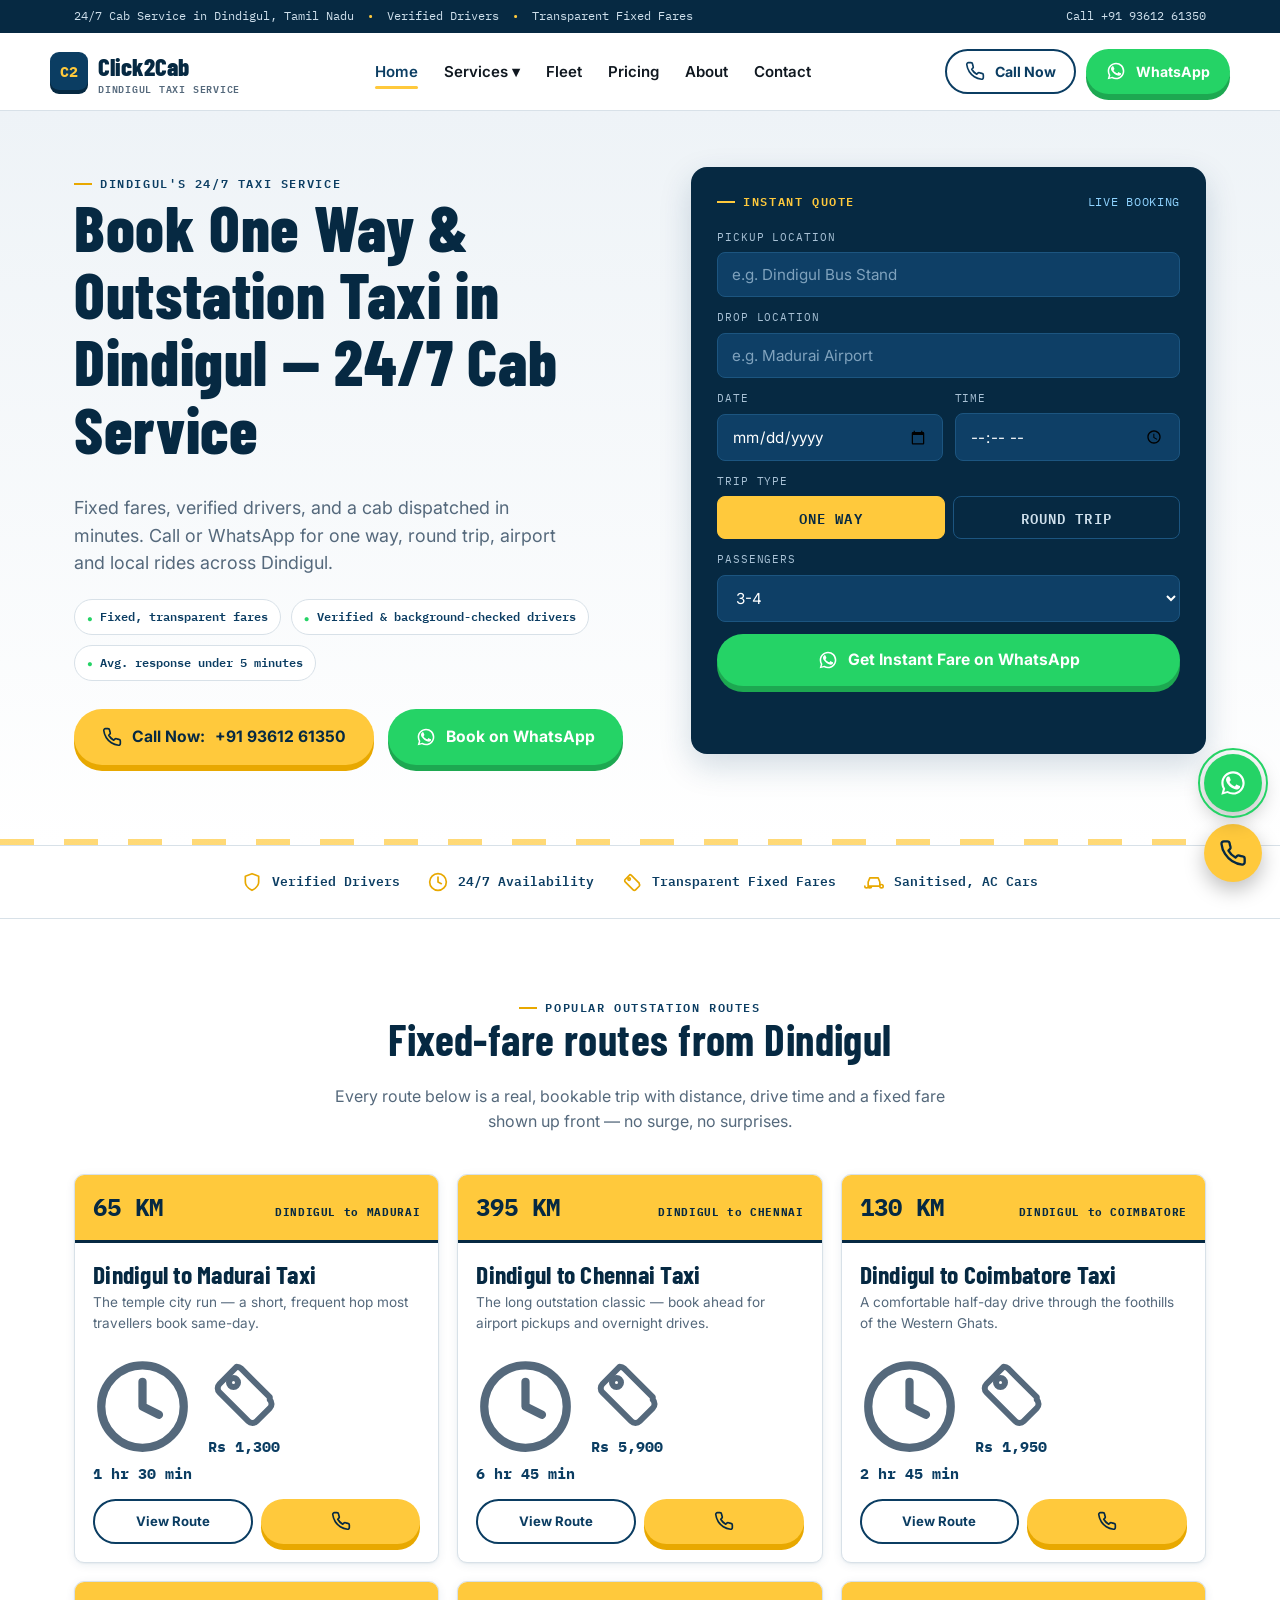
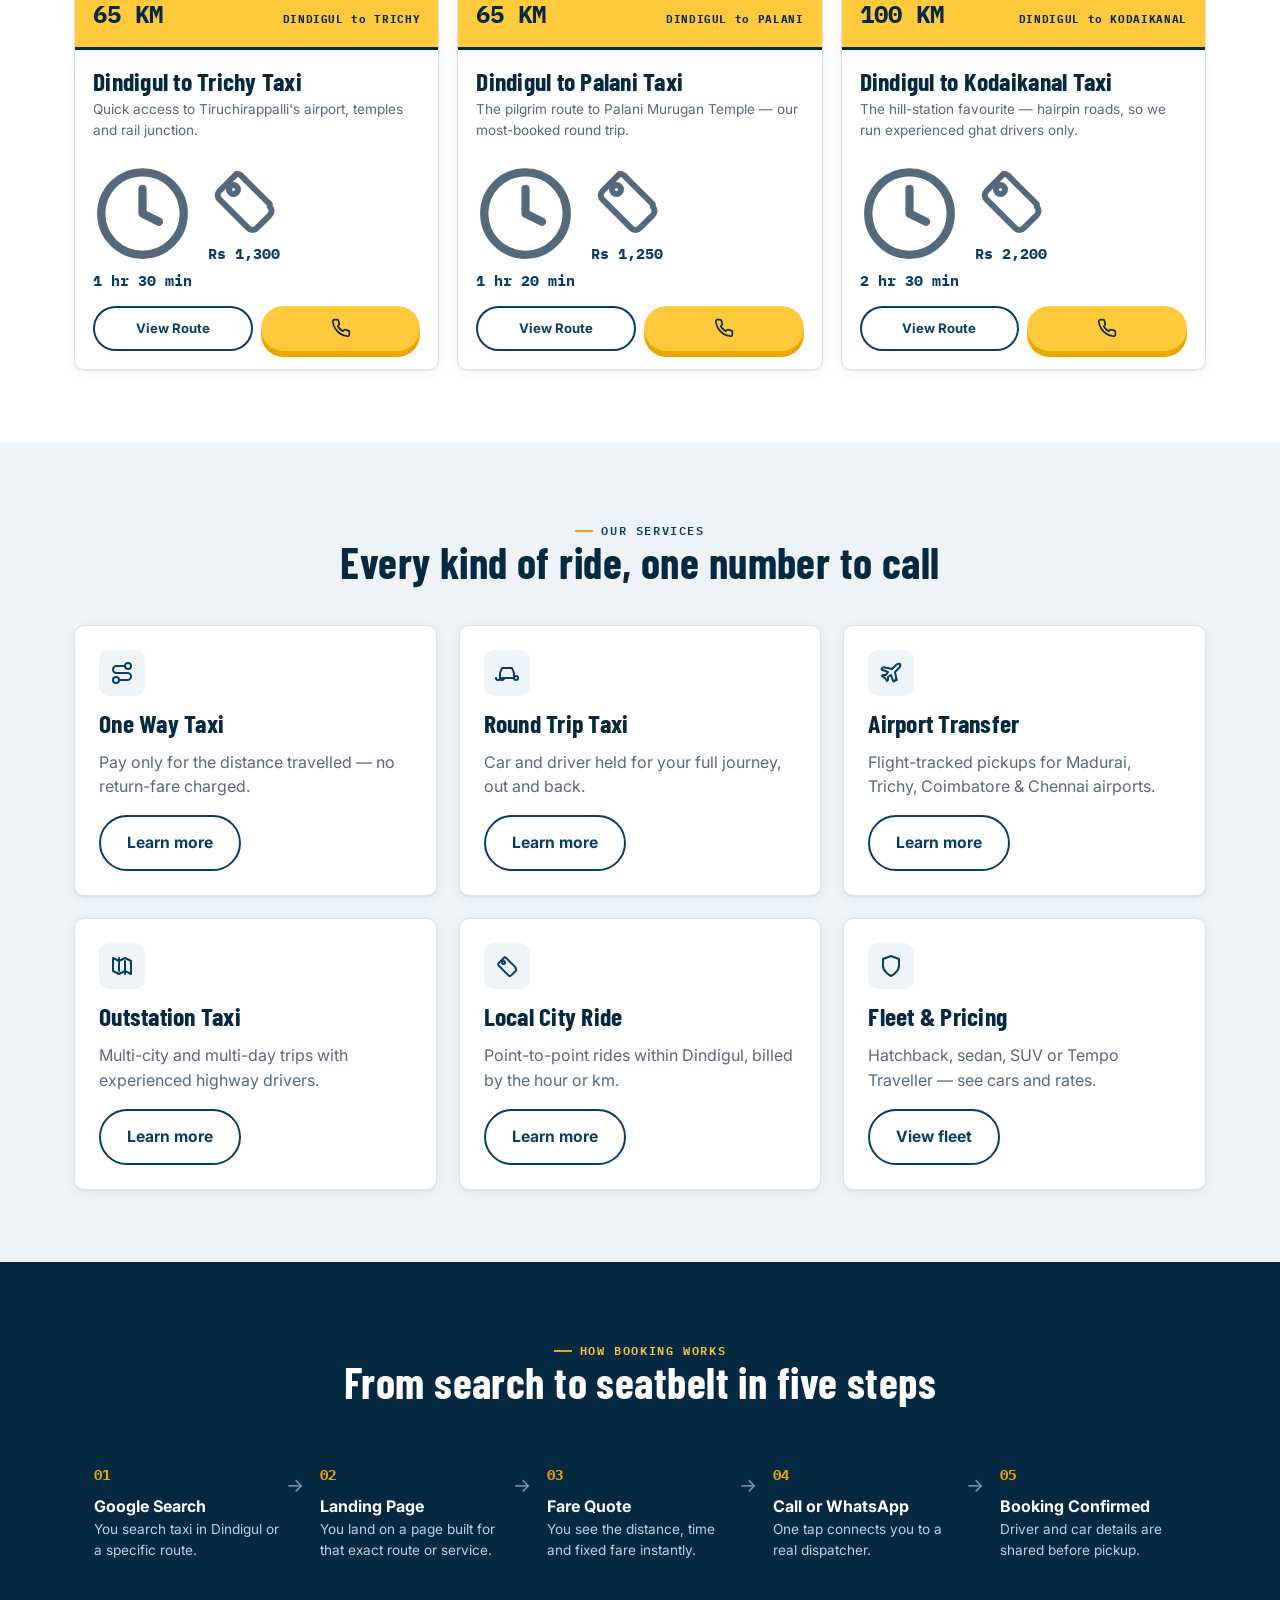
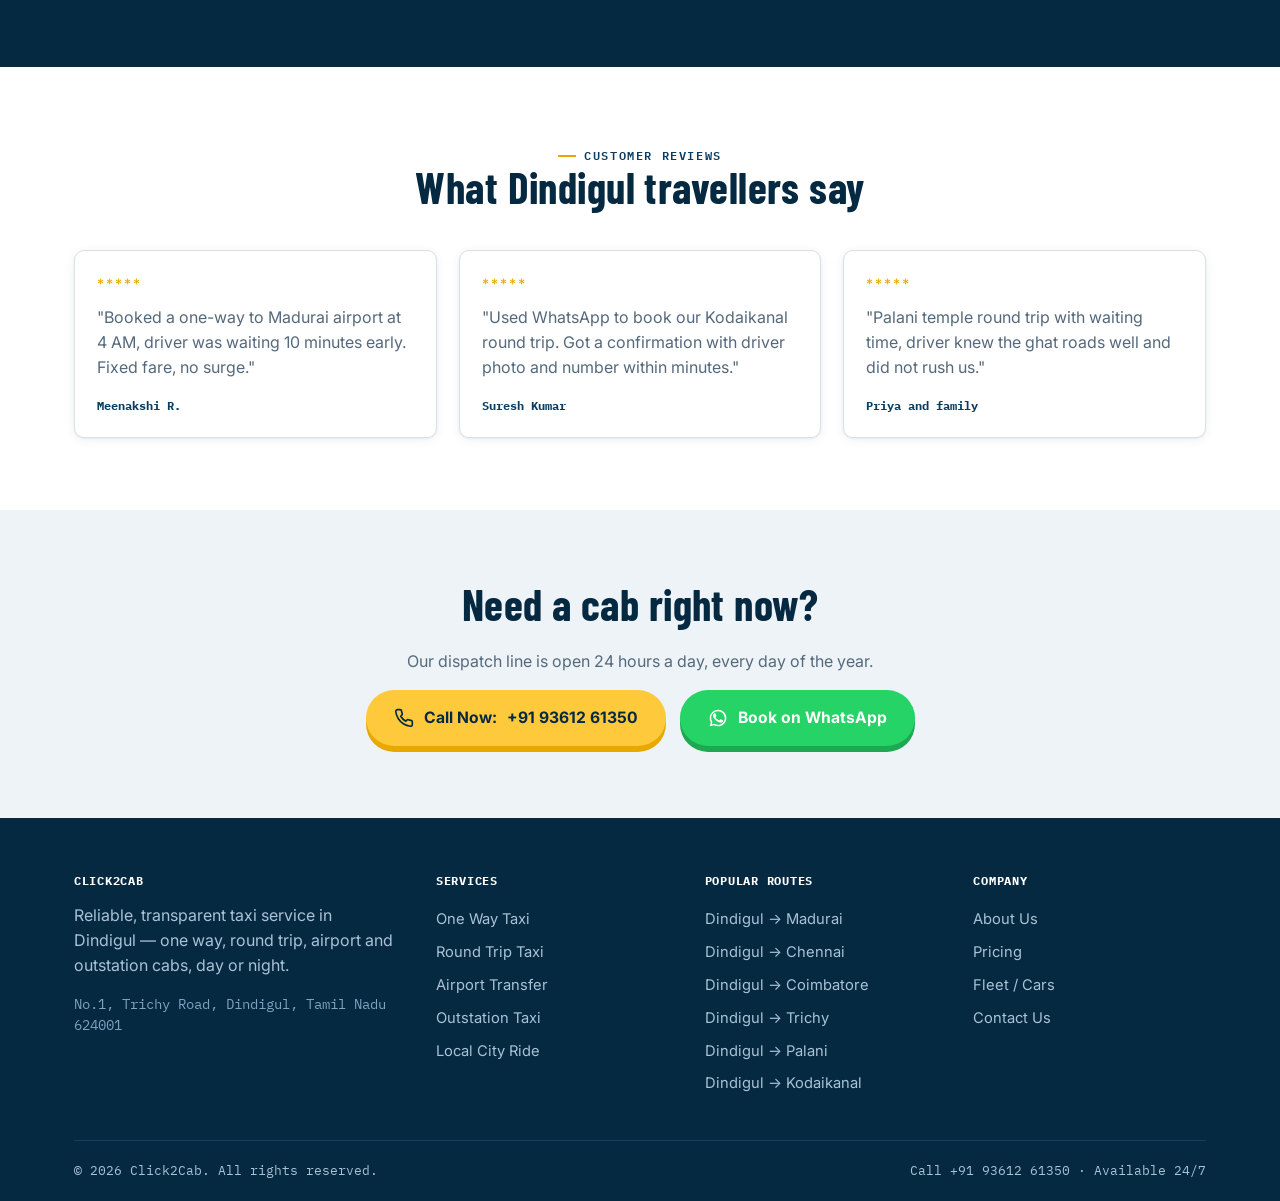
<file: click2cab-updated-number/index.html>
<!DOCTYPE html>
<!--
  CLICK2CAB WEBSITE
  ------------------
  New to this code? Start with README.md in this folder — it explains,
  in plain English, how to change the phone number, colors, fonts and
  text without breaking anything.
-->

<html lang="en">
<head>
<meta charset="UTF-8">
<meta name="viewport" content="width=device-width, initial-scale=1.0">
<title>Dindigul Taxi Service | One Way & Outstation Cab Booking - Click2Cab</title>
<meta name="description" content="Book a taxi in Dindigul in minutes. Fixed fares for one way, round trip, airport and outstation cabs to Madurai, Chennai, Coimbatore, Trichy, Palani & Kodaikanal. Call or WhatsApp, 24/7.">
<link rel="canonical" href="https://www.click2cab.in/">
<meta name="theme-color" content="#0B3D62">

<!-- Open Graph -->
<meta property="og:type" content="website">
<meta property="og:title" content="Dindigul Taxi Service | One Way & Outstation Cab Booking - Click2Cab">
<meta property="og:description" content="Book a taxi in Dindigul in minutes. Fixed fares for one way, round trip, airport and outstation cabs to Madurai, Chennai, Coimbatore, Trichy, Palani & Kodaikanal. Call or WhatsApp, 24/7.">
<meta property="og:url" content="https://www.click2cab.in/">
<meta property="og:site_name" content="Click2Cab">
<meta property="og:image" content="https://www.click2cab.in/images/og-image.jpg">
<meta name="twitter:card" content="summary_large_image">
<meta name="twitter:title" content="Dindigul Taxi Service | One Way & Outstation Cab Booking - Click2Cab">
<meta name="twitter:description" content="Book a taxi in Dindigul in minutes. Fixed fares for one way, round trip, airport and outstation cabs to Madurai, Chennai, Coimbatore, Trichy, Palani & Kodaikanal. Call or WhatsApp, 24/7.">

<link rel="icon" href="data:image/svg+xml,<svg xmlns=%22http://www.w3.org/2000/svg%22 viewBox=%220 0 100 100%22><rect width=%22100%22 height=%22100%22 rx=%2220%22 fill=%22%230B3D62%22/><text x=%2250%22 y=%2266%22 font-size=%2250%22 text-anchor=%22middle%22 fill=%22%23FFC93C%22 font-family=%22monospace%22 font-weight=%22bold%22>C2</text></svg>">
<link rel="stylesheet" href="css/style.css">
<script type="application/ld+json">{"@context": "https://schema.org", "@type": "TaxiService", "name": "Click2Cab", "image": "https://www.click2cab.in/images/og-image.jpg", "url": "https://www.click2cab.in", "telephone": "+919361261350", "priceRange": "₹₹", "address": {"@type": "PostalAddress", "streetAddress": "No.1, Trichy Road, Dindigul, Tamil Nadu 624001", "addressLocality": "Dindigul", "addressRegion": "Tamil Nadu", "postalCode": "624001", "addressCountry": "IN"}, "areaServed": "Dindigul, Tamil Nadu", "openingHoursSpecification": {"@type": "OpeningHoursSpecification", "dayOfWeek": ["Monday", "Tuesday", "Wednesday", "Thursday", "Friday", "Saturday", "Sunday"], "opens": "00:00", "closes": "23:59"}}</script>
<script type="application/ld+json">{"@context": "https://schema.org", "@type": "WebSite", "name": "Click2Cab", "url": "https://www.click2cab.in"}</script>
</head>
<body>

<!-- ============================================================
     SITE HEADER
     The top strip + logo + navigation menu. Identical on every page,
     so copy any change here into the other HTML files too.
     ============================================================ -->
<header class="site-header">
  <div class="topbar">
  <div class="container">
    <div>24/7 Cab Service in Dindigul, Tamil Nadu <span class="dot">•</span> Verified Drivers <span class="dot">•</span> Transparent Fixed Fares</div>
    <div class="flex gap-12">
      <a href="tel:+919361261350">Call <span class="js-phone-display">+91 93612 61350</span></a>
    </div>
  </div>
</div>
  <div class="container nav-wrap">
    <a class="logo" href="index.html"><span class="mark">C2</span><span>Click2Cab<span class="tag">DINDIGUL TAXI SERVICE</span></span></a>
    <nav class="primary-nav"><ul><li><a class="active" href="index.html">Home</a></li><li class="has-dropdown"><a href="outstation-taxi.html">Services ▾</a><ul class="dropdown"><li><a href="one-way-taxi.html">One Way Taxi</a></li><li><a href="round-trip-taxi.html">Round Trip Taxi</a></li><li><a href="airport-transfer.html">Airport Transfer</a></li><li><a href="outstation-taxi.html">Outstation Taxi</a></li><li><a href="local-city-ride.html">Local City Ride</a></li></ul></li><li><a class="" href="fleet.html">Fleet</a></li><li><a class="" href="pricing.html">Pricing</a></li><li><a class="" href="about.html">About</a></li><li><a class="" href="contact.html">Contact</a></li></ul></nav>
    <div class="nav-cta">
      <a class="btn btn-outline" href="tel:+919361261350"><svg viewBox="0 0 24 24" fill="none" stroke="currentColor" stroke-width="2" stroke-linecap="round" stroke-linejoin="round"><path d="M22 16.92v3a2 2 0 0 1-2.18 2 19.79 19.79 0 0 1-8.63-3.07 19.5 19.5 0 0 1-6-6 19.79 19.79 0 0 1-3.07-8.67A2 2 0 0 1 4.11 2h3a2 2 0 0 1 2 1.72c.127.96.361 1.903.7 2.81a2 2 0 0 1-.45 2.11L8.09 9.91a16 16 0 0 0 6 6l1.27-1.27a2 2 0 0 1 2.11-.45c.907.339 1.85.573 2.81.7A2 2 0 0 1 22 16.92z"/></svg> Call Now</a>
      <a class="btn btn-whatsapp" href="https://wa.me/919361261350?text=Hi%20Click2Cab,%20I%20would%20like%20to%20book%20a%20taxi." target="_blank" rel="noopener"><svg viewBox="0 0 24 24" fill="currentColor"><path d="M17.472 14.382c-.297-.149-1.758-.867-2.03-.967-.273-.099-.471-.148-.67.15-.197.297-.767.966-.94 1.164-.173.199-.347.223-.644.075-.297-.15-1.255-.463-2.39-1.475-.883-.788-1.48-1.761-1.653-2.059-.173-.297-.018-.458.13-.606.134-.133.298-.347.446-.52.149-.174.198-.298.298-.497.099-.198.05-.371-.025-.52-.075-.149-.669-1.612-.916-2.207-.242-.579-.487-.5-.669-.51-.173-.008-.371-.01-.57-.01-.198 0-.52.074-.792.372-.272.297-1.04 1.016-1.04 2.479 0 1.462 1.065 2.875 1.213 3.074.149.198 2.096 3.2 5.077 4.487.709.306 1.262.489 1.694.625.712.227 1.36.195 1.871.118.571-.085 1.758-.719 2.006-1.413.248-.694.248-1.289.173-1.413-.074-.124-.272-.198-.57-.347z"/><path d="M12.004 2c-5.514 0-9.995 4.48-9.995 9.997 0 1.762.462 3.485 1.34 5.003L2 22l5.117-1.342a9.96 9.96 0 0 0 4.885 1.28h.004c5.514 0 9.994-4.48 9.994-9.997 0-2.67-1.04-5.18-2.927-7.07A9.935 9.935 0 0 0 12.004 2zm0 18.183h-.003a8.17 8.17 0 0 1-4.17-1.142l-.299-.177-3.037.797.81-2.96-.194-.304a8.166 8.166 0 0 1-1.256-4.4c0-4.518 3.677-8.194 8.152-8.194 2.177 0 4.222.849 5.76 2.389a8.106 8.106 0 0 1 2.388 5.766c0 4.518-3.677 8.225-8.151 8.225z"/></svg> WhatsApp</a>
    </div>
    <button class="hamburger" aria-label="Toggle menu" aria-expanded="false"><span></span><span></span><span></span></button>
  </div>
</header>
<section class="hero">
  <div class="container hero-grid">
    <div class="hero-copy">
      <span class="eyebrow">Dindigul's 24/7 Taxi Service</span>
      <h1>Book One Way &amp; Outstation Taxi in Dindigul — 24/7 Cab Service</h1>
      <p class="lead">Fixed fares, verified drivers, and a cab dispatched in minutes. Call or WhatsApp for one way, round trip, airport and local rides across Dindigul.</p>
      <div class="hero-badges">
        <span class="badge">Fixed, transparent fares</span>
        <span class="badge">Verified &amp; background-checked drivers</span>
        <span class="badge">Avg. response under 5 minutes</span>
      </div>
      <div class="hero-cta-row">
        <a class="btn btn-call" href="tel:+919361261350"><svg viewBox="0 0 24 24" fill="none" stroke="currentColor" stroke-width="2" stroke-linecap="round" stroke-linejoin="round"><path d="M22 16.92v3a2 2 0 0 1-2.18 2 19.79 19.79 0 0 1-8.63-3.07 19.5 19.5 0 0 1-6-6 19.79 19.79 0 0 1-3.07-8.67A2 2 0 0 1 4.11 2h3a2 2 0 0 1 2 1.72c.127.96.361 1.903.7 2.81a2 2 0 0 1-.45 2.11L8.09 9.91a16 16 0 0 0 6 6l1.27-1.27a2 2 0 0 1 2.11-.45c.907.339 1.85.573 2.81.7A2 2 0 0 1 22 16.92z"/></svg> Call Now: <span class="js-phone-display">+91 93612 61350</span></a>
        <a class="btn btn-whatsapp" href="https://wa.me/919361261350?text=Hi%20Click2Cab,%20I%20would%20like%20to%20book%20a%20taxi." target="_blank" rel="noopener"><svg viewBox="0 0 24 24" fill="currentColor"><path d="M17.472 14.382c-.297-.149-1.758-.867-2.03-.967-.273-.099-.471-.148-.67.15-.197.297-.767.966-.94 1.164-.173.199-.347.223-.644.075-.297-.15-1.255-.463-2.39-1.475-.883-.788-1.48-1.761-1.653-2.059-.173-.297-.018-.458.13-.606.134-.133.298-.347.446-.52.149-.174.198-.298.298-.497.099-.198.05-.371-.025-.52-.075-.149-.669-1.612-.916-2.207-.242-.579-.487-.5-.669-.51-.173-.008-.371-.01-.57-.01-.198 0-.52.074-.792.372-.272.297-1.04 1.016-1.04 2.479 0 1.462 1.065 2.875 1.213 3.074.149.198 2.096 3.2 5.077 4.487.709.306 1.262.489 1.694.625.712.227 1.36.195 1.871.118.571-.085 1.758-.719 2.006-1.413.248-.694.248-1.289.173-1.413-.074-.124-.272-.198-.57-.347z"/><path d="M12.004 2c-5.514 0-9.995 4.48-9.995 9.997 0 1.762.462 3.485 1.34 5.003L2 22l5.117-1.342a9.96 9.96 0 0 0 4.885 1.28h.004c5.514 0 9.994-4.48 9.994-9.997 0-2.67-1.04-5.18-2.927-7.07A9.935 9.935 0 0 0 12.004 2zm0 18.183h-.003a8.17 8.17 0 0 1-4.17-1.142l-.299-.177-3.037.797.81-2.96-.194-.304a8.166 8.166 0 0 1-1.256-4.4c0-4.518 3.677-8.194 8.152-8.194 2.177 0 4.222.849 5.76 2.389a8.106 8.106 0 0 1 2.388 5.766c0 4.518-3.677 8.225-8.151 8.225z"/></svg> Book on WhatsApp</a>
      </div>
    </div>
    <div class="board">
  <div class="board-head">
    <span class="eyebrow">Instant Quote</span>
    <span class="led">LIVE BOOKING</span>
  </div>
  <form id="booking-form">
    <div class="field">
      <label for="pickup">Pickup Location</label>
      <input type="text" id="pickup" name="pickup" placeholder="e.g. Dindigul Bus Stand" required>
    </div>
    <div class="field">
      <label for="drop">Drop Location</label>
      <input type="text" id="drop" name="drop" placeholder="e.g. Madurai Airport" required>
    </div>
    <div class="field-row">
      <div class="field">
        <label for="date">Date</label>
        <input type="date" id="date" name="date" required>
      </div>
      <div class="field">
        <label for="time">Time</label>
        <input type="time" id="time" name="time" required>
      </div>
    </div>
    <div class="field">
      <label>Trip Type</label>
      <div class="trip-toggle">
        <label><input type="radio" name="trip" value="One Way" checked><span>One Way</span></label>
        <label><input type="radio" name="trip" value="Round Trip" ><span>Round Trip</span></label>
      </div>
    </div>
    <!-- Only shown for Round Trip -- js/script.js toggles the "hidden"
         attribute based on which Trip Type radio is selected. -->
    <div class="field" id="return-date-field" hidden>
      <label for="return-date">Return Date</label>
      <input type="date" id="return-date" name="returnDate">
    </div>
    <div class="field">
      <label for="passengers">Passengers</label>
      <select id="passengers" name="passengers">
        <option value="1-2">1-2</option>
        <option value="3-4" selected>3-4</option>
        <option value="5-6">5-6 (SUV)</option>
        <option value="7+">7+ (Tempo Traveller)</option>
      </select>
    </div>
    <button type="submit" class="btn btn-whatsapp btn-block"><svg viewBox="0 0 24 24" fill="currentColor"><path d="M17.472 14.382c-.297-.149-1.758-.867-2.03-.967-.273-.099-.471-.148-.67.15-.197.297-.767.966-.94 1.164-.173.199-.347.223-.644.075-.297-.15-1.255-.463-2.39-1.475-.883-.788-1.48-1.761-1.653-2.059-.173-.297-.018-.458.13-.606.134-.133.298-.347.446-.52.149-.174.198-.298.298-.497.099-.198.05-.371-.025-.52-.075-.149-.669-1.612-.916-2.207-.242-.579-.487-.5-.669-.51-.173-.008-.371-.01-.57-.01-.198 0-.52.074-.792.372-.272.297-1.04 1.016-1.04 2.479 0 1.462 1.065 2.875 1.213 3.074.149.198 2.096 3.2 5.077 4.487.709.306 1.262.489 1.694.625.712.227 1.36.195 1.871.118.571-.085 1.758-.719 2.006-1.413.248-.694.248-1.289.173-1.413-.074-.124-.272-.198-.57-.347z"/><path d="M12.004 2c-5.514 0-9.995 4.48-9.995 9.997 0 1.762.462 3.485 1.34 5.003L2 22l5.117-1.342a9.96 9.96 0 0 0 4.885 1.28h.004c5.514 0 9.994-4.48 9.994-9.997 0-2.67-1.04-5.18-2.927-7.07A9.935 9.935 0 0 0 12.004 2zm0 18.183h-.003a8.17 8.17 0 0 1-4.17-1.142l-.299-.177-3.037.797.81-2.96-.194-.304a8.166 8.166 0 0 1-1.256-4.4c0-4.518 3.677-8.194 8.152-8.194 2.177 0 4.222.849 5.76 2.389a8.106 8.106 0 0 1 2.388 5.766c0 4.518-3.677 8.225-8.151 8.225z"/></svg> Get Instant Fare on WhatsApp</button>
    <p class="form-msg" id="form-msg"></p>
  </form>
</div>
  </div>
</section>

<div class="trust-strip"><div class="trust-item"><svg viewBox="0 0 24 24" fill="none" stroke="currentColor" stroke-width="2" stroke-linecap="round" stroke-linejoin="round"><path d="M12 22s8-4 8-10V5l-8-3-8 3v7c0 6 8 10 8 10z"/></svg> Verified Drivers</div><div class="trust-item"><svg viewBox="0 0 24 24" fill="none" stroke="currentColor" stroke-width="2" stroke-linecap="round" stroke-linejoin="round"><circle cx="12" cy="12" r="10"/><path d="M12 6v6l4 2"/></svg> 24/7 Availability</div><div class="trust-item"><svg viewBox="0 0 24 24" fill="none" stroke="currentColor" stroke-width="2" stroke-linecap="round" stroke-linejoin="round"><path d="M20.59 13.41 11 3.83A2 2 0 0 0 9.59 3.24L3.83 9a2 2 0 0 0 0 2.83l9.58 9.58a2 2 0 0 0 2.83 0l4.35-4.35a2 2 0 0 0 0-2.83z"/><circle cx="8.5" cy="8.5" r="1.5"/></svg> Transparent Fixed Fares</div><div class="trust-item"><svg viewBox="0 0 24 24" fill="none" stroke="currentColor" stroke-width="2" stroke-linecap="round" stroke-linejoin="round"><path d="M5 17h14M5 17a2 2 0 1 0 4 0M5 17a2 2 0 1 1-4 0m4 0v-5l2-5h10l2 5v5m-14 0h14m0 0a2 2 0 1 0 4 0M19 17a2 2 0 1 1 4 0"/></svg> Sanitised, AC Cars</div></div>

<section>
  <div class="container">
    <div class="section-head">
      <span class="eyebrow">Popular Outstation Routes</span>
      <h2>Fixed-fare routes from Dindigul</h2>
      <p>Every route below is a real, bookable trip with distance, drive time and a fixed fare shown up front &mdash; no surge, no surprises.</p>
    </div>
    <div class="milestones"><div class="milestone">
      <div class="milestone-stone"><span class="km">65 KM</span><span class="unit">DINDIGUL to MADURAI</span></div>
      <div class="milestone-body">
        <h3>Dindigul to Madurai Taxi</h3>
        <p class="small">The temple city run — a short, frequent hop most travellers book same-day.</p>
        <div class="milestone-meta">
          <div><svg viewBox="0 0 24 24" fill="none" stroke="currentColor" stroke-width="2" stroke-linecap="round" stroke-linejoin="round"><circle cx="12" cy="12" r="10"/><path d="M12 6v6l4 2"/></svg> <strong class="mono">1 hr 30 min</strong></div>
          <div><svg viewBox="0 0 24 24" fill="none" stroke="currentColor" stroke-width="2" stroke-linecap="round" stroke-linejoin="round"><path d="M20.59 13.41 11 3.83A2 2 0 0 0 9.59 3.24L3.83 9a2 2 0 0 0 0 2.83l9.58 9.58a2 2 0 0 0 2.83 0l4.35-4.35a2 2 0 0 0 0-2.83z"/><circle cx="8.5" cy="8.5" r="1.5"/></svg> <strong class="mono">Rs 1,300</strong></div>
        </div>
        <div class="milestone-actions">
          <a class="btn btn-outline" href="routes/dindigul-to-madurai.html">View Route</a>
          <a class="btn btn-call" href="tel:+919361261350"><svg viewBox="0 0 24 24" fill="none" stroke="currentColor" stroke-width="2" stroke-linecap="round" stroke-linejoin="round"><path d="M22 16.92v3a2 2 0 0 1-2.18 2 19.79 19.79 0 0 1-8.63-3.07 19.5 19.5 0 0 1-6-6 19.79 19.79 0 0 1-3.07-8.67A2 2 0 0 1 4.11 2h3a2 2 0 0 1 2 1.72c.127.96.361 1.903.7 2.81a2 2 0 0 1-.45 2.11L8.09 9.91a16 16 0 0 0 6 6l1.27-1.27a2 2 0 0 1 2.11-.45c.907.339 1.85.573 2.81.7A2 2 0 0 1 22 16.92z"/></svg></a>
        </div>
      </div>
    </div><div class="milestone">
      <div class="milestone-stone"><span class="km">395 KM</span><span class="unit">DINDIGUL to CHENNAI</span></div>
      <div class="milestone-body">
        <h3>Dindigul to Chennai Taxi</h3>
        <p class="small">The long outstation classic — book ahead for airport pickups and overnight drives.</p>
        <div class="milestone-meta">
          <div><svg viewBox="0 0 24 24" fill="none" stroke="currentColor" stroke-width="2" stroke-linecap="round" stroke-linejoin="round"><circle cx="12" cy="12" r="10"/><path d="M12 6v6l4 2"/></svg> <strong class="mono">6 hr 45 min</strong></div>
          <div><svg viewBox="0 0 24 24" fill="none" stroke="currentColor" stroke-width="2" stroke-linecap="round" stroke-linejoin="round"><path d="M20.59 13.41 11 3.83A2 2 0 0 0 9.59 3.24L3.83 9a2 2 0 0 0 0 2.83l9.58 9.58a2 2 0 0 0 2.83 0l4.35-4.35a2 2 0 0 0 0-2.83z"/><circle cx="8.5" cy="8.5" r="1.5"/></svg> <strong class="mono">Rs 5,900</strong></div>
        </div>
        <div class="milestone-actions">
          <a class="btn btn-outline" href="routes/dindigul-to-chennai.html">View Route</a>
          <a class="btn btn-call" href="tel:+919361261350"><svg viewBox="0 0 24 24" fill="none" stroke="currentColor" stroke-width="2" stroke-linecap="round" stroke-linejoin="round"><path d="M22 16.92v3a2 2 0 0 1-2.18 2 19.79 19.79 0 0 1-8.63-3.07 19.5 19.5 0 0 1-6-6 19.79 19.79 0 0 1-3.07-8.67A2 2 0 0 1 4.11 2h3a2 2 0 0 1 2 1.72c.127.96.361 1.903.7 2.81a2 2 0 0 1-.45 2.11L8.09 9.91a16 16 0 0 0 6 6l1.27-1.27a2 2 0 0 1 2.11-.45c.907.339 1.85.573 2.81.7A2 2 0 0 1 22 16.92z"/></svg></a>
        </div>
      </div>
    </div><div class="milestone">
      <div class="milestone-stone"><span class="km">130 KM</span><span class="unit">DINDIGUL to COIMBATORE</span></div>
      <div class="milestone-body">
        <h3>Dindigul to Coimbatore Taxi</h3>
        <p class="small">A comfortable half-day drive through the foothills of the Western Ghats.</p>
        <div class="milestone-meta">
          <div><svg viewBox="0 0 24 24" fill="none" stroke="currentColor" stroke-width="2" stroke-linecap="round" stroke-linejoin="round"><circle cx="12" cy="12" r="10"/><path d="M12 6v6l4 2"/></svg> <strong class="mono">2 hr 45 min</strong></div>
          <div><svg viewBox="0 0 24 24" fill="none" stroke="currentColor" stroke-width="2" stroke-linecap="round" stroke-linejoin="round"><path d="M20.59 13.41 11 3.83A2 2 0 0 0 9.59 3.24L3.83 9a2 2 0 0 0 0 2.83l9.58 9.58a2 2 0 0 0 2.83 0l4.35-4.35a2 2 0 0 0 0-2.83z"/><circle cx="8.5" cy="8.5" r="1.5"/></svg> <strong class="mono">Rs 1,950</strong></div>
        </div>
        <div class="milestone-actions">
          <a class="btn btn-outline" href="routes/dindigul-to-coimbatore.html">View Route</a>
          <a class="btn btn-call" href="tel:+919361261350"><svg viewBox="0 0 24 24" fill="none" stroke="currentColor" stroke-width="2" stroke-linecap="round" stroke-linejoin="round"><path d="M22 16.92v3a2 2 0 0 1-2.18 2 19.79 19.79 0 0 1-8.63-3.07 19.5 19.5 0 0 1-6-6 19.79 19.79 0 0 1-3.07-8.67A2 2 0 0 1 4.11 2h3a2 2 0 0 1 2 1.72c.127.96.361 1.903.7 2.81a2 2 0 0 1-.45 2.11L8.09 9.91a16 16 0 0 0 6 6l1.27-1.27a2 2 0 0 1 2.11-.45c.907.339 1.85.573 2.81.7A2 2 0 0 1 22 16.92z"/></svg></a>
        </div>
      </div>
    </div><div class="milestone">
      <div class="milestone-stone"><span class="km">65 KM</span><span class="unit">DINDIGUL to TRICHY</span></div>
      <div class="milestone-body">
        <h3>Dindigul to Trichy Taxi</h3>
        <p class="small">Quick access to Tiruchirappalli's airport, temples and rail junction.</p>
        <div class="milestone-meta">
          <div><svg viewBox="0 0 24 24" fill="none" stroke="currentColor" stroke-width="2" stroke-linecap="round" stroke-linejoin="round"><circle cx="12" cy="12" r="10"/><path d="M12 6v6l4 2"/></svg> <strong class="mono">1 hr 30 min</strong></div>
          <div><svg viewBox="0 0 24 24" fill="none" stroke="currentColor" stroke-width="2" stroke-linecap="round" stroke-linejoin="round"><path d="M20.59 13.41 11 3.83A2 2 0 0 0 9.59 3.24L3.83 9a2 2 0 0 0 0 2.83l9.58 9.58a2 2 0 0 0 2.83 0l4.35-4.35a2 2 0 0 0 0-2.83z"/><circle cx="8.5" cy="8.5" r="1.5"/></svg> <strong class="mono">Rs 1,300</strong></div>
        </div>
        <div class="milestone-actions">
          <a class="btn btn-outline" href="routes/dindigul-to-trichy.html">View Route</a>
          <a class="btn btn-call" href="tel:+919361261350"><svg viewBox="0 0 24 24" fill="none" stroke="currentColor" stroke-width="2" stroke-linecap="round" stroke-linejoin="round"><path d="M22 16.92v3a2 2 0 0 1-2.18 2 19.79 19.79 0 0 1-8.63-3.07 19.5 19.5 0 0 1-6-6 19.79 19.79 0 0 1-3.07-8.67A2 2 0 0 1 4.11 2h3a2 2 0 0 1 2 1.72c.127.96.361 1.903.7 2.81a2 2 0 0 1-.45 2.11L8.09 9.91a16 16 0 0 0 6 6l1.27-1.27a2 2 0 0 1 2.11-.45c.907.339 1.85.573 2.81.7A2 2 0 0 1 22 16.92z"/></svg></a>
        </div>
      </div>
    </div><div class="milestone">
      <div class="milestone-stone"><span class="km">65 KM</span><span class="unit">DINDIGUL to PALANI</span></div>
      <div class="milestone-body">
        <h3>Dindigul to Palani Taxi</h3>
        <p class="small">The pilgrim route to Palani Murugan Temple — our most-booked round trip.</p>
        <div class="milestone-meta">
          <div><svg viewBox="0 0 24 24" fill="none" stroke="currentColor" stroke-width="2" stroke-linecap="round" stroke-linejoin="round"><circle cx="12" cy="12" r="10"/><path d="M12 6v6l4 2"/></svg> <strong class="mono">1 hr 20 min</strong></div>
          <div><svg viewBox="0 0 24 24" fill="none" stroke="currentColor" stroke-width="2" stroke-linecap="round" stroke-linejoin="round"><path d="M20.59 13.41 11 3.83A2 2 0 0 0 9.59 3.24L3.83 9a2 2 0 0 0 0 2.83l9.58 9.58a2 2 0 0 0 2.83 0l4.35-4.35a2 2 0 0 0 0-2.83z"/><circle cx="8.5" cy="8.5" r="1.5"/></svg> <strong class="mono">Rs 1,250</strong></div>
        </div>
        <div class="milestone-actions">
          <a class="btn btn-outline" href="routes/dindigul-to-palani.html">View Route</a>
          <a class="btn btn-call" href="tel:+919361261350"><svg viewBox="0 0 24 24" fill="none" stroke="currentColor" stroke-width="2" stroke-linecap="round" stroke-linejoin="round"><path d="M22 16.92v3a2 2 0 0 1-2.18 2 19.79 19.79 0 0 1-8.63-3.07 19.5 19.5 0 0 1-6-6 19.79 19.79 0 0 1-3.07-8.67A2 2 0 0 1 4.11 2h3a2 2 0 0 1 2 1.72c.127.96.361 1.903.7 2.81a2 2 0 0 1-.45 2.11L8.09 9.91a16 16 0 0 0 6 6l1.27-1.27a2 2 0 0 1 2.11-.45c.907.339 1.85.573 2.81.7A2 2 0 0 1 22 16.92z"/></svg></a>
        </div>
      </div>
    </div><div class="milestone">
      <div class="milestone-stone"><span class="km">100 KM</span><span class="unit">DINDIGUL to KODAIKANAL</span></div>
      <div class="milestone-body">
        <h3>Dindigul to Kodaikanal Taxi</h3>
        <p class="small">The hill-station favourite — hairpin roads, so we run experienced ghat drivers only.</p>
        <div class="milestone-meta">
          <div><svg viewBox="0 0 24 24" fill="none" stroke="currentColor" stroke-width="2" stroke-linecap="round" stroke-linejoin="round"><circle cx="12" cy="12" r="10"/><path d="M12 6v6l4 2"/></svg> <strong class="mono">2 hr 30 min</strong></div>
          <div><svg viewBox="0 0 24 24" fill="none" stroke="currentColor" stroke-width="2" stroke-linecap="round" stroke-linejoin="round"><path d="M20.59 13.41 11 3.83A2 2 0 0 0 9.59 3.24L3.83 9a2 2 0 0 0 0 2.83l9.58 9.58a2 2 0 0 0 2.83 0l4.35-4.35a2 2 0 0 0 0-2.83z"/><circle cx="8.5" cy="8.5" r="1.5"/></svg> <strong class="mono">Rs 2,200</strong></div>
        </div>
        <div class="milestone-actions">
          <a class="btn btn-outline" href="routes/dindigul-to-kodaikanal.html">View Route</a>
          <a class="btn btn-call" href="tel:+919361261350"><svg viewBox="0 0 24 24" fill="none" stroke="currentColor" stroke-width="2" stroke-linecap="round" stroke-linejoin="round"><path d="M22 16.92v3a2 2 0 0 1-2.18 2 19.79 19.79 0 0 1-8.63-3.07 19.5 19.5 0 0 1-6-6 19.79 19.79 0 0 1-3.07-8.67A2 2 0 0 1 4.11 2h3a2 2 0 0 1 2 1.72c.127.96.361 1.903.7 2.81a2 2 0 0 1-.45 2.11L8.09 9.91a16 16 0 0 0 6 6l1.27-1.27a2 2 0 0 1 2.11-.45c.907.339 1.85.573 2.81.7A2 2 0 0 1 22 16.92z"/></svg></a>
        </div>
      </div>
    </div></div>
  </div>
</section>

<section class="bg-sky">
  <div class="container">
    <div class="section-head">
      <span class="eyebrow">Our Services</span>
      <h2>Every kind of ride, one number to call</h2>
    </div>
    <div class="grid-3">
      <div class="card"><div class="icon-tile"><svg viewBox="0 0 24 24" fill="none" stroke="currentColor" stroke-width="2" stroke-linecap="round" stroke-linejoin="round"><circle cx="6" cy="19" r="3"/><circle cx="18" cy="5" r="3"/><path d="M9 19h8.5a3.5 3.5 0 0 0 0-7h-11a3.5 3.5 0 0 1 0-7H15"/></svg></div><h3>One Way Taxi</h3><p>Pay only for the distance travelled &mdash; no return-fare charged.</p><a class="btn btn-outline" href="one-way-taxi.html">Learn more</a></div>
      <div class="card"><div class="icon-tile"><svg viewBox="0 0 24 24" fill="none" stroke="currentColor" stroke-width="2" stroke-linecap="round" stroke-linejoin="round"><path d="M5 17h14M5 17a2 2 0 1 0 4 0M5 17a2 2 0 1 1-4 0m4 0v-5l2-5h10l2 5v5m-14 0h14m0 0a2 2 0 1 0 4 0M19 17a2 2 0 1 1 4 0"/></svg></div><h3>Round Trip Taxi</h3><p>Car and driver held for your full journey, out and back.</p><a class="btn btn-outline" href="round-trip-taxi.html">Learn more</a></div>
      <div class="card"><div class="icon-tile"><svg viewBox="0 0 24 24" fill="none" stroke="currentColor" stroke-width="2" stroke-linecap="round" stroke-linejoin="round"><path d="M17.8 19.2 16 11l3.5-3.5C21 6 21.5 4 21 3c-1-.5-3 0-4.5 1.5L13 8 4.8 6.2c-.5-.1-1 .1-1.3.5l-.7.8c-.4.4-.2 1 .3 1.2L9 11l-2 3H4l-1 1 3 2 2 3 1-1v-3l3-2 2.1 5.9c.2.5.8.7 1.2.3l.8-.7c.3-.3.5-.8.4-1.3z"/></svg></div><h3>Airport Transfer</h3><p>Flight-tracked pickups for Madurai, Trichy, Coimbatore &amp; Chennai airports.</p><a class="btn btn-outline" href="airport-transfer.html">Learn more</a></div>
      <div class="card"><div class="icon-tile"><svg viewBox="0 0 24 24" fill="none" stroke="currentColor" stroke-width="2" stroke-linecap="round" stroke-linejoin="round"><path d="M9 20l-6-3V4l6 3 6-3 6 3v13l-6-3-6 3z"/><path d="M9 4v13M15 7v13"/></svg></div><h3>Outstation Taxi</h3><p>Multi-city and multi-day trips with experienced highway drivers.</p><a class="btn btn-outline" href="outstation-taxi.html">Learn more</a></div>
      <div class="card"><div class="icon-tile"><svg viewBox="0 0 24 24" fill="none" stroke="currentColor" stroke-width="2" stroke-linecap="round" stroke-linejoin="round"><path d="M20.59 13.41 11 3.83A2 2 0 0 0 9.59 3.24L3.83 9a2 2 0 0 0 0 2.83l9.58 9.58a2 2 0 0 0 2.83 0l4.35-4.35a2 2 0 0 0 0-2.83z"/><circle cx="8.5" cy="8.5" r="1.5"/></svg></div><h3>Local City Ride</h3><p>Point-to-point rides within Dindigul, billed by the hour or km.</p><a class="btn btn-outline" href="local-city-ride.html">Learn more</a></div>
      <div class="card"><div class="icon-tile"><svg viewBox="0 0 24 24" fill="none" stroke="currentColor" stroke-width="2" stroke-linecap="round" stroke-linejoin="round"><path d="M12 22s8-4 8-10V5l-8-3-8 3v7c0 6 8 10 8 10z"/></svg></div><h3>Fleet &amp; Pricing</h3><p>Hatchback, sedan, SUV or Tempo Traveller &mdash; see cars and rates.</p><a class="btn btn-outline" href="fleet.html">View fleet</a></div>
    </div>
  </div>
</section>

<section class="bg-blue">
  <div class="container">
    <div class="section-head">
      <span class="eyebrow" style="color:var(--stone-yellow)">How Booking Works</span>
      <h2>From search to seatbelt in five steps</h2>
    </div>
    <div class="steps"><div class="step"><span class="step-num">01</span><strong>Google Search</strong><p class="small">You search taxi in Dindigul or a specific route.</p></div><div class="step"><span class="step-num">02</span><strong>Landing Page</strong><p class="small">You land on a page built for that exact route or service.</p></div><div class="step"><span class="step-num">03</span><strong>Fare Quote</strong><p class="small">You see the distance, time and fixed fare instantly.</p></div><div class="step"><span class="step-num">04</span><strong>Call or WhatsApp</strong><p class="small">One tap connects you to a real dispatcher.</p></div><div class="step"><span class="step-num">05</span><strong>Booking Confirmed</strong><p class="small">Driver and car details are shared before pickup.</p></div></div>
  </div>
</section>

<section>
  <div class="container">
    <div class="section-head">
      <span class="eyebrow">Customer Reviews</span>
      <h2>What Dindigul travellers say</h2>
    </div>
    <div class="grid-3"><div class="review"><div class="stars">*****</div><p>"Booked a one-way to Madurai airport at 4 AM, driver was waiting 10 minutes early. Fixed fare, no surge."</p><div class="review-name">Meenakshi R.</div></div><div class="review"><div class="stars">*****</div><p>"Used WhatsApp to book our Kodaikanal round trip. Got a confirmation with driver photo and number within minutes."</p><div class="review-name">Suresh Kumar</div></div><div class="review"><div class="stars">*****</div><p>"Palani temple round trip with waiting time, driver knew the ghat roads well and did not rush us."</p><div class="review-name">Priya and family</div></div></div>
  </div>
</section>

<section class="bg-sky">
  <div class="container text-center">
    <h2>Need a cab right now?</h2>
    <p>Our dispatch line is open 24 hours a day, every day of the year.</p>
    <div class="hero-cta-row" style="justify-content:center;">
      <a class="btn btn-call" href="tel:+919361261350"><svg viewBox="0 0 24 24" fill="none" stroke="currentColor" stroke-width="2" stroke-linecap="round" stroke-linejoin="round"><path d="M22 16.92v3a2 2 0 0 1-2.18 2 19.79 19.79 0 0 1-8.63-3.07 19.5 19.5 0 0 1-6-6 19.79 19.79 0 0 1-3.07-8.67A2 2 0 0 1 4.11 2h3a2 2 0 0 1 2 1.72c.127.96.361 1.903.7 2.81a2 2 0 0 1-.45 2.11L8.09 9.91a16 16 0 0 0 6 6l1.27-1.27a2 2 0 0 1 2.11-.45c.907.339 1.85.573 2.81.7A2 2 0 0 1 22 16.92z"/></svg> Call Now: <span class="js-phone-display">+91 93612 61350</span></a>
      <a class="btn btn-whatsapp" href="https://wa.me/919361261350?text=Hi%20Click2Cab,%20I%20would%20like%20to%20book%20a%20taxi." target="_blank" rel="noopener"><svg viewBox="0 0 24 24" fill="currentColor"><path d="M17.472 14.382c-.297-.149-1.758-.867-2.03-.967-.273-.099-.471-.148-.67.15-.197.297-.767.966-.94 1.164-.173.199-.347.223-.644.075-.297-.15-1.255-.463-2.39-1.475-.883-.788-1.48-1.761-1.653-2.059-.173-.297-.018-.458.13-.606.134-.133.298-.347.446-.52.149-.174.198-.298.298-.497.099-.198.05-.371-.025-.52-.075-.149-.669-1.612-.916-2.207-.242-.579-.487-.5-.669-.51-.173-.008-.371-.01-.57-.01-.198 0-.52.074-.792.372-.272.297-1.04 1.016-1.04 2.479 0 1.462 1.065 2.875 1.213 3.074.149.198 2.096 3.2 5.077 4.487.709.306 1.262.489 1.694.625.712.227 1.36.195 1.871.118.571-.085 1.758-.719 2.006-1.413.248-.694.248-1.289.173-1.413-.074-.124-.272-.198-.57-.347z"/><path d="M12.004 2c-5.514 0-9.995 4.48-9.995 9.997 0 1.762.462 3.485 1.34 5.003L2 22l5.117-1.342a9.96 9.96 0 0 0 4.885 1.28h.004c5.514 0 9.994-4.48 9.994-9.997 0-2.67-1.04-5.18-2.927-7.07A9.935 9.935 0 0 0 12.004 2zm0 18.183h-.003a8.17 8.17 0 0 1-4.17-1.142l-.299-.177-3.037.797.81-2.96-.194-.304a8.166 8.166 0 0 1-1.256-4.4c0-4.518 3.677-8.194 8.152-8.194 2.177 0 4.222.849 5.76 2.389a8.106 8.106 0 0 1 2.388 5.766c0 4.518-3.677 8.225-8.151 8.225z"/></svg> Book on WhatsApp</a>
    </div>
  </div>
</section>

<!-- ============================================================
     SITE FOOTER
     Company info, quick links and copyright line. Identical on
     every page.
     ============================================================ -->
<footer class="site-footer">
  <div class="container">
    <div class="footer-grid">
      <div>
        <h4>Click2Cab</h4>
        <p style="color:#a9c2d6; max-width:32ch;">Reliable, transparent taxi service in Dindigul — one way, round trip, airport and outstation cabs, day or night.</p>
        <p class="mono small" style="color:#7fa2bd;">No.1, Trichy Road, Dindigul, Tamil Nadu 624001</p>
      </div>
      <div>
        <h4>Services</h4>
        <a href="one-way-taxi.html">One Way Taxi</a><a href="round-trip-taxi.html">Round Trip Taxi</a><a href="airport-transfer.html">Airport Transfer</a><a href="outstation-taxi.html">Outstation Taxi</a><a href="local-city-ride.html">Local City Ride</a>
      </div>
      <div>
        <h4>Popular Routes</h4>
        <a href="routes/dindigul-to-madurai.html">Dindigul → Madurai</a><a href="routes/dindigul-to-chennai.html">Dindigul → Chennai</a><a href="routes/dindigul-to-coimbatore.html">Dindigul → Coimbatore</a><a href="routes/dindigul-to-trichy.html">Dindigul → Trichy</a><a href="routes/dindigul-to-palani.html">Dindigul → Palani</a><a href="routes/dindigul-to-kodaikanal.html">Dindigul → Kodaikanal</a>
      </div>
      <div>
        <h4>Company</h4>
        <a href="about.html">About Us</a>
        <a href="pricing.html">Pricing</a>
        <a href="fleet.html">Fleet / Cars</a>
        <a href="contact.html">Contact Us</a>
      </div>
    </div>
    <div class="footer-bottom">
      <span>© 2026 Click2Cab. All rights reserved.</span>
      <span>Call <span class="js-phone-display">+91 93612 61350</span> · Available 24/7</span>
    </div>
  </div>
</footer>
<!-- ============================================================
     FLOATING CALL / WHATSAPP BUTTONS (bottom-right, desktop)
     ============================================================ -->
<div class="floating-actions">
  <a class="fab fab-whatsapp fab-pulse" href="https://wa.me/919361261350?text=Hi%20Click2Cab,%20I%20would%20like%20to%20book%20a%20taxi." target="_blank" rel="noopener" aria-label="Book on WhatsApp"><svg viewBox="0 0 24 24" fill="currentColor"><path d="M17.472 14.382c-.297-.149-1.758-.867-2.03-.967-.273-.099-.471-.148-.67.15-.197.297-.767.966-.94 1.164-.173.199-.347.223-.644.075-.297-.15-1.255-.463-2.39-1.475-.883-.788-1.48-1.761-1.653-2.059-.173-.297-.018-.458.13-.606.134-.133.298-.347.446-.52.149-.174.198-.298.298-.497.099-.198.05-.371-.025-.52-.075-.149-.669-1.612-.916-2.207-.242-.579-.487-.5-.669-.51-.173-.008-.371-.01-.57-.01-.198 0-.52.074-.792.372-.272.297-1.04 1.016-1.04 2.479 0 1.462 1.065 2.875 1.213 3.074.149.198 2.096 3.2 5.077 4.487.709.306 1.262.489 1.694.625.712.227 1.36.195 1.871.118.571-.085 1.758-.719 2.006-1.413.248-.694.248-1.289.173-1.413-.074-.124-.272-.198-.57-.347z"/><path d="M12.004 2c-5.514 0-9.995 4.48-9.995 9.997 0 1.762.462 3.485 1.34 5.003L2 22l5.117-1.342a9.96 9.96 0 0 0 4.885 1.28h.004c5.514 0 9.994-4.48 9.994-9.997 0-2.67-1.04-5.18-2.927-7.07A9.935 9.935 0 0 0 12.004 2zm0 18.183h-.003a8.17 8.17 0 0 1-4.17-1.142l-.299-.177-3.037.797.81-2.96-.194-.304a8.166 8.166 0 0 1-1.256-4.4c0-4.518 3.677-8.194 8.152-8.194 2.177 0 4.222.849 5.76 2.389a8.106 8.106 0 0 1 2.388 5.766c0 4.518-3.677 8.225-8.151 8.225z"/></svg></a>
  <a class="fab fab-call" href="tel:+919361261350" aria-label="Call Now"><svg viewBox="0 0 24 24" fill="none" stroke="currentColor" stroke-width="2" stroke-linecap="round" stroke-linejoin="round"><path d="M22 16.92v3a2 2 0 0 1-2.18 2 19.79 19.79 0 0 1-8.63-3.07 19.5 19.5 0 0 1-6-6 19.79 19.79 0 0 1-3.07-8.67A2 2 0 0 1 4.11 2h3a2 2 0 0 1 2 1.72c.127.96.361 1.903.7 2.81a2 2 0 0 1-.45 2.11L8.09 9.91a16 16 0 0 0 6 6l1.27-1.27a2 2 0 0 1 2.11-.45c.907.339 1.85.573 2.81.7A2 2 0 0 1 22 16.92z"/></svg></a>
</div>

<!-- ============================================================
     STICKY CALL / WHATSAPP BAR (bottom of screen, mobile only)
     ============================================================ -->
<div class="mobile-bar">
  <a class="call" href="tel:+919361261350"><svg viewBox="0 0 24 24" fill="none" stroke="currentColor" stroke-width="2" stroke-linecap="round" stroke-linejoin="round"><path d="M22 16.92v3a2 2 0 0 1-2.18 2 19.79 19.79 0 0 1-8.63-3.07 19.5 19.5 0 0 1-6-6 19.79 19.79 0 0 1-3.07-8.67A2 2 0 0 1 4.11 2h3a2 2 0 0 1 2 1.72c.127.96.361 1.903.7 2.81a2 2 0 0 1-.45 2.11L8.09 9.91a16 16 0 0 0 6 6l1.27-1.27a2 2 0 0 1 2.11-.45c.907.339 1.85.573 2.81.7A2 2 0 0 1 22 16.92z"/></svg> Call Now</a>
  <a class="wa" href="https://wa.me/919361261350?text=Hi%20Click2Cab,%20I%20would%20like%20to%20book%20a%20taxi." target="_blank" rel="noopener"><svg viewBox="0 0 24 24" fill="currentColor"><path d="M17.472 14.382c-.297-.149-1.758-.867-2.03-.967-.273-.099-.471-.148-.67.15-.197.297-.767.966-.94 1.164-.173.199-.347.223-.644.075-.297-.15-1.255-.463-2.39-1.475-.883-.788-1.48-1.761-1.653-2.059-.173-.297-.018-.458.13-.606.134-.133.298-.347.446-.52.149-.174.198-.298.298-.497.099-.198.05-.371-.025-.52-.075-.149-.669-1.612-.916-2.207-.242-.579-.487-.5-.669-.51-.173-.008-.371-.01-.57-.01-.198 0-.52.074-.792.372-.272.297-1.04 1.016-1.04 2.479 0 1.462 1.065 2.875 1.213 3.074.149.198 2.096 3.2 5.077 4.487.709.306 1.262.489 1.694.625.712.227 1.36.195 1.871.118.571-.085 1.758-.719 2.006-1.413.248-.694.248-1.289.173-1.413-.074-.124-.272-.198-.57-.347z"/><path d="M12.004 2c-5.514 0-9.995 4.48-9.995 9.997 0 1.762.462 3.485 1.34 5.003L2 22l5.117-1.342a9.96 9.96 0 0 0 4.885 1.28h.004c5.514 0 9.994-4.48 9.994-9.997 0-2.67-1.04-5.18-2.927-7.07A9.935 9.935 0 0 0 12.004 2zm0 18.183h-.003a8.17 8.17 0 0 1-4.17-1.142l-.299-.177-3.037.797.81-2.96-.194-.304a8.166 8.166 0 0 1-1.256-4.4c0-4.518 3.677-8.194 8.152-8.194 2.177 0 4.222.849 5.76 2.389a8.106 8.106 0 0 1 2.388 5.766c0 4.518-3.677 8.225-8.151 8.225z"/></svg> WhatsApp</a>
</div>

<!-- Shared site behaviour: mobile menu, booking form, and keeping
     every phone/WhatsApp link in sync with js/script.js CONFIG. -->
<script src="js/script.js"></script>
</body></html>
</file>
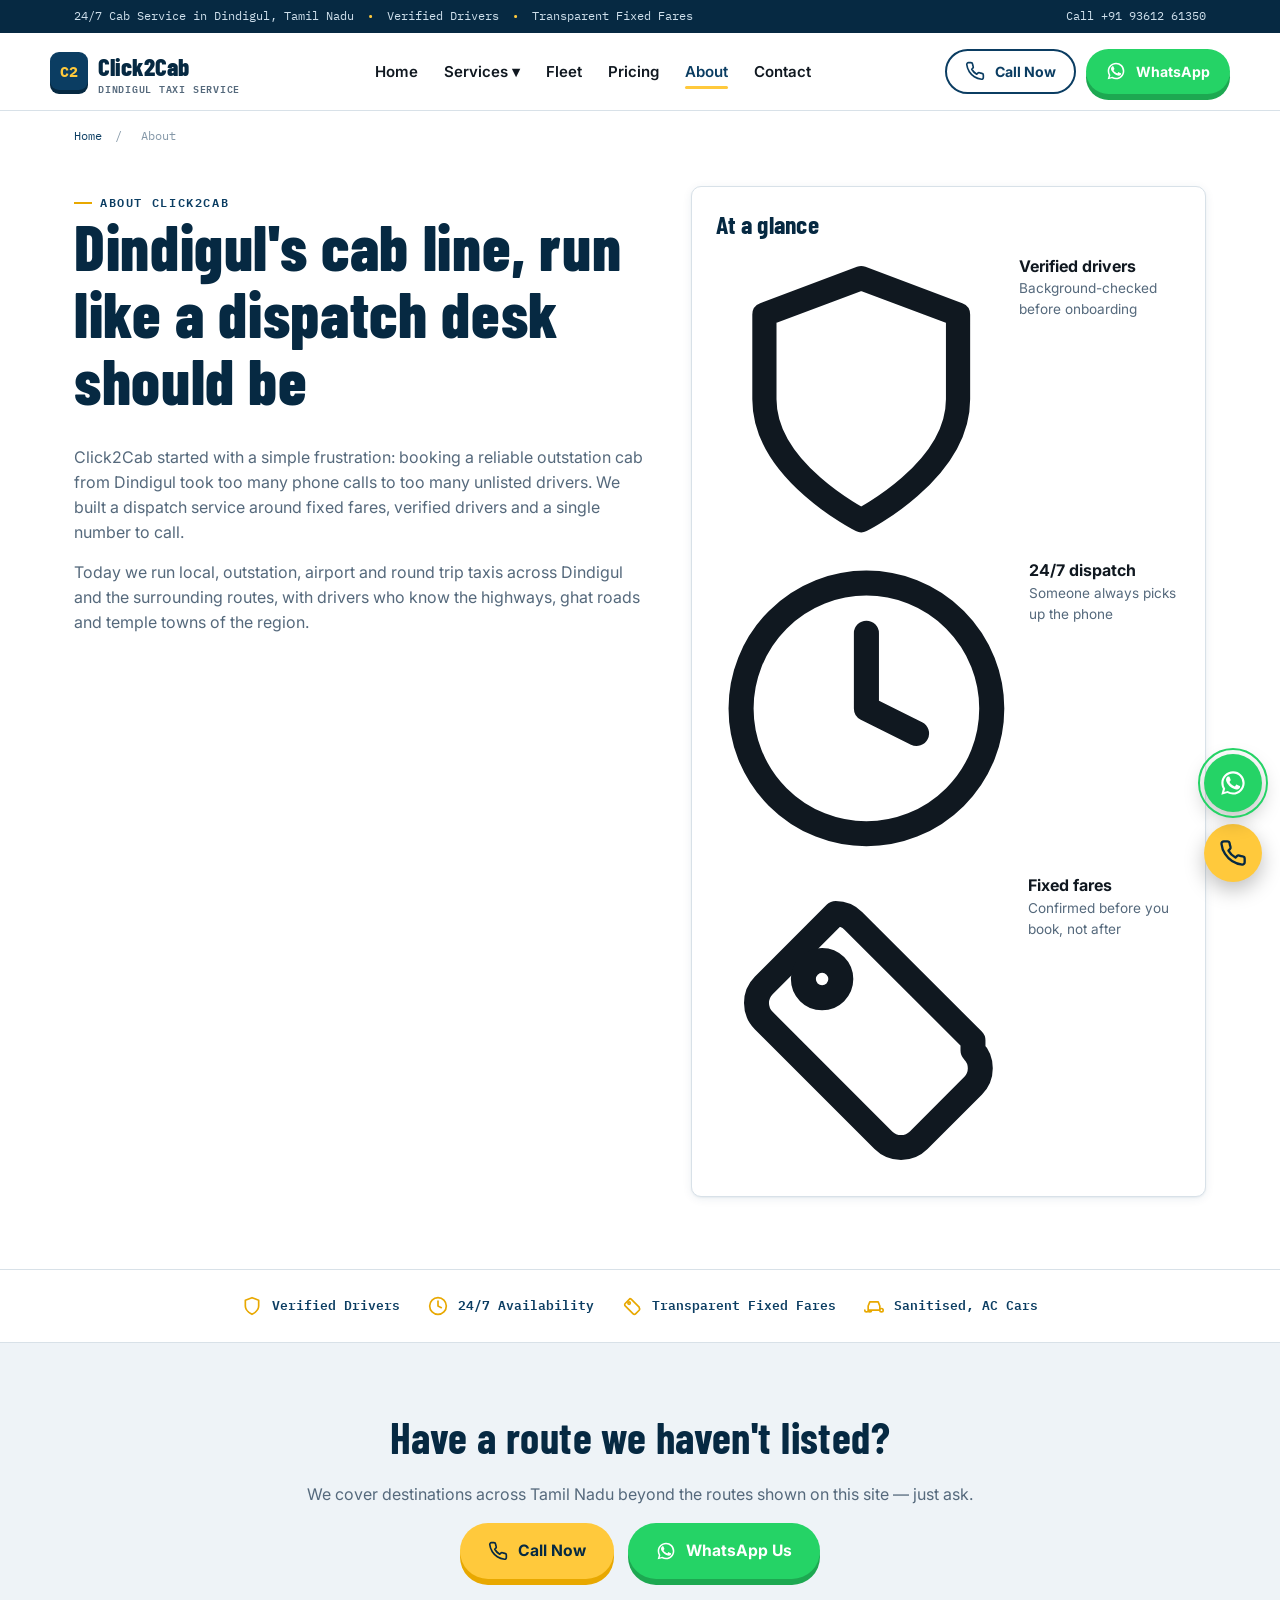
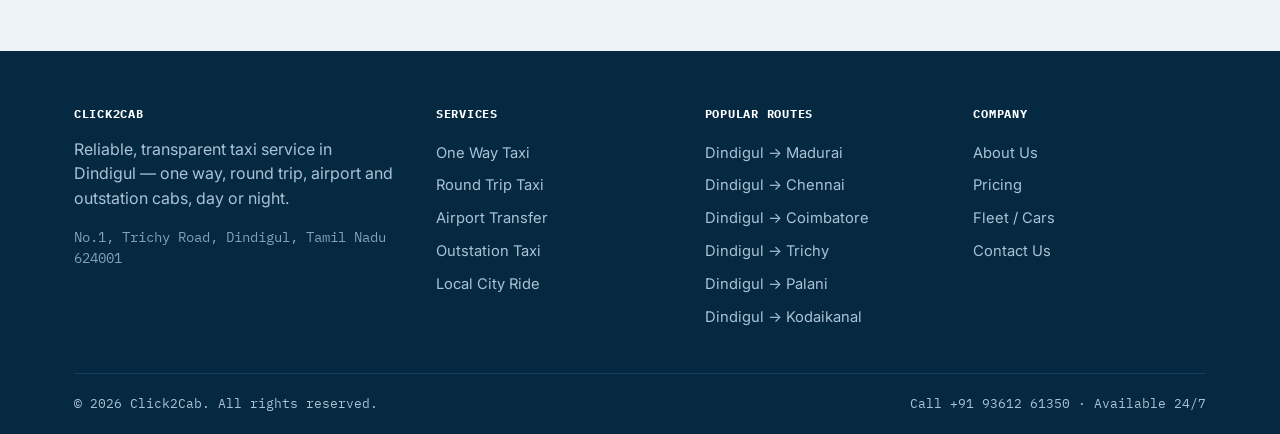
<file: click2cab-updated-number/about.html>
<!DOCTYPE html>
<!--
  CLICK2CAB WEBSITE
  ------------------
  New to this code? Start with README.md in this folder — it explains,
  in plain English, how to change the phone number, colors, fonts and
  text without breaking anything.
-->

<html lang="en">
<head>
<meta charset="UTF-8">
<meta name="viewport" content="width=device-width, initial-scale=1.0">
<title>About Us | Click2Cab Taxi Service Dindigul</title>
<meta name="description" content="Learn about Click2Cab, a Dindigul-based taxi service offering fixed-fare local, outstation and airport cabs with verified drivers, available 24/7.">
<link rel="canonical" href="https://www.click2cab.in/about.html">
<meta name="theme-color" content="#0B3D62">

<!-- Open Graph -->
<meta property="og:type" content="website">
<meta property="og:title" content="About Us | Click2Cab Taxi Service Dindigul">
<meta property="og:description" content="Learn about Click2Cab, a Dindigul-based taxi service offering fixed-fare local, outstation and airport cabs with verified drivers, available 24/7.">
<meta property="og:url" content="https://www.click2cab.in/about.html">
<meta property="og:site_name" content="Click2Cab">
<meta property="og:image" content="https://www.click2cab.in/images/og-image.jpg">
<meta name="twitter:card" content="summary_large_image">
<meta name="twitter:title" content="About Us | Click2Cab Taxi Service Dindigul">
<meta name="twitter:description" content="Learn about Click2Cab, a Dindigul-based taxi service offering fixed-fare local, outstation and airport cabs with verified drivers, available 24/7.">

<link rel="icon" href="data:image/svg+xml,<svg xmlns=%22http://www.w3.org/2000/svg%22 viewBox=%220 0 100 100%22><rect width=%22100%22 height=%22100%22 rx=%2220%22 fill=%22%230B3D62%22/><text x=%2250%22 y=%2266%22 font-size=%2250%22 text-anchor=%22middle%22 fill=%22%23FFC93C%22 font-family=%22monospace%22 font-weight=%22bold%22>C2</text></svg>">
<link rel="stylesheet" href="css/style.css">
<script type="application/ld+json">{"@context": "https://schema.org", "@type": "TaxiService", "name": "Click2Cab", "image": "https://www.click2cab.in/images/og-image.jpg", "url": "https://www.click2cab.in", "telephone": "+919361261350", "priceRange": "₹₹", "address": {"@type": "PostalAddress", "streetAddress": "No.1, Trichy Road, Dindigul, Tamil Nadu 624001", "addressLocality": "Dindigul", "addressRegion": "Tamil Nadu", "postalCode": "624001", "addressCountry": "IN"}, "areaServed": "Dindigul, Tamil Nadu", "openingHoursSpecification": {"@type": "OpeningHoursSpecification", "dayOfWeek": ["Monday", "Tuesday", "Wednesday", "Thursday", "Friday", "Saturday", "Sunday"], "opens": "00:00", "closes": "23:59"}}</script>
</head>
<body>

<!-- ============================================================
     SITE HEADER
     The top strip + logo + navigation menu. Identical on every page,
     so copy any change here into the other HTML files too.
     ============================================================ -->
<header class="site-header">
  <div class="topbar">
  <div class="container">
    <div>24/7 Cab Service in Dindigul, Tamil Nadu <span class="dot">•</span> Verified Drivers <span class="dot">•</span> Transparent Fixed Fares</div>
    <div class="flex gap-12">
      <a href="tel:+919361261350">Call <span class="js-phone-display">+91 93612 61350</span></a>
    </div>
  </div>
</div>
  <div class="container nav-wrap">
    <a class="logo" href="index.html"><span class="mark">C2</span><span>Click2Cab<span class="tag">DINDIGUL TAXI SERVICE</span></span></a>
    <nav class="primary-nav"><ul><li><a class="" href="index.html">Home</a></li><li class="has-dropdown"><a href="outstation-taxi.html">Services ▾</a><ul class="dropdown"><li><a href="one-way-taxi.html">One Way Taxi</a></li><li><a href="round-trip-taxi.html">Round Trip Taxi</a></li><li><a href="airport-transfer.html">Airport Transfer</a></li><li><a href="outstation-taxi.html">Outstation Taxi</a></li><li><a href="local-city-ride.html">Local City Ride</a></li></ul></li><li><a class="" href="fleet.html">Fleet</a></li><li><a class="" href="pricing.html">Pricing</a></li><li><a class="active" href="about.html">About</a></li><li><a class="" href="contact.html">Contact</a></li></ul></nav>
    <div class="nav-cta">
      <a class="btn btn-outline" href="tel:+919361261350"><svg viewBox="0 0 24 24" fill="none" stroke="currentColor" stroke-width="2" stroke-linecap="round" stroke-linejoin="round"><path d="M22 16.92v3a2 2 0 0 1-2.18 2 19.79 19.79 0 0 1-8.63-3.07 19.5 19.5 0 0 1-6-6 19.79 19.79 0 0 1-3.07-8.67A2 2 0 0 1 4.11 2h3a2 2 0 0 1 2 1.72c.127.96.361 1.903.7 2.81a2 2 0 0 1-.45 2.11L8.09 9.91a16 16 0 0 0 6 6l1.27-1.27a2 2 0 0 1 2.11-.45c.907.339 1.85.573 2.81.7A2 2 0 0 1 22 16.92z"/></svg> Call Now</a>
      <a class="btn btn-whatsapp" href="https://wa.me/919361261350?text=Hi%20Click2Cab,%20I%20would%20like%20to%20book%20a%20taxi." target="_blank" rel="noopener"><svg viewBox="0 0 24 24" fill="currentColor"><path d="M17.472 14.382c-.297-.149-1.758-.867-2.03-.967-.273-.099-.471-.148-.67.15-.197.297-.767.966-.94 1.164-.173.199-.347.223-.644.075-.297-.15-1.255-.463-2.39-1.475-.883-.788-1.48-1.761-1.653-2.059-.173-.297-.018-.458.13-.606.134-.133.298-.347.446-.52.149-.174.198-.298.298-.497.099-.198.05-.371-.025-.52-.075-.149-.669-1.612-.916-2.207-.242-.579-.487-.5-.669-.51-.173-.008-.371-.01-.57-.01-.198 0-.52.074-.792.372-.272.297-1.04 1.016-1.04 2.479 0 1.462 1.065 2.875 1.213 3.074.149.198 2.096 3.2 5.077 4.487.709.306 1.262.489 1.694.625.712.227 1.36.195 1.871.118.571-.085 1.758-.719 2.006-1.413.248-.694.248-1.289.173-1.413-.074-.124-.272-.198-.57-.347z"/><path d="M12.004 2c-5.514 0-9.995 4.48-9.995 9.997 0 1.762.462 3.485 1.34 5.003L2 22l5.117-1.342a9.96 9.96 0 0 0 4.885 1.28h.004c5.514 0 9.994-4.48 9.994-9.997 0-2.67-1.04-5.18-2.927-7.07A9.935 9.935 0 0 0 12.004 2zm0 18.183h-.003a8.17 8.17 0 0 1-4.17-1.142l-.299-.177-3.037.797.81-2.96-.194-.304a8.166 8.166 0 0 1-1.256-4.4c0-4.518 3.677-8.194 8.152-8.194 2.177 0 4.222.849 5.76 2.389a8.106 8.106 0 0 1 2.388 5.766c0 4.518-3.677 8.225-8.151 8.225z"/></svg> WhatsApp</a>
    </div>
    <button class="hamburger" aria-label="Toggle menu" aria-expanded="false"><span></span><span></span><span></span></button>
  </div>
</header><div class="container"><div class="breadcrumb"><a href="index.html">Home</a> <span>/</span> <span aria-current="page">About</span></div></div>
<section style="padding-top:24px;">
  <div class="container hero-grid">
    <div>
      <span class="eyebrow">About Click2Cab</span>
      <h1>Dindigul's cab line, run like a dispatch desk should be</h1>
      <p class="lead">Click2Cab started with a simple frustration: booking a reliable outstation cab from Dindigul took too many phone calls to too many unlisted drivers. We built a dispatch service around fixed fares, verified drivers and a single number to call.</p>
      <p>Today we run local, outstation, airport and round trip taxis across Dindigul and the surrounding routes, with drivers who know the highways, ghat roads and temple towns of the region.</p>
    </div>
    <div class="card">
      <h3>At a glance</h3>
      <div style="display:grid; gap:14px; margin-top:16px;">
        <div class="flex gap-12"><svg viewBox="0 0 24 24" fill="none" stroke="currentColor" stroke-width="2" stroke-linecap="round" stroke-linejoin="round"><path d="M12 22s8-4 8-10V5l-8-3-8 3v7c0 6 8 10 8 10z"/></svg><div><strong>Verified drivers</strong><p class="small" style="margin:0;">Background-checked before onboarding</p></div></div>
        <div class="flex gap-12"><svg viewBox="0 0 24 24" fill="none" stroke="currentColor" stroke-width="2" stroke-linecap="round" stroke-linejoin="round"><circle cx="12" cy="12" r="10"/><path d="M12 6v6l4 2"/></svg><div><strong>24/7 dispatch</strong><p class="small" style="margin:0;">Someone always picks up the phone</p></div></div>
        <div class="flex gap-12"><svg viewBox="0 0 24 24" fill="none" stroke="currentColor" stroke-width="2" stroke-linecap="round" stroke-linejoin="round"><path d="M20.59 13.41 11 3.83A2 2 0 0 0 9.59 3.24L3.83 9a2 2 0 0 0 0 2.83l9.58 9.58a2 2 0 0 0 2.83 0l4.35-4.35a2 2 0 0 0 0-2.83z"/><circle cx="8.5" cy="8.5" r="1.5"/></svg><div><strong>Fixed fares</strong><p class="small" style="margin:0;">Confirmed before you book, not after</p></div></div>
      </div>
    </div>
  </div>
</section>
<div class="trust-strip"><div class="trust-item"><svg viewBox="0 0 24 24" fill="none" stroke="currentColor" stroke-width="2" stroke-linecap="round" stroke-linejoin="round"><path d="M12 22s8-4 8-10V5l-8-3-8 3v7c0 6 8 10 8 10z"/></svg> Verified Drivers</div><div class="trust-item"><svg viewBox="0 0 24 24" fill="none" stroke="currentColor" stroke-width="2" stroke-linecap="round" stroke-linejoin="round"><circle cx="12" cy="12" r="10"/><path d="M12 6v6l4 2"/></svg> 24/7 Availability</div><div class="trust-item"><svg viewBox="0 0 24 24" fill="none" stroke="currentColor" stroke-width="2" stroke-linecap="round" stroke-linejoin="round"><path d="M20.59 13.41 11 3.83A2 2 0 0 0 9.59 3.24L3.83 9a2 2 0 0 0 0 2.83l9.58 9.58a2 2 0 0 0 2.83 0l4.35-4.35a2 2 0 0 0 0-2.83z"/><circle cx="8.5" cy="8.5" r="1.5"/></svg> Transparent Fixed Fares</div><div class="trust-item"><svg viewBox="0 0 24 24" fill="none" stroke="currentColor" stroke-width="2" stroke-linecap="round" stroke-linejoin="round"><path d="M5 17h14M5 17a2 2 0 1 0 4 0M5 17a2 2 0 1 1-4 0m4 0v-5l2-5h10l2 5v5m-14 0h14m0 0a2 2 0 1 0 4 0M19 17a2 2 0 1 1 4 0"/></svg> Sanitised, AC Cars</div></div>
<section class="bg-sky text-center">
  <div class="container">
    <h2>Have a route we haven't listed?</h2>
    <p>We cover destinations across Tamil Nadu beyond the routes shown on this site &mdash; just ask.</p>
    <div class="hero-cta-row" style="justify-content:center;">
      <a class="btn btn-call" href="tel:+919361261350"><svg viewBox="0 0 24 24" fill="none" stroke="currentColor" stroke-width="2" stroke-linecap="round" stroke-linejoin="round"><path d="M22 16.92v3a2 2 0 0 1-2.18 2 19.79 19.79 0 0 1-8.63-3.07 19.5 19.5 0 0 1-6-6 19.79 19.79 0 0 1-3.07-8.67A2 2 0 0 1 4.11 2h3a2 2 0 0 1 2 1.72c.127.96.361 1.903.7 2.81a2 2 0 0 1-.45 2.11L8.09 9.91a16 16 0 0 0 6 6l1.27-1.27a2 2 0 0 1 2.11-.45c.907.339 1.85.573 2.81.7A2 2 0 0 1 22 16.92z"/></svg> Call Now</a>
      <a class="btn btn-whatsapp" href="https://wa.me/919361261350?text=Hi%20Click2Cab,%20I%20would%20like%20to%20book%20a%20taxi." target="_blank" rel="noopener"><svg viewBox="0 0 24 24" fill="currentColor"><path d="M17.472 14.382c-.297-.149-1.758-.867-2.03-.967-.273-.099-.471-.148-.67.15-.197.297-.767.966-.94 1.164-.173.199-.347.223-.644.075-.297-.15-1.255-.463-2.39-1.475-.883-.788-1.48-1.761-1.653-2.059-.173-.297-.018-.458.13-.606.134-.133.298-.347.446-.52.149-.174.198-.298.298-.497.099-.198.05-.371-.025-.52-.075-.149-.669-1.612-.916-2.207-.242-.579-.487-.5-.669-.51-.173-.008-.371-.01-.57-.01-.198 0-.52.074-.792.372-.272.297-1.04 1.016-1.04 2.479 0 1.462 1.065 2.875 1.213 3.074.149.198 2.096 3.2 5.077 4.487.709.306 1.262.489 1.694.625.712.227 1.36.195 1.871.118.571-.085 1.758-.719 2.006-1.413.248-.694.248-1.289.173-1.413-.074-.124-.272-.198-.57-.347z"/><path d="M12.004 2c-5.514 0-9.995 4.48-9.995 9.997 0 1.762.462 3.485 1.34 5.003L2 22l5.117-1.342a9.96 9.96 0 0 0 4.885 1.28h.004c5.514 0 9.994-4.48 9.994-9.997 0-2.67-1.04-5.18-2.927-7.07A9.935 9.935 0 0 0 12.004 2zm0 18.183h-.003a8.17 8.17 0 0 1-4.17-1.142l-.299-.177-3.037.797.81-2.96-.194-.304a8.166 8.166 0 0 1-1.256-4.4c0-4.518 3.677-8.194 8.152-8.194 2.177 0 4.222.849 5.76 2.389a8.106 8.106 0 0 1 2.388 5.766c0 4.518-3.677 8.225-8.151 8.225z"/></svg> WhatsApp Us</a>
    </div>
  </div>
</section>

<!-- ============================================================
     SITE FOOTER
     Company info, quick links and copyright line. Identical on
     every page.
     ============================================================ -->
<footer class="site-footer">
  <div class="container">
    <div class="footer-grid">
      <div>
        <h4>Click2Cab</h4>
        <p style="color:#a9c2d6; max-width:32ch;">Reliable, transparent taxi service in Dindigul — one way, round trip, airport and outstation cabs, day or night.</p>
        <p class="mono small" style="color:#7fa2bd;">No.1, Trichy Road, Dindigul, Tamil Nadu 624001</p>
      </div>
      <div>
        <h4>Services</h4>
        <a href="one-way-taxi.html">One Way Taxi</a><a href="round-trip-taxi.html">Round Trip Taxi</a><a href="airport-transfer.html">Airport Transfer</a><a href="outstation-taxi.html">Outstation Taxi</a><a href="local-city-ride.html">Local City Ride</a>
      </div>
      <div>
        <h4>Popular Routes</h4>
        <a href="routes/dindigul-to-madurai.html">Dindigul → Madurai</a><a href="routes/dindigul-to-chennai.html">Dindigul → Chennai</a><a href="routes/dindigul-to-coimbatore.html">Dindigul → Coimbatore</a><a href="routes/dindigul-to-trichy.html">Dindigul → Trichy</a><a href="routes/dindigul-to-palani.html">Dindigul → Palani</a><a href="routes/dindigul-to-kodaikanal.html">Dindigul → Kodaikanal</a>
      </div>
      <div>
        <h4>Company</h4>
        <a href="about.html">About Us</a>
        <a href="pricing.html">Pricing</a>
        <a href="fleet.html">Fleet / Cars</a>
        <a href="contact.html">Contact Us</a>
      </div>
    </div>
    <div class="footer-bottom">
      <span>© 2026 Click2Cab. All rights reserved.</span>
      <span>Call <span class="js-phone-display">+91 93612 61350</span> · Available 24/7</span>
    </div>
  </div>
</footer>
<!-- ============================================================
     FLOATING CALL / WHATSAPP BUTTONS (bottom-right, desktop)
     ============================================================ -->
<div class="floating-actions">
  <a class="fab fab-whatsapp fab-pulse" href="https://wa.me/919361261350?text=Hi%20Click2Cab,%20I%20would%20like%20to%20book%20a%20taxi." target="_blank" rel="noopener" aria-label="Book on WhatsApp"><svg viewBox="0 0 24 24" fill="currentColor"><path d="M17.472 14.382c-.297-.149-1.758-.867-2.03-.967-.273-.099-.471-.148-.67.15-.197.297-.767.966-.94 1.164-.173.199-.347.223-.644.075-.297-.15-1.255-.463-2.39-1.475-.883-.788-1.48-1.761-1.653-2.059-.173-.297-.018-.458.13-.606.134-.133.298-.347.446-.52.149-.174.198-.298.298-.497.099-.198.05-.371-.025-.52-.075-.149-.669-1.612-.916-2.207-.242-.579-.487-.5-.669-.51-.173-.008-.371-.01-.57-.01-.198 0-.52.074-.792.372-.272.297-1.04 1.016-1.04 2.479 0 1.462 1.065 2.875 1.213 3.074.149.198 2.096 3.2 5.077 4.487.709.306 1.262.489 1.694.625.712.227 1.36.195 1.871.118.571-.085 1.758-.719 2.006-1.413.248-.694.248-1.289.173-1.413-.074-.124-.272-.198-.57-.347z"/><path d="M12.004 2c-5.514 0-9.995 4.48-9.995 9.997 0 1.762.462 3.485 1.34 5.003L2 22l5.117-1.342a9.96 9.96 0 0 0 4.885 1.28h.004c5.514 0 9.994-4.48 9.994-9.997 0-2.67-1.04-5.18-2.927-7.07A9.935 9.935 0 0 0 12.004 2zm0 18.183h-.003a8.17 8.17 0 0 1-4.17-1.142l-.299-.177-3.037.797.81-2.96-.194-.304a8.166 8.166 0 0 1-1.256-4.4c0-4.518 3.677-8.194 8.152-8.194 2.177 0 4.222.849 5.76 2.389a8.106 8.106 0 0 1 2.388 5.766c0 4.518-3.677 8.225-8.151 8.225z"/></svg></a>
  <a class="fab fab-call" href="tel:+919361261350" aria-label="Call Now"><svg viewBox="0 0 24 24" fill="none" stroke="currentColor" stroke-width="2" stroke-linecap="round" stroke-linejoin="round"><path d="M22 16.92v3a2 2 0 0 1-2.18 2 19.79 19.79 0 0 1-8.63-3.07 19.5 19.5 0 0 1-6-6 19.79 19.79 0 0 1-3.07-8.67A2 2 0 0 1 4.11 2h3a2 2 0 0 1 2 1.72c.127.96.361 1.903.7 2.81a2 2 0 0 1-.45 2.11L8.09 9.91a16 16 0 0 0 6 6l1.27-1.27a2 2 0 0 1 2.11-.45c.907.339 1.85.573 2.81.7A2 2 0 0 1 22 16.92z"/></svg></a>
</div>

<!-- ============================================================
     STICKY CALL / WHATSAPP BAR (bottom of screen, mobile only)
     ============================================================ -->
<div class="mobile-bar">
  <a class="call" href="tel:+919361261350"><svg viewBox="0 0 24 24" fill="none" stroke="currentColor" stroke-width="2" stroke-linecap="round" stroke-linejoin="round"><path d="M22 16.92v3a2 2 0 0 1-2.18 2 19.79 19.79 0 0 1-8.63-3.07 19.5 19.5 0 0 1-6-6 19.79 19.79 0 0 1-3.07-8.67A2 2 0 0 1 4.11 2h3a2 2 0 0 1 2 1.72c.127.96.361 1.903.7 2.81a2 2 0 0 1-.45 2.11L8.09 9.91a16 16 0 0 0 6 6l1.27-1.27a2 2 0 0 1 2.11-.45c.907.339 1.85.573 2.81.7A2 2 0 0 1 22 16.92z"/></svg> Call Now</a>
  <a class="wa" href="https://wa.me/919361261350?text=Hi%20Click2Cab,%20I%20would%20like%20to%20book%20a%20taxi." target="_blank" rel="noopener"><svg viewBox="0 0 24 24" fill="currentColor"><path d="M17.472 14.382c-.297-.149-1.758-.867-2.03-.967-.273-.099-.471-.148-.67.15-.197.297-.767.966-.94 1.164-.173.199-.347.223-.644.075-.297-.15-1.255-.463-2.39-1.475-.883-.788-1.48-1.761-1.653-2.059-.173-.297-.018-.458.13-.606.134-.133.298-.347.446-.52.149-.174.198-.298.298-.497.099-.198.05-.371-.025-.52-.075-.149-.669-1.612-.916-2.207-.242-.579-.487-.5-.669-.51-.173-.008-.371-.01-.57-.01-.198 0-.52.074-.792.372-.272.297-1.04 1.016-1.04 2.479 0 1.462 1.065 2.875 1.213 3.074.149.198 2.096 3.2 5.077 4.487.709.306 1.262.489 1.694.625.712.227 1.36.195 1.871.118.571-.085 1.758-.719 2.006-1.413.248-.694.248-1.289.173-1.413-.074-.124-.272-.198-.57-.347z"/><path d="M12.004 2c-5.514 0-9.995 4.48-9.995 9.997 0 1.762.462 3.485 1.34 5.003L2 22l5.117-1.342a9.96 9.96 0 0 0 4.885 1.28h.004c5.514 0 9.994-4.48 9.994-9.997 0-2.67-1.04-5.18-2.927-7.07A9.935 9.935 0 0 0 12.004 2zm0 18.183h-.003a8.17 8.17 0 0 1-4.17-1.142l-.299-.177-3.037.797.81-2.96-.194-.304a8.166 8.166 0 0 1-1.256-4.4c0-4.518 3.677-8.194 8.152-8.194 2.177 0 4.222.849 5.76 2.389a8.106 8.106 0 0 1 2.388 5.766c0 4.518-3.677 8.225-8.151 8.225z"/></svg> WhatsApp</a>
</div>

<!-- Shared site behaviour: mobile menu, booking form, and keeping
     every phone/WhatsApp link in sync with js/script.js CONFIG. -->
<script src="js/script.js"></script>
</body></html>
</file>
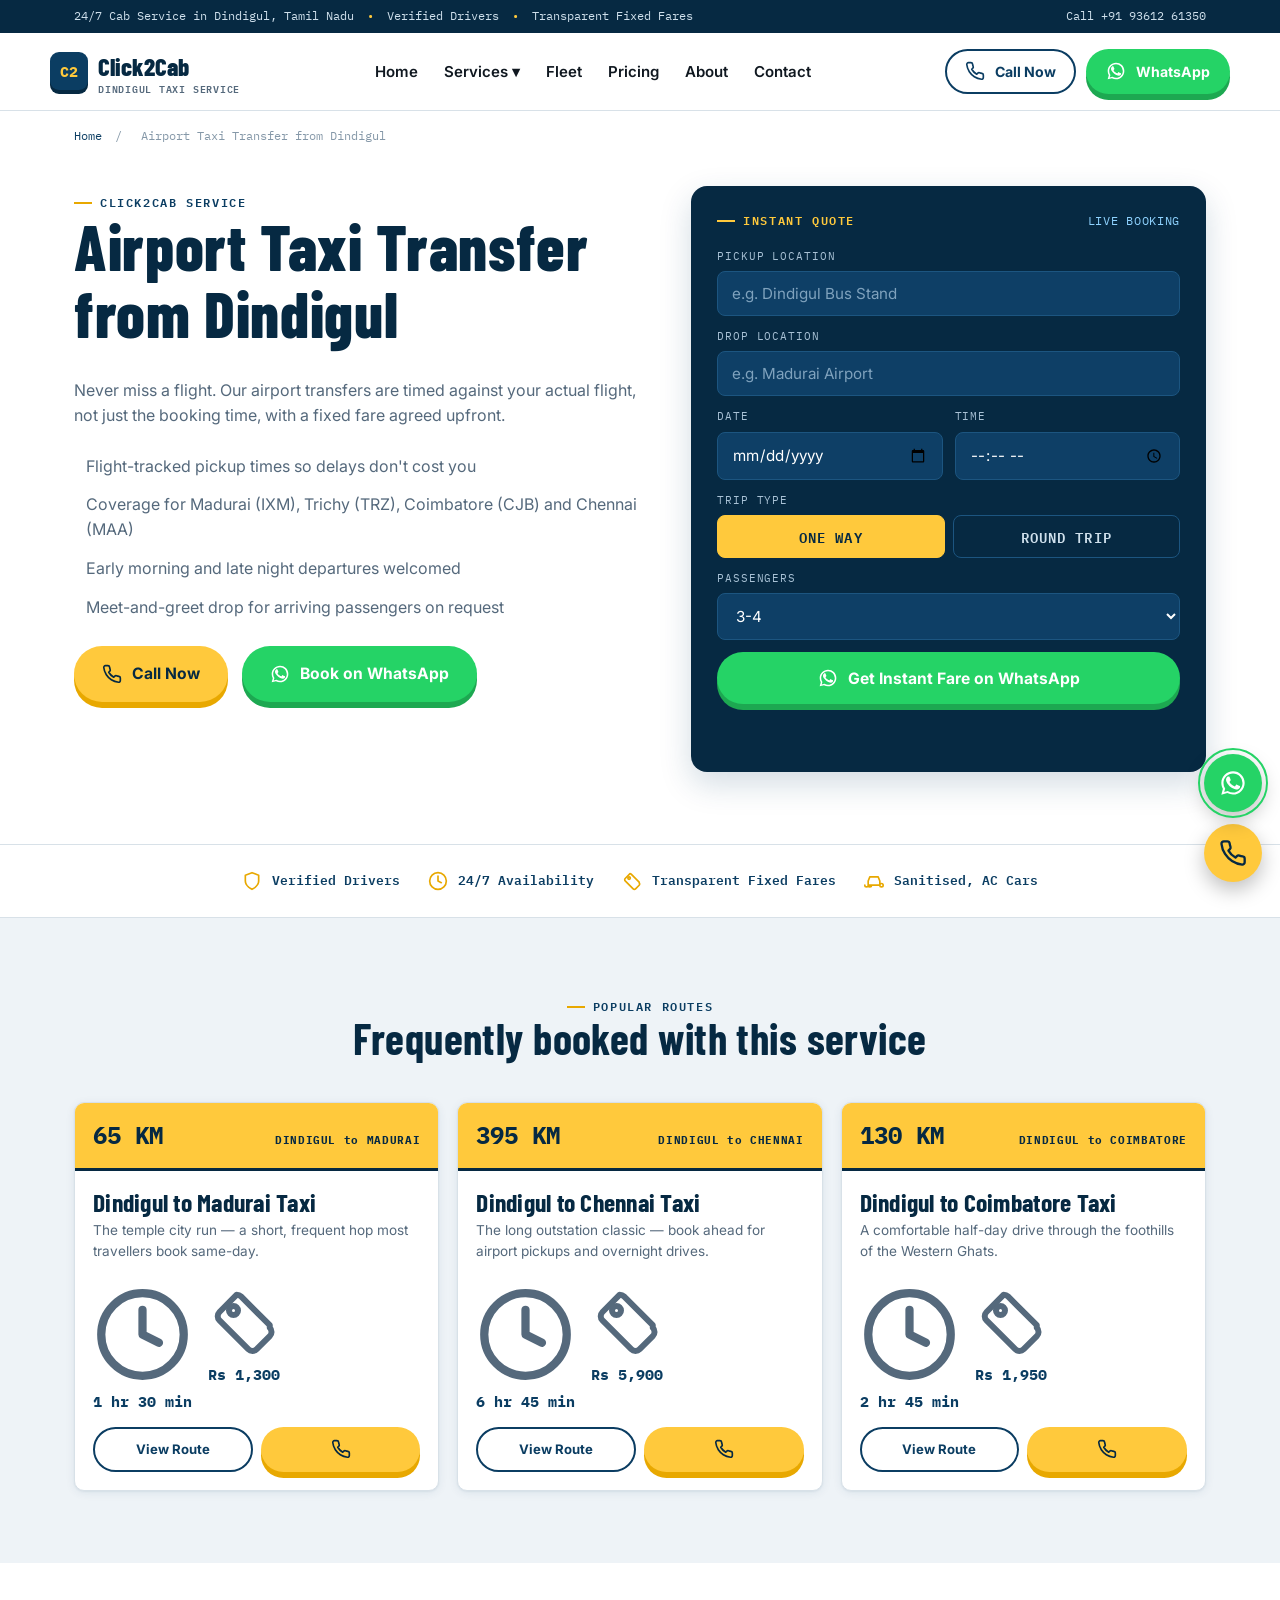
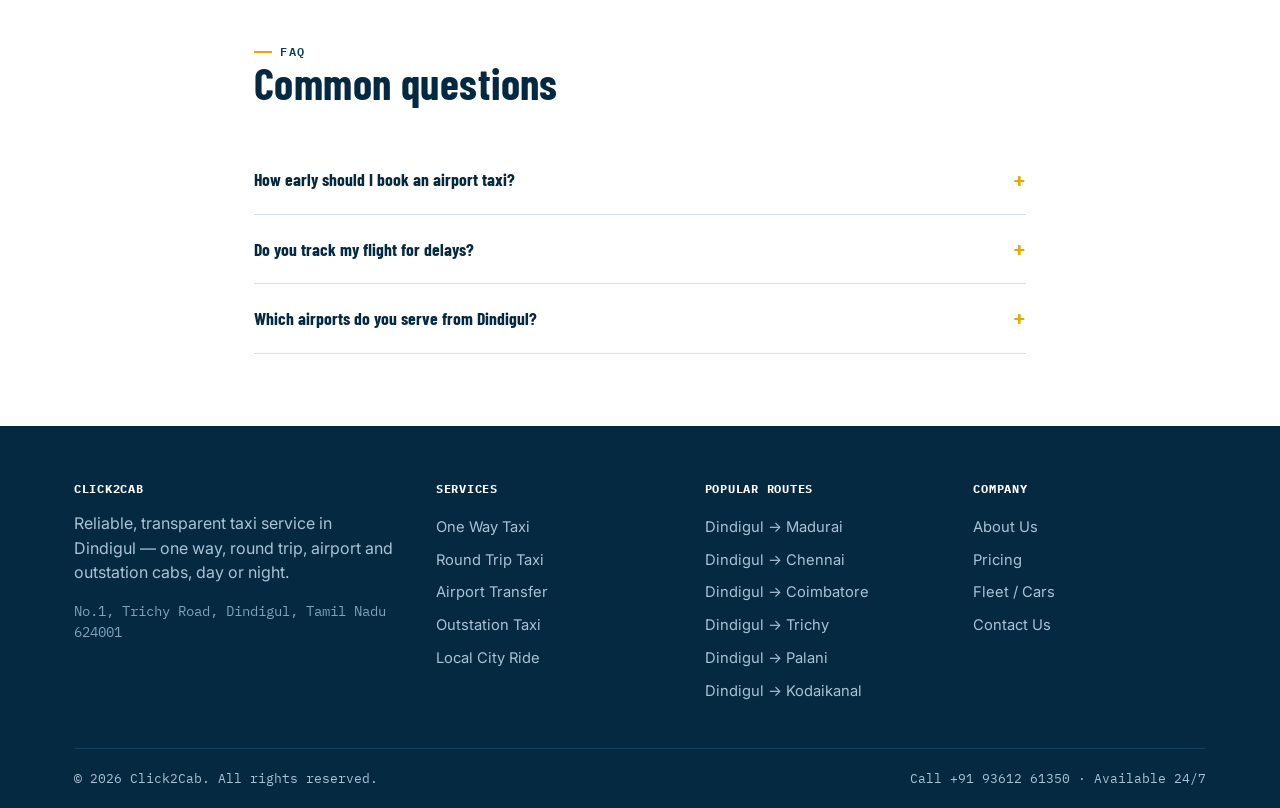
<file: click2cab-updated-number/airport-transfer.html>
<!DOCTYPE html>
<!--
  CLICK2CAB WEBSITE
  ------------------
  New to this code? Start with README.md in this folder — it explains,
  in plain English, how to change the phone number, colors, fonts and
  text without breaking anything.
-->

<html lang="en">
<head>
<meta charset="UTF-8">
<meta name="viewport" content="width=device-width, initial-scale=1.0">
<title>Dindigul Airport Taxi | Madurai, Trichy, Coimbatore, Chennai - Click2Cab</title>
<meta name="description" content="Book a reliable airport taxi from Dindigul to Madurai, Trichy, Coimbatore or Chennai airport. Flight-aware pickups, fixed fares, 24/7 availability.">
<link rel="canonical" href="https://www.click2cab.in/airport-transfer.html">
<meta name="theme-color" content="#0B3D62">

<!-- Open Graph -->
<meta property="og:type" content="website">
<meta property="og:title" content="Dindigul Airport Taxi | Madurai, Trichy, Coimbatore, Chennai - Click2Cab">
<meta property="og:description" content="Book a reliable airport taxi from Dindigul to Madurai, Trichy, Coimbatore or Chennai airport. Flight-aware pickups, fixed fares, 24/7 availability.">
<meta property="og:url" content="https://www.click2cab.in/airport-transfer.html">
<meta property="og:site_name" content="Click2Cab">
<meta property="og:image" content="https://www.click2cab.in/images/og-image.jpg">
<meta name="twitter:card" content="summary_large_image">
<meta name="twitter:title" content="Dindigul Airport Taxi | Madurai, Trichy, Coimbatore, Chennai - Click2Cab">
<meta name="twitter:description" content="Book a reliable airport taxi from Dindigul to Madurai, Trichy, Coimbatore or Chennai airport. Flight-aware pickups, fixed fares, 24/7 availability.">

<link rel="icon" href="data:image/svg+xml,<svg xmlns=%22http://www.w3.org/2000/svg%22 viewBox=%220 0 100 100%22><rect width=%22100%22 height=%22100%22 rx=%2220%22 fill=%22%230B3D62%22/><text x=%2250%22 y=%2266%22 font-size=%2250%22 text-anchor=%22middle%22 fill=%22%23FFC93C%22 font-family=%22monospace%22 font-weight=%22bold%22>C2</text></svg>">
<link rel="stylesheet" href="css/style.css">
<script type="application/ld+json">{"@context": "https://schema.org", "@type": "TaxiService", "name": "Click2Cab", "image": "https://www.click2cab.in/images/og-image.jpg", "url": "https://www.click2cab.in", "telephone": "+919361261350", "priceRange": "₹₹", "address": {"@type": "PostalAddress", "streetAddress": "No.1, Trichy Road, Dindigul, Tamil Nadu 624001", "addressLocality": "Dindigul", "addressRegion": "Tamil Nadu", "postalCode": "624001", "addressCountry": "IN"}, "areaServed": "Dindigul, Tamil Nadu", "openingHoursSpecification": {"@type": "OpeningHoursSpecification", "dayOfWeek": ["Monday", "Tuesday", "Wednesday", "Thursday", "Friday", "Saturday", "Sunday"], "opens": "00:00", "closes": "23:59"}}</script>
<script type="application/ld+json">{"@context": "https://schema.org", "@type": "FAQPage", "mainEntity": [{"@type": "Question", "name": "How early should I book an airport taxi?", "acceptedAnswer": {"@type": "Answer", "text": "We recommend booking at least 6 hours ahead, though we do accept short-notice bookings depending on driver availability."}}, {"@type": "Question", "name": "Do you track my flight for delays?", "acceptedAnswer": {"@type": "Answer", "text": "Yes, for arrival pickups we track your flight number so the driver adjusts to actual landing time."}}, {"@type": "Question", "name": "Which airports do you serve from Dindigul?", "acceptedAnswer": {"@type": "Answer", "text": "Madurai, Tiruchirappalli, Coimbatore and Chennai airports are all regularly served routes."}}]}</script>
</head>
<body>

<!-- ============================================================
     SITE HEADER
     The top strip + logo + navigation menu. Identical on every page,
     so copy any change here into the other HTML files too.
     ============================================================ -->
<header class="site-header">
  <div class="topbar">
  <div class="container">
    <div>24/7 Cab Service in Dindigul, Tamil Nadu <span class="dot">•</span> Verified Drivers <span class="dot">•</span> Transparent Fixed Fares</div>
    <div class="flex gap-12">
      <a href="tel:+919361261350">Call <span class="js-phone-display">+91 93612 61350</span></a>
    </div>
  </div>
</div>
  <div class="container nav-wrap">
    <a class="logo" href="index.html"><span class="mark">C2</span><span>Click2Cab<span class="tag">DINDIGUL TAXI SERVICE</span></span></a>
    <nav class="primary-nav"><ul><li><a class="" href="index.html">Home</a></li><li class="has-dropdown"><a href="outstation-taxi.html">Services ▾</a><ul class="dropdown"><li><a href="one-way-taxi.html">One Way Taxi</a></li><li><a href="round-trip-taxi.html">Round Trip Taxi</a></li><li><a href="airport-transfer.html">Airport Transfer</a></li><li><a href="outstation-taxi.html">Outstation Taxi</a></li><li><a href="local-city-ride.html">Local City Ride</a></li></ul></li><li><a class="" href="fleet.html">Fleet</a></li><li><a class="" href="pricing.html">Pricing</a></li><li><a class="" href="about.html">About</a></li><li><a class="" href="contact.html">Contact</a></li></ul></nav>
    <div class="nav-cta">
      <a class="btn btn-outline" href="tel:+919361261350"><svg viewBox="0 0 24 24" fill="none" stroke="currentColor" stroke-width="2" stroke-linecap="round" stroke-linejoin="round"><path d="M22 16.92v3a2 2 0 0 1-2.18 2 19.79 19.79 0 0 1-8.63-3.07 19.5 19.5 0 0 1-6-6 19.79 19.79 0 0 1-3.07-8.67A2 2 0 0 1 4.11 2h3a2 2 0 0 1 2 1.72c.127.96.361 1.903.7 2.81a2 2 0 0 1-.45 2.11L8.09 9.91a16 16 0 0 0 6 6l1.27-1.27a2 2 0 0 1 2.11-.45c.907.339 1.85.573 2.81.7A2 2 0 0 1 22 16.92z"/></svg> Call Now</a>
      <a class="btn btn-whatsapp" href="https://wa.me/919361261350?text=Hi%20Click2Cab,%20I%20would%20like%20to%20book%20a%20taxi." target="_blank" rel="noopener"><svg viewBox="0 0 24 24" fill="currentColor"><path d="M17.472 14.382c-.297-.149-1.758-.867-2.03-.967-.273-.099-.471-.148-.67.15-.197.297-.767.966-.94 1.164-.173.199-.347.223-.644.075-.297-.15-1.255-.463-2.39-1.475-.883-.788-1.48-1.761-1.653-2.059-.173-.297-.018-.458.13-.606.134-.133.298-.347.446-.52.149-.174.198-.298.298-.497.099-.198.05-.371-.025-.52-.075-.149-.669-1.612-.916-2.207-.242-.579-.487-.5-.669-.51-.173-.008-.371-.01-.57-.01-.198 0-.52.074-.792.372-.272.297-1.04 1.016-1.04 2.479 0 1.462 1.065 2.875 1.213 3.074.149.198 2.096 3.2 5.077 4.487.709.306 1.262.489 1.694.625.712.227 1.36.195 1.871.118.571-.085 1.758-.719 2.006-1.413.248-.694.248-1.289.173-1.413-.074-.124-.272-.198-.57-.347z"/><path d="M12.004 2c-5.514 0-9.995 4.48-9.995 9.997 0 1.762.462 3.485 1.34 5.003L2 22l5.117-1.342a9.96 9.96 0 0 0 4.885 1.28h.004c5.514 0 9.994-4.48 9.994-9.997 0-2.67-1.04-5.18-2.927-7.07A9.935 9.935 0 0 0 12.004 2zm0 18.183h-.003a8.17 8.17 0 0 1-4.17-1.142l-.299-.177-3.037.797.81-2.96-.194-.304a8.166 8.166 0 0 1-1.256-4.4c0-4.518 3.677-8.194 8.152-8.194 2.177 0 4.222.849 5.76 2.389a8.106 8.106 0 0 1 2.388 5.766c0 4.518-3.677 8.225-8.151 8.225z"/></svg> WhatsApp</a>
    </div>
    <button class="hamburger" aria-label="Toggle menu" aria-expanded="false"><span></span><span></span><span></span></button>
  </div>
</header><div class="container"><div class="breadcrumb"><a href="index.html">Home</a> <span>/</span> <span aria-current="page">Airport Taxi Transfer from Dindigul</span></div></div>
<section style="padding-top:24px;">
  <div class="container hero-grid">
    <div>
      <span class="eyebrow">Click2Cab Service</span>
      <h1>Airport Taxi Transfer from Dindigul</h1>
      <p class="lead">Never miss a flight. Our airport transfers are timed against your actual flight, not just the booking time, with a fixed fare agreed upfront.</p>
      <div class="grid-3" style="grid-template-columns:1fr; gap:14px; margin:26px 0;">
        <div class="flex gap-12"><span style="color:var(--stone-yellow-deep); flex-shrink:0;"><svg viewBox="0 0 24 24" fill="none" stroke="currentColor" stroke-width="2.4" stroke-linecap="round" stroke-linejoin="round"><polyline points="20 6 9 17 4 12"/></svg></span><p style="margin:0;">Flight-tracked pickup times so delays don't cost you</p></div><div class="flex gap-12"><span style="color:var(--stone-yellow-deep); flex-shrink:0;"><svg viewBox="0 0 24 24" fill="none" stroke="currentColor" stroke-width="2.4" stroke-linecap="round" stroke-linejoin="round"><polyline points="20 6 9 17 4 12"/></svg></span><p style="margin:0;">Coverage for Madurai (IXM), Trichy (TRZ), Coimbatore (CJB) and Chennai (MAA)</p></div><div class="flex gap-12"><span style="color:var(--stone-yellow-deep); flex-shrink:0;"><svg viewBox="0 0 24 24" fill="none" stroke="currentColor" stroke-width="2.4" stroke-linecap="round" stroke-linejoin="round"><polyline points="20 6 9 17 4 12"/></svg></span><p style="margin:0;">Early morning and late night departures welcomed</p></div><div class="flex gap-12"><span style="color:var(--stone-yellow-deep); flex-shrink:0;"><svg viewBox="0 0 24 24" fill="none" stroke="currentColor" stroke-width="2.4" stroke-linecap="round" stroke-linejoin="round"><polyline points="20 6 9 17 4 12"/></svg></span><p style="margin:0;">Meet-and-greet drop for arriving passengers on request</p></div>
      </div>
      <div class="hero-cta-row">
        <a class="btn btn-call" href="tel:+919361261350"><svg viewBox="0 0 24 24" fill="none" stroke="currentColor" stroke-width="2" stroke-linecap="round" stroke-linejoin="round"><path d="M22 16.92v3a2 2 0 0 1-2.18 2 19.79 19.79 0 0 1-8.63-3.07 19.5 19.5 0 0 1-6-6 19.79 19.79 0 0 1-3.07-8.67A2 2 0 0 1 4.11 2h3a2 2 0 0 1 2 1.72c.127.96.361 1.903.7 2.81a2 2 0 0 1-.45 2.11L8.09 9.91a16 16 0 0 0 6 6l1.27-1.27a2 2 0 0 1 2.11-.45c.907.339 1.85.573 2.81.7A2 2 0 0 1 22 16.92z"/></svg> Call Now</a>
        <a class="btn btn-whatsapp" href="https://wa.me/919361261350?text=Hi%20Click2Cab,%20I%20would%20like%20to%20book%20a%20taxi." target="_blank" rel="noopener"><svg viewBox="0 0 24 24" fill="currentColor"><path d="M17.472 14.382c-.297-.149-1.758-.867-2.03-.967-.273-.099-.471-.148-.67.15-.197.297-.767.966-.94 1.164-.173.199-.347.223-.644.075-.297-.15-1.255-.463-2.39-1.475-.883-.788-1.48-1.761-1.653-2.059-.173-.297-.018-.458.13-.606.134-.133.298-.347.446-.52.149-.174.198-.298.298-.497.099-.198.05-.371-.025-.52-.075-.149-.669-1.612-.916-2.207-.242-.579-.487-.5-.669-.51-.173-.008-.371-.01-.57-.01-.198 0-.52.074-.792.372-.272.297-1.04 1.016-1.04 2.479 0 1.462 1.065 2.875 1.213 3.074.149.198 2.096 3.2 5.077 4.487.709.306 1.262.489 1.694.625.712.227 1.36.195 1.871.118.571-.085 1.758-.719 2.006-1.413.248-.694.248-1.289.173-1.413-.074-.124-.272-.198-.57-.347z"/><path d="M12.004 2c-5.514 0-9.995 4.48-9.995 9.997 0 1.762.462 3.485 1.34 5.003L2 22l5.117-1.342a9.96 9.96 0 0 0 4.885 1.28h.004c5.514 0 9.994-4.48 9.994-9.997 0-2.67-1.04-5.18-2.927-7.07A9.935 9.935 0 0 0 12.004 2zm0 18.183h-.003a8.17 8.17 0 0 1-4.17-1.142l-.299-.177-3.037.797.81-2.96-.194-.304a8.166 8.166 0 0 1-1.256-4.4c0-4.518 3.677-8.194 8.152-8.194 2.177 0 4.222.849 5.76 2.389a8.106 8.106 0 0 1 2.388 5.766c0 4.518-3.677 8.225-8.151 8.225z"/></svg> Book on WhatsApp</a>
      </div>
    </div>
    <div class="board">
  <div class="board-head">
    <span class="eyebrow">Instant Quote</span>
    <span class="led">LIVE BOOKING</span>
  </div>
  <form id="booking-form">
    <div class="field">
      <label for="pickup">Pickup Location</label>
      <input type="text" id="pickup" name="pickup" placeholder="e.g. Dindigul Bus Stand" required>
    </div>
    <div class="field">
      <label for="drop">Drop Location</label>
      <input type="text" id="drop" name="drop" placeholder="e.g. Madurai Airport" required>
    </div>
    <div class="field-row">
      <div class="field">
        <label for="date">Date</label>
        <input type="date" id="date" name="date" required>
      </div>
      <div class="field">
        <label for="time">Time</label>
        <input type="time" id="time" name="time" required>
      </div>
    </div>
    <div class="field">
      <label>Trip Type</label>
      <div class="trip-toggle">
        <label><input type="radio" name="trip" value="One Way" checked><span>One Way</span></label>
        <label><input type="radio" name="trip" value="Round Trip" ><span>Round Trip</span></label>
      </div>
    </div>
    <!-- Only shown for Round Trip -- js/script.js toggles the "hidden"
         attribute based on which Trip Type radio is selected. -->
    <div class="field" id="return-date-field" hidden>
      <label for="return-date">Return Date</label>
      <input type="date" id="return-date" name="returnDate">
    </div>
    <div class="field">
      <label for="passengers">Passengers</label>
      <select id="passengers" name="passengers">
        <option value="1-2">1-2</option>
        <option value="3-4" selected>3-4</option>
        <option value="5-6">5-6 (SUV)</option>
        <option value="7+">7+ (Tempo Traveller)</option>
      </select>
    </div>
    <button type="submit" class="btn btn-whatsapp btn-block"><svg viewBox="0 0 24 24" fill="currentColor"><path d="M17.472 14.382c-.297-.149-1.758-.867-2.03-.967-.273-.099-.471-.148-.67.15-.197.297-.767.966-.94 1.164-.173.199-.347.223-.644.075-.297-.15-1.255-.463-2.39-1.475-.883-.788-1.48-1.761-1.653-2.059-.173-.297-.018-.458.13-.606.134-.133.298-.347.446-.52.149-.174.198-.298.298-.497.099-.198.05-.371-.025-.52-.075-.149-.669-1.612-.916-2.207-.242-.579-.487-.5-.669-.51-.173-.008-.371-.01-.57-.01-.198 0-.52.074-.792.372-.272.297-1.04 1.016-1.04 2.479 0 1.462 1.065 2.875 1.213 3.074.149.198 2.096 3.2 5.077 4.487.709.306 1.262.489 1.694.625.712.227 1.36.195 1.871.118.571-.085 1.758-.719 2.006-1.413.248-.694.248-1.289.173-1.413-.074-.124-.272-.198-.57-.347z"/><path d="M12.004 2c-5.514 0-9.995 4.48-9.995 9.997 0 1.762.462 3.485 1.34 5.003L2 22l5.117-1.342a9.96 9.96 0 0 0 4.885 1.28h.004c5.514 0 9.994-4.48 9.994-9.997 0-2.67-1.04-5.18-2.927-7.07A9.935 9.935 0 0 0 12.004 2zm0 18.183h-.003a8.17 8.17 0 0 1-4.17-1.142l-.299-.177-3.037.797.81-2.96-.194-.304a8.166 8.166 0 0 1-1.256-4.4c0-4.518 3.677-8.194 8.152-8.194 2.177 0 4.222.849 5.76 2.389a8.106 8.106 0 0 1 2.388 5.766c0 4.518-3.677 8.225-8.151 8.225z"/></svg> Get Instant Fare on WhatsApp</button>
    <p class="form-msg" id="form-msg"></p>
  </form>
</div>
  </div>
</section>
<div class="trust-strip"><div class="trust-item"><svg viewBox="0 0 24 24" fill="none" stroke="currentColor" stroke-width="2" stroke-linecap="round" stroke-linejoin="round"><path d="M12 22s8-4 8-10V5l-8-3-8 3v7c0 6 8 10 8 10z"/></svg> Verified Drivers</div><div class="trust-item"><svg viewBox="0 0 24 24" fill="none" stroke="currentColor" stroke-width="2" stroke-linecap="round" stroke-linejoin="round"><circle cx="12" cy="12" r="10"/><path d="M12 6v6l4 2"/></svg> 24/7 Availability</div><div class="trust-item"><svg viewBox="0 0 24 24" fill="none" stroke="currentColor" stroke-width="2" stroke-linecap="round" stroke-linejoin="round"><path d="M20.59 13.41 11 3.83A2 2 0 0 0 9.59 3.24L3.83 9a2 2 0 0 0 0 2.83l9.58 9.58a2 2 0 0 0 2.83 0l4.35-4.35a2 2 0 0 0 0-2.83z"/><circle cx="8.5" cy="8.5" r="1.5"/></svg> Transparent Fixed Fares</div><div class="trust-item"><svg viewBox="0 0 24 24" fill="none" stroke="currentColor" stroke-width="2" stroke-linecap="round" stroke-linejoin="round"><path d="M5 17h14M5 17a2 2 0 1 0 4 0M5 17a2 2 0 1 1-4 0m4 0v-5l2-5h10l2 5v5m-14 0h14m0 0a2 2 0 1 0 4 0M19 17a2 2 0 1 1 4 0"/></svg> Sanitised, AC Cars</div></div>
<section class="bg-sky">
  <div class="container">
    <div class="section-head"><span class="eyebrow">Popular Routes</span><h2>Frequently booked with this service</h2></div>
    <div class="milestones"><div class="milestone">
      <div class="milestone-stone"><span class="km">65 KM</span><span class="unit">DINDIGUL to MADURAI</span></div>
      <div class="milestone-body">
        <h3>Dindigul to Madurai Taxi</h3>
        <p class="small">The temple city run — a short, frequent hop most travellers book same-day.</p>
        <div class="milestone-meta">
          <div><svg viewBox="0 0 24 24" fill="none" stroke="currentColor" stroke-width="2" stroke-linecap="round" stroke-linejoin="round"><circle cx="12" cy="12" r="10"/><path d="M12 6v6l4 2"/></svg> <strong class="mono">1 hr 30 min</strong></div>
          <div><svg viewBox="0 0 24 24" fill="none" stroke="currentColor" stroke-width="2" stroke-linecap="round" stroke-linejoin="round"><path d="M20.59 13.41 11 3.83A2 2 0 0 0 9.59 3.24L3.83 9a2 2 0 0 0 0 2.83l9.58 9.58a2 2 0 0 0 2.83 0l4.35-4.35a2 2 0 0 0 0-2.83z"/><circle cx="8.5" cy="8.5" r="1.5"/></svg> <strong class="mono">Rs 1,300</strong></div>
        </div>
        <div class="milestone-actions">
          <a class="btn btn-outline" href="routes/dindigul-to-madurai.html">View Route</a>
          <a class="btn btn-call" href="tel:+919361261350"><svg viewBox="0 0 24 24" fill="none" stroke="currentColor" stroke-width="2" stroke-linecap="round" stroke-linejoin="round"><path d="M22 16.92v3a2 2 0 0 1-2.18 2 19.79 19.79 0 0 1-8.63-3.07 19.5 19.5 0 0 1-6-6 19.79 19.79 0 0 1-3.07-8.67A2 2 0 0 1 4.11 2h3a2 2 0 0 1 2 1.72c.127.96.361 1.903.7 2.81a2 2 0 0 1-.45 2.11L8.09 9.91a16 16 0 0 0 6 6l1.27-1.27a2 2 0 0 1 2.11-.45c.907.339 1.85.573 2.81.7A2 2 0 0 1 22 16.92z"/></svg></a>
        </div>
      </div>
    </div><div class="milestone">
      <div class="milestone-stone"><span class="km">395 KM</span><span class="unit">DINDIGUL to CHENNAI</span></div>
      <div class="milestone-body">
        <h3>Dindigul to Chennai Taxi</h3>
        <p class="small">The long outstation classic — book ahead for airport pickups and overnight drives.</p>
        <div class="milestone-meta">
          <div><svg viewBox="0 0 24 24" fill="none" stroke="currentColor" stroke-width="2" stroke-linecap="round" stroke-linejoin="round"><circle cx="12" cy="12" r="10"/><path d="M12 6v6l4 2"/></svg> <strong class="mono">6 hr 45 min</strong></div>
          <div><svg viewBox="0 0 24 24" fill="none" stroke="currentColor" stroke-width="2" stroke-linecap="round" stroke-linejoin="round"><path d="M20.59 13.41 11 3.83A2 2 0 0 0 9.59 3.24L3.83 9a2 2 0 0 0 0 2.83l9.58 9.58a2 2 0 0 0 2.83 0l4.35-4.35a2 2 0 0 0 0-2.83z"/><circle cx="8.5" cy="8.5" r="1.5"/></svg> <strong class="mono">Rs 5,900</strong></div>
        </div>
        <div class="milestone-actions">
          <a class="btn btn-outline" href="routes/dindigul-to-chennai.html">View Route</a>
          <a class="btn btn-call" href="tel:+919361261350"><svg viewBox="0 0 24 24" fill="none" stroke="currentColor" stroke-width="2" stroke-linecap="round" stroke-linejoin="round"><path d="M22 16.92v3a2 2 0 0 1-2.18 2 19.79 19.79 0 0 1-8.63-3.07 19.5 19.5 0 0 1-6-6 19.79 19.79 0 0 1-3.07-8.67A2 2 0 0 1 4.11 2h3a2 2 0 0 1 2 1.72c.127.96.361 1.903.7 2.81a2 2 0 0 1-.45 2.11L8.09 9.91a16 16 0 0 0 6 6l1.27-1.27a2 2 0 0 1 2.11-.45c.907.339 1.85.573 2.81.7A2 2 0 0 1 22 16.92z"/></svg></a>
        </div>
      </div>
    </div><div class="milestone">
      <div class="milestone-stone"><span class="km">130 KM</span><span class="unit">DINDIGUL to COIMBATORE</span></div>
      <div class="milestone-body">
        <h3>Dindigul to Coimbatore Taxi</h3>
        <p class="small">A comfortable half-day drive through the foothills of the Western Ghats.</p>
        <div class="milestone-meta">
          <div><svg viewBox="0 0 24 24" fill="none" stroke="currentColor" stroke-width="2" stroke-linecap="round" stroke-linejoin="round"><circle cx="12" cy="12" r="10"/><path d="M12 6v6l4 2"/></svg> <strong class="mono">2 hr 45 min</strong></div>
          <div><svg viewBox="0 0 24 24" fill="none" stroke="currentColor" stroke-width="2" stroke-linecap="round" stroke-linejoin="round"><path d="M20.59 13.41 11 3.83A2 2 0 0 0 9.59 3.24L3.83 9a2 2 0 0 0 0 2.83l9.58 9.58a2 2 0 0 0 2.83 0l4.35-4.35a2 2 0 0 0 0-2.83z"/><circle cx="8.5" cy="8.5" r="1.5"/></svg> <strong class="mono">Rs 1,950</strong></div>
        </div>
        <div class="milestone-actions">
          <a class="btn btn-outline" href="routes/dindigul-to-coimbatore.html">View Route</a>
          <a class="btn btn-call" href="tel:+919361261350"><svg viewBox="0 0 24 24" fill="none" stroke="currentColor" stroke-width="2" stroke-linecap="round" stroke-linejoin="round"><path d="M22 16.92v3a2 2 0 0 1-2.18 2 19.79 19.79 0 0 1-8.63-3.07 19.5 19.5 0 0 1-6-6 19.79 19.79 0 0 1-3.07-8.67A2 2 0 0 1 4.11 2h3a2 2 0 0 1 2 1.72c.127.96.361 1.903.7 2.81a2 2 0 0 1-.45 2.11L8.09 9.91a16 16 0 0 0 6 6l1.27-1.27a2 2 0 0 1 2.11-.45c.907.339 1.85.573 2.81.7A2 2 0 0 1 22 16.92z"/></svg></a>
        </div>
      </div>
    </div></div>
  </div>
</section>
<section>
  <div class="container" style="max-width:820px;">
    <div class="section-head left"><span class="eyebrow">FAQ</span><h2>Common questions</h2></div>
    <details class="faq-item"><summary>How early should I book an airport taxi?</summary><p>We recommend booking at least 6 hours ahead, though we do accept short-notice bookings depending on driver availability.</p></details><details class="faq-item"><summary>Do you track my flight for delays?</summary><p>Yes, for arrival pickups we track your flight number so the driver adjusts to actual landing time.</p></details><details class="faq-item"><summary>Which airports do you serve from Dindigul?</summary><p>Madurai, Tiruchirappalli, Coimbatore and Chennai airports are all regularly served routes.</p></details>
  </div>
</section>

<!-- ============================================================
     SITE FOOTER
     Company info, quick links and copyright line. Identical on
     every page.
     ============================================================ -->
<footer class="site-footer">
  <div class="container">
    <div class="footer-grid">
      <div>
        <h4>Click2Cab</h4>
        <p style="color:#a9c2d6; max-width:32ch;">Reliable, transparent taxi service in Dindigul — one way, round trip, airport and outstation cabs, day or night.</p>
        <p class="mono small" style="color:#7fa2bd;">No.1, Trichy Road, Dindigul, Tamil Nadu 624001</p>
      </div>
      <div>
        <h4>Services</h4>
        <a href="one-way-taxi.html">One Way Taxi</a><a href="round-trip-taxi.html">Round Trip Taxi</a><a href="airport-transfer.html">Airport Transfer</a><a href="outstation-taxi.html">Outstation Taxi</a><a href="local-city-ride.html">Local City Ride</a>
      </div>
      <div>
        <h4>Popular Routes</h4>
        <a href="routes/dindigul-to-madurai.html">Dindigul → Madurai</a><a href="routes/dindigul-to-chennai.html">Dindigul → Chennai</a><a href="routes/dindigul-to-coimbatore.html">Dindigul → Coimbatore</a><a href="routes/dindigul-to-trichy.html">Dindigul → Trichy</a><a href="routes/dindigul-to-palani.html">Dindigul → Palani</a><a href="routes/dindigul-to-kodaikanal.html">Dindigul → Kodaikanal</a>
      </div>
      <div>
        <h4>Company</h4>
        <a href="about.html">About Us</a>
        <a href="pricing.html">Pricing</a>
        <a href="fleet.html">Fleet / Cars</a>
        <a href="contact.html">Contact Us</a>
      </div>
    </div>
    <div class="footer-bottom">
      <span>© 2026 Click2Cab. All rights reserved.</span>
      <span>Call <span class="js-phone-display">+91 93612 61350</span> · Available 24/7</span>
    </div>
  </div>
</footer>
<!-- ============================================================
     FLOATING CALL / WHATSAPP BUTTONS (bottom-right, desktop)
     ============================================================ -->
<div class="floating-actions">
  <a class="fab fab-whatsapp fab-pulse" href="https://wa.me/919361261350?text=Hi%20Click2Cab,%20I%20would%20like%20to%20book%20a%20taxi." target="_blank" rel="noopener" aria-label="Book on WhatsApp"><svg viewBox="0 0 24 24" fill="currentColor"><path d="M17.472 14.382c-.297-.149-1.758-.867-2.03-.967-.273-.099-.471-.148-.67.15-.197.297-.767.966-.94 1.164-.173.199-.347.223-.644.075-.297-.15-1.255-.463-2.39-1.475-.883-.788-1.48-1.761-1.653-2.059-.173-.297-.018-.458.13-.606.134-.133.298-.347.446-.52.149-.174.198-.298.298-.497.099-.198.05-.371-.025-.52-.075-.149-.669-1.612-.916-2.207-.242-.579-.487-.5-.669-.51-.173-.008-.371-.01-.57-.01-.198 0-.52.074-.792.372-.272.297-1.04 1.016-1.04 2.479 0 1.462 1.065 2.875 1.213 3.074.149.198 2.096 3.2 5.077 4.487.709.306 1.262.489 1.694.625.712.227 1.36.195 1.871.118.571-.085 1.758-.719 2.006-1.413.248-.694.248-1.289.173-1.413-.074-.124-.272-.198-.57-.347z"/><path d="M12.004 2c-5.514 0-9.995 4.48-9.995 9.997 0 1.762.462 3.485 1.34 5.003L2 22l5.117-1.342a9.96 9.96 0 0 0 4.885 1.28h.004c5.514 0 9.994-4.48 9.994-9.997 0-2.67-1.04-5.18-2.927-7.07A9.935 9.935 0 0 0 12.004 2zm0 18.183h-.003a8.17 8.17 0 0 1-4.17-1.142l-.299-.177-3.037.797.81-2.96-.194-.304a8.166 8.166 0 0 1-1.256-4.4c0-4.518 3.677-8.194 8.152-8.194 2.177 0 4.222.849 5.76 2.389a8.106 8.106 0 0 1 2.388 5.766c0 4.518-3.677 8.225-8.151 8.225z"/></svg></a>
  <a class="fab fab-call" href="tel:+919361261350" aria-label="Call Now"><svg viewBox="0 0 24 24" fill="none" stroke="currentColor" stroke-width="2" stroke-linecap="round" stroke-linejoin="round"><path d="M22 16.92v3a2 2 0 0 1-2.18 2 19.79 19.79 0 0 1-8.63-3.07 19.5 19.5 0 0 1-6-6 19.79 19.79 0 0 1-3.07-8.67A2 2 0 0 1 4.11 2h3a2 2 0 0 1 2 1.72c.127.96.361 1.903.7 2.81a2 2 0 0 1-.45 2.11L8.09 9.91a16 16 0 0 0 6 6l1.27-1.27a2 2 0 0 1 2.11-.45c.907.339 1.85.573 2.81.7A2 2 0 0 1 22 16.92z"/></svg></a>
</div>

<!-- ============================================================
     STICKY CALL / WHATSAPP BAR (bottom of screen, mobile only)
     ============================================================ -->
<div class="mobile-bar">
  <a class="call" href="tel:+919361261350"><svg viewBox="0 0 24 24" fill="none" stroke="currentColor" stroke-width="2" stroke-linecap="round" stroke-linejoin="round"><path d="M22 16.92v3a2 2 0 0 1-2.18 2 19.79 19.79 0 0 1-8.63-3.07 19.5 19.5 0 0 1-6-6 19.79 19.79 0 0 1-3.07-8.67A2 2 0 0 1 4.11 2h3a2 2 0 0 1 2 1.72c.127.96.361 1.903.7 2.81a2 2 0 0 1-.45 2.11L8.09 9.91a16 16 0 0 0 6 6l1.27-1.27a2 2 0 0 1 2.11-.45c.907.339 1.85.573 2.81.7A2 2 0 0 1 22 16.92z"/></svg> Call Now</a>
  <a class="wa" href="https://wa.me/919361261350?text=Hi%20Click2Cab,%20I%20would%20like%20to%20book%20a%20taxi." target="_blank" rel="noopener"><svg viewBox="0 0 24 24" fill="currentColor"><path d="M17.472 14.382c-.297-.149-1.758-.867-2.03-.967-.273-.099-.471-.148-.67.15-.197.297-.767.966-.94 1.164-.173.199-.347.223-.644.075-.297-.15-1.255-.463-2.39-1.475-.883-.788-1.48-1.761-1.653-2.059-.173-.297-.018-.458.13-.606.134-.133.298-.347.446-.52.149-.174.198-.298.298-.497.099-.198.05-.371-.025-.52-.075-.149-.669-1.612-.916-2.207-.242-.579-.487-.5-.669-.51-.173-.008-.371-.01-.57-.01-.198 0-.52.074-.792.372-.272.297-1.04 1.016-1.04 2.479 0 1.462 1.065 2.875 1.213 3.074.149.198 2.096 3.2 5.077 4.487.709.306 1.262.489 1.694.625.712.227 1.36.195 1.871.118.571-.085 1.758-.719 2.006-1.413.248-.694.248-1.289.173-1.413-.074-.124-.272-.198-.57-.347z"/><path d="M12.004 2c-5.514 0-9.995 4.48-9.995 9.997 0 1.762.462 3.485 1.34 5.003L2 22l5.117-1.342a9.96 9.96 0 0 0 4.885 1.28h.004c5.514 0 9.994-4.48 9.994-9.997 0-2.67-1.04-5.18-2.927-7.07A9.935 9.935 0 0 0 12.004 2zm0 18.183h-.003a8.17 8.17 0 0 1-4.17-1.142l-.299-.177-3.037.797.81-2.96-.194-.304a8.166 8.166 0 0 1-1.256-4.4c0-4.518 3.677-8.194 8.152-8.194 2.177 0 4.222.849 5.76 2.389a8.106 8.106 0 0 1 2.388 5.766c0 4.518-3.677 8.225-8.151 8.225z"/></svg> WhatsApp</a>
</div>

<!-- Shared site behaviour: mobile menu, booking form, and keeping
     every phone/WhatsApp link in sync with js/script.js CONFIG. -->
<script src="js/script.js"></script>
</body></html>
</file>
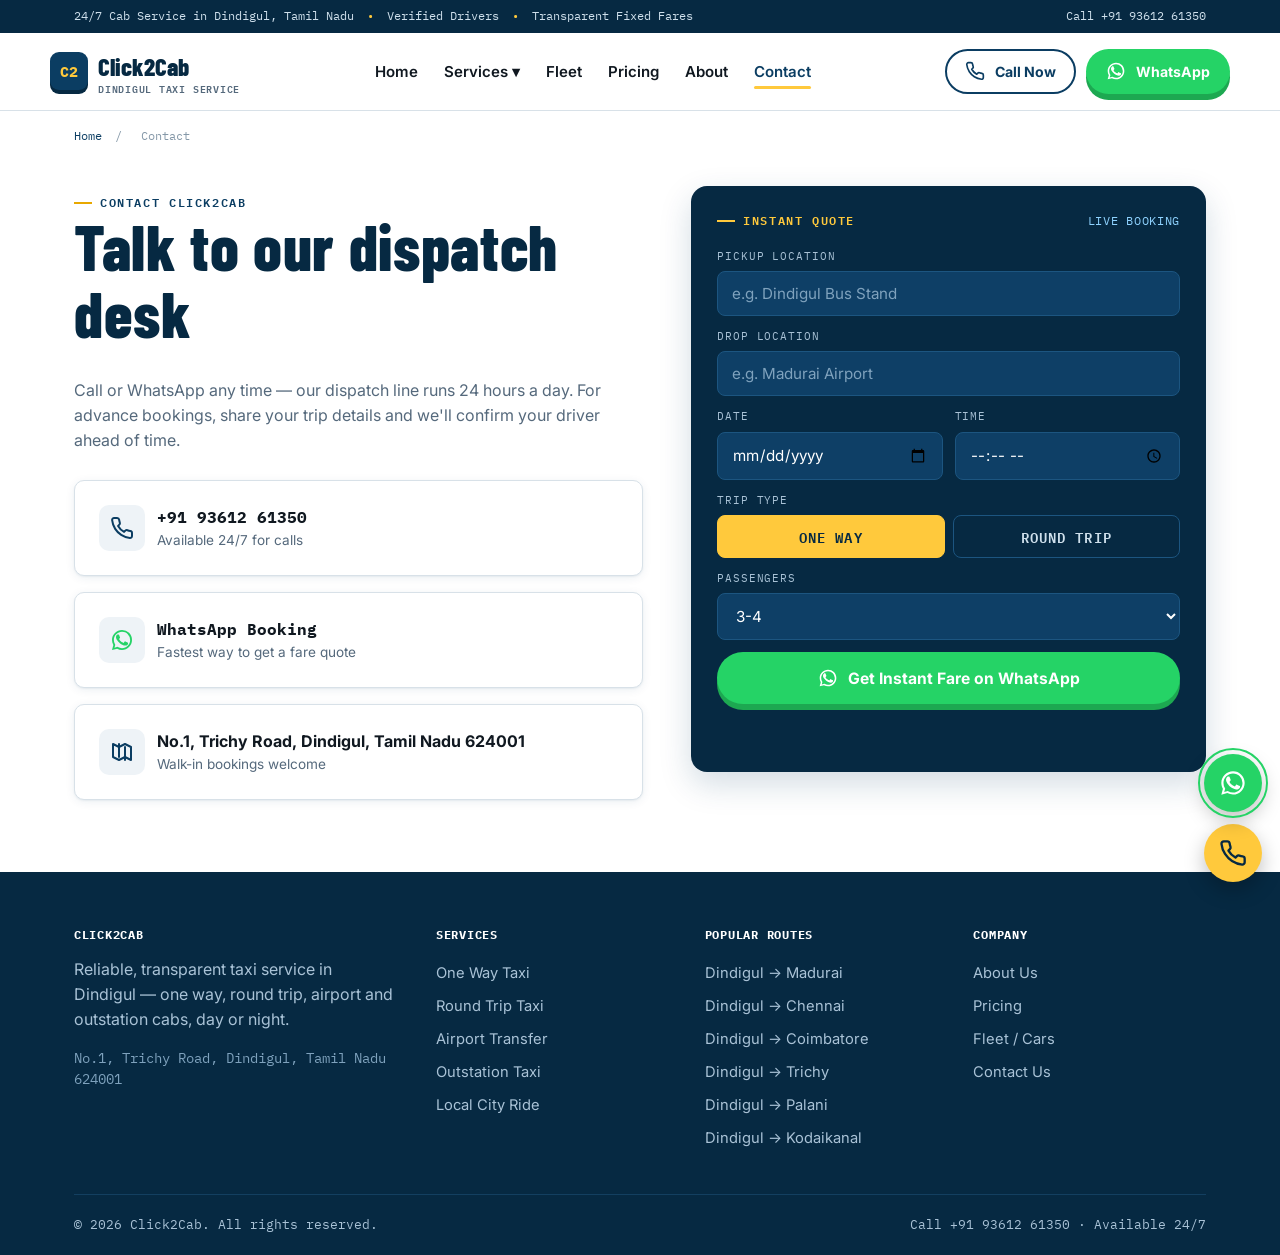
<file: click2cab-updated-number/contact.html>
<!DOCTYPE html>
<!--
  CLICK2CAB WEBSITE
  ------------------
  New to this code? Start with README.md in this folder — it explains,
  in plain English, how to change the phone number, colors, fonts and
  text without breaking anything.
-->

<html lang="en">
<head>
<meta charset="UTF-8">
<meta name="viewport" content="width=device-width, initial-scale=1.0">
<title>Contact Us | Book a Taxi in Dindigul - Click2Cab</title>
<meta name="description" content="Contact Click2Cab to book a taxi in Dindigul. Call +91 93612 61350 or book instantly on WhatsApp. Dispatch desk open 24/7.">
<link rel="canonical" href="https://www.click2cab.in/contact.html">
<meta name="theme-color" content="#0B3D62">

<!-- Open Graph -->
<meta property="og:type" content="website">
<meta property="og:title" content="Contact Us | Book a Taxi in Dindigul - Click2Cab">
<meta property="og:description" content="Contact Click2Cab to book a taxi in Dindigul. Call +91 93612 61350 or book instantly on WhatsApp. Dispatch desk open 24/7.">
<meta property="og:url" content="https://www.click2cab.in/contact.html">
<meta property="og:site_name" content="Click2Cab">
<meta property="og:image" content="https://www.click2cab.in/images/og-image.jpg">
<meta name="twitter:card" content="summary_large_image">
<meta name="twitter:title" content="Contact Us | Book a Taxi in Dindigul - Click2Cab">
<meta name="twitter:description" content="Contact Click2Cab to book a taxi in Dindigul. Call +91 93612 61350 or book instantly on WhatsApp. Dispatch desk open 24/7.">

<link rel="icon" href="data:image/svg+xml,<svg xmlns=%22http://www.w3.org/2000/svg%22 viewBox=%220 0 100 100%22><rect width=%22100%22 height=%22100%22 rx=%2220%22 fill=%22%230B3D62%22/><text x=%2250%22 y=%2266%22 font-size=%2250%22 text-anchor=%22middle%22 fill=%22%23FFC93C%22 font-family=%22monospace%22 font-weight=%22bold%22>C2</text></svg>">
<link rel="stylesheet" href="css/style.css">
<script type="application/ld+json">{"@context": "https://schema.org", "@type": "TaxiService", "name": "Click2Cab", "image": "https://www.click2cab.in/images/og-image.jpg", "url": "https://www.click2cab.in", "telephone": "+919361261350", "priceRange": "₹₹", "address": {"@type": "PostalAddress", "streetAddress": "No.1, Trichy Road, Dindigul, Tamil Nadu 624001", "addressLocality": "Dindigul", "addressRegion": "Tamil Nadu", "postalCode": "624001", "addressCountry": "IN"}, "areaServed": "Dindigul, Tamil Nadu", "openingHoursSpecification": {"@type": "OpeningHoursSpecification", "dayOfWeek": ["Monday", "Tuesday", "Wednesday", "Thursday", "Friday", "Saturday", "Sunday"], "opens": "00:00", "closes": "23:59"}}</script>
</head>
<body>

<!-- ============================================================
     SITE HEADER
     The top strip + logo + navigation menu. Identical on every page,
     so copy any change here into the other HTML files too.
     ============================================================ -->
<header class="site-header">
  <div class="topbar">
  <div class="container">
    <div>24/7 Cab Service in Dindigul, Tamil Nadu <span class="dot">•</span> Verified Drivers <span class="dot">•</span> Transparent Fixed Fares</div>
    <div class="flex gap-12">
      <a href="tel:+919361261350">Call <span class="js-phone-display">+91 93612 61350</span></a>
    </div>
  </div>
</div>
  <div class="container nav-wrap">
    <a class="logo" href="index.html"><span class="mark">C2</span><span>Click2Cab<span class="tag">DINDIGUL TAXI SERVICE</span></span></a>
    <nav class="primary-nav"><ul><li><a class="" href="index.html">Home</a></li><li class="has-dropdown"><a href="outstation-taxi.html">Services ▾</a><ul class="dropdown"><li><a href="one-way-taxi.html">One Way Taxi</a></li><li><a href="round-trip-taxi.html">Round Trip Taxi</a></li><li><a href="airport-transfer.html">Airport Transfer</a></li><li><a href="outstation-taxi.html">Outstation Taxi</a></li><li><a href="local-city-ride.html">Local City Ride</a></li></ul></li><li><a class="" href="fleet.html">Fleet</a></li><li><a class="" href="pricing.html">Pricing</a></li><li><a class="" href="about.html">About</a></li><li><a class="active" href="contact.html">Contact</a></li></ul></nav>
    <div class="nav-cta">
      <a class="btn btn-outline" href="tel:+919361261350"><svg viewBox="0 0 24 24" fill="none" stroke="currentColor" stroke-width="2" stroke-linecap="round" stroke-linejoin="round"><path d="M22 16.92v3a2 2 0 0 1-2.18 2 19.79 19.79 0 0 1-8.63-3.07 19.5 19.5 0 0 1-6-6 19.79 19.79 0 0 1-3.07-8.67A2 2 0 0 1 4.11 2h3a2 2 0 0 1 2 1.72c.127.96.361 1.903.7 2.81a2 2 0 0 1-.45 2.11L8.09 9.91a16 16 0 0 0 6 6l1.27-1.27a2 2 0 0 1 2.11-.45c.907.339 1.85.573 2.81.7A2 2 0 0 1 22 16.92z"/></svg> Call Now</a>
      <a class="btn btn-whatsapp" href="https://wa.me/919361261350?text=Hi%20Click2Cab,%20I%20would%20like%20to%20book%20a%20taxi." target="_blank" rel="noopener"><svg viewBox="0 0 24 24" fill="currentColor"><path d="M17.472 14.382c-.297-.149-1.758-.867-2.03-.967-.273-.099-.471-.148-.67.15-.197.297-.767.966-.94 1.164-.173.199-.347.223-.644.075-.297-.15-1.255-.463-2.39-1.475-.883-.788-1.48-1.761-1.653-2.059-.173-.297-.018-.458.13-.606.134-.133.298-.347.446-.52.149-.174.198-.298.298-.497.099-.198.05-.371-.025-.52-.075-.149-.669-1.612-.916-2.207-.242-.579-.487-.5-.669-.51-.173-.008-.371-.01-.57-.01-.198 0-.52.074-.792.372-.272.297-1.04 1.016-1.04 2.479 0 1.462 1.065 2.875 1.213 3.074.149.198 2.096 3.2 5.077 4.487.709.306 1.262.489 1.694.625.712.227 1.36.195 1.871.118.571-.085 1.758-.719 2.006-1.413.248-.694.248-1.289.173-1.413-.074-.124-.272-.198-.57-.347z"/><path d="M12.004 2c-5.514 0-9.995 4.48-9.995 9.997 0 1.762.462 3.485 1.34 5.003L2 22l5.117-1.342a9.96 9.96 0 0 0 4.885 1.28h.004c5.514 0 9.994-4.48 9.994-9.997 0-2.67-1.04-5.18-2.927-7.07A9.935 9.935 0 0 0 12.004 2zm0 18.183h-.003a8.17 8.17 0 0 1-4.17-1.142l-.299-.177-3.037.797.81-2.96-.194-.304a8.166 8.166 0 0 1-1.256-4.4c0-4.518 3.677-8.194 8.152-8.194 2.177 0 4.222.849 5.76 2.389a8.106 8.106 0 0 1 2.388 5.766c0 4.518-3.677 8.225-8.151 8.225z"/></svg> WhatsApp</a>
    </div>
    <button class="hamburger" aria-label="Toggle menu" aria-expanded="false"><span></span><span></span><span></span></button>
  </div>
</header><div class="container"><div class="breadcrumb"><a href="index.html">Home</a> <span>/</span> <span aria-current="page">Contact</span></div></div>
<section style="padding-top:24px;">
  <div class="container hero-grid">
    <div>
      <span class="eyebrow">Contact Click2Cab</span>
      <h1>Talk to our dispatch desk</h1>
      <p class="lead">Call or WhatsApp any time &mdash; our dispatch line runs 24 hours a day. For advance bookings, share your trip details and we'll confirm your driver ahead of time.</p>
      <div style="display:grid; gap:16px; margin-top:28px;">
        <div class="card flex gap-12" style="align-items:center;">
          <div class="icon-tile" style="margin:0;"><svg viewBox="0 0 24 24" fill="none" stroke="currentColor" stroke-width="2" stroke-linecap="round" stroke-linejoin="round"><path d="M22 16.92v3a2 2 0 0 1-2.18 2 19.79 19.79 0 0 1-8.63-3.07 19.5 19.5 0 0 1-6-6 19.79 19.79 0 0 1-3.07-8.67A2 2 0 0 1 4.11 2h3a2 2 0 0 1 2 1.72c.127.96.361 1.903.7 2.81a2 2 0 0 1-.45 2.11L8.09 9.91a16 16 0 0 0 6 6l1.27-1.27a2 2 0 0 1 2.11-.45c.907.339 1.85.573 2.81.7A2 2 0 0 1 22 16.92z"/></svg></div>
          <div><strong class="mono"><span class="js-phone-display">+91 93612 61350</span></strong><p class="small" style="margin:0;">Available 24/7 for calls</p></div>
        </div>
        <div class="card flex gap-12" style="align-items:center;">
          <div class="icon-tile" style="margin:0; color:var(--whatsapp);"><svg viewBox="0 0 24 24" fill="currentColor"><path d="M17.472 14.382c-.297-.149-1.758-.867-2.03-.967-.273-.099-.471-.148-.67.15-.197.297-.767.966-.94 1.164-.173.199-.347.223-.644.075-.297-.15-1.255-.463-2.39-1.475-.883-.788-1.48-1.761-1.653-2.059-.173-.297-.018-.458.13-.606.134-.133.298-.347.446-.52.149-.174.198-.298.298-.497.099-.198.05-.371-.025-.52-.075-.149-.669-1.612-.916-2.207-.242-.579-.487-.5-.669-.51-.173-.008-.371-.01-.57-.01-.198 0-.52.074-.792.372-.272.297-1.04 1.016-1.04 2.479 0 1.462 1.065 2.875 1.213 3.074.149.198 2.096 3.2 5.077 4.487.709.306 1.262.489 1.694.625.712.227 1.36.195 1.871.118.571-.085 1.758-.719 2.006-1.413.248-.694.248-1.289.173-1.413-.074-.124-.272-.198-.57-.347z"/><path d="M12.004 2c-5.514 0-9.995 4.48-9.995 9.997 0 1.762.462 3.485 1.34 5.003L2 22l5.117-1.342a9.96 9.96 0 0 0 4.885 1.28h.004c5.514 0 9.994-4.48 9.994-9.997 0-2.67-1.04-5.18-2.927-7.07A9.935 9.935 0 0 0 12.004 2zm0 18.183h-.003a8.17 8.17 0 0 1-4.17-1.142l-.299-.177-3.037.797.81-2.96-.194-.304a8.166 8.166 0 0 1-1.256-4.4c0-4.518 3.677-8.194 8.152-8.194 2.177 0 4.222.849 5.76 2.389a8.106 8.106 0 0 1 2.388 5.766c0 4.518-3.677 8.225-8.151 8.225z"/></svg></div>
          <div><strong class="mono">WhatsApp Booking</strong><p class="small" style="margin:0;">Fastest way to get a fare quote</p></div>
        </div>
        <div class="card flex gap-12" style="align-items:center;">
          <div class="icon-tile" style="margin:0;"><svg viewBox="0 0 24 24" fill="none" stroke="currentColor" stroke-width="2" stroke-linecap="round" stroke-linejoin="round"><path d="M9 20l-6-3V4l6 3 6-3 6 3v13l-6-3-6 3z"/><path d="M9 4v13M15 7v13"/></svg></div>
          <div><strong>No.1, Trichy Road, Dindigul, Tamil Nadu 624001</strong><p class="small" style="margin:0;">Walk-in bookings welcome</p></div>
        </div>
      </div>
    </div>
    <div class="board">
  <div class="board-head">
    <span class="eyebrow">Instant Quote</span>
    <span class="led">LIVE BOOKING</span>
  </div>
  <form id="booking-form">
    <div class="field">
      <label for="pickup">Pickup Location</label>
      <input type="text" id="pickup" name="pickup" placeholder="e.g. Dindigul Bus Stand" required>
    </div>
    <div class="field">
      <label for="drop">Drop Location</label>
      <input type="text" id="drop" name="drop" placeholder="e.g. Madurai Airport" required>
    </div>
    <div class="field-row">
      <div class="field">
        <label for="date">Date</label>
        <input type="date" id="date" name="date" required>
      </div>
      <div class="field">
        <label for="time">Time</label>
        <input type="time" id="time" name="time" required>
      </div>
    </div>
    <div class="field">
      <label>Trip Type</label>
      <div class="trip-toggle">
        <label><input type="radio" name="trip" value="One Way" checked><span>One Way</span></label>
        <label><input type="radio" name="trip" value="Round Trip" ><span>Round Trip</span></label>
      </div>
    </div>
    <!-- Only shown for Round Trip -- js/script.js toggles the "hidden"
         attribute based on which Trip Type radio is selected. -->
    <div class="field" id="return-date-field" hidden>
      <label for="return-date">Return Date</label>
      <input type="date" id="return-date" name="returnDate">
    </div>
    <div class="field">
      <label for="passengers">Passengers</label>
      <select id="passengers" name="passengers">
        <option value="1-2">1-2</option>
        <option value="3-4" selected>3-4</option>
        <option value="5-6">5-6 (SUV)</option>
        <option value="7+">7+ (Tempo Traveller)</option>
      </select>
    </div>
    <button type="submit" class="btn btn-whatsapp btn-block"><svg viewBox="0 0 24 24" fill="currentColor"><path d="M17.472 14.382c-.297-.149-1.758-.867-2.03-.967-.273-.099-.471-.148-.67.15-.197.297-.767.966-.94 1.164-.173.199-.347.223-.644.075-.297-.15-1.255-.463-2.39-1.475-.883-.788-1.48-1.761-1.653-2.059-.173-.297-.018-.458.13-.606.134-.133.298-.347.446-.52.149-.174.198-.298.298-.497.099-.198.05-.371-.025-.52-.075-.149-.669-1.612-.916-2.207-.242-.579-.487-.5-.669-.51-.173-.008-.371-.01-.57-.01-.198 0-.52.074-.792.372-.272.297-1.04 1.016-1.04 2.479 0 1.462 1.065 2.875 1.213 3.074.149.198 2.096 3.2 5.077 4.487.709.306 1.262.489 1.694.625.712.227 1.36.195 1.871.118.571-.085 1.758-.719 2.006-1.413.248-.694.248-1.289.173-1.413-.074-.124-.272-.198-.57-.347z"/><path d="M12.004 2c-5.514 0-9.995 4.48-9.995 9.997 0 1.762.462 3.485 1.34 5.003L2 22l5.117-1.342a9.96 9.96 0 0 0 4.885 1.28h.004c5.514 0 9.994-4.48 9.994-9.997 0-2.67-1.04-5.18-2.927-7.07A9.935 9.935 0 0 0 12.004 2zm0 18.183h-.003a8.17 8.17 0 0 1-4.17-1.142l-.299-.177-3.037.797.81-2.96-.194-.304a8.166 8.166 0 0 1-1.256-4.4c0-4.518 3.677-8.194 8.152-8.194 2.177 0 4.222.849 5.76 2.389a8.106 8.106 0 0 1 2.388 5.766c0 4.518-3.677 8.225-8.151 8.225z"/></svg> Get Instant Fare on WhatsApp</button>
    <p class="form-msg" id="form-msg"></p>
  </form>
</div>
  </div>
</section>

<!-- ============================================================
     SITE FOOTER
     Company info, quick links and copyright line. Identical on
     every page.
     ============================================================ -->
<footer class="site-footer">
  <div class="container">
    <div class="footer-grid">
      <div>
        <h4>Click2Cab</h4>
        <p style="color:#a9c2d6; max-width:32ch;">Reliable, transparent taxi service in Dindigul — one way, round trip, airport and outstation cabs, day or night.</p>
        <p class="mono small" style="color:#7fa2bd;">No.1, Trichy Road, Dindigul, Tamil Nadu 624001</p>
      </div>
      <div>
        <h4>Services</h4>
        <a href="one-way-taxi.html">One Way Taxi</a><a href="round-trip-taxi.html">Round Trip Taxi</a><a href="airport-transfer.html">Airport Transfer</a><a href="outstation-taxi.html">Outstation Taxi</a><a href="local-city-ride.html">Local City Ride</a>
      </div>
      <div>
        <h4>Popular Routes</h4>
        <a href="routes/dindigul-to-madurai.html">Dindigul → Madurai</a><a href="routes/dindigul-to-chennai.html">Dindigul → Chennai</a><a href="routes/dindigul-to-coimbatore.html">Dindigul → Coimbatore</a><a href="routes/dindigul-to-trichy.html">Dindigul → Trichy</a><a href="routes/dindigul-to-palani.html">Dindigul → Palani</a><a href="routes/dindigul-to-kodaikanal.html">Dindigul → Kodaikanal</a>
      </div>
      <div>
        <h4>Company</h4>
        <a href="about.html">About Us</a>
        <a href="pricing.html">Pricing</a>
        <a href="fleet.html">Fleet / Cars</a>
        <a href="contact.html">Contact Us</a>
      </div>
    </div>
    <div class="footer-bottom">
      <span>© 2026 Click2Cab. All rights reserved.</span>
      <span>Call <span class="js-phone-display">+91 93612 61350</span> · Available 24/7</span>
    </div>
  </div>
</footer>
<!-- ============================================================
     FLOATING CALL / WHATSAPP BUTTONS (bottom-right, desktop)
     ============================================================ -->
<div class="floating-actions">
  <a class="fab fab-whatsapp fab-pulse" href="https://wa.me/919361261350?text=Hi%20Click2Cab,%20I%20would%20like%20to%20book%20a%20taxi." target="_blank" rel="noopener" aria-label="Book on WhatsApp"><svg viewBox="0 0 24 24" fill="currentColor"><path d="M17.472 14.382c-.297-.149-1.758-.867-2.03-.967-.273-.099-.471-.148-.67.15-.197.297-.767.966-.94 1.164-.173.199-.347.223-.644.075-.297-.15-1.255-.463-2.39-1.475-.883-.788-1.48-1.761-1.653-2.059-.173-.297-.018-.458.13-.606.134-.133.298-.347.446-.52.149-.174.198-.298.298-.497.099-.198.05-.371-.025-.52-.075-.149-.669-1.612-.916-2.207-.242-.579-.487-.5-.669-.51-.173-.008-.371-.01-.57-.01-.198 0-.52.074-.792.372-.272.297-1.04 1.016-1.04 2.479 0 1.462 1.065 2.875 1.213 3.074.149.198 2.096 3.2 5.077 4.487.709.306 1.262.489 1.694.625.712.227 1.36.195 1.871.118.571-.085 1.758-.719 2.006-1.413.248-.694.248-1.289.173-1.413-.074-.124-.272-.198-.57-.347z"/><path d="M12.004 2c-5.514 0-9.995 4.48-9.995 9.997 0 1.762.462 3.485 1.34 5.003L2 22l5.117-1.342a9.96 9.96 0 0 0 4.885 1.28h.004c5.514 0 9.994-4.48 9.994-9.997 0-2.67-1.04-5.18-2.927-7.07A9.935 9.935 0 0 0 12.004 2zm0 18.183h-.003a8.17 8.17 0 0 1-4.17-1.142l-.299-.177-3.037.797.81-2.96-.194-.304a8.166 8.166 0 0 1-1.256-4.4c0-4.518 3.677-8.194 8.152-8.194 2.177 0 4.222.849 5.76 2.389a8.106 8.106 0 0 1 2.388 5.766c0 4.518-3.677 8.225-8.151 8.225z"/></svg></a>
  <a class="fab fab-call" href="tel:+919361261350" aria-label="Call Now"><svg viewBox="0 0 24 24" fill="none" stroke="currentColor" stroke-width="2" stroke-linecap="round" stroke-linejoin="round"><path d="M22 16.92v3a2 2 0 0 1-2.18 2 19.79 19.79 0 0 1-8.63-3.07 19.5 19.5 0 0 1-6-6 19.79 19.79 0 0 1-3.07-8.67A2 2 0 0 1 4.11 2h3a2 2 0 0 1 2 1.72c.127.96.361 1.903.7 2.81a2 2 0 0 1-.45 2.11L8.09 9.91a16 16 0 0 0 6 6l1.27-1.27a2 2 0 0 1 2.11-.45c.907.339 1.85.573 2.81.7A2 2 0 0 1 22 16.92z"/></svg></a>
</div>

<!-- ============================================================
     STICKY CALL / WHATSAPP BAR (bottom of screen, mobile only)
     ============================================================ -->
<div class="mobile-bar">
  <a class="call" href="tel:+919361261350"><svg viewBox="0 0 24 24" fill="none" stroke="currentColor" stroke-width="2" stroke-linecap="round" stroke-linejoin="round"><path d="M22 16.92v3a2 2 0 0 1-2.18 2 19.79 19.79 0 0 1-8.63-3.07 19.5 19.5 0 0 1-6-6 19.79 19.79 0 0 1-3.07-8.67A2 2 0 0 1 4.11 2h3a2 2 0 0 1 2 1.72c.127.96.361 1.903.7 2.81a2 2 0 0 1-.45 2.11L8.09 9.91a16 16 0 0 0 6 6l1.27-1.27a2 2 0 0 1 2.11-.45c.907.339 1.85.573 2.81.7A2 2 0 0 1 22 16.92z"/></svg> Call Now</a>
  <a class="wa" href="https://wa.me/919361261350?text=Hi%20Click2Cab,%20I%20would%20like%20to%20book%20a%20taxi." target="_blank" rel="noopener"><svg viewBox="0 0 24 24" fill="currentColor"><path d="M17.472 14.382c-.297-.149-1.758-.867-2.03-.967-.273-.099-.471-.148-.67.15-.197.297-.767.966-.94 1.164-.173.199-.347.223-.644.075-.297-.15-1.255-.463-2.39-1.475-.883-.788-1.48-1.761-1.653-2.059-.173-.297-.018-.458.13-.606.134-.133.298-.347.446-.52.149-.174.198-.298.298-.497.099-.198.05-.371-.025-.52-.075-.149-.669-1.612-.916-2.207-.242-.579-.487-.5-.669-.51-.173-.008-.371-.01-.57-.01-.198 0-.52.074-.792.372-.272.297-1.04 1.016-1.04 2.479 0 1.462 1.065 2.875 1.213 3.074.149.198 2.096 3.2 5.077 4.487.709.306 1.262.489 1.694.625.712.227 1.36.195 1.871.118.571-.085 1.758-.719 2.006-1.413.248-.694.248-1.289.173-1.413-.074-.124-.272-.198-.57-.347z"/><path d="M12.004 2c-5.514 0-9.995 4.48-9.995 9.997 0 1.762.462 3.485 1.34 5.003L2 22l5.117-1.342a9.96 9.96 0 0 0 4.885 1.28h.004c5.514 0 9.994-4.48 9.994-9.997 0-2.67-1.04-5.18-2.927-7.07A9.935 9.935 0 0 0 12.004 2zm0 18.183h-.003a8.17 8.17 0 0 1-4.17-1.142l-.299-.177-3.037.797.81-2.96-.194-.304a8.166 8.166 0 0 1-1.256-4.4c0-4.518 3.677-8.194 8.152-8.194 2.177 0 4.222.849 5.76 2.389a8.106 8.106 0 0 1 2.388 5.766c0 4.518-3.677 8.225-8.151 8.225z"/></svg> WhatsApp</a>
</div>

<!-- Shared site behaviour: mobile menu, booking form, and keeping
     every phone/WhatsApp link in sync with js/script.js CONFIG. -->
<script src="js/script.js"></script>
</body></html>
</file>
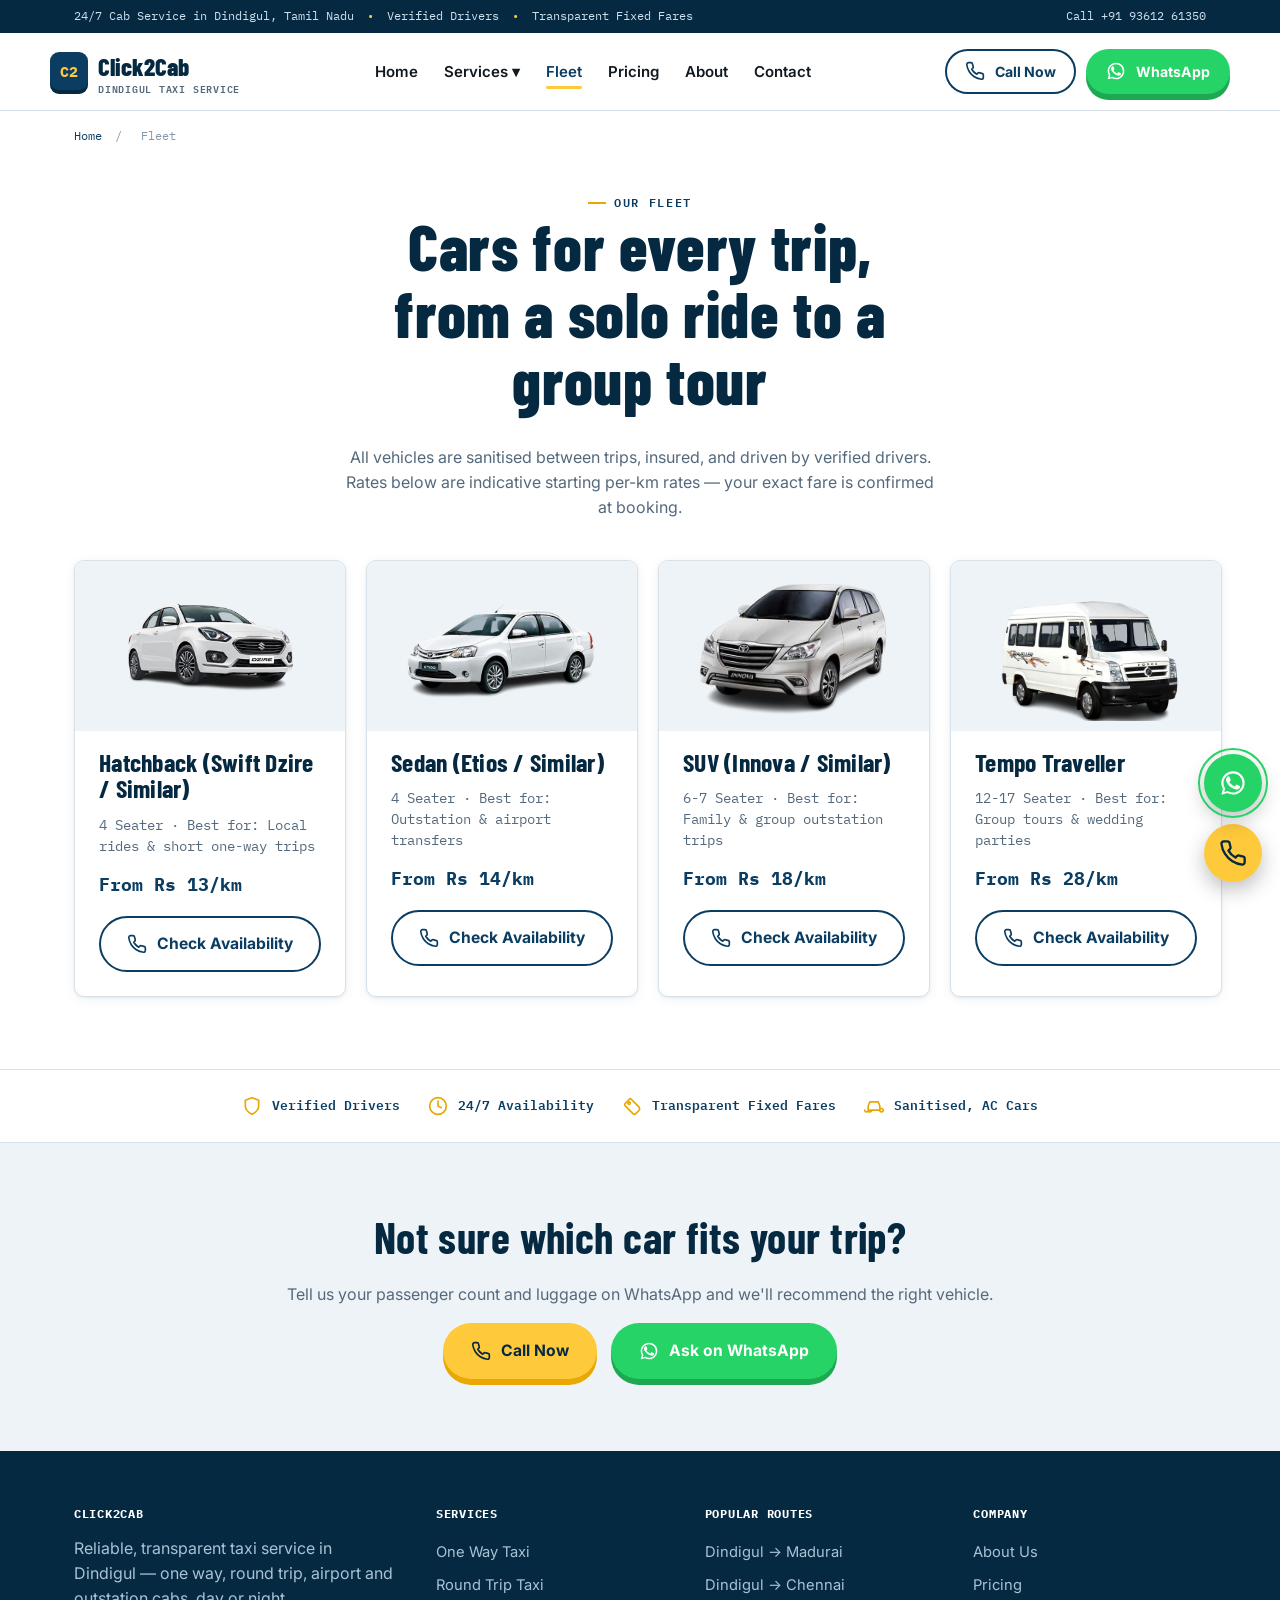
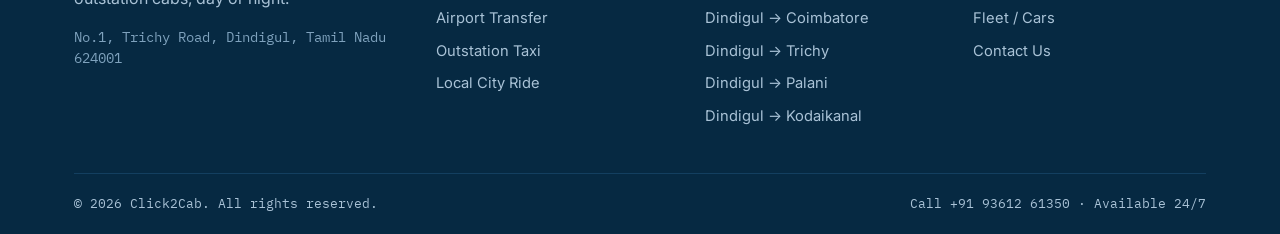
<file: click2cab-updated-number/fleet.html>
<!DOCTYPE html>
<!--
  CLICK2CAB WEBSITE
  ------------------
  New to this code? Start with README.md in this folder — it explains,
  in plain English, how to change the phone number, colors, fonts and
  text without breaking anything.
-->

<html lang="en">
<head>
<meta charset="UTF-8">
<meta name="viewport" content="width=device-width, initial-scale=1.0">
<title>Our Taxi Fleet | Hatchback, Sedan, SUV & Tempo Traveller - Click2Cab</title>
<meta name="description" content="Explore Click2Cab's fleet: hatchback, sedan, SUV and Tempo Traveller options for local, outstation and group taxi bookings in Dindigul.">
<link rel="canonical" href="https://www.click2cab.in/fleet.html">
<meta name="theme-color" content="#0B3D62">

<!-- Open Graph -->
<meta property="og:type" content="website">
<meta property="og:title" content="Our Taxi Fleet | Hatchback, Sedan, SUV & Tempo Traveller - Click2Cab">
<meta property="og:description" content="Explore Click2Cab's fleet: hatchback, sedan, SUV and Tempo Traveller options for local, outstation and group taxi bookings in Dindigul.">
<meta property="og:url" content="https://www.click2cab.in/fleet.html">
<meta property="og:site_name" content="Click2Cab">
<meta property="og:image" content="https://www.click2cab.in/images/og-image.jpg">
<meta name="twitter:card" content="summary_large_image">
<meta name="twitter:title" content="Our Taxi Fleet | Hatchback, Sedan, SUV & Tempo Traveller - Click2Cab">
<meta name="twitter:description" content="Explore Click2Cab's fleet: hatchback, sedan, SUV and Tempo Traveller options for local, outstation and group taxi bookings in Dindigul.">

<link rel="icon" href="data:image/svg+xml,<svg xmlns=%22http://www.w3.org/2000/svg%22 viewBox=%220 0 100 100%22><rect width=%22100%22 height=%22100%22 rx=%2220%22 fill=%22%230B3D62%22/><text x=%2250%22 y=%2266%22 font-size=%2250%22 text-anchor=%22middle%22 fill=%22%23FFC93C%22 font-family=%22monospace%22 font-weight=%22bold%22>C2</text></svg>">
<link rel="stylesheet" href="css/style.css">
<style>
  /* Vehicle photo shown at the top of a fleet card. Scoped to this page
     since it's not (yet) part of css/style.css. */
  .fleet-photo{
    margin:-24px -24px 18px;
    height:170px;
    background:var(--sky);
    border-radius:var(--radius-md) var(--radius-md) 0 0;
    display:flex; align-items:center; justify-content:center;
    overflow:hidden;
  }
  .fleet-photo img{ max-width:88%; max-height:150px; object-fit:contain; }
</style>
<script type="application/ld+json">{"@context": "https://schema.org", "@type": "TaxiService", "name": "Click2Cab", "image": "https://www.click2cab.in/images/og-image.jpg", "url": "https://www.click2cab.in", "telephone": "+919361261350", "priceRange": "₹₹", "address": {"@type": "PostalAddress", "streetAddress": "No.1, Trichy Road, Dindigul, Tamil Nadu 624001", "addressLocality": "Dindigul", "addressRegion": "Tamil Nadu", "postalCode": "624001", "addressCountry": "IN"}, "areaServed": "Dindigul, Tamil Nadu", "openingHoursSpecification": {"@type": "OpeningHoursSpecification", "dayOfWeek": ["Monday", "Tuesday", "Wednesday", "Thursday", "Friday", "Saturday", "Sunday"], "opens": "00:00", "closes": "23:59"}}</script>
</head>
<body>

<!-- ============================================================
     SITE HEADER
     The top strip + logo + navigation menu. Identical on every page,
     so copy any change here into the other HTML files too.
     ============================================================ -->
<header class="site-header">
  <div class="topbar">
  <div class="container">
    <div>24/7 Cab Service in Dindigul, Tamil Nadu <span class="dot">•</span> Verified Drivers <span class="dot">•</span> Transparent Fixed Fares</div>
    <div class="flex gap-12">
      <a href="tel:+919361261350">Call <span class="js-phone-display">+91 93612 61350</span></a>
    </div>
  </div>
</div>
  <div class="container nav-wrap">
    <a class="logo" href="index.html"><span class="mark">C2</span><span>Click2Cab<span class="tag">DINDIGUL TAXI SERVICE</span></span></a>
    <nav class="primary-nav"><ul><li><a class="" href="index.html">Home</a></li><li class="has-dropdown"><a href="outstation-taxi.html">Services ▾</a><ul class="dropdown"><li><a href="one-way-taxi.html">One Way Taxi</a></li><li><a href="round-trip-taxi.html">Round Trip Taxi</a></li><li><a href="airport-transfer.html">Airport Transfer</a></li><li><a href="outstation-taxi.html">Outstation Taxi</a></li><li><a href="local-city-ride.html">Local City Ride</a></li></ul></li><li><a class="active" href="fleet.html">Fleet</a></li><li><a class="" href="pricing.html">Pricing</a></li><li><a class="" href="about.html">About</a></li><li><a class="" href="contact.html">Contact</a></li></ul></nav>
    <div class="nav-cta">
      <a class="btn btn-outline" href="tel:+919361261350"><svg viewBox="0 0 24 24" fill="none" stroke="currentColor" stroke-width="2" stroke-linecap="round" stroke-linejoin="round"><path d="M22 16.92v3a2 2 0 0 1-2.18 2 19.79 19.79 0 0 1-8.63-3.07 19.5 19.5 0 0 1-6-6 19.79 19.79 0 0 1-3.07-8.67A2 2 0 0 1 4.11 2h3a2 2 0 0 1 2 1.72c.127.96.361 1.903.7 2.81a2 2 0 0 1-.45 2.11L8.09 9.91a16 16 0 0 0 6 6l1.27-1.27a2 2 0 0 1 2.11-.45c.907.339 1.85.573 2.81.7A2 2 0 0 1 22 16.92z"/></svg> Call Now</a>
      <a class="btn btn-whatsapp" href="https://wa.me/919361261350?text=Hi%20Click2Cab,%20I%20would%20like%20to%20book%20a%20taxi." target="_blank" rel="noopener"><svg viewBox="0 0 24 24" fill="currentColor"><path d="M17.472 14.382c-.297-.149-1.758-.867-2.03-.967-.273-.099-.471-.148-.67.15-.197.297-.767.966-.94 1.164-.173.199-.347.223-.644.075-.297-.15-1.255-.463-2.39-1.475-.883-.788-1.48-1.761-1.653-2.059-.173-.297-.018-.458.13-.606.134-.133.298-.347.446-.52.149-.174.198-.298.298-.497.099-.198.05-.371-.025-.52-.075-.149-.669-1.612-.916-2.207-.242-.579-.487-.5-.669-.51-.173-.008-.371-.01-.57-.01-.198 0-.52.074-.792.372-.272.297-1.04 1.016-1.04 2.479 0 1.462 1.065 2.875 1.213 3.074.149.198 2.096 3.2 5.077 4.487.709.306 1.262.489 1.694.625.712.227 1.36.195 1.871.118.571-.085 1.758-.719 2.006-1.413.248-.694.248-1.289.173-1.413-.074-.124-.272-.198-.57-.347z"/><path d="M12.004 2c-5.514 0-9.995 4.48-9.995 9.997 0 1.762.462 3.485 1.34 5.003L2 22l5.117-1.342a9.96 9.96 0 0 0 4.885 1.28h.004c5.514 0 9.994-4.48 9.994-9.997 0-2.67-1.04-5.18-2.927-7.07A9.935 9.935 0 0 0 12.004 2zm0 18.183h-.003a8.17 8.17 0 0 1-4.17-1.142l-.299-.177-3.037.797.81-2.96-.194-.304a8.166 8.166 0 0 1-1.256-4.4c0-4.518 3.677-8.194 8.152-8.194 2.177 0 4.222.849 5.76 2.389a8.106 8.106 0 0 1 2.388 5.766c0 4.518-3.677 8.225-8.151 8.225z"/></svg> WhatsApp</a>
    </div>
    <button class="hamburger" aria-label="Toggle menu" aria-expanded="false"><span></span><span></span><span></span></button>
  </div>
</header><div class="container"><div class="breadcrumb"><a href="index.html">Home</a> <span>/</span> <span aria-current="page">Fleet</span></div></div>
<section style="padding-top:24px;">
  <div class="container section-head">
    <span class="eyebrow">Our Fleet</span>
    <h1>Cars for every trip, from a solo ride to a group tour</h1>
    <p>All vehicles are sanitised between trips, insured, and driven by verified drivers. Rates below are indicative starting per-km rates &mdash; your exact fare is confirmed at booking.</p>
  </div>
  <div class="container grid-4"><div class="card">
  <div class="fleet-photo"><img src="images/hatchback-swift-dzire.png" alt="Maruti Swift Dzire hatchback taxi" loading="lazy"></div>
  <h3>Hatchback (Swift Dzire / Similar)</h3>
  <p class="mono small">4 Seater &middot; Best for: Local rides & short one-way trips</p>
  <p class="mono" style="color:var(--road-blue); font-weight:700; font-size:1.1rem;">From Rs 13/km</p>
  <a class="btn btn-outline btn-block" href="tel:+919361261350"><svg viewBox="0 0 24 24" fill="none" stroke="currentColor" stroke-width="2" stroke-linecap="round" stroke-linejoin="round"><path d="M22 16.92v3a2 2 0 0 1-2.18 2 19.79 19.79 0 0 1-8.63-3.07 19.5 19.5 0 0 1-6-6 19.79 19.79 0 0 1-3.07-8.67A2 2 0 0 1 4.11 2h3a2 2 0 0 1 2 1.72c.127.96.361 1.903.7 2.81a2 2 0 0 1-.45 2.11L8.09 9.91a16 16 0 0 0 6 6l1.27-1.27a2 2 0 0 1 2.11-.45c.907.339 1.85.573 2.81.7A2 2 0 0 1 22 16.92z"/></svg> Check Availability</a>
</div><div class="card">
 <div class="fleet-photo"><img src="images/sedan-etios.png" alt="Toyota_Etios_Car_Toyota_Innova_Luxury_Vehicle" loading="lazy"></div>
  
  <h3>Sedan (Etios / Similar)</h3>
  <p class="mono small">4 Seater &middot; Best for: Outstation & airport transfers</p>
  <p class="mono" style="color:var(--road-blue); font-weight:700; font-size:1.1rem;">From Rs 14/km</p>
  <a class="btn btn-outline btn-block" href="tel:+919361261350"><svg viewBox="0 0 24 24" fill="none" stroke="currentColor" stroke-width="2" stroke-linecap="round" stroke-linejoin="round"><path d="M22 16.92v3a2 2 0 0 1-2.18 2 19.79 19.79 0 0 1-8.63-3.07 19.5 19.5 0 0 1-6-6 19.79 19.79 0 0 1-3.07-8.67A2 2 0 0 1 4.11 2h3a2 2 0 0 1 2 1.72c.127.96.361 1.903.7 2.81a2 2 0 0 1-.45 2.11L8.09 9.91a16 16 0 0 0 6 6l1.27-1.27a2 2 0 0 1 2.11-.45c.907.339 1.85.573 2.81.7A2 2 0 0 1 22 16.92z"/></svg> Check Availability</a>
</div><div class="card">

  <div class="fleet-photo"><img src="images/suv-innova.png" alt="Toyota Innova" loading="lazy"></div>
  
  <h3>SUV (Innova / Similar)</h3>
  <p class="mono small">6-7 Seater &middot; Best for: Family & group outstation trips</p>
  <p class="mono" style="color:var(--road-blue); font-weight:700; font-size:1.1rem;">From Rs 18/km</p>
  <a class="btn btn-outline btn-block" href="tel:+919361261350"><svg viewBox="0 0 24 24" fill="none" stroke="currentColor" stroke-width="2" stroke-linecap="round" stroke-linejoin="round"><path d="M22 16.92v3a2 2 0 0 1-2.18 2 19.79 19.79 0 0 1-8.63-3.07 19.5 19.5 0 0 1-6-6 19.79 19.79 0 0 1-3.07-8.67A2 2 0 0 1 4.11 2h3a2 2 0 0 1 2 1.72c.127.96.361 1.903.7 2.81a2 2 0 0 1-.45 2.11L8.09 9.91a16 16 0 0 0 6 6l1.27-1.27a2 2 0 0 1 2.11-.45c.907.339 1.85.573 2.81.7A2 2 0 0 1 22 16.92z"/></svg> Check Availability</a>
</div><div class="card">
  <div class="fleet-photo"><img src="images/tempo-traveller.png" alt="12_Seater_Tempo_Traveller_on_Rent_in_Delhi__Gurgaon___Noida" loading="lazy"></div>
  <h3>Tempo Traveller</h3>
  <p class="mono small">12-17 Seater &middot; Best for: Group tours & wedding parties</p>
  <p class="mono" style="color:var(--road-blue); font-weight:700; font-size:1.1rem;">From Rs 28/km</p>
  <a class="btn btn-outline btn-block" href="tel:+919361261350"><svg viewBox="0 0 24 24" fill="none" stroke="currentColor" stroke-width="2" stroke-linecap="round" stroke-linejoin="round"><path d="M22 16.92v3a2 2 0 0 1-2.18 2 19.79 19.79 0 0 1-8.63-3.07 19.5 19.5 0 0 1-6-6 19.79 19.79 0 0 1-3.07-8.67A2 2 0 0 1 4.11 2h3a2 2 0 0 1 2 1.72c.127.96.361 1.903.7 2.81a2 2 0 0 1-.45 2.11L8.09 9.91a16 16 0 0 0 6 6l1.27-1.27a2 2 0 0 1 2.11-.45c.907.339 1.85.573 2.81.7A2 2 0 0 1 22 16.92z"/></svg> Check Availability</a>
</div></div>
</section>
<div class="trust-strip"><div class="trust-item"><svg viewBox="0 0 24 24" fill="none" stroke="currentColor" stroke-width="2" stroke-linecap="round" stroke-linejoin="round"><path d="M12 22s8-4 8-10V5l-8-3-8 3v7c0 6 8 10 8 10z"/></svg> Verified Drivers</div><div class="trust-item"><svg viewBox="0 0 24 24" fill="none" stroke="currentColor" stroke-width="2" stroke-linecap="round" stroke-linejoin="round"><circle cx="12" cy="12" r="10"/><path d="M12 6v6l4 2"/></svg> 24/7 Availability</div><div class="trust-item"><svg viewBox="0 0 24 24" fill="none" stroke="currentColor" stroke-width="2" stroke-linecap="round" stroke-linejoin="round"><path d="M20.59 13.41 11 3.83A2 2 0 0 0 9.59 3.24L3.83 9a2 2 0 0 0 0 2.83l9.58 9.58a2 2 0 0 0 2.83 0l4.35-4.35a2 2 0 0 0 0-2.83z"/><circle cx="8.5" cy="8.5" r="1.5"/></svg> Transparent Fixed Fares</div><div class="trust-item"><svg viewBox="0 0 24 24" fill="none" stroke="currentColor" stroke-width="2" stroke-linecap="round" stroke-linejoin="round"><path d="M5 17h14M5 17a2 2 0 1 0 4 0M5 17a2 2 0 1 1-4 0m4 0v-5l2-5h10l2 5v5m-14 0h14m0 0a2 2 0 1 0 4 0M19 17a2 2 0 1 1 4 0"/></svg> Sanitised, AC Cars</div></div>
<section class="bg-sky text-center">
  <div class="container">
    <h2>Not sure which car fits your trip?</h2>
    <p>Tell us your passenger count and luggage on WhatsApp and we'll recommend the right vehicle.</p>
    <div class="hero-cta-row" style="justify-content:center;">
      <a class="btn btn-call" href="tel:+919361261350"><svg viewBox="0 0 24 24" fill="none" stroke="currentColor" stroke-width="2" stroke-linecap="round" stroke-linejoin="round"><path d="M22 16.92v3a2 2 0 0 1-2.18 2 19.79 19.79 0 0 1-8.63-3.07 19.5 19.5 0 0 1-6-6 19.79 19.79 0 0 1-3.07-8.67A2 2 0 0 1 4.11 2h3a2 2 0 0 1 2 1.72c.127.96.361 1.903.7 2.81a2 2 0 0 1-.45 2.11L8.09 9.91a16 16 0 0 0 6 6l1.27-1.27a2 2 0 0 1 2.11-.45c.907.339 1.85.573 2.81.7A2 2 0 0 1 22 16.92z"/></svg> Call Now</a>
      <a class="btn btn-whatsapp" href="https://wa.me/919361261350?text=Hi%20Click2Cab,%20I%20would%20like%20to%20book%20a%20taxi." target="_blank" rel="noopener"><svg viewBox="0 0 24 24" fill="currentColor"><path d="M17.472 14.382c-.297-.149-1.758-.867-2.03-.967-.273-.099-.471-.148-.67.15-.197.297-.767.966-.94 1.164-.173.199-.347.223-.644.075-.297-.15-1.255-.463-2.39-1.475-.883-.788-1.48-1.761-1.653-2.059-.173-.297-.018-.458.13-.606.134-.133.298-.347.446-.52.149-.174.198-.298.298-.497.099-.198.05-.371-.025-.52-.075-.149-.669-1.612-.916-2.207-.242-.579-.487-.5-.669-.51-.173-.008-.371-.01-.57-.01-.198 0-.52.074-.792.372-.272.297-1.04 1.016-1.04 2.479 0 1.462 1.065 2.875 1.213 3.074.149.198 2.096 3.2 5.077 4.487.709.306 1.262.489 1.694.625.712.227 1.36.195 1.871.118.571-.085 1.758-.719 2.006-1.413.248-.694.248-1.289.173-1.413-.074-.124-.272-.198-.57-.347z"/><path d="M12.004 2c-5.514 0-9.995 4.48-9.995 9.997 0 1.762.462 3.485 1.34 5.003L2 22l5.117-1.342a9.96 9.96 0 0 0 4.885 1.28h.004c5.514 0 9.994-4.48 9.994-9.997 0-2.67-1.04-5.18-2.927-7.07A9.935 9.935 0 0 0 12.004 2zm0 18.183h-.003a8.17 8.17 0 0 1-4.17-1.142l-.299-.177-3.037.797.81-2.96-.194-.304a8.166 8.166 0 0 1-1.256-4.4c0-4.518 3.677-8.194 8.152-8.194 2.177 0 4.222.849 5.76 2.389a8.106 8.106 0 0 1 2.388 5.766c0 4.518-3.677 8.225-8.151 8.225z"/></svg> Ask on WhatsApp</a>
    </div>
  </div>
</section>

<!-- ============================================================
     SITE FOOTER
     Company info, quick links and copyright line. Identical on
     every page.
     ============================================================ -->
<footer class="site-footer">
  <div class="container">
    <div class="footer-grid">
      <div>
        <h4>Click2Cab</h4>
        <p style="color:#a9c2d6; max-width:32ch;">Reliable, transparent taxi service in Dindigul — one way, round trip, airport and outstation cabs, day or night.</p>
        <p class="mono small" style="color:#7fa2bd;">No.1, Trichy Road, Dindigul, Tamil Nadu 624001</p>
      </div>
      <div>
        <h4>Services</h4>
        <a href="one-way-taxi.html">One Way Taxi</a><a href="round-trip-taxi.html">Round Trip Taxi</a><a href="airport-transfer.html">Airport Transfer</a><a href="outstation-taxi.html">Outstation Taxi</a><a href="local-city-ride.html">Local City Ride</a>
      </div>
      <div>
        <h4>Popular Routes</h4>
        <a href="routes/dindigul-to-madurai.html">Dindigul → Madurai</a><a href="routes/dindigul-to-chennai.html">Dindigul → Chennai</a><a href="routes/dindigul-to-coimbatore.html">Dindigul → Coimbatore</a><a href="routes/dindigul-to-trichy.html">Dindigul → Trichy</a><a href="routes/dindigul-to-palani.html">Dindigul → Palani</a><a href="routes/dindigul-to-kodaikanal.html">Dindigul → Kodaikanal</a>
      </div>
      <div>
        <h4>Company</h4>
        <a href="about.html">About Us</a>
        <a href="pricing.html">Pricing</a>
        <a href="fleet.html">Fleet / Cars</a>
        <a href="contact.html">Contact Us</a>
      </div>
    </div>
    <div class="footer-bottom">
      <span>© 2026 Click2Cab. All rights reserved.</span>
      <span>Call <span class="js-phone-display">+91 93612 61350</span> · Available 24/7</span>
    </div>
  </div>
</footer>
<!-- ============================================================
     FLOATING CALL / WHATSAPP BUTTONS (bottom-right, desktop)
     ============================================================ -->
<div class="floating-actions">
  <a class="fab fab-whatsapp fab-pulse" href="https://wa.me/919361261350?text=Hi%20Click2Cab,%20I%20would%20like%20to%20book%20a%20taxi." target="_blank" rel="noopener" aria-label="Book on WhatsApp"><svg viewBox="0 0 24 24" fill="currentColor"><path d="M17.472 14.382c-.297-.149-1.758-.867-2.03-.967-.273-.099-.471-.148-.67.15-.197.297-.767.966-.94 1.164-.173.199-.347.223-.644.075-.297-.15-1.255-.463-2.39-1.475-.883-.788-1.48-1.761-1.653-2.059-.173-.297-.018-.458.13-.606.134-.133.298-.347.446-.52.149-.174.198-.298.298-.497.099-.198.05-.371-.025-.52-.075-.149-.669-1.612-.916-2.207-.242-.579-.487-.5-.669-.51-.173-.008-.371-.01-.57-.01-.198 0-.52.074-.792.372-.272.297-1.04 1.016-1.04 2.479 0 1.462 1.065 2.875 1.213 3.074.149.198 2.096 3.2 5.077 4.487.709.306 1.262.489 1.694.625.712.227 1.36.195 1.871.118.571-.085 1.758-.719 2.006-1.413.248-.694.248-1.289.173-1.413-.074-.124-.272-.198-.57-.347z"/><path d="M12.004 2c-5.514 0-9.995 4.48-9.995 9.997 0 1.762.462 3.485 1.34 5.003L2 22l5.117-1.342a9.96 9.96 0 0 0 4.885 1.28h.004c5.514 0 9.994-4.48 9.994-9.997 0-2.67-1.04-5.18-2.927-7.07A9.935 9.935 0 0 0 12.004 2zm0 18.183h-.003a8.17 8.17 0 0 1-4.17-1.142l-.299-.177-3.037.797.81-2.96-.194-.304a8.166 8.166 0 0 1-1.256-4.4c0-4.518 3.677-8.194 8.152-8.194 2.177 0 4.222.849 5.76 2.389a8.106 8.106 0 0 1 2.388 5.766c0 4.518-3.677 8.225-8.151 8.225z"/></svg></a>
  <a class="fab fab-call" href="tel:+919361261350" aria-label="Call Now"><svg viewBox="0 0 24 24" fill="none" stroke="currentColor" stroke-width="2" stroke-linecap="round" stroke-linejoin="round"><path d="M22 16.92v3a2 2 0 0 1-2.18 2 19.79 19.79 0 0 1-8.63-3.07 19.5 19.5 0 0 1-6-6 19.79 19.79 0 0 1-3.07-8.67A2 2 0 0 1 4.11 2h3a2 2 0 0 1 2 1.72c.127.96.361 1.903.7 2.81a2 2 0 0 1-.45 2.11L8.09 9.91a16 16 0 0 0 6 6l1.27-1.27a2 2 0 0 1 2.11-.45c.907.339 1.85.573 2.81.7A2 2 0 0 1 22 16.92z"/></svg></a>
</div>

<!-- ============================================================
     STICKY CALL / WHATSAPP BAR (bottom of screen, mobile only)
     ============================================================ -->
<div class="mobile-bar">
  <a class="call" href="tel:+919361261350"><svg viewBox="0 0 24 24" fill="none" stroke="currentColor" stroke-width="2" stroke-linecap="round" stroke-linejoin="round"><path d="M22 16.92v3a2 2 0 0 1-2.18 2 19.79 19.79 0 0 1-8.63-3.07 19.5 19.5 0 0 1-6-6 19.79 19.79 0 0 1-3.07-8.67A2 2 0 0 1 4.11 2h3a2 2 0 0 1 2 1.72c.127.96.361 1.903.7 2.81a2 2 0 0 1-.45 2.11L8.09 9.91a16 16 0 0 0 6 6l1.27-1.27a2 2 0 0 1 2.11-.45c.907.339 1.85.573 2.81.7A2 2 0 0 1 22 16.92z"/></svg> Call Now</a>
  <a class="wa" href="https://wa.me/919361261350?text=Hi%20Click2Cab,%20I%20would%20like%20to%20book%20a%20taxi." target="_blank" rel="noopener"><svg viewBox="0 0 24 24" fill="currentColor"><path d="M17.472 14.382c-.297-.149-1.758-.867-2.03-.967-.273-.099-.471-.148-.67.15-.197.297-.767.966-.94 1.164-.173.199-.347.223-.644.075-.297-.15-1.255-.463-2.39-1.475-.883-.788-1.48-1.761-1.653-2.059-.173-.297-.018-.458.13-.606.134-.133.298-.347.446-.52.149-.174.198-.298.298-.497.099-.198.05-.371-.025-.52-.075-.149-.669-1.612-.916-2.207-.242-.579-.487-.5-.669-.51-.173-.008-.371-.01-.57-.01-.198 0-.52.074-.792.372-.272.297-1.04 1.016-1.04 2.479 0 1.462 1.065 2.875 1.213 3.074.149.198 2.096 3.2 5.077 4.487.709.306 1.262.489 1.694.625.712.227 1.36.195 1.871.118.571-.085 1.758-.719 2.006-1.413.248-.694.248-1.289.173-1.413-.074-.124-.272-.198-.57-.347z"/><path d="M12.004 2c-5.514 0-9.995 4.48-9.995 9.997 0 1.762.462 3.485 1.34 5.003L2 22l5.117-1.342a9.96 9.96 0 0 0 4.885 1.28h.004c5.514 0 9.994-4.48 9.994-9.997 0-2.67-1.04-5.18-2.927-7.07A9.935 9.935 0 0 0 12.004 2zm0 18.183h-.003a8.17 8.17 0 0 1-4.17-1.142l-.299-.177-3.037.797.81-2.96-.194-.304a8.166 8.166 0 0 1-1.256-4.4c0-4.518 3.677-8.194 8.152-8.194 2.177 0 4.222.849 5.76 2.389a8.106 8.106 0 0 1 2.388 5.766c0 4.518-3.677 8.225-8.151 8.225z"/></svg> WhatsApp</a>
</div>

<!-- Shared site behaviour: mobile menu, booking form, and keeping
     every phone/WhatsApp link in sync with js/script.js CONFIG. -->
<script src="js/script.js"></script>
</body></html>
</file>
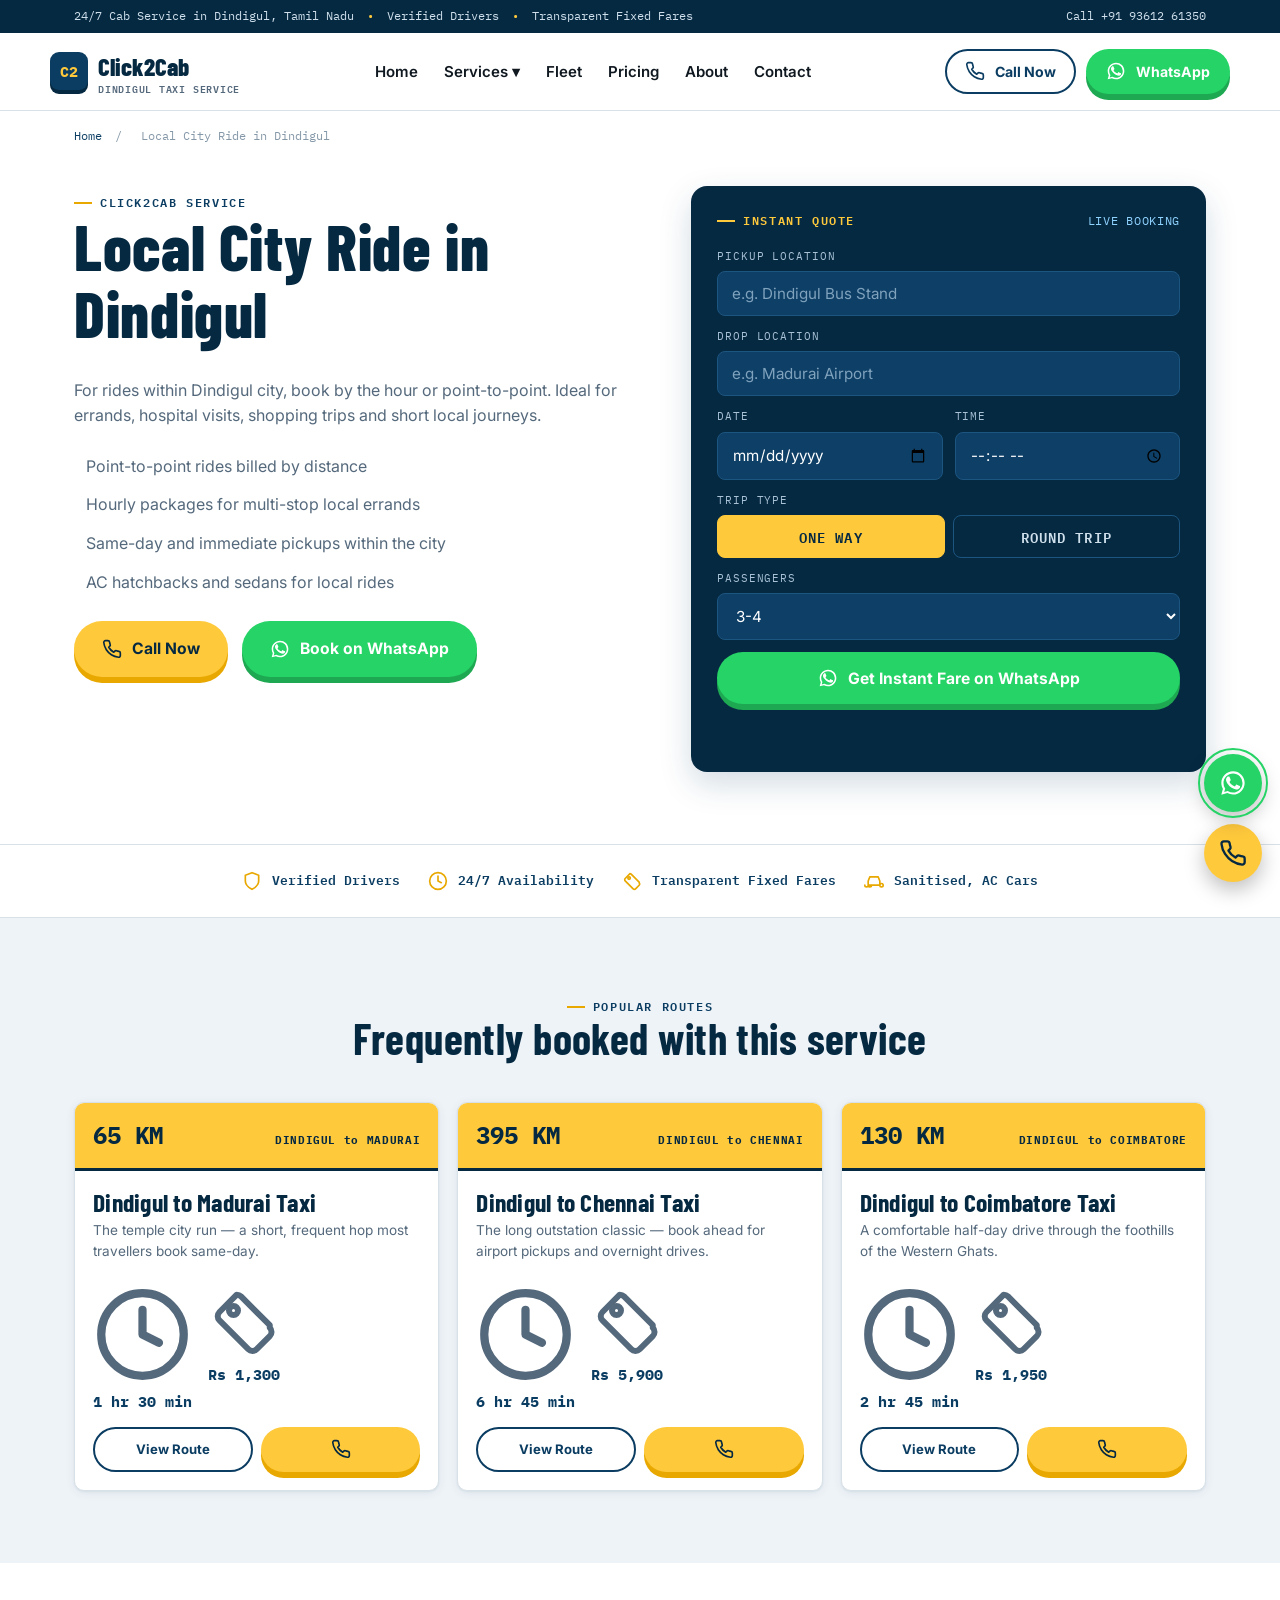
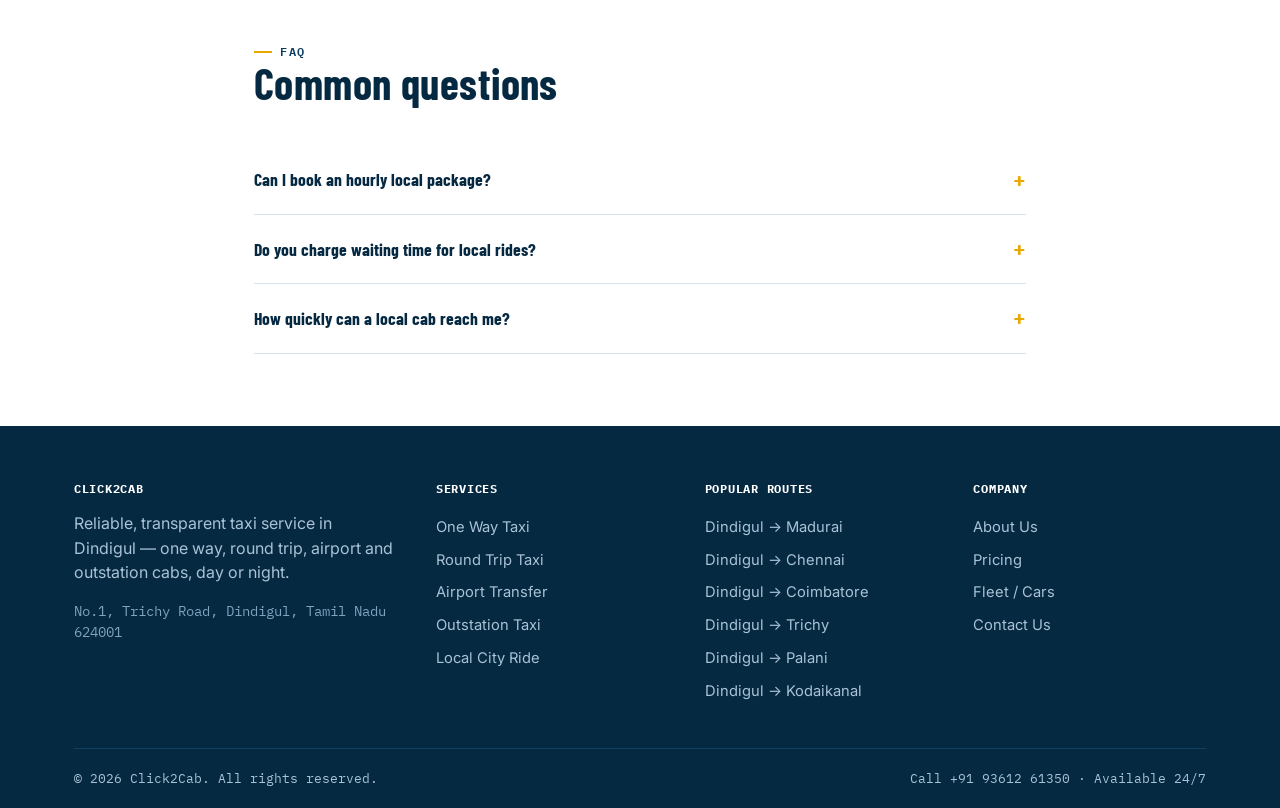
<file: click2cab-updated-number/local-city-ride.html>
<!DOCTYPE html>
<!--
  CLICK2CAB WEBSITE
  ------------------
  New to this code? Start with README.md in this folder — it explains,
  in plain English, how to change the phone number, colors, fonts and
  text without breaking anything.
-->

<html lang="en">
<head>
<meta charset="UTF-8">
<meta name="viewport" content="width=device-width, initial-scale=1.0">
<title>Local Taxi in Dindigul | Hourly & Point-to-Point Cabs - Click2Cab</title>
<meta name="description" content="Book a local taxi within Dindigul city for errands, hospital visits, shopping or short point-to-point rides. Hourly packages and per-km fares available.">
<link rel="canonical" href="https://www.click2cab.in/local-city-ride.html">
<meta name="theme-color" content="#0B3D62">

<!-- Open Graph -->
<meta property="og:type" content="website">
<meta property="og:title" content="Local Taxi in Dindigul | Hourly & Point-to-Point Cabs - Click2Cab">
<meta property="og:description" content="Book a local taxi within Dindigul city for errands, hospital visits, shopping or short point-to-point rides. Hourly packages and per-km fares available.">
<meta property="og:url" content="https://www.click2cab.in/local-city-ride.html">
<meta property="og:site_name" content="Click2Cab">
<meta property="og:image" content="https://www.click2cab.in/images/og-image.jpg">
<meta name="twitter:card" content="summary_large_image">
<meta name="twitter:title" content="Local Taxi in Dindigul | Hourly & Point-to-Point Cabs - Click2Cab">
<meta name="twitter:description" content="Book a local taxi within Dindigul city for errands, hospital visits, shopping or short point-to-point rides. Hourly packages and per-km fares available.">

<link rel="icon" href="data:image/svg+xml,<svg xmlns=%22http://www.w3.org/2000/svg%22 viewBox=%220 0 100 100%22><rect width=%22100%22 height=%22100%22 rx=%2220%22 fill=%22%230B3D62%22/><text x=%2250%22 y=%2266%22 font-size=%2250%22 text-anchor=%22middle%22 fill=%22%23FFC93C%22 font-family=%22monospace%22 font-weight=%22bold%22>C2</text></svg>">
<link rel="stylesheet" href="css/style.css">
<script type="application/ld+json">{"@context": "https://schema.org", "@type": "TaxiService", "name": "Click2Cab", "image": "https://www.click2cab.in/images/og-image.jpg", "url": "https://www.click2cab.in", "telephone": "+919361261350", "priceRange": "₹₹", "address": {"@type": "PostalAddress", "streetAddress": "No.1, Trichy Road, Dindigul, Tamil Nadu 624001", "addressLocality": "Dindigul", "addressRegion": "Tamil Nadu", "postalCode": "624001", "addressCountry": "IN"}, "areaServed": "Dindigul, Tamil Nadu", "openingHoursSpecification": {"@type": "OpeningHoursSpecification", "dayOfWeek": ["Monday", "Tuesday", "Wednesday", "Thursday", "Friday", "Saturday", "Sunday"], "opens": "00:00", "closes": "23:59"}}</script>
<script type="application/ld+json">{"@context": "https://schema.org", "@type": "FAQPage", "mainEntity": [{"@type": "Question", "name": "Can I book an hourly local package?", "acceptedAnswer": {"@type": "Answer", "text": "Yes, we offer 4-hour and 8-hour local packages with a fixed kilometre allowance."}}, {"@type": "Question", "name": "Do you charge waiting time for local rides?", "acceptedAnswer": {"@type": "Answer", "text": "The first 10 minutes of waiting is free; beyond that a small per-minute charge applies."}}, {"@type": "Question", "name": "How quickly can a local cab reach me?", "acceptedAnswer": {"@type": "Answer", "text": "Average pickup time within Dindigul city is under 15 minutes."}}]}</script>
</head>
<body>

<!-- ============================================================
     SITE HEADER
     The top strip + logo + navigation menu. Identical on every page,
     so copy any change here into the other HTML files too.
     ============================================================ -->
<header class="site-header">
  <div class="topbar">
  <div class="container">
    <div>24/7 Cab Service in Dindigul, Tamil Nadu <span class="dot">•</span> Verified Drivers <span class="dot">•</span> Transparent Fixed Fares</div>
    <div class="flex gap-12">
      <a href="tel:+919361261350">Call <span class="js-phone-display">+91 93612 61350</span></a>
    </div>
  </div>
</div>
  <div class="container nav-wrap">
    <a class="logo" href="index.html"><span class="mark">C2</span><span>Click2Cab<span class="tag">DINDIGUL TAXI SERVICE</span></span></a>
    <nav class="primary-nav"><ul><li><a class="" href="index.html">Home</a></li><li class="has-dropdown"><a href="outstation-taxi.html">Services ▾</a><ul class="dropdown"><li><a href="one-way-taxi.html">One Way Taxi</a></li><li><a href="round-trip-taxi.html">Round Trip Taxi</a></li><li><a href="airport-transfer.html">Airport Transfer</a></li><li><a href="outstation-taxi.html">Outstation Taxi</a></li><li><a href="local-city-ride.html">Local City Ride</a></li></ul></li><li><a class="" href="fleet.html">Fleet</a></li><li><a class="" href="pricing.html">Pricing</a></li><li><a class="" href="about.html">About</a></li><li><a class="" href="contact.html">Contact</a></li></ul></nav>
    <div class="nav-cta">
      <a class="btn btn-outline" href="tel:+919361261350"><svg viewBox="0 0 24 24" fill="none" stroke="currentColor" stroke-width="2" stroke-linecap="round" stroke-linejoin="round"><path d="M22 16.92v3a2 2 0 0 1-2.18 2 19.79 19.79 0 0 1-8.63-3.07 19.5 19.5 0 0 1-6-6 19.79 19.79 0 0 1-3.07-8.67A2 2 0 0 1 4.11 2h3a2 2 0 0 1 2 1.72c.127.96.361 1.903.7 2.81a2 2 0 0 1-.45 2.11L8.09 9.91a16 16 0 0 0 6 6l1.27-1.27a2 2 0 0 1 2.11-.45c.907.339 1.85.573 2.81.7A2 2 0 0 1 22 16.92z"/></svg> Call Now</a>
      <a class="btn btn-whatsapp" href="https://wa.me/919361261350?text=Hi%20Click2Cab,%20I%20would%20like%20to%20book%20a%20taxi." target="_blank" rel="noopener"><svg viewBox="0 0 24 24" fill="currentColor"><path d="M17.472 14.382c-.297-.149-1.758-.867-2.03-.967-.273-.099-.471-.148-.67.15-.197.297-.767.966-.94 1.164-.173.199-.347.223-.644.075-.297-.15-1.255-.463-2.39-1.475-.883-.788-1.48-1.761-1.653-2.059-.173-.297-.018-.458.13-.606.134-.133.298-.347.446-.52.149-.174.198-.298.298-.497.099-.198.05-.371-.025-.52-.075-.149-.669-1.612-.916-2.207-.242-.579-.487-.5-.669-.51-.173-.008-.371-.01-.57-.01-.198 0-.52.074-.792.372-.272.297-1.04 1.016-1.04 2.479 0 1.462 1.065 2.875 1.213 3.074.149.198 2.096 3.2 5.077 4.487.709.306 1.262.489 1.694.625.712.227 1.36.195 1.871.118.571-.085 1.758-.719 2.006-1.413.248-.694.248-1.289.173-1.413-.074-.124-.272-.198-.57-.347z"/><path d="M12.004 2c-5.514 0-9.995 4.48-9.995 9.997 0 1.762.462 3.485 1.34 5.003L2 22l5.117-1.342a9.96 9.96 0 0 0 4.885 1.28h.004c5.514 0 9.994-4.48 9.994-9.997 0-2.67-1.04-5.18-2.927-7.07A9.935 9.935 0 0 0 12.004 2zm0 18.183h-.003a8.17 8.17 0 0 1-4.17-1.142l-.299-.177-3.037.797.81-2.96-.194-.304a8.166 8.166 0 0 1-1.256-4.4c0-4.518 3.677-8.194 8.152-8.194 2.177 0 4.222.849 5.76 2.389a8.106 8.106 0 0 1 2.388 5.766c0 4.518-3.677 8.225-8.151 8.225z"/></svg> WhatsApp</a>
    </div>
    <button class="hamburger" aria-label="Toggle menu" aria-expanded="false"><span></span><span></span><span></span></button>
  </div>
</header><div class="container"><div class="breadcrumb"><a href="index.html">Home</a> <span>/</span> <span aria-current="page">Local City Ride in Dindigul</span></div></div>
<section style="padding-top:24px;">
  <div class="container hero-grid">
    <div>
      <span class="eyebrow">Click2Cab Service</span>
      <h1>Local City Ride in Dindigul</h1>
      <p class="lead">For rides within Dindigul city, book by the hour or point-to-point. Ideal for errands, hospital visits, shopping trips and short local journeys.</p>
      <div class="grid-3" style="grid-template-columns:1fr; gap:14px; margin:26px 0;">
        <div class="flex gap-12"><span style="color:var(--stone-yellow-deep); flex-shrink:0;"><svg viewBox="0 0 24 24" fill="none" stroke="currentColor" stroke-width="2.4" stroke-linecap="round" stroke-linejoin="round"><polyline points="20 6 9 17 4 12"/></svg></span><p style="margin:0;">Point-to-point rides billed by distance</p></div><div class="flex gap-12"><span style="color:var(--stone-yellow-deep); flex-shrink:0;"><svg viewBox="0 0 24 24" fill="none" stroke="currentColor" stroke-width="2.4" stroke-linecap="round" stroke-linejoin="round"><polyline points="20 6 9 17 4 12"/></svg></span><p style="margin:0;">Hourly packages for multi-stop local errands</p></div><div class="flex gap-12"><span style="color:var(--stone-yellow-deep); flex-shrink:0;"><svg viewBox="0 0 24 24" fill="none" stroke="currentColor" stroke-width="2.4" stroke-linecap="round" stroke-linejoin="round"><polyline points="20 6 9 17 4 12"/></svg></span><p style="margin:0;">Same-day and immediate pickups within the city</p></div><div class="flex gap-12"><span style="color:var(--stone-yellow-deep); flex-shrink:0;"><svg viewBox="0 0 24 24" fill="none" stroke="currentColor" stroke-width="2.4" stroke-linecap="round" stroke-linejoin="round"><polyline points="20 6 9 17 4 12"/></svg></span><p style="margin:0;">AC hatchbacks and sedans for local rides</p></div>
      </div>
      <div class="hero-cta-row">
        <a class="btn btn-call" href="tel:+919361261350"><svg viewBox="0 0 24 24" fill="none" stroke="currentColor" stroke-width="2" stroke-linecap="round" stroke-linejoin="round"><path d="M22 16.92v3a2 2 0 0 1-2.18 2 19.79 19.79 0 0 1-8.63-3.07 19.5 19.5 0 0 1-6-6 19.79 19.79 0 0 1-3.07-8.67A2 2 0 0 1 4.11 2h3a2 2 0 0 1 2 1.72c.127.96.361 1.903.7 2.81a2 2 0 0 1-.45 2.11L8.09 9.91a16 16 0 0 0 6 6l1.27-1.27a2 2 0 0 1 2.11-.45c.907.339 1.85.573 2.81.7A2 2 0 0 1 22 16.92z"/></svg> Call Now</a>
        <a class="btn btn-whatsapp" href="https://wa.me/919361261350?text=Hi%20Click2Cab,%20I%20would%20like%20to%20book%20a%20taxi." target="_blank" rel="noopener"><svg viewBox="0 0 24 24" fill="currentColor"><path d="M17.472 14.382c-.297-.149-1.758-.867-2.03-.967-.273-.099-.471-.148-.67.15-.197.297-.767.966-.94 1.164-.173.199-.347.223-.644.075-.297-.15-1.255-.463-2.39-1.475-.883-.788-1.48-1.761-1.653-2.059-.173-.297-.018-.458.13-.606.134-.133.298-.347.446-.52.149-.174.198-.298.298-.497.099-.198.05-.371-.025-.52-.075-.149-.669-1.612-.916-2.207-.242-.579-.487-.5-.669-.51-.173-.008-.371-.01-.57-.01-.198 0-.52.074-.792.372-.272.297-1.04 1.016-1.04 2.479 0 1.462 1.065 2.875 1.213 3.074.149.198 2.096 3.2 5.077 4.487.709.306 1.262.489 1.694.625.712.227 1.36.195 1.871.118.571-.085 1.758-.719 2.006-1.413.248-.694.248-1.289.173-1.413-.074-.124-.272-.198-.57-.347z"/><path d="M12.004 2c-5.514 0-9.995 4.48-9.995 9.997 0 1.762.462 3.485 1.34 5.003L2 22l5.117-1.342a9.96 9.96 0 0 0 4.885 1.28h.004c5.514 0 9.994-4.48 9.994-9.997 0-2.67-1.04-5.18-2.927-7.07A9.935 9.935 0 0 0 12.004 2zm0 18.183h-.003a8.17 8.17 0 0 1-4.17-1.142l-.299-.177-3.037.797.81-2.96-.194-.304a8.166 8.166 0 0 1-1.256-4.4c0-4.518 3.677-8.194 8.152-8.194 2.177 0 4.222.849 5.76 2.389a8.106 8.106 0 0 1 2.388 5.766c0 4.518-3.677 8.225-8.151 8.225z"/></svg> Book on WhatsApp</a>
      </div>
    </div>
    <div class="board">
  <div class="board-head">
    <span class="eyebrow">Instant Quote</span>
    <span class="led">LIVE BOOKING</span>
  </div>
  <form id="booking-form">
    <div class="field">
      <label for="pickup">Pickup Location</label>
      <input type="text" id="pickup" name="pickup" placeholder="e.g. Dindigul Bus Stand" required>
    </div>
    <div class="field">
      <label for="drop">Drop Location</label>
      <input type="text" id="drop" name="drop" placeholder="e.g. Madurai Airport" required>
    </div>
    <div class="field-row">
      <div class="field">
        <label for="date">Date</label>
        <input type="date" id="date" name="date" required>
      </div>
      <div class="field">
        <label for="time">Time</label>
        <input type="time" id="time" name="time" required>
      </div>
    </div>
    <div class="field">
      <label>Trip Type</label>
      <div class="trip-toggle">
        <label><input type="radio" name="trip" value="One Way" checked><span>One Way</span></label>
        <label><input type="radio" name="trip" value="Round Trip" ><span>Round Trip</span></label>
      </div>
    </div>
    <!-- Only shown for Round Trip -- js/script.js toggles the "hidden"
         attribute based on which Trip Type radio is selected. -->
    <div class="field" id="return-date-field" hidden>
      <label for="return-date">Return Date</label>
      <input type="date" id="return-date" name="returnDate">
    </div>
    <div class="field">
      <label for="passengers">Passengers</label>
      <select id="passengers" name="passengers">
        <option value="1-2">1-2</option>
        <option value="3-4" selected>3-4</option>
        <option value="5-6">5-6 (SUV)</option>
        <option value="7+">7+ (Tempo Traveller)</option>
      </select>
    </div>
    <button type="submit" class="btn btn-whatsapp btn-block"><svg viewBox="0 0 24 24" fill="currentColor"><path d="M17.472 14.382c-.297-.149-1.758-.867-2.03-.967-.273-.099-.471-.148-.67.15-.197.297-.767.966-.94 1.164-.173.199-.347.223-.644.075-.297-.15-1.255-.463-2.39-1.475-.883-.788-1.48-1.761-1.653-2.059-.173-.297-.018-.458.13-.606.134-.133.298-.347.446-.52.149-.174.198-.298.298-.497.099-.198.05-.371-.025-.52-.075-.149-.669-1.612-.916-2.207-.242-.579-.487-.5-.669-.51-.173-.008-.371-.01-.57-.01-.198 0-.52.074-.792.372-.272.297-1.04 1.016-1.04 2.479 0 1.462 1.065 2.875 1.213 3.074.149.198 2.096 3.2 5.077 4.487.709.306 1.262.489 1.694.625.712.227 1.36.195 1.871.118.571-.085 1.758-.719 2.006-1.413.248-.694.248-1.289.173-1.413-.074-.124-.272-.198-.57-.347z"/><path d="M12.004 2c-5.514 0-9.995 4.48-9.995 9.997 0 1.762.462 3.485 1.34 5.003L2 22l5.117-1.342a9.96 9.96 0 0 0 4.885 1.28h.004c5.514 0 9.994-4.48 9.994-9.997 0-2.67-1.04-5.18-2.927-7.07A9.935 9.935 0 0 0 12.004 2zm0 18.183h-.003a8.17 8.17 0 0 1-4.17-1.142l-.299-.177-3.037.797.81-2.96-.194-.304a8.166 8.166 0 0 1-1.256-4.4c0-4.518 3.677-8.194 8.152-8.194 2.177 0 4.222.849 5.76 2.389a8.106 8.106 0 0 1 2.388 5.766c0 4.518-3.677 8.225-8.151 8.225z"/></svg> Get Instant Fare on WhatsApp</button>
    <p class="form-msg" id="form-msg"></p>
  </form>
</div>
  </div>
</section>
<div class="trust-strip"><div class="trust-item"><svg viewBox="0 0 24 24" fill="none" stroke="currentColor" stroke-width="2" stroke-linecap="round" stroke-linejoin="round"><path d="M12 22s8-4 8-10V5l-8-3-8 3v7c0 6 8 10 8 10z"/></svg> Verified Drivers</div><div class="trust-item"><svg viewBox="0 0 24 24" fill="none" stroke="currentColor" stroke-width="2" stroke-linecap="round" stroke-linejoin="round"><circle cx="12" cy="12" r="10"/><path d="M12 6v6l4 2"/></svg> 24/7 Availability</div><div class="trust-item"><svg viewBox="0 0 24 24" fill="none" stroke="currentColor" stroke-width="2" stroke-linecap="round" stroke-linejoin="round"><path d="M20.59 13.41 11 3.83A2 2 0 0 0 9.59 3.24L3.83 9a2 2 0 0 0 0 2.83l9.58 9.58a2 2 0 0 0 2.83 0l4.35-4.35a2 2 0 0 0 0-2.83z"/><circle cx="8.5" cy="8.5" r="1.5"/></svg> Transparent Fixed Fares</div><div class="trust-item"><svg viewBox="0 0 24 24" fill="none" stroke="currentColor" stroke-width="2" stroke-linecap="round" stroke-linejoin="round"><path d="M5 17h14M5 17a2 2 0 1 0 4 0M5 17a2 2 0 1 1-4 0m4 0v-5l2-5h10l2 5v5m-14 0h14m0 0a2 2 0 1 0 4 0M19 17a2 2 0 1 1 4 0"/></svg> Sanitised, AC Cars</div></div>
<section class="bg-sky">
  <div class="container">
    <div class="section-head"><span class="eyebrow">Popular Routes</span><h2>Frequently booked with this service</h2></div>
    <div class="milestones"><div class="milestone">
      <div class="milestone-stone"><span class="km">65 KM</span><span class="unit">DINDIGUL to MADURAI</span></div>
      <div class="milestone-body">
        <h3>Dindigul to Madurai Taxi</h3>
        <p class="small">The temple city run — a short, frequent hop most travellers book same-day.</p>
        <div class="milestone-meta">
          <div><svg viewBox="0 0 24 24" fill="none" stroke="currentColor" stroke-width="2" stroke-linecap="round" stroke-linejoin="round"><circle cx="12" cy="12" r="10"/><path d="M12 6v6l4 2"/></svg> <strong class="mono">1 hr 30 min</strong></div>
          <div><svg viewBox="0 0 24 24" fill="none" stroke="currentColor" stroke-width="2" stroke-linecap="round" stroke-linejoin="round"><path d="M20.59 13.41 11 3.83A2 2 0 0 0 9.59 3.24L3.83 9a2 2 0 0 0 0 2.83l9.58 9.58a2 2 0 0 0 2.83 0l4.35-4.35a2 2 0 0 0 0-2.83z"/><circle cx="8.5" cy="8.5" r="1.5"/></svg> <strong class="mono">Rs 1,300</strong></div>
        </div>
        <div class="milestone-actions">
          <a class="btn btn-outline" href="routes/dindigul-to-madurai.html">View Route</a>
          <a class="btn btn-call" href="tel:+919361261350"><svg viewBox="0 0 24 24" fill="none" stroke="currentColor" stroke-width="2" stroke-linecap="round" stroke-linejoin="round"><path d="M22 16.92v3a2 2 0 0 1-2.18 2 19.79 19.79 0 0 1-8.63-3.07 19.5 19.5 0 0 1-6-6 19.79 19.79 0 0 1-3.07-8.67A2 2 0 0 1 4.11 2h3a2 2 0 0 1 2 1.72c.127.96.361 1.903.7 2.81a2 2 0 0 1-.45 2.11L8.09 9.91a16 16 0 0 0 6 6l1.27-1.27a2 2 0 0 1 2.11-.45c.907.339 1.85.573 2.81.7A2 2 0 0 1 22 16.92z"/></svg></a>
        </div>
      </div>
    </div><div class="milestone">
      <div class="milestone-stone"><span class="km">395 KM</span><span class="unit">DINDIGUL to CHENNAI</span></div>
      <div class="milestone-body">
        <h3>Dindigul to Chennai Taxi</h3>
        <p class="small">The long outstation classic — book ahead for airport pickups and overnight drives.</p>
        <div class="milestone-meta">
          <div><svg viewBox="0 0 24 24" fill="none" stroke="currentColor" stroke-width="2" stroke-linecap="round" stroke-linejoin="round"><circle cx="12" cy="12" r="10"/><path d="M12 6v6l4 2"/></svg> <strong class="mono">6 hr 45 min</strong></div>
          <div><svg viewBox="0 0 24 24" fill="none" stroke="currentColor" stroke-width="2" stroke-linecap="round" stroke-linejoin="round"><path d="M20.59 13.41 11 3.83A2 2 0 0 0 9.59 3.24L3.83 9a2 2 0 0 0 0 2.83l9.58 9.58a2 2 0 0 0 2.83 0l4.35-4.35a2 2 0 0 0 0-2.83z"/><circle cx="8.5" cy="8.5" r="1.5"/></svg> <strong class="mono">Rs 5,900</strong></div>
        </div>
        <div class="milestone-actions">
          <a class="btn btn-outline" href="routes/dindigul-to-chennai.html">View Route</a>
          <a class="btn btn-call" href="tel:+919361261350"><svg viewBox="0 0 24 24" fill="none" stroke="currentColor" stroke-width="2" stroke-linecap="round" stroke-linejoin="round"><path d="M22 16.92v3a2 2 0 0 1-2.18 2 19.79 19.79 0 0 1-8.63-3.07 19.5 19.5 0 0 1-6-6 19.79 19.79 0 0 1-3.07-8.67A2 2 0 0 1 4.11 2h3a2 2 0 0 1 2 1.72c.127.96.361 1.903.7 2.81a2 2 0 0 1-.45 2.11L8.09 9.91a16 16 0 0 0 6 6l1.27-1.27a2 2 0 0 1 2.11-.45c.907.339 1.85.573 2.81.7A2 2 0 0 1 22 16.92z"/></svg></a>
        </div>
      </div>
    </div><div class="milestone">
      <div class="milestone-stone"><span class="km">130 KM</span><span class="unit">DINDIGUL to COIMBATORE</span></div>
      <div class="milestone-body">
        <h3>Dindigul to Coimbatore Taxi</h3>
        <p class="small">A comfortable half-day drive through the foothills of the Western Ghats.</p>
        <div class="milestone-meta">
          <div><svg viewBox="0 0 24 24" fill="none" stroke="currentColor" stroke-width="2" stroke-linecap="round" stroke-linejoin="round"><circle cx="12" cy="12" r="10"/><path d="M12 6v6l4 2"/></svg> <strong class="mono">2 hr 45 min</strong></div>
          <div><svg viewBox="0 0 24 24" fill="none" stroke="currentColor" stroke-width="2" stroke-linecap="round" stroke-linejoin="round"><path d="M20.59 13.41 11 3.83A2 2 0 0 0 9.59 3.24L3.83 9a2 2 0 0 0 0 2.83l9.58 9.58a2 2 0 0 0 2.83 0l4.35-4.35a2 2 0 0 0 0-2.83z"/><circle cx="8.5" cy="8.5" r="1.5"/></svg> <strong class="mono">Rs 1,950</strong></div>
        </div>
        <div class="milestone-actions">
          <a class="btn btn-outline" href="routes/dindigul-to-coimbatore.html">View Route</a>
          <a class="btn btn-call" href="tel:+919361261350"><svg viewBox="0 0 24 24" fill="none" stroke="currentColor" stroke-width="2" stroke-linecap="round" stroke-linejoin="round"><path d="M22 16.92v3a2 2 0 0 1-2.18 2 19.79 19.79 0 0 1-8.63-3.07 19.5 19.5 0 0 1-6-6 19.79 19.79 0 0 1-3.07-8.67A2 2 0 0 1 4.11 2h3a2 2 0 0 1 2 1.72c.127.96.361 1.903.7 2.81a2 2 0 0 1-.45 2.11L8.09 9.91a16 16 0 0 0 6 6l1.27-1.27a2 2 0 0 1 2.11-.45c.907.339 1.85.573 2.81.7A2 2 0 0 1 22 16.92z"/></svg></a>
        </div>
      </div>
    </div></div>
  </div>
</section>
<section>
  <div class="container" style="max-width:820px;">
    <div class="section-head left"><span class="eyebrow">FAQ</span><h2>Common questions</h2></div>
    <details class="faq-item"><summary>Can I book an hourly local package?</summary><p>Yes, we offer 4-hour and 8-hour local packages with a fixed kilometre allowance.</p></details><details class="faq-item"><summary>Do you charge waiting time for local rides?</summary><p>The first 10 minutes of waiting is free; beyond that a small per-minute charge applies.</p></details><details class="faq-item"><summary>How quickly can a local cab reach me?</summary><p>Average pickup time within Dindigul city is under 15 minutes.</p></details>
  </div>
</section>

<!-- ============================================================
     SITE FOOTER
     Company info, quick links and copyright line. Identical on
     every page.
     ============================================================ -->
<footer class="site-footer">
  <div class="container">
    <div class="footer-grid">
      <div>
        <h4>Click2Cab</h4>
        <p style="color:#a9c2d6; max-width:32ch;">Reliable, transparent taxi service in Dindigul — one way, round trip, airport and outstation cabs, day or night.</p>
        <p class="mono small" style="color:#7fa2bd;">No.1, Trichy Road, Dindigul, Tamil Nadu 624001</p>
      </div>
      <div>
        <h4>Services</h4>
        <a href="one-way-taxi.html">One Way Taxi</a><a href="round-trip-taxi.html">Round Trip Taxi</a><a href="airport-transfer.html">Airport Transfer</a><a href="outstation-taxi.html">Outstation Taxi</a><a href="local-city-ride.html">Local City Ride</a>
      </div>
      <div>
        <h4>Popular Routes</h4>
        <a href="routes/dindigul-to-madurai.html">Dindigul → Madurai</a><a href="routes/dindigul-to-chennai.html">Dindigul → Chennai</a><a href="routes/dindigul-to-coimbatore.html">Dindigul → Coimbatore</a><a href="routes/dindigul-to-trichy.html">Dindigul → Trichy</a><a href="routes/dindigul-to-palani.html">Dindigul → Palani</a><a href="routes/dindigul-to-kodaikanal.html">Dindigul → Kodaikanal</a>
      </div>
      <div>
        <h4>Company</h4>
        <a href="about.html">About Us</a>
        <a href="pricing.html">Pricing</a>
        <a href="fleet.html">Fleet / Cars</a>
        <a href="contact.html">Contact Us</a>
      </div>
    </div>
    <div class="footer-bottom">
      <span>© 2026 Click2Cab. All rights reserved.</span>
      <span>Call <span class="js-phone-display">+91 93612 61350</span> · Available 24/7</span>
    </div>
  </div>
</footer>
<!-- ============================================================
     FLOATING CALL / WHATSAPP BUTTONS (bottom-right, desktop)
     ============================================================ -->
<div class="floating-actions">
  <a class="fab fab-whatsapp fab-pulse" href="https://wa.me/919361261350?text=Hi%20Click2Cab,%20I%20would%20like%20to%20book%20a%20taxi." target="_blank" rel="noopener" aria-label="Book on WhatsApp"><svg viewBox="0 0 24 24" fill="currentColor"><path d="M17.472 14.382c-.297-.149-1.758-.867-2.03-.967-.273-.099-.471-.148-.67.15-.197.297-.767.966-.94 1.164-.173.199-.347.223-.644.075-.297-.15-1.255-.463-2.39-1.475-.883-.788-1.48-1.761-1.653-2.059-.173-.297-.018-.458.13-.606.134-.133.298-.347.446-.52.149-.174.198-.298.298-.497.099-.198.05-.371-.025-.52-.075-.149-.669-1.612-.916-2.207-.242-.579-.487-.5-.669-.51-.173-.008-.371-.01-.57-.01-.198 0-.52.074-.792.372-.272.297-1.04 1.016-1.04 2.479 0 1.462 1.065 2.875 1.213 3.074.149.198 2.096 3.2 5.077 4.487.709.306 1.262.489 1.694.625.712.227 1.36.195 1.871.118.571-.085 1.758-.719 2.006-1.413.248-.694.248-1.289.173-1.413-.074-.124-.272-.198-.57-.347z"/><path d="M12.004 2c-5.514 0-9.995 4.48-9.995 9.997 0 1.762.462 3.485 1.34 5.003L2 22l5.117-1.342a9.96 9.96 0 0 0 4.885 1.28h.004c5.514 0 9.994-4.48 9.994-9.997 0-2.67-1.04-5.18-2.927-7.07A9.935 9.935 0 0 0 12.004 2zm0 18.183h-.003a8.17 8.17 0 0 1-4.17-1.142l-.299-.177-3.037.797.81-2.96-.194-.304a8.166 8.166 0 0 1-1.256-4.4c0-4.518 3.677-8.194 8.152-8.194 2.177 0 4.222.849 5.76 2.389a8.106 8.106 0 0 1 2.388 5.766c0 4.518-3.677 8.225-8.151 8.225z"/></svg></a>
  <a class="fab fab-call" href="tel:+919361261350" aria-label="Call Now"><svg viewBox="0 0 24 24" fill="none" stroke="currentColor" stroke-width="2" stroke-linecap="round" stroke-linejoin="round"><path d="M22 16.92v3a2 2 0 0 1-2.18 2 19.79 19.79 0 0 1-8.63-3.07 19.5 19.5 0 0 1-6-6 19.79 19.79 0 0 1-3.07-8.67A2 2 0 0 1 4.11 2h3a2 2 0 0 1 2 1.72c.127.96.361 1.903.7 2.81a2 2 0 0 1-.45 2.11L8.09 9.91a16 16 0 0 0 6 6l1.27-1.27a2 2 0 0 1 2.11-.45c.907.339 1.85.573 2.81.7A2 2 0 0 1 22 16.92z"/></svg></a>
</div>

<!-- ============================================================
     STICKY CALL / WHATSAPP BAR (bottom of screen, mobile only)
     ============================================================ -->
<div class="mobile-bar">
  <a class="call" href="tel:+919361261350"><svg viewBox="0 0 24 24" fill="none" stroke="currentColor" stroke-width="2" stroke-linecap="round" stroke-linejoin="round"><path d="M22 16.92v3a2 2 0 0 1-2.18 2 19.79 19.79 0 0 1-8.63-3.07 19.5 19.5 0 0 1-6-6 19.79 19.79 0 0 1-3.07-8.67A2 2 0 0 1 4.11 2h3a2 2 0 0 1 2 1.72c.127.96.361 1.903.7 2.81a2 2 0 0 1-.45 2.11L8.09 9.91a16 16 0 0 0 6 6l1.27-1.27a2 2 0 0 1 2.11-.45c.907.339 1.85.573 2.81.7A2 2 0 0 1 22 16.92z"/></svg> Call Now</a>
  <a class="wa" href="https://wa.me/919361261350?text=Hi%20Click2Cab,%20I%20would%20like%20to%20book%20a%20taxi." target="_blank" rel="noopener"><svg viewBox="0 0 24 24" fill="currentColor"><path d="M17.472 14.382c-.297-.149-1.758-.867-2.03-.967-.273-.099-.471-.148-.67.15-.197.297-.767.966-.94 1.164-.173.199-.347.223-.644.075-.297-.15-1.255-.463-2.39-1.475-.883-.788-1.48-1.761-1.653-2.059-.173-.297-.018-.458.13-.606.134-.133.298-.347.446-.52.149-.174.198-.298.298-.497.099-.198.05-.371-.025-.52-.075-.149-.669-1.612-.916-2.207-.242-.579-.487-.5-.669-.51-.173-.008-.371-.01-.57-.01-.198 0-.52.074-.792.372-.272.297-1.04 1.016-1.04 2.479 0 1.462 1.065 2.875 1.213 3.074.149.198 2.096 3.2 5.077 4.487.709.306 1.262.489 1.694.625.712.227 1.36.195 1.871.118.571-.085 1.758-.719 2.006-1.413.248-.694.248-1.289.173-1.413-.074-.124-.272-.198-.57-.347z"/><path d="M12.004 2c-5.514 0-9.995 4.48-9.995 9.997 0 1.762.462 3.485 1.34 5.003L2 22l5.117-1.342a9.96 9.96 0 0 0 4.885 1.28h.004c5.514 0 9.994-4.48 9.994-9.997 0-2.67-1.04-5.18-2.927-7.07A9.935 9.935 0 0 0 12.004 2zm0 18.183h-.003a8.17 8.17 0 0 1-4.17-1.142l-.299-.177-3.037.797.81-2.96-.194-.304a8.166 8.166 0 0 1-1.256-4.4c0-4.518 3.677-8.194 8.152-8.194 2.177 0 4.222.849 5.76 2.389a8.106 8.106 0 0 1 2.388 5.766c0 4.518-3.677 8.225-8.151 8.225z"/></svg> WhatsApp</a>
</div>

<!-- Shared site behaviour: mobile menu, booking form, and keeping
     every phone/WhatsApp link in sync with js/script.js CONFIG. -->
<script src="js/script.js"></script>
</body></html>
</file>
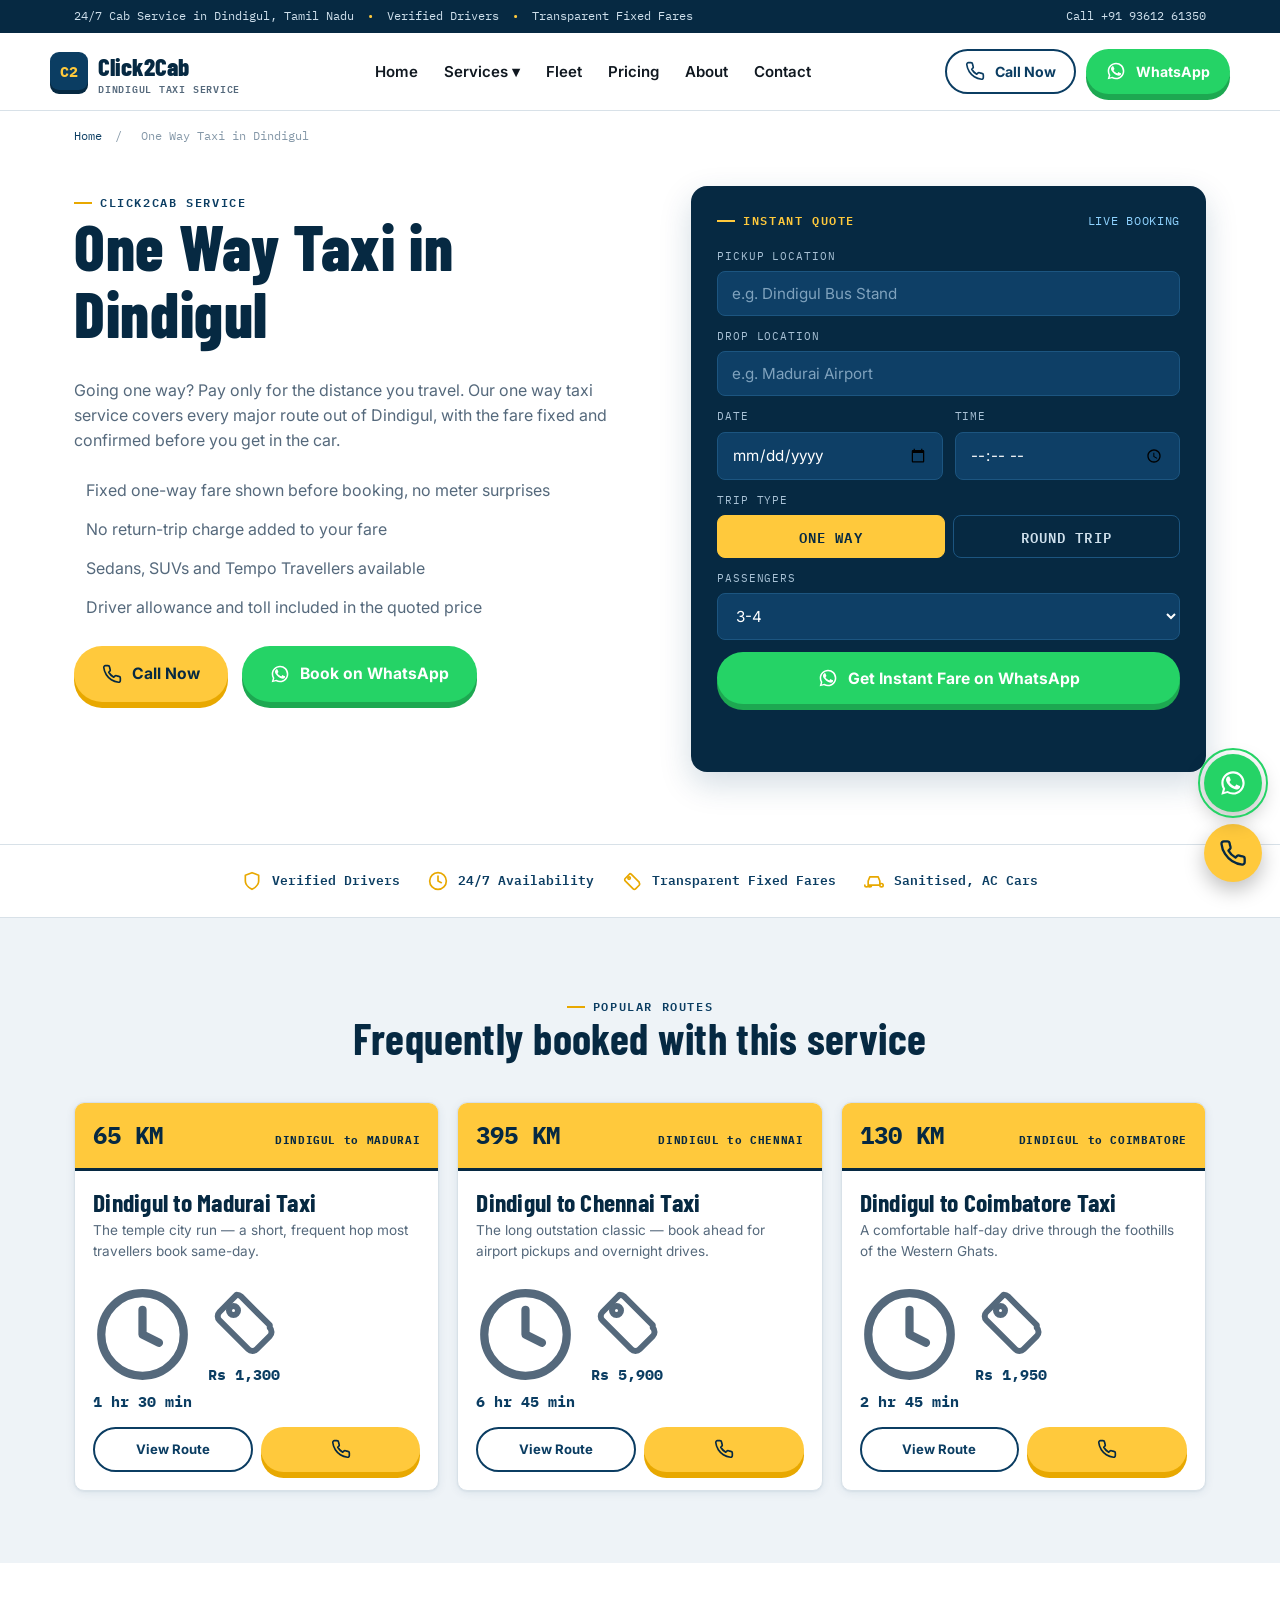
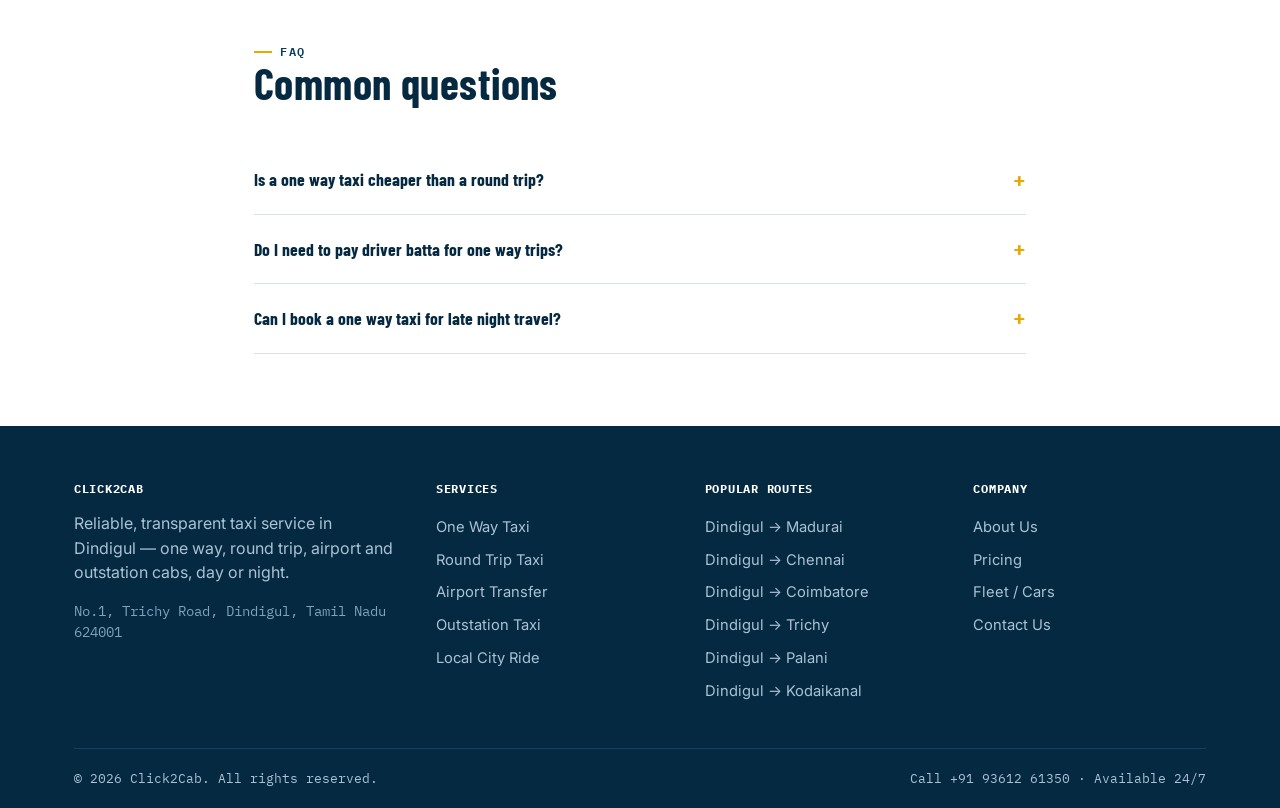
<file: click2cab-updated-number/one-way-taxi.html>
<!DOCTYPE html>
<!--
  CLICK2CAB WEBSITE
  ------------------
  New to this code? Start with README.md in this folder — it explains,
  in plain English, how to change the phone number, colors, fonts and
  text without breaking anything.
-->

<html lang="en">
<head>
<meta charset="UTF-8">
<meta name="viewport" content="width=device-width, initial-scale=1.0">
<title>One Way Taxi Dindigul | Pay Per Km, No Return Fare - Click2Cab</title>
<meta name="description" content="Book a one way taxi from Dindigul at a fixed, per-trip fare. No return fare charged. Available for Madurai, Trichy, Coimbatore, Chennai and more. Call or WhatsApp now.">
<link rel="canonical" href="https://www.click2cab.in/one-way-taxi.html">
<meta name="theme-color" content="#0B3D62">

<!-- Open Graph -->
<meta property="og:type" content="website">
<meta property="og:title" content="One Way Taxi Dindigul | Pay Per Km, No Return Fare - Click2Cab">
<meta property="og:description" content="Book a one way taxi from Dindigul at a fixed, per-trip fare. No return fare charged. Available for Madurai, Trichy, Coimbatore, Chennai and more. Call or WhatsApp now.">
<meta property="og:url" content="https://www.click2cab.in/one-way-taxi.html">
<meta property="og:site_name" content="Click2Cab">
<meta property="og:image" content="https://www.click2cab.in/images/og-image.jpg">
<meta name="twitter:card" content="summary_large_image">
<meta name="twitter:title" content="One Way Taxi Dindigul | Pay Per Km, No Return Fare - Click2Cab">
<meta name="twitter:description" content="Book a one way taxi from Dindigul at a fixed, per-trip fare. No return fare charged. Available for Madurai, Trichy, Coimbatore, Chennai and more. Call or WhatsApp now.">

<link rel="icon" href="data:image/svg+xml,<svg xmlns=%22http://www.w3.org/2000/svg%22 viewBox=%220 0 100 100%22><rect width=%22100%22 height=%22100%22 rx=%2220%22 fill=%22%230B3D62%22/><text x=%2250%22 y=%2266%22 font-size=%2250%22 text-anchor=%22middle%22 fill=%22%23FFC93C%22 font-family=%22monospace%22 font-weight=%22bold%22>C2</text></svg>">
<link rel="stylesheet" href="css/style.css">
<script type="application/ld+json">{"@context": "https://schema.org", "@type": "TaxiService", "name": "Click2Cab", "image": "https://www.click2cab.in/images/og-image.jpg", "url": "https://www.click2cab.in", "telephone": "+919361261350", "priceRange": "₹₹", "address": {"@type": "PostalAddress", "streetAddress": "No.1, Trichy Road, Dindigul, Tamil Nadu 624001", "addressLocality": "Dindigul", "addressRegion": "Tamil Nadu", "postalCode": "624001", "addressCountry": "IN"}, "areaServed": "Dindigul, Tamil Nadu", "openingHoursSpecification": {"@type": "OpeningHoursSpecification", "dayOfWeek": ["Monday", "Tuesday", "Wednesday", "Thursday", "Friday", "Saturday", "Sunday"], "opens": "00:00", "closes": "23:59"}}</script>
<script type="application/ld+json">{"@context": "https://schema.org", "@type": "FAQPage", "mainEntity": [{"@type": "Question", "name": "Is a one way taxi cheaper than a round trip?", "acceptedAnswer": {"@type": "Answer", "text": "For single-direction travel, yes — you are billed only for the distance driven, not a return leg the driver has to cover empty."}}, {"@type": "Question", "name": "Do I need to pay driver batta for one way trips?", "acceptedAnswer": {"@type": "Answer", "text": "Driver allowance is built into the one-way fare we quote you, so there are no add-on charges at drop-off."}}, {"@type": "Question", "name": "Can I book a one way taxi for late night travel?", "acceptedAnswer": {"@type": "Answer", "text": "Yes, our dispatch line is open 24/7, including for early-morning airport drops."}}]}</script>
</head>
<body>

<!-- ============================================================
     SITE HEADER
     The top strip + logo + navigation menu. Identical on every page,
     so copy any change here into the other HTML files too.
     ============================================================ -->
<header class="site-header">
  <div class="topbar">
  <div class="container">
    <div>24/7 Cab Service in Dindigul, Tamil Nadu <span class="dot">•</span> Verified Drivers <span class="dot">•</span> Transparent Fixed Fares</div>
    <div class="flex gap-12">
      <a href="tel:+919361261350">Call <span class="js-phone-display">+91 93612 61350</span></a>
    </div>
  </div>
</div>
  <div class="container nav-wrap">
    <a class="logo" href="index.html"><span class="mark">C2</span><span>Click2Cab<span class="tag">DINDIGUL TAXI SERVICE</span></span></a>
    <nav class="primary-nav"><ul><li><a class="" href="index.html">Home</a></li><li class="has-dropdown"><a href="outstation-taxi.html">Services ▾</a><ul class="dropdown"><li><a href="one-way-taxi.html">One Way Taxi</a></li><li><a href="round-trip-taxi.html">Round Trip Taxi</a></li><li><a href="airport-transfer.html">Airport Transfer</a></li><li><a href="outstation-taxi.html">Outstation Taxi</a></li><li><a href="local-city-ride.html">Local City Ride</a></li></ul></li><li><a class="" href="fleet.html">Fleet</a></li><li><a class="" href="pricing.html">Pricing</a></li><li><a class="" href="about.html">About</a></li><li><a class="" href="contact.html">Contact</a></li></ul></nav>
    <div class="nav-cta">
      <a class="btn btn-outline" href="tel:+919361261350"><svg viewBox="0 0 24 24" fill="none" stroke="currentColor" stroke-width="2" stroke-linecap="round" stroke-linejoin="round"><path d="M22 16.92v3a2 2 0 0 1-2.18 2 19.79 19.79 0 0 1-8.63-3.07 19.5 19.5 0 0 1-6-6 19.79 19.79 0 0 1-3.07-8.67A2 2 0 0 1 4.11 2h3a2 2 0 0 1 2 1.72c.127.96.361 1.903.7 2.81a2 2 0 0 1-.45 2.11L8.09 9.91a16 16 0 0 0 6 6l1.27-1.27a2 2 0 0 1 2.11-.45c.907.339 1.85.573 2.81.7A2 2 0 0 1 22 16.92z"/></svg> Call Now</a>
      <a class="btn btn-whatsapp" href="https://wa.me/919361261350?text=Hi%20Click2Cab,%20I%20would%20like%20to%20book%20a%20taxi." target="_blank" rel="noopener"><svg viewBox="0 0 24 24" fill="currentColor"><path d="M17.472 14.382c-.297-.149-1.758-.867-2.03-.967-.273-.099-.471-.148-.67.15-.197.297-.767.966-.94 1.164-.173.199-.347.223-.644.075-.297-.15-1.255-.463-2.39-1.475-.883-.788-1.48-1.761-1.653-2.059-.173-.297-.018-.458.13-.606.134-.133.298-.347.446-.52.149-.174.198-.298.298-.497.099-.198.05-.371-.025-.52-.075-.149-.669-1.612-.916-2.207-.242-.579-.487-.5-.669-.51-.173-.008-.371-.01-.57-.01-.198 0-.52.074-.792.372-.272.297-1.04 1.016-1.04 2.479 0 1.462 1.065 2.875 1.213 3.074.149.198 2.096 3.2 5.077 4.487.709.306 1.262.489 1.694.625.712.227 1.36.195 1.871.118.571-.085 1.758-.719 2.006-1.413.248-.694.248-1.289.173-1.413-.074-.124-.272-.198-.57-.347z"/><path d="M12.004 2c-5.514 0-9.995 4.48-9.995 9.997 0 1.762.462 3.485 1.34 5.003L2 22l5.117-1.342a9.96 9.96 0 0 0 4.885 1.28h.004c5.514 0 9.994-4.48 9.994-9.997 0-2.67-1.04-5.18-2.927-7.07A9.935 9.935 0 0 0 12.004 2zm0 18.183h-.003a8.17 8.17 0 0 1-4.17-1.142l-.299-.177-3.037.797.81-2.96-.194-.304a8.166 8.166 0 0 1-1.256-4.4c0-4.518 3.677-8.194 8.152-8.194 2.177 0 4.222.849 5.76 2.389a8.106 8.106 0 0 1 2.388 5.766c0 4.518-3.677 8.225-8.151 8.225z"/></svg> WhatsApp</a>
    </div>
    <button class="hamburger" aria-label="Toggle menu" aria-expanded="false"><span></span><span></span><span></span></button>
  </div>
</header><div class="container"><div class="breadcrumb"><a href="index.html">Home</a> <span>/</span> <span aria-current="page">One Way Taxi in Dindigul</span></div></div>
<section style="padding-top:24px;">
  <div class="container hero-grid">
    <div>
      <span class="eyebrow">Click2Cab Service</span>
      <h1>One Way Taxi in Dindigul</h1>
      <p class="lead">Going one way? Pay only for the distance you travel. Our one way taxi service covers every major route out of Dindigul, with the fare fixed and confirmed before you get in the car.</p>
      <div class="grid-3" style="grid-template-columns:1fr; gap:14px; margin:26px 0;">
        <div class="flex gap-12"><span style="color:var(--stone-yellow-deep); flex-shrink:0;"><svg viewBox="0 0 24 24" fill="none" stroke="currentColor" stroke-width="2.4" stroke-linecap="round" stroke-linejoin="round"><polyline points="20 6 9 17 4 12"/></svg></span><p style="margin:0;">Fixed one-way fare shown before booking, no meter surprises</p></div><div class="flex gap-12"><span style="color:var(--stone-yellow-deep); flex-shrink:0;"><svg viewBox="0 0 24 24" fill="none" stroke="currentColor" stroke-width="2.4" stroke-linecap="round" stroke-linejoin="round"><polyline points="20 6 9 17 4 12"/></svg></span><p style="margin:0;">No return-trip charge added to your fare</p></div><div class="flex gap-12"><span style="color:var(--stone-yellow-deep); flex-shrink:0;"><svg viewBox="0 0 24 24" fill="none" stroke="currentColor" stroke-width="2.4" stroke-linecap="round" stroke-linejoin="round"><polyline points="20 6 9 17 4 12"/></svg></span><p style="margin:0;">Sedans, SUVs and Tempo Travellers available</p></div><div class="flex gap-12"><span style="color:var(--stone-yellow-deep); flex-shrink:0;"><svg viewBox="0 0 24 24" fill="none" stroke="currentColor" stroke-width="2.4" stroke-linecap="round" stroke-linejoin="round"><polyline points="20 6 9 17 4 12"/></svg></span><p style="margin:0;">Driver allowance and toll included in the quoted price</p></div>
      </div>
      <div class="hero-cta-row">
        <a class="btn btn-call" href="tel:+919361261350"><svg viewBox="0 0 24 24" fill="none" stroke="currentColor" stroke-width="2" stroke-linecap="round" stroke-linejoin="round"><path d="M22 16.92v3a2 2 0 0 1-2.18 2 19.79 19.79 0 0 1-8.63-3.07 19.5 19.5 0 0 1-6-6 19.79 19.79 0 0 1-3.07-8.67A2 2 0 0 1 4.11 2h3a2 2 0 0 1 2 1.72c.127.96.361 1.903.7 2.81a2 2 0 0 1-.45 2.11L8.09 9.91a16 16 0 0 0 6 6l1.27-1.27a2 2 0 0 1 2.11-.45c.907.339 1.85.573 2.81.7A2 2 0 0 1 22 16.92z"/></svg> Call Now</a>
        <a class="btn btn-whatsapp" href="https://wa.me/919361261350?text=Hi%20Click2Cab,%20I%20would%20like%20to%20book%20a%20taxi." target="_blank" rel="noopener"><svg viewBox="0 0 24 24" fill="currentColor"><path d="M17.472 14.382c-.297-.149-1.758-.867-2.03-.967-.273-.099-.471-.148-.67.15-.197.297-.767.966-.94 1.164-.173.199-.347.223-.644.075-.297-.15-1.255-.463-2.39-1.475-.883-.788-1.48-1.761-1.653-2.059-.173-.297-.018-.458.13-.606.134-.133.298-.347.446-.52.149-.174.198-.298.298-.497.099-.198.05-.371-.025-.52-.075-.149-.669-1.612-.916-2.207-.242-.579-.487-.5-.669-.51-.173-.008-.371-.01-.57-.01-.198 0-.52.074-.792.372-.272.297-1.04 1.016-1.04 2.479 0 1.462 1.065 2.875 1.213 3.074.149.198 2.096 3.2 5.077 4.487.709.306 1.262.489 1.694.625.712.227 1.36.195 1.871.118.571-.085 1.758-.719 2.006-1.413.248-.694.248-1.289.173-1.413-.074-.124-.272-.198-.57-.347z"/><path d="M12.004 2c-5.514 0-9.995 4.48-9.995 9.997 0 1.762.462 3.485 1.34 5.003L2 22l5.117-1.342a9.96 9.96 0 0 0 4.885 1.28h.004c5.514 0 9.994-4.48 9.994-9.997 0-2.67-1.04-5.18-2.927-7.07A9.935 9.935 0 0 0 12.004 2zm0 18.183h-.003a8.17 8.17 0 0 1-4.17-1.142l-.299-.177-3.037.797.81-2.96-.194-.304a8.166 8.166 0 0 1-1.256-4.4c0-4.518 3.677-8.194 8.152-8.194 2.177 0 4.222.849 5.76 2.389a8.106 8.106 0 0 1 2.388 5.766c0 4.518-3.677 8.225-8.151 8.225z"/></svg> Book on WhatsApp</a>
      </div>
    </div>
    <div class="board">
  <div class="board-head">
    <span class="eyebrow">Instant Quote</span>
    <span class="led">LIVE BOOKING</span>
  </div>
  <form id="booking-form">
    <div class="field">
      <label for="pickup">Pickup Location</label>
      <input type="text" id="pickup" name="pickup" placeholder="e.g. Dindigul Bus Stand" required>
    </div>
    <div class="field">
      <label for="drop">Drop Location</label>
      <input type="text" id="drop" name="drop" placeholder="e.g. Madurai Airport" required>
    </div>
    <div class="field-row">
      <div class="field">
        <label for="date">Date</label>
        <input type="date" id="date" name="date" required>
      </div>
      <div class="field">
        <label for="time">Time</label>
        <input type="time" id="time" name="time" required>
      </div>
    </div>
    <div class="field">
      <label>Trip Type</label>
      <div class="trip-toggle">
        <label><input type="radio" name="trip" value="One Way" checked><span>One Way</span></label>
        <label><input type="radio" name="trip" value="Round Trip" ><span>Round Trip</span></label>
      </div>
    </div>
    <!-- Only shown for Round Trip -- js/script.js toggles the "hidden"
         attribute based on which Trip Type radio is selected. -->
    <div class="field" id="return-date-field" hidden>
      <label for="return-date">Return Date</label>
      <input type="date" id="return-date" name="returnDate">
    </div>
    <div class="field">
      <label for="passengers">Passengers</label>
      <select id="passengers" name="passengers">
        <option value="1-2">1-2</option>
        <option value="3-4" selected>3-4</option>
        <option value="5-6">5-6 (SUV)</option>
        <option value="7+">7+ (Tempo Traveller)</option>
      </select>
    </div>
    <button type="submit" class="btn btn-whatsapp btn-block"><svg viewBox="0 0 24 24" fill="currentColor"><path d="M17.472 14.382c-.297-.149-1.758-.867-2.03-.967-.273-.099-.471-.148-.67.15-.197.297-.767.966-.94 1.164-.173.199-.347.223-.644.075-.297-.15-1.255-.463-2.39-1.475-.883-.788-1.48-1.761-1.653-2.059-.173-.297-.018-.458.13-.606.134-.133.298-.347.446-.52.149-.174.198-.298.298-.497.099-.198.05-.371-.025-.52-.075-.149-.669-1.612-.916-2.207-.242-.579-.487-.5-.669-.51-.173-.008-.371-.01-.57-.01-.198 0-.52.074-.792.372-.272.297-1.04 1.016-1.04 2.479 0 1.462 1.065 2.875 1.213 3.074.149.198 2.096 3.2 5.077 4.487.709.306 1.262.489 1.694.625.712.227 1.36.195 1.871.118.571-.085 1.758-.719 2.006-1.413.248-.694.248-1.289.173-1.413-.074-.124-.272-.198-.57-.347z"/><path d="M12.004 2c-5.514 0-9.995 4.48-9.995 9.997 0 1.762.462 3.485 1.34 5.003L2 22l5.117-1.342a9.96 9.96 0 0 0 4.885 1.28h.004c5.514 0 9.994-4.48 9.994-9.997 0-2.67-1.04-5.18-2.927-7.07A9.935 9.935 0 0 0 12.004 2zm0 18.183h-.003a8.17 8.17 0 0 1-4.17-1.142l-.299-.177-3.037.797.81-2.96-.194-.304a8.166 8.166 0 0 1-1.256-4.4c0-4.518 3.677-8.194 8.152-8.194 2.177 0 4.222.849 5.76 2.389a8.106 8.106 0 0 1 2.388 5.766c0 4.518-3.677 8.225-8.151 8.225z"/></svg> Get Instant Fare on WhatsApp</button>
    <p class="form-msg" id="form-msg"></p>
  </form>
</div>
  </div>
</section>
<div class="trust-strip"><div class="trust-item"><svg viewBox="0 0 24 24" fill="none" stroke="currentColor" stroke-width="2" stroke-linecap="round" stroke-linejoin="round"><path d="M12 22s8-4 8-10V5l-8-3-8 3v7c0 6 8 10 8 10z"/></svg> Verified Drivers</div><div class="trust-item"><svg viewBox="0 0 24 24" fill="none" stroke="currentColor" stroke-width="2" stroke-linecap="round" stroke-linejoin="round"><circle cx="12" cy="12" r="10"/><path d="M12 6v6l4 2"/></svg> 24/7 Availability</div><div class="trust-item"><svg viewBox="0 0 24 24" fill="none" stroke="currentColor" stroke-width="2" stroke-linecap="round" stroke-linejoin="round"><path d="M20.59 13.41 11 3.83A2 2 0 0 0 9.59 3.24L3.83 9a2 2 0 0 0 0 2.83l9.58 9.58a2 2 0 0 0 2.83 0l4.35-4.35a2 2 0 0 0 0-2.83z"/><circle cx="8.5" cy="8.5" r="1.5"/></svg> Transparent Fixed Fares</div><div class="trust-item"><svg viewBox="0 0 24 24" fill="none" stroke="currentColor" stroke-width="2" stroke-linecap="round" stroke-linejoin="round"><path d="M5 17h14M5 17a2 2 0 1 0 4 0M5 17a2 2 0 1 1-4 0m4 0v-5l2-5h10l2 5v5m-14 0h14m0 0a2 2 0 1 0 4 0M19 17a2 2 0 1 1 4 0"/></svg> Sanitised, AC Cars</div></div>
<section class="bg-sky">
  <div class="container">
    <div class="section-head"><span class="eyebrow">Popular Routes</span><h2>Frequently booked with this service</h2></div>
    <div class="milestones"><div class="milestone">
      <div class="milestone-stone"><span class="km">65 KM</span><span class="unit">DINDIGUL to MADURAI</span></div>
      <div class="milestone-body">
        <h3>Dindigul to Madurai Taxi</h3>
        <p class="small">The temple city run — a short, frequent hop most travellers book same-day.</p>
        <div class="milestone-meta">
          <div><svg viewBox="0 0 24 24" fill="none" stroke="currentColor" stroke-width="2" stroke-linecap="round" stroke-linejoin="round"><circle cx="12" cy="12" r="10"/><path d="M12 6v6l4 2"/></svg> <strong class="mono">1 hr 30 min</strong></div>
          <div><svg viewBox="0 0 24 24" fill="none" stroke="currentColor" stroke-width="2" stroke-linecap="round" stroke-linejoin="round"><path d="M20.59 13.41 11 3.83A2 2 0 0 0 9.59 3.24L3.83 9a2 2 0 0 0 0 2.83l9.58 9.58a2 2 0 0 0 2.83 0l4.35-4.35a2 2 0 0 0 0-2.83z"/><circle cx="8.5" cy="8.5" r="1.5"/></svg> <strong class="mono">Rs 1,300</strong></div>
        </div>
        <div class="milestone-actions">
          <a class="btn btn-outline" href="routes/dindigul-to-madurai.html">View Route</a>
          <a class="btn btn-call" href="tel:+919361261350"><svg viewBox="0 0 24 24" fill="none" stroke="currentColor" stroke-width="2" stroke-linecap="round" stroke-linejoin="round"><path d="M22 16.92v3a2 2 0 0 1-2.18 2 19.79 19.79 0 0 1-8.63-3.07 19.5 19.5 0 0 1-6-6 19.79 19.79 0 0 1-3.07-8.67A2 2 0 0 1 4.11 2h3a2 2 0 0 1 2 1.72c.127.96.361 1.903.7 2.81a2 2 0 0 1-.45 2.11L8.09 9.91a16 16 0 0 0 6 6l1.27-1.27a2 2 0 0 1 2.11-.45c.907.339 1.85.573 2.81.7A2 2 0 0 1 22 16.92z"/></svg></a>
        </div>
      </div>
    </div><div class="milestone">
      <div class="milestone-stone"><span class="km">395 KM</span><span class="unit">DINDIGUL to CHENNAI</span></div>
      <div class="milestone-body">
        <h3>Dindigul to Chennai Taxi</h3>
        <p class="small">The long outstation classic — book ahead for airport pickups and overnight drives.</p>
        <div class="milestone-meta">
          <div><svg viewBox="0 0 24 24" fill="none" stroke="currentColor" stroke-width="2" stroke-linecap="round" stroke-linejoin="round"><circle cx="12" cy="12" r="10"/><path d="M12 6v6l4 2"/></svg> <strong class="mono">6 hr 45 min</strong></div>
          <div><svg viewBox="0 0 24 24" fill="none" stroke="currentColor" stroke-width="2" stroke-linecap="round" stroke-linejoin="round"><path d="M20.59 13.41 11 3.83A2 2 0 0 0 9.59 3.24L3.83 9a2 2 0 0 0 0 2.83l9.58 9.58a2 2 0 0 0 2.83 0l4.35-4.35a2 2 0 0 0 0-2.83z"/><circle cx="8.5" cy="8.5" r="1.5"/></svg> <strong class="mono">Rs 5,900</strong></div>
        </div>
        <div class="milestone-actions">
          <a class="btn btn-outline" href="routes/dindigul-to-chennai.html">View Route</a>
          <a class="btn btn-call" href="tel:+919361261350"><svg viewBox="0 0 24 24" fill="none" stroke="currentColor" stroke-width="2" stroke-linecap="round" stroke-linejoin="round"><path d="M22 16.92v3a2 2 0 0 1-2.18 2 19.79 19.79 0 0 1-8.63-3.07 19.5 19.5 0 0 1-6-6 19.79 19.79 0 0 1-3.07-8.67A2 2 0 0 1 4.11 2h3a2 2 0 0 1 2 1.72c.127.96.361 1.903.7 2.81a2 2 0 0 1-.45 2.11L8.09 9.91a16 16 0 0 0 6 6l1.27-1.27a2 2 0 0 1 2.11-.45c.907.339 1.85.573 2.81.7A2 2 0 0 1 22 16.92z"/></svg></a>
        </div>
      </div>
    </div><div class="milestone">
      <div class="milestone-stone"><span class="km">130 KM</span><span class="unit">DINDIGUL to COIMBATORE</span></div>
      <div class="milestone-body">
        <h3>Dindigul to Coimbatore Taxi</h3>
        <p class="small">A comfortable half-day drive through the foothills of the Western Ghats.</p>
        <div class="milestone-meta">
          <div><svg viewBox="0 0 24 24" fill="none" stroke="currentColor" stroke-width="2" stroke-linecap="round" stroke-linejoin="round"><circle cx="12" cy="12" r="10"/><path d="M12 6v6l4 2"/></svg> <strong class="mono">2 hr 45 min</strong></div>
          <div><svg viewBox="0 0 24 24" fill="none" stroke="currentColor" stroke-width="2" stroke-linecap="round" stroke-linejoin="round"><path d="M20.59 13.41 11 3.83A2 2 0 0 0 9.59 3.24L3.83 9a2 2 0 0 0 0 2.83l9.58 9.58a2 2 0 0 0 2.83 0l4.35-4.35a2 2 0 0 0 0-2.83z"/><circle cx="8.5" cy="8.5" r="1.5"/></svg> <strong class="mono">Rs 1,950</strong></div>
        </div>
        <div class="milestone-actions">
          <a class="btn btn-outline" href="routes/dindigul-to-coimbatore.html">View Route</a>
          <a class="btn btn-call" href="tel:+919361261350"><svg viewBox="0 0 24 24" fill="none" stroke="currentColor" stroke-width="2" stroke-linecap="round" stroke-linejoin="round"><path d="M22 16.92v3a2 2 0 0 1-2.18 2 19.79 19.79 0 0 1-8.63-3.07 19.5 19.5 0 0 1-6-6 19.79 19.79 0 0 1-3.07-8.67A2 2 0 0 1 4.11 2h3a2 2 0 0 1 2 1.72c.127.96.361 1.903.7 2.81a2 2 0 0 1-.45 2.11L8.09 9.91a16 16 0 0 0 6 6l1.27-1.27a2 2 0 0 1 2.11-.45c.907.339 1.85.573 2.81.7A2 2 0 0 1 22 16.92z"/></svg></a>
        </div>
      </div>
    </div></div>
  </div>
</section>
<section>
  <div class="container" style="max-width:820px;">
    <div class="section-head left"><span class="eyebrow">FAQ</span><h2>Common questions</h2></div>
    <details class="faq-item"><summary>Is a one way taxi cheaper than a round trip?</summary><p>For single-direction travel, yes — you are billed only for the distance driven, not a return leg the driver has to cover empty.</p></details><details class="faq-item"><summary>Do I need to pay driver batta for one way trips?</summary><p>Driver allowance is built into the one-way fare we quote you, so there are no add-on charges at drop-off.</p></details><details class="faq-item"><summary>Can I book a one way taxi for late night travel?</summary><p>Yes, our dispatch line is open 24/7, including for early-morning airport drops.</p></details>
  </div>
</section>

<!-- ============================================================
     SITE FOOTER
     Company info, quick links and copyright line. Identical on
     every page.
     ============================================================ -->
<footer class="site-footer">
  <div class="container">
    <div class="footer-grid">
      <div>
        <h4>Click2Cab</h4>
        <p style="color:#a9c2d6; max-width:32ch;">Reliable, transparent taxi service in Dindigul — one way, round trip, airport and outstation cabs, day or night.</p>
        <p class="mono small" style="color:#7fa2bd;">No.1, Trichy Road, Dindigul, Tamil Nadu 624001</p>
      </div>
      <div>
        <h4>Services</h4>
        <a href="one-way-taxi.html">One Way Taxi</a><a href="round-trip-taxi.html">Round Trip Taxi</a><a href="airport-transfer.html">Airport Transfer</a><a href="outstation-taxi.html">Outstation Taxi</a><a href="local-city-ride.html">Local City Ride</a>
      </div>
      <div>
        <h4>Popular Routes</h4>
        <a href="routes/dindigul-to-madurai.html">Dindigul → Madurai</a><a href="routes/dindigul-to-chennai.html">Dindigul → Chennai</a><a href="routes/dindigul-to-coimbatore.html">Dindigul → Coimbatore</a><a href="routes/dindigul-to-trichy.html">Dindigul → Trichy</a><a href="routes/dindigul-to-palani.html">Dindigul → Palani</a><a href="routes/dindigul-to-kodaikanal.html">Dindigul → Kodaikanal</a>
      </div>
      <div>
        <h4>Company</h4>
        <a href="about.html">About Us</a>
        <a href="pricing.html">Pricing</a>
        <a href="fleet.html">Fleet / Cars</a>
        <a href="contact.html">Contact Us</a>
      </div>
    </div>
    <div class="footer-bottom">
      <span>© 2026 Click2Cab. All rights reserved.</span>
      <span>Call <span class="js-phone-display">+91 93612 61350</span> · Available 24/7</span>
    </div>
  </div>
</footer>
<!-- ============================================================
     FLOATING CALL / WHATSAPP BUTTONS (bottom-right, desktop)
     ============================================================ -->
<div class="floating-actions">
  <a class="fab fab-whatsapp fab-pulse" href="https://wa.me/919361261350?text=Hi%20Click2Cab,%20I%20would%20like%20to%20book%20a%20taxi." target="_blank" rel="noopener" aria-label="Book on WhatsApp"><svg viewBox="0 0 24 24" fill="currentColor"><path d="M17.472 14.382c-.297-.149-1.758-.867-2.03-.967-.273-.099-.471-.148-.67.15-.197.297-.767.966-.94 1.164-.173.199-.347.223-.644.075-.297-.15-1.255-.463-2.39-1.475-.883-.788-1.48-1.761-1.653-2.059-.173-.297-.018-.458.13-.606.134-.133.298-.347.446-.52.149-.174.198-.298.298-.497.099-.198.05-.371-.025-.52-.075-.149-.669-1.612-.916-2.207-.242-.579-.487-.5-.669-.51-.173-.008-.371-.01-.57-.01-.198 0-.52.074-.792.372-.272.297-1.04 1.016-1.04 2.479 0 1.462 1.065 2.875 1.213 3.074.149.198 2.096 3.2 5.077 4.487.709.306 1.262.489 1.694.625.712.227 1.36.195 1.871.118.571-.085 1.758-.719 2.006-1.413.248-.694.248-1.289.173-1.413-.074-.124-.272-.198-.57-.347z"/><path d="M12.004 2c-5.514 0-9.995 4.48-9.995 9.997 0 1.762.462 3.485 1.34 5.003L2 22l5.117-1.342a9.96 9.96 0 0 0 4.885 1.28h.004c5.514 0 9.994-4.48 9.994-9.997 0-2.67-1.04-5.18-2.927-7.07A9.935 9.935 0 0 0 12.004 2zm0 18.183h-.003a8.17 8.17 0 0 1-4.17-1.142l-.299-.177-3.037.797.81-2.96-.194-.304a8.166 8.166 0 0 1-1.256-4.4c0-4.518 3.677-8.194 8.152-8.194 2.177 0 4.222.849 5.76 2.389a8.106 8.106 0 0 1 2.388 5.766c0 4.518-3.677 8.225-8.151 8.225z"/></svg></a>
  <a class="fab fab-call" href="tel:+919361261350" aria-label="Call Now"><svg viewBox="0 0 24 24" fill="none" stroke="currentColor" stroke-width="2" stroke-linecap="round" stroke-linejoin="round"><path d="M22 16.92v3a2 2 0 0 1-2.18 2 19.79 19.79 0 0 1-8.63-3.07 19.5 19.5 0 0 1-6-6 19.79 19.79 0 0 1-3.07-8.67A2 2 0 0 1 4.11 2h3a2 2 0 0 1 2 1.72c.127.96.361 1.903.7 2.81a2 2 0 0 1-.45 2.11L8.09 9.91a16 16 0 0 0 6 6l1.27-1.27a2 2 0 0 1 2.11-.45c.907.339 1.85.573 2.81.7A2 2 0 0 1 22 16.92z"/></svg></a>
</div>

<!-- ============================================================
     STICKY CALL / WHATSAPP BAR (bottom of screen, mobile only)
     ============================================================ -->
<div class="mobile-bar">
  <a class="call" href="tel:+919361261350"><svg viewBox="0 0 24 24" fill="none" stroke="currentColor" stroke-width="2" stroke-linecap="round" stroke-linejoin="round"><path d="M22 16.92v3a2 2 0 0 1-2.18 2 19.79 19.79 0 0 1-8.63-3.07 19.5 19.5 0 0 1-6-6 19.79 19.79 0 0 1-3.07-8.67A2 2 0 0 1 4.11 2h3a2 2 0 0 1 2 1.72c.127.96.361 1.903.7 2.81a2 2 0 0 1-.45 2.11L8.09 9.91a16 16 0 0 0 6 6l1.27-1.27a2 2 0 0 1 2.11-.45c.907.339 1.85.573 2.81.7A2 2 0 0 1 22 16.92z"/></svg> Call Now</a>
  <a class="wa" href="https://wa.me/919361261350?text=Hi%20Click2Cab,%20I%20would%20like%20to%20book%20a%20taxi." target="_blank" rel="noopener"><svg viewBox="0 0 24 24" fill="currentColor"><path d="M17.472 14.382c-.297-.149-1.758-.867-2.03-.967-.273-.099-.471-.148-.67.15-.197.297-.767.966-.94 1.164-.173.199-.347.223-.644.075-.297-.15-1.255-.463-2.39-1.475-.883-.788-1.48-1.761-1.653-2.059-.173-.297-.018-.458.13-.606.134-.133.298-.347.446-.52.149-.174.198-.298.298-.497.099-.198.05-.371-.025-.52-.075-.149-.669-1.612-.916-2.207-.242-.579-.487-.5-.669-.51-.173-.008-.371-.01-.57-.01-.198 0-.52.074-.792.372-.272.297-1.04 1.016-1.04 2.479 0 1.462 1.065 2.875 1.213 3.074.149.198 2.096 3.2 5.077 4.487.709.306 1.262.489 1.694.625.712.227 1.36.195 1.871.118.571-.085 1.758-.719 2.006-1.413.248-.694.248-1.289.173-1.413-.074-.124-.272-.198-.57-.347z"/><path d="M12.004 2c-5.514 0-9.995 4.48-9.995 9.997 0 1.762.462 3.485 1.34 5.003L2 22l5.117-1.342a9.96 9.96 0 0 0 4.885 1.28h.004c5.514 0 9.994-4.48 9.994-9.997 0-2.67-1.04-5.18-2.927-7.07A9.935 9.935 0 0 0 12.004 2zm0 18.183h-.003a8.17 8.17 0 0 1-4.17-1.142l-.299-.177-3.037.797.81-2.96-.194-.304a8.166 8.166 0 0 1-1.256-4.4c0-4.518 3.677-8.194 8.152-8.194 2.177 0 4.222.849 5.76 2.389a8.106 8.106 0 0 1 2.388 5.766c0 4.518-3.677 8.225-8.151 8.225z"/></svg> WhatsApp</a>
</div>

<!-- Shared site behaviour: mobile menu, booking form, and keeping
     every phone/WhatsApp link in sync with js/script.js CONFIG. -->
<script src="js/script.js"></script>
</body></html>
</file>
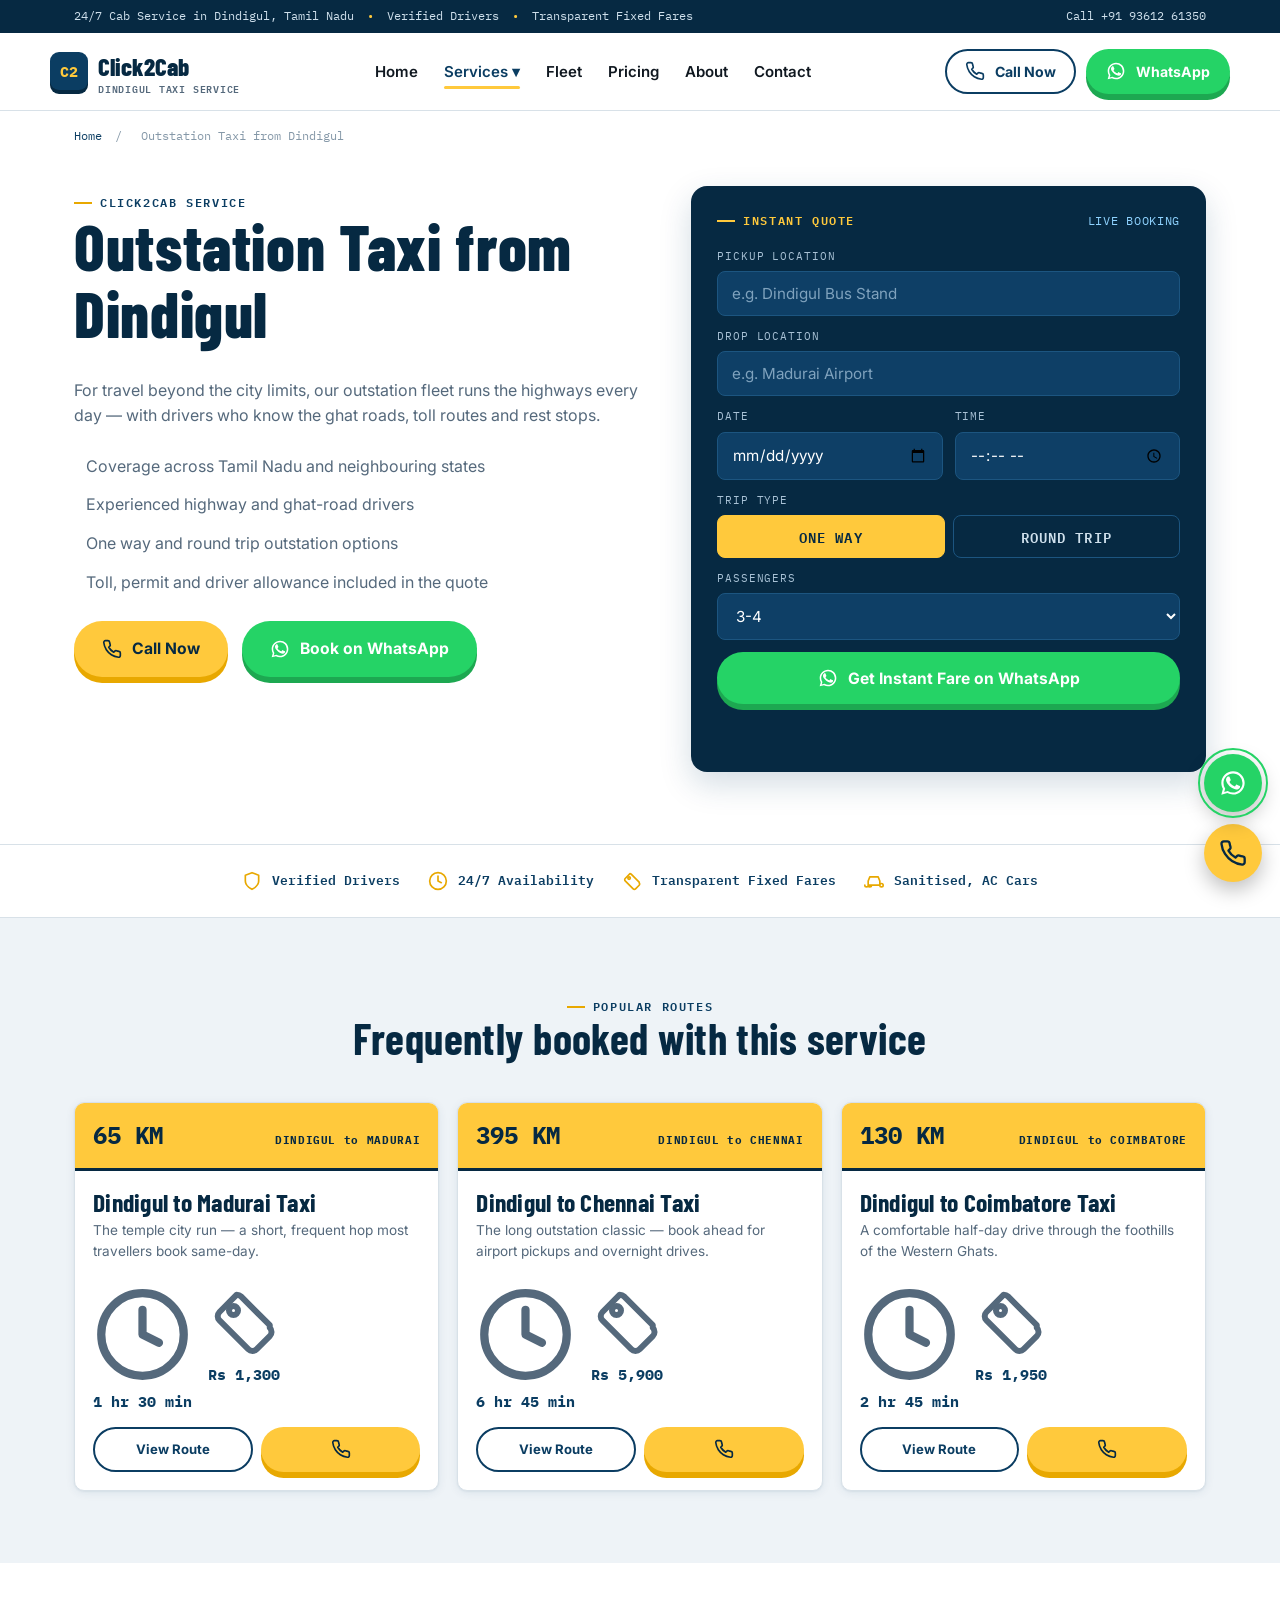
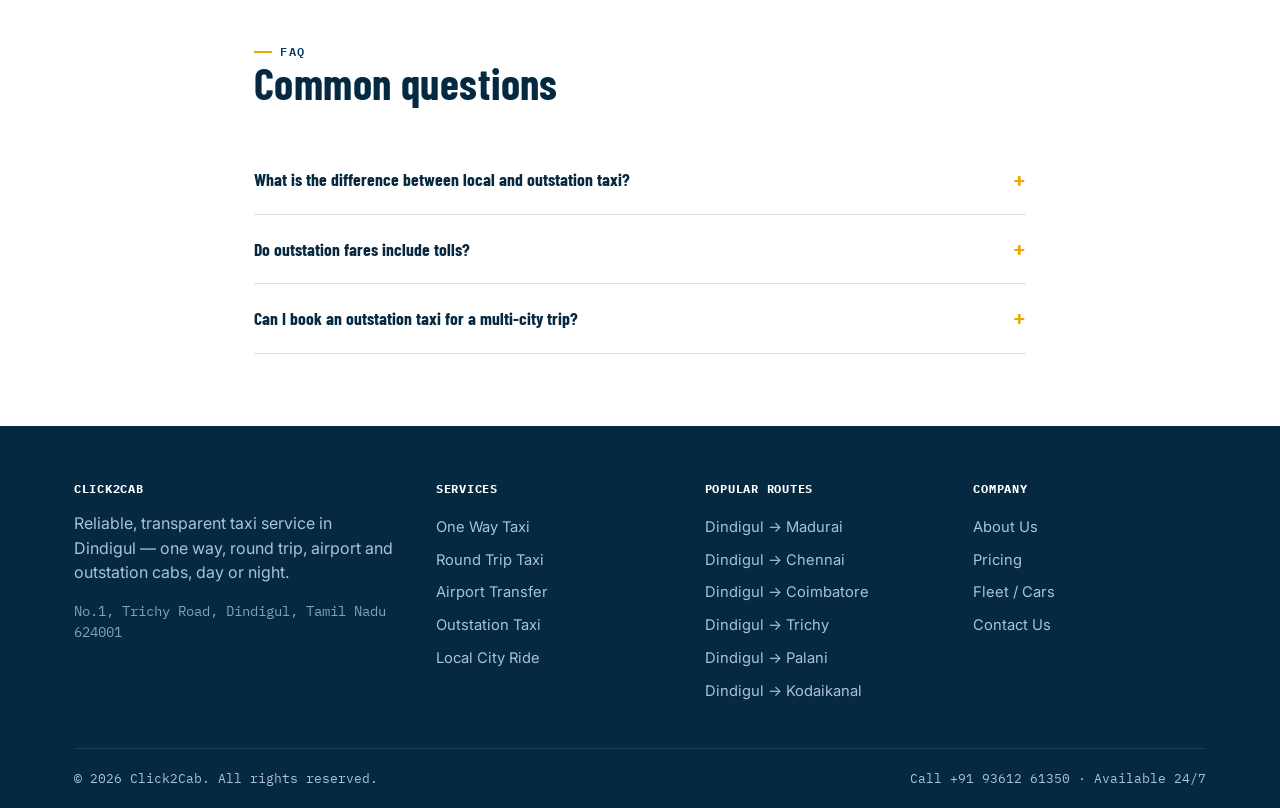
<file: click2cab-updated-number/outstation-taxi.html>
<!DOCTYPE html>
<!--
  CLICK2CAB WEBSITE
  ------------------
  New to this code? Start with README.md in this folder — it explains,
  in plain English, how to change the phone number, colors, fonts and
  text without breaking anything.
-->

<html lang="en">
<head>
<meta charset="UTF-8">
<meta name="viewport" content="width=device-width, initial-scale=1.0">
<title>Outstation Cab Booking Dindigul | Intercity Taxi - Click2Cab</title>
<meta name="description" content="Book an outstation taxi from Dindigul to any city in Tamil Nadu. Experienced highway drivers, fixed fares and 24/7 dispatch for one way and round trips.">
<link rel="canonical" href="https://www.click2cab.in/outstation-taxi.html">
<meta name="theme-color" content="#0B3D62">

<!-- Open Graph -->
<meta property="og:type" content="website">
<meta property="og:title" content="Outstation Cab Booking Dindigul | Intercity Taxi - Click2Cab">
<meta property="og:description" content="Book an outstation taxi from Dindigul to any city in Tamil Nadu. Experienced highway drivers, fixed fares and 24/7 dispatch for one way and round trips.">
<meta property="og:url" content="https://www.click2cab.in/outstation-taxi.html">
<meta property="og:site_name" content="Click2Cab">
<meta property="og:image" content="https://www.click2cab.in/images/og-image.jpg">
<meta name="twitter:card" content="summary_large_image">
<meta name="twitter:title" content="Outstation Cab Booking Dindigul | Intercity Taxi - Click2Cab">
<meta name="twitter:description" content="Book an outstation taxi from Dindigul to any city in Tamil Nadu. Experienced highway drivers, fixed fares and 24/7 dispatch for one way and round trips.">

<link rel="icon" href="data:image/svg+xml,<svg xmlns=%22http://www.w3.org/2000/svg%22 viewBox=%220 0 100 100%22><rect width=%22100%22 height=%22100%22 rx=%2220%22 fill=%22%230B3D62%22/><text x=%2250%22 y=%2266%22 font-size=%2250%22 text-anchor=%22middle%22 fill=%22%23FFC93C%22 font-family=%22monospace%22 font-weight=%22bold%22>C2</text></svg>">
<link rel="stylesheet" href="css/style.css">
<script type="application/ld+json">{"@context": "https://schema.org", "@type": "TaxiService", "name": "Click2Cab", "image": "https://www.click2cab.in/images/og-image.jpg", "url": "https://www.click2cab.in", "telephone": "+919361261350", "priceRange": "₹₹", "address": {"@type": "PostalAddress", "streetAddress": "No.1, Trichy Road, Dindigul, Tamil Nadu 624001", "addressLocality": "Dindigul", "addressRegion": "Tamil Nadu", "postalCode": "624001", "addressCountry": "IN"}, "areaServed": "Dindigul, Tamil Nadu", "openingHoursSpecification": {"@type": "OpeningHoursSpecification", "dayOfWeek": ["Monday", "Tuesday", "Wednesday", "Thursday", "Friday", "Saturday", "Sunday"], "opens": "00:00", "closes": "23:59"}}</script>
<script type="application/ld+json">{"@context": "https://schema.org", "@type": "FAQPage", "mainEntity": [{"@type": "Question", "name": "What is the difference between local and outstation taxi?", "acceptedAnswer": {"@type": "Answer", "text": "Local taxis operate within Dindigul city limits; outstation taxis travel between cities and are billed by total trip distance."}}, {"@type": "Question", "name": "Do outstation fares include tolls?", "acceptedAnswer": {"@type": "Answer", "text": "Yes, toll and permit charges are built into the fixed fare we quote at booking."}}, {"@type": "Question", "name": "Can I book an outstation taxi for a multi-city trip?", "acceptedAnswer": {"@type": "Answer", "text": "Yes, tell us your full itinerary and we'll quote a combined fixed fare."}}]}</script>
</head>
<body>

<!-- ============================================================
     SITE HEADER
     The top strip + logo + navigation menu. Identical on every page,
     so copy any change here into the other HTML files too.
     ============================================================ -->
<header class="site-header">
  <div class="topbar">
  <div class="container">
    <div>24/7 Cab Service in Dindigul, Tamil Nadu <span class="dot">•</span> Verified Drivers <span class="dot">•</span> Transparent Fixed Fares</div>
    <div class="flex gap-12">
      <a href="tel:+919361261350">Call <span class="js-phone-display">+91 93612 61350</span></a>
    </div>
  </div>
</div>
  <div class="container nav-wrap">
    <a class="logo" href="index.html"><span class="mark">C2</span><span>Click2Cab<span class="tag">DINDIGUL TAXI SERVICE</span></span></a>
    <nav class="primary-nav"><ul><li><a class="" href="index.html">Home</a></li><li class="has-dropdown"><a href="outstation-taxi.html">Services ▾</a><ul class="dropdown"><li><a href="one-way-taxi.html">One Way Taxi</a></li><li><a href="round-trip-taxi.html">Round Trip Taxi</a></li><li><a href="airport-transfer.html">Airport Transfer</a></li><li><a href="outstation-taxi.html">Outstation Taxi</a></li><li><a href="local-city-ride.html">Local City Ride</a></li></ul></li><li><a class="" href="fleet.html">Fleet</a></li><li><a class="" href="pricing.html">Pricing</a></li><li><a class="" href="about.html">About</a></li><li><a class="" href="contact.html">Contact</a></li></ul></nav>
    <div class="nav-cta">
      <a class="btn btn-outline" href="tel:+919361261350"><svg viewBox="0 0 24 24" fill="none" stroke="currentColor" stroke-width="2" stroke-linecap="round" stroke-linejoin="round"><path d="M22 16.92v3a2 2 0 0 1-2.18 2 19.79 19.79 0 0 1-8.63-3.07 19.5 19.5 0 0 1-6-6 19.79 19.79 0 0 1-3.07-8.67A2 2 0 0 1 4.11 2h3a2 2 0 0 1 2 1.72c.127.96.361 1.903.7 2.81a2 2 0 0 1-.45 2.11L8.09 9.91a16 16 0 0 0 6 6l1.27-1.27a2 2 0 0 1 2.11-.45c.907.339 1.85.573 2.81.7A2 2 0 0 1 22 16.92z"/></svg> Call Now</a>
      <a class="btn btn-whatsapp" href="https://wa.me/919361261350?text=Hi%20Click2Cab,%20I%20would%20like%20to%20book%20a%20taxi." target="_blank" rel="noopener"><svg viewBox="0 0 24 24" fill="currentColor"><path d="M17.472 14.382c-.297-.149-1.758-.867-2.03-.967-.273-.099-.471-.148-.67.15-.197.297-.767.966-.94 1.164-.173.199-.347.223-.644.075-.297-.15-1.255-.463-2.39-1.475-.883-.788-1.48-1.761-1.653-2.059-.173-.297-.018-.458.13-.606.134-.133.298-.347.446-.52.149-.174.198-.298.298-.497.099-.198.05-.371-.025-.52-.075-.149-.669-1.612-.916-2.207-.242-.579-.487-.5-.669-.51-.173-.008-.371-.01-.57-.01-.198 0-.52.074-.792.372-.272.297-1.04 1.016-1.04 2.479 0 1.462 1.065 2.875 1.213 3.074.149.198 2.096 3.2 5.077 4.487.709.306 1.262.489 1.694.625.712.227 1.36.195 1.871.118.571-.085 1.758-.719 2.006-1.413.248-.694.248-1.289.173-1.413-.074-.124-.272-.198-.57-.347z"/><path d="M12.004 2c-5.514 0-9.995 4.48-9.995 9.997 0 1.762.462 3.485 1.34 5.003L2 22l5.117-1.342a9.96 9.96 0 0 0 4.885 1.28h.004c5.514 0 9.994-4.48 9.994-9.997 0-2.67-1.04-5.18-2.927-7.07A9.935 9.935 0 0 0 12.004 2zm0 18.183h-.003a8.17 8.17 0 0 1-4.17-1.142l-.299-.177-3.037.797.81-2.96-.194-.304a8.166 8.166 0 0 1-1.256-4.4c0-4.518 3.677-8.194 8.152-8.194 2.177 0 4.222.849 5.76 2.389a8.106 8.106 0 0 1 2.388 5.766c0 4.518-3.677 8.225-8.151 8.225z"/></svg> WhatsApp</a>
    </div>
    <button class="hamburger" aria-label="Toggle menu" aria-expanded="false"><span></span><span></span><span></span></button>
  </div>
</header><div class="container"><div class="breadcrumb"><a href="index.html">Home</a> <span>/</span> <span aria-current="page">Outstation Taxi from Dindigul</span></div></div>
<section style="padding-top:24px;">
  <div class="container hero-grid">
    <div>
      <span class="eyebrow">Click2Cab Service</span>
      <h1>Outstation Taxi from Dindigul</h1>
      <p class="lead">For travel beyond the city limits, our outstation fleet runs the highways every day — with drivers who know the ghat roads, toll routes and rest stops.</p>
      <div class="grid-3" style="grid-template-columns:1fr; gap:14px; margin:26px 0;">
        <div class="flex gap-12"><span style="color:var(--stone-yellow-deep); flex-shrink:0;"><svg viewBox="0 0 24 24" fill="none" stroke="currentColor" stroke-width="2.4" stroke-linecap="round" stroke-linejoin="round"><polyline points="20 6 9 17 4 12"/></svg></span><p style="margin:0;">Coverage across Tamil Nadu and neighbouring states</p></div><div class="flex gap-12"><span style="color:var(--stone-yellow-deep); flex-shrink:0;"><svg viewBox="0 0 24 24" fill="none" stroke="currentColor" stroke-width="2.4" stroke-linecap="round" stroke-linejoin="round"><polyline points="20 6 9 17 4 12"/></svg></span><p style="margin:0;">Experienced highway and ghat-road drivers</p></div><div class="flex gap-12"><span style="color:var(--stone-yellow-deep); flex-shrink:0;"><svg viewBox="0 0 24 24" fill="none" stroke="currentColor" stroke-width="2.4" stroke-linecap="round" stroke-linejoin="round"><polyline points="20 6 9 17 4 12"/></svg></span><p style="margin:0;">One way and round trip outstation options</p></div><div class="flex gap-12"><span style="color:var(--stone-yellow-deep); flex-shrink:0;"><svg viewBox="0 0 24 24" fill="none" stroke="currentColor" stroke-width="2.4" stroke-linecap="round" stroke-linejoin="round"><polyline points="20 6 9 17 4 12"/></svg></span><p style="margin:0;">Toll, permit and driver allowance included in the quote</p></div>
      </div>
      <div class="hero-cta-row">
        <a class="btn btn-call" href="tel:+919361261350"><svg viewBox="0 0 24 24" fill="none" stroke="currentColor" stroke-width="2" stroke-linecap="round" stroke-linejoin="round"><path d="M22 16.92v3a2 2 0 0 1-2.18 2 19.79 19.79 0 0 1-8.63-3.07 19.5 19.5 0 0 1-6-6 19.79 19.79 0 0 1-3.07-8.67A2 2 0 0 1 4.11 2h3a2 2 0 0 1 2 1.72c.127.96.361 1.903.7 2.81a2 2 0 0 1-.45 2.11L8.09 9.91a16 16 0 0 0 6 6l1.27-1.27a2 2 0 0 1 2.11-.45c.907.339 1.85.573 2.81.7A2 2 0 0 1 22 16.92z"/></svg> Call Now</a>
        <a class="btn btn-whatsapp" href="https://wa.me/919361261350?text=Hi%20Click2Cab,%20I%20would%20like%20to%20book%20a%20taxi." target="_blank" rel="noopener"><svg viewBox="0 0 24 24" fill="currentColor"><path d="M17.472 14.382c-.297-.149-1.758-.867-2.03-.967-.273-.099-.471-.148-.67.15-.197.297-.767.966-.94 1.164-.173.199-.347.223-.644.075-.297-.15-1.255-.463-2.39-1.475-.883-.788-1.48-1.761-1.653-2.059-.173-.297-.018-.458.13-.606.134-.133.298-.347.446-.52.149-.174.198-.298.298-.497.099-.198.05-.371-.025-.52-.075-.149-.669-1.612-.916-2.207-.242-.579-.487-.5-.669-.51-.173-.008-.371-.01-.57-.01-.198 0-.52.074-.792.372-.272.297-1.04 1.016-1.04 2.479 0 1.462 1.065 2.875 1.213 3.074.149.198 2.096 3.2 5.077 4.487.709.306 1.262.489 1.694.625.712.227 1.36.195 1.871.118.571-.085 1.758-.719 2.006-1.413.248-.694.248-1.289.173-1.413-.074-.124-.272-.198-.57-.347z"/><path d="M12.004 2c-5.514 0-9.995 4.48-9.995 9.997 0 1.762.462 3.485 1.34 5.003L2 22l5.117-1.342a9.96 9.96 0 0 0 4.885 1.28h.004c5.514 0 9.994-4.48 9.994-9.997 0-2.67-1.04-5.18-2.927-7.07A9.935 9.935 0 0 0 12.004 2zm0 18.183h-.003a8.17 8.17 0 0 1-4.17-1.142l-.299-.177-3.037.797.81-2.96-.194-.304a8.166 8.166 0 0 1-1.256-4.4c0-4.518 3.677-8.194 8.152-8.194 2.177 0 4.222.849 5.76 2.389a8.106 8.106 0 0 1 2.388 5.766c0 4.518-3.677 8.225-8.151 8.225z"/></svg> Book on WhatsApp</a>
      </div>
    </div>
    <div class="board">
  <div class="board-head">
    <span class="eyebrow">Instant Quote</span>
    <span class="led">LIVE BOOKING</span>
  </div>
  <form id="booking-form">
    <div class="field">
      <label for="pickup">Pickup Location</label>
      <input type="text" id="pickup" name="pickup" placeholder="e.g. Dindigul Bus Stand" required>
    </div>
    <div class="field">
      <label for="drop">Drop Location</label>
      <input type="text" id="drop" name="drop" placeholder="e.g. Madurai Airport" required>
    </div>
    <div class="field-row">
      <div class="field">
        <label for="date">Date</label>
        <input type="date" id="date" name="date" required>
      </div>
      <div class="field">
        <label for="time">Time</label>
        <input type="time" id="time" name="time" required>
      </div>
    </div>
    <div class="field">
      <label>Trip Type</label>
      <div class="trip-toggle">
        <label><input type="radio" name="trip" value="One Way" checked><span>One Way</span></label>
        <label><input type="radio" name="trip" value="Round Trip" ><span>Round Trip</span></label>
      </div>
    </div>
    <!-- Only shown for Round Trip -- js/script.js toggles the "hidden"
         attribute based on which Trip Type radio is selected. -->
    <div class="field" id="return-date-field" hidden>
      <label for="return-date">Return Date</label>
      <input type="date" id="return-date" name="returnDate">
    </div>
    <div class="field">
      <label for="passengers">Passengers</label>
      <select id="passengers" name="passengers">
        <option value="1-2">1-2</option>
        <option value="3-4" selected>3-4</option>
        <option value="5-6">5-6 (SUV)</option>
        <option value="7+">7+ (Tempo Traveller)</option>
      </select>
    </div>
    <button type="submit" class="btn btn-whatsapp btn-block"><svg viewBox="0 0 24 24" fill="currentColor"><path d="M17.472 14.382c-.297-.149-1.758-.867-2.03-.967-.273-.099-.471-.148-.67.15-.197.297-.767.966-.94 1.164-.173.199-.347.223-.644.075-.297-.15-1.255-.463-2.39-1.475-.883-.788-1.48-1.761-1.653-2.059-.173-.297-.018-.458.13-.606.134-.133.298-.347.446-.52.149-.174.198-.298.298-.497.099-.198.05-.371-.025-.52-.075-.149-.669-1.612-.916-2.207-.242-.579-.487-.5-.669-.51-.173-.008-.371-.01-.57-.01-.198 0-.52.074-.792.372-.272.297-1.04 1.016-1.04 2.479 0 1.462 1.065 2.875 1.213 3.074.149.198 2.096 3.2 5.077 4.487.709.306 1.262.489 1.694.625.712.227 1.36.195 1.871.118.571-.085 1.758-.719 2.006-1.413.248-.694.248-1.289.173-1.413-.074-.124-.272-.198-.57-.347z"/><path d="M12.004 2c-5.514 0-9.995 4.48-9.995 9.997 0 1.762.462 3.485 1.34 5.003L2 22l5.117-1.342a9.96 9.96 0 0 0 4.885 1.28h.004c5.514 0 9.994-4.48 9.994-9.997 0-2.67-1.04-5.18-2.927-7.07A9.935 9.935 0 0 0 12.004 2zm0 18.183h-.003a8.17 8.17 0 0 1-4.17-1.142l-.299-.177-3.037.797.81-2.96-.194-.304a8.166 8.166 0 0 1-1.256-4.4c0-4.518 3.677-8.194 8.152-8.194 2.177 0 4.222.849 5.76 2.389a8.106 8.106 0 0 1 2.388 5.766c0 4.518-3.677 8.225-8.151 8.225z"/></svg> Get Instant Fare on WhatsApp</button>
    <p class="form-msg" id="form-msg"></p>
  </form>
</div>
  </div>
</section>
<div class="trust-strip"><div class="trust-item"><svg viewBox="0 0 24 24" fill="none" stroke="currentColor" stroke-width="2" stroke-linecap="round" stroke-linejoin="round"><path d="M12 22s8-4 8-10V5l-8-3-8 3v7c0 6 8 10 8 10z"/></svg> Verified Drivers</div><div class="trust-item"><svg viewBox="0 0 24 24" fill="none" stroke="currentColor" stroke-width="2" stroke-linecap="round" stroke-linejoin="round"><circle cx="12" cy="12" r="10"/><path d="M12 6v6l4 2"/></svg> 24/7 Availability</div><div class="trust-item"><svg viewBox="0 0 24 24" fill="none" stroke="currentColor" stroke-width="2" stroke-linecap="round" stroke-linejoin="round"><path d="M20.59 13.41 11 3.83A2 2 0 0 0 9.59 3.24L3.83 9a2 2 0 0 0 0 2.83l9.58 9.58a2 2 0 0 0 2.83 0l4.35-4.35a2 2 0 0 0 0-2.83z"/><circle cx="8.5" cy="8.5" r="1.5"/></svg> Transparent Fixed Fares</div><div class="trust-item"><svg viewBox="0 0 24 24" fill="none" stroke="currentColor" stroke-width="2" stroke-linecap="round" stroke-linejoin="round"><path d="M5 17h14M5 17a2 2 0 1 0 4 0M5 17a2 2 0 1 1-4 0m4 0v-5l2-5h10l2 5v5m-14 0h14m0 0a2 2 0 1 0 4 0M19 17a2 2 0 1 1 4 0"/></svg> Sanitised, AC Cars</div></div>
<section class="bg-sky">
  <div class="container">
    <div class="section-head"><span class="eyebrow">Popular Routes</span><h2>Frequently booked with this service</h2></div>
    <div class="milestones"><div class="milestone">
      <div class="milestone-stone"><span class="km">65 KM</span><span class="unit">DINDIGUL to MADURAI</span></div>
      <div class="milestone-body">
        <h3>Dindigul to Madurai Taxi</h3>
        <p class="small">The temple city run — a short, frequent hop most travellers book same-day.</p>
        <div class="milestone-meta">
          <div><svg viewBox="0 0 24 24" fill="none" stroke="currentColor" stroke-width="2" stroke-linecap="round" stroke-linejoin="round"><circle cx="12" cy="12" r="10"/><path d="M12 6v6l4 2"/></svg> <strong class="mono">1 hr 30 min</strong></div>
          <div><svg viewBox="0 0 24 24" fill="none" stroke="currentColor" stroke-width="2" stroke-linecap="round" stroke-linejoin="round"><path d="M20.59 13.41 11 3.83A2 2 0 0 0 9.59 3.24L3.83 9a2 2 0 0 0 0 2.83l9.58 9.58a2 2 0 0 0 2.83 0l4.35-4.35a2 2 0 0 0 0-2.83z"/><circle cx="8.5" cy="8.5" r="1.5"/></svg> <strong class="mono">Rs 1,300</strong></div>
        </div>
        <div class="milestone-actions">
          <a class="btn btn-outline" href="routes/dindigul-to-madurai.html">View Route</a>
          <a class="btn btn-call" href="tel:+919361261350"><svg viewBox="0 0 24 24" fill="none" stroke="currentColor" stroke-width="2" stroke-linecap="round" stroke-linejoin="round"><path d="M22 16.92v3a2 2 0 0 1-2.18 2 19.79 19.79 0 0 1-8.63-3.07 19.5 19.5 0 0 1-6-6 19.79 19.79 0 0 1-3.07-8.67A2 2 0 0 1 4.11 2h3a2 2 0 0 1 2 1.72c.127.96.361 1.903.7 2.81a2 2 0 0 1-.45 2.11L8.09 9.91a16 16 0 0 0 6 6l1.27-1.27a2 2 0 0 1 2.11-.45c.907.339 1.85.573 2.81.7A2 2 0 0 1 22 16.92z"/></svg></a>
        </div>
      </div>
    </div><div class="milestone">
      <div class="milestone-stone"><span class="km">395 KM</span><span class="unit">DINDIGUL to CHENNAI</span></div>
      <div class="milestone-body">
        <h3>Dindigul to Chennai Taxi</h3>
        <p class="small">The long outstation classic — book ahead for airport pickups and overnight drives.</p>
        <div class="milestone-meta">
          <div><svg viewBox="0 0 24 24" fill="none" stroke="currentColor" stroke-width="2" stroke-linecap="round" stroke-linejoin="round"><circle cx="12" cy="12" r="10"/><path d="M12 6v6l4 2"/></svg> <strong class="mono">6 hr 45 min</strong></div>
          <div><svg viewBox="0 0 24 24" fill="none" stroke="currentColor" stroke-width="2" stroke-linecap="round" stroke-linejoin="round"><path d="M20.59 13.41 11 3.83A2 2 0 0 0 9.59 3.24L3.83 9a2 2 0 0 0 0 2.83l9.58 9.58a2 2 0 0 0 2.83 0l4.35-4.35a2 2 0 0 0 0-2.83z"/><circle cx="8.5" cy="8.5" r="1.5"/></svg> <strong class="mono">Rs 5,900</strong></div>
        </div>
        <div class="milestone-actions">
          <a class="btn btn-outline" href="routes/dindigul-to-chennai.html">View Route</a>
          <a class="btn btn-call" href="tel:+919361261350"><svg viewBox="0 0 24 24" fill="none" stroke="currentColor" stroke-width="2" stroke-linecap="round" stroke-linejoin="round"><path d="M22 16.92v3a2 2 0 0 1-2.18 2 19.79 19.79 0 0 1-8.63-3.07 19.5 19.5 0 0 1-6-6 19.79 19.79 0 0 1-3.07-8.67A2 2 0 0 1 4.11 2h3a2 2 0 0 1 2 1.72c.127.96.361 1.903.7 2.81a2 2 0 0 1-.45 2.11L8.09 9.91a16 16 0 0 0 6 6l1.27-1.27a2 2 0 0 1 2.11-.45c.907.339 1.85.573 2.81.7A2 2 0 0 1 22 16.92z"/></svg></a>
        </div>
      </div>
    </div><div class="milestone">
      <div class="milestone-stone"><span class="km">130 KM</span><span class="unit">DINDIGUL to COIMBATORE</span></div>
      <div class="milestone-body">
        <h3>Dindigul to Coimbatore Taxi</h3>
        <p class="small">A comfortable half-day drive through the foothills of the Western Ghats.</p>
        <div class="milestone-meta">
          <div><svg viewBox="0 0 24 24" fill="none" stroke="currentColor" stroke-width="2" stroke-linecap="round" stroke-linejoin="round"><circle cx="12" cy="12" r="10"/><path d="M12 6v6l4 2"/></svg> <strong class="mono">2 hr 45 min</strong></div>
          <div><svg viewBox="0 0 24 24" fill="none" stroke="currentColor" stroke-width="2" stroke-linecap="round" stroke-linejoin="round"><path d="M20.59 13.41 11 3.83A2 2 0 0 0 9.59 3.24L3.83 9a2 2 0 0 0 0 2.83l9.58 9.58a2 2 0 0 0 2.83 0l4.35-4.35a2 2 0 0 0 0-2.83z"/><circle cx="8.5" cy="8.5" r="1.5"/></svg> <strong class="mono">Rs 1,950</strong></div>
        </div>
        <div class="milestone-actions">
          <a class="btn btn-outline" href="routes/dindigul-to-coimbatore.html">View Route</a>
          <a class="btn btn-call" href="tel:+919361261350"><svg viewBox="0 0 24 24" fill="none" stroke="currentColor" stroke-width="2" stroke-linecap="round" stroke-linejoin="round"><path d="M22 16.92v3a2 2 0 0 1-2.18 2 19.79 19.79 0 0 1-8.63-3.07 19.5 19.5 0 0 1-6-6 19.79 19.79 0 0 1-3.07-8.67A2 2 0 0 1 4.11 2h3a2 2 0 0 1 2 1.72c.127.96.361 1.903.7 2.81a2 2 0 0 1-.45 2.11L8.09 9.91a16 16 0 0 0 6 6l1.27-1.27a2 2 0 0 1 2.11-.45c.907.339 1.85.573 2.81.7A2 2 0 0 1 22 16.92z"/></svg></a>
        </div>
      </div>
    </div></div>
  </div>
</section>
<section>
  <div class="container" style="max-width:820px;">
    <div class="section-head left"><span class="eyebrow">FAQ</span><h2>Common questions</h2></div>
    <details class="faq-item"><summary>What is the difference between local and outstation taxi?</summary><p>Local taxis operate within Dindigul city limits; outstation taxis travel between cities and are billed by total trip distance.</p></details><details class="faq-item"><summary>Do outstation fares include tolls?</summary><p>Yes, toll and permit charges are built into the fixed fare we quote at booking.</p></details><details class="faq-item"><summary>Can I book an outstation taxi for a multi-city trip?</summary><p>Yes, tell us your full itinerary and we'll quote a combined fixed fare.</p></details>
  </div>
</section>

<!-- ============================================================
     SITE FOOTER
     Company info, quick links and copyright line. Identical on
     every page.
     ============================================================ -->
<footer class="site-footer">
  <div class="container">
    <div class="footer-grid">
      <div>
        <h4>Click2Cab</h4>
        <p style="color:#a9c2d6; max-width:32ch;">Reliable, transparent taxi service in Dindigul — one way, round trip, airport and outstation cabs, day or night.</p>
        <p class="mono small" style="color:#7fa2bd;">No.1, Trichy Road, Dindigul, Tamil Nadu 624001</p>
      </div>
      <div>
        <h4>Services</h4>
        <a href="one-way-taxi.html">One Way Taxi</a><a href="round-trip-taxi.html">Round Trip Taxi</a><a href="airport-transfer.html">Airport Transfer</a><a href="outstation-taxi.html">Outstation Taxi</a><a href="local-city-ride.html">Local City Ride</a>
      </div>
      <div>
        <h4>Popular Routes</h4>
        <a href="routes/dindigul-to-madurai.html">Dindigul → Madurai</a><a href="routes/dindigul-to-chennai.html">Dindigul → Chennai</a><a href="routes/dindigul-to-coimbatore.html">Dindigul → Coimbatore</a><a href="routes/dindigul-to-trichy.html">Dindigul → Trichy</a><a href="routes/dindigul-to-palani.html">Dindigul → Palani</a><a href="routes/dindigul-to-kodaikanal.html">Dindigul → Kodaikanal</a>
      </div>
      <div>
        <h4>Company</h4>
        <a href="about.html">About Us</a>
        <a href="pricing.html">Pricing</a>
        <a href="fleet.html">Fleet / Cars</a>
        <a href="contact.html">Contact Us</a>
      </div>
    </div>
    <div class="footer-bottom">
      <span>© 2026 Click2Cab. All rights reserved.</span>
      <span>Call <span class="js-phone-display">+91 93612 61350</span> · Available 24/7</span>
    </div>
  </div>
</footer>
<!-- ============================================================
     FLOATING CALL / WHATSAPP BUTTONS (bottom-right, desktop)
     ============================================================ -->
<div class="floating-actions">
  <a class="fab fab-whatsapp fab-pulse" href="https://wa.me/919361261350?text=Hi%20Click2Cab,%20I%20would%20like%20to%20book%20a%20taxi." target="_blank" rel="noopener" aria-label="Book on WhatsApp"><svg viewBox="0 0 24 24" fill="currentColor"><path d="M17.472 14.382c-.297-.149-1.758-.867-2.03-.967-.273-.099-.471-.148-.67.15-.197.297-.767.966-.94 1.164-.173.199-.347.223-.644.075-.297-.15-1.255-.463-2.39-1.475-.883-.788-1.48-1.761-1.653-2.059-.173-.297-.018-.458.13-.606.134-.133.298-.347.446-.52.149-.174.198-.298.298-.497.099-.198.05-.371-.025-.52-.075-.149-.669-1.612-.916-2.207-.242-.579-.487-.5-.669-.51-.173-.008-.371-.01-.57-.01-.198 0-.52.074-.792.372-.272.297-1.04 1.016-1.04 2.479 0 1.462 1.065 2.875 1.213 3.074.149.198 2.096 3.2 5.077 4.487.709.306 1.262.489 1.694.625.712.227 1.36.195 1.871.118.571-.085 1.758-.719 2.006-1.413.248-.694.248-1.289.173-1.413-.074-.124-.272-.198-.57-.347z"/><path d="M12.004 2c-5.514 0-9.995 4.48-9.995 9.997 0 1.762.462 3.485 1.34 5.003L2 22l5.117-1.342a9.96 9.96 0 0 0 4.885 1.28h.004c5.514 0 9.994-4.48 9.994-9.997 0-2.67-1.04-5.18-2.927-7.07A9.935 9.935 0 0 0 12.004 2zm0 18.183h-.003a8.17 8.17 0 0 1-4.17-1.142l-.299-.177-3.037.797.81-2.96-.194-.304a8.166 8.166 0 0 1-1.256-4.4c0-4.518 3.677-8.194 8.152-8.194 2.177 0 4.222.849 5.76 2.389a8.106 8.106 0 0 1 2.388 5.766c0 4.518-3.677 8.225-8.151 8.225z"/></svg></a>
  <a class="fab fab-call" href="tel:+919361261350" aria-label="Call Now"><svg viewBox="0 0 24 24" fill="none" stroke="currentColor" stroke-width="2" stroke-linecap="round" stroke-linejoin="round"><path d="M22 16.92v3a2 2 0 0 1-2.18 2 19.79 19.79 0 0 1-8.63-3.07 19.5 19.5 0 0 1-6-6 19.79 19.79 0 0 1-3.07-8.67A2 2 0 0 1 4.11 2h3a2 2 0 0 1 2 1.72c.127.96.361 1.903.7 2.81a2 2 0 0 1-.45 2.11L8.09 9.91a16 16 0 0 0 6 6l1.27-1.27a2 2 0 0 1 2.11-.45c.907.339 1.85.573 2.81.7A2 2 0 0 1 22 16.92z"/></svg></a>
</div>

<!-- ============================================================
     STICKY CALL / WHATSAPP BAR (bottom of screen, mobile only)
     ============================================================ -->
<div class="mobile-bar">
  <a class="call" href="tel:+919361261350"><svg viewBox="0 0 24 24" fill="none" stroke="currentColor" stroke-width="2" stroke-linecap="round" stroke-linejoin="round"><path d="M22 16.92v3a2 2 0 0 1-2.18 2 19.79 19.79 0 0 1-8.63-3.07 19.5 19.5 0 0 1-6-6 19.79 19.79 0 0 1-3.07-8.67A2 2 0 0 1 4.11 2h3a2 2 0 0 1 2 1.72c.127.96.361 1.903.7 2.81a2 2 0 0 1-.45 2.11L8.09 9.91a16 16 0 0 0 6 6l1.27-1.27a2 2 0 0 1 2.11-.45c.907.339 1.85.573 2.81.7A2 2 0 0 1 22 16.92z"/></svg> Call Now</a>
  <a class="wa" href="https://wa.me/919361261350?text=Hi%20Click2Cab,%20I%20would%20like%20to%20book%20a%20taxi." target="_blank" rel="noopener"><svg viewBox="0 0 24 24" fill="currentColor"><path d="M17.472 14.382c-.297-.149-1.758-.867-2.03-.967-.273-.099-.471-.148-.67.15-.197.297-.767.966-.94 1.164-.173.199-.347.223-.644.075-.297-.15-1.255-.463-2.39-1.475-.883-.788-1.48-1.761-1.653-2.059-.173-.297-.018-.458.13-.606.134-.133.298-.347.446-.52.149-.174.198-.298.298-.497.099-.198.05-.371-.025-.52-.075-.149-.669-1.612-.916-2.207-.242-.579-.487-.5-.669-.51-.173-.008-.371-.01-.57-.01-.198 0-.52.074-.792.372-.272.297-1.04 1.016-1.04 2.479 0 1.462 1.065 2.875 1.213 3.074.149.198 2.096 3.2 5.077 4.487.709.306 1.262.489 1.694.625.712.227 1.36.195 1.871.118.571-.085 1.758-.719 2.006-1.413.248-.694.248-1.289.173-1.413-.074-.124-.272-.198-.57-.347z"/><path d="M12.004 2c-5.514 0-9.995 4.48-9.995 9.997 0 1.762.462 3.485 1.34 5.003L2 22l5.117-1.342a9.96 9.96 0 0 0 4.885 1.28h.004c5.514 0 9.994-4.48 9.994-9.997 0-2.67-1.04-5.18-2.927-7.07A9.935 9.935 0 0 0 12.004 2zm0 18.183h-.003a8.17 8.17 0 0 1-4.17-1.142l-.299-.177-3.037.797.81-2.96-.194-.304a8.166 8.166 0 0 1-1.256-4.4c0-4.518 3.677-8.194 8.152-8.194 2.177 0 4.222.849 5.76 2.389a8.106 8.106 0 0 1 2.388 5.766c0 4.518-3.677 8.225-8.151 8.225z"/></svg> WhatsApp</a>
</div>

<!-- Shared site behaviour: mobile menu, booking form, and keeping
     every phone/WhatsApp link in sync with js/script.js CONFIG. -->
<script src="js/script.js"></script>
</body></html>
</file>
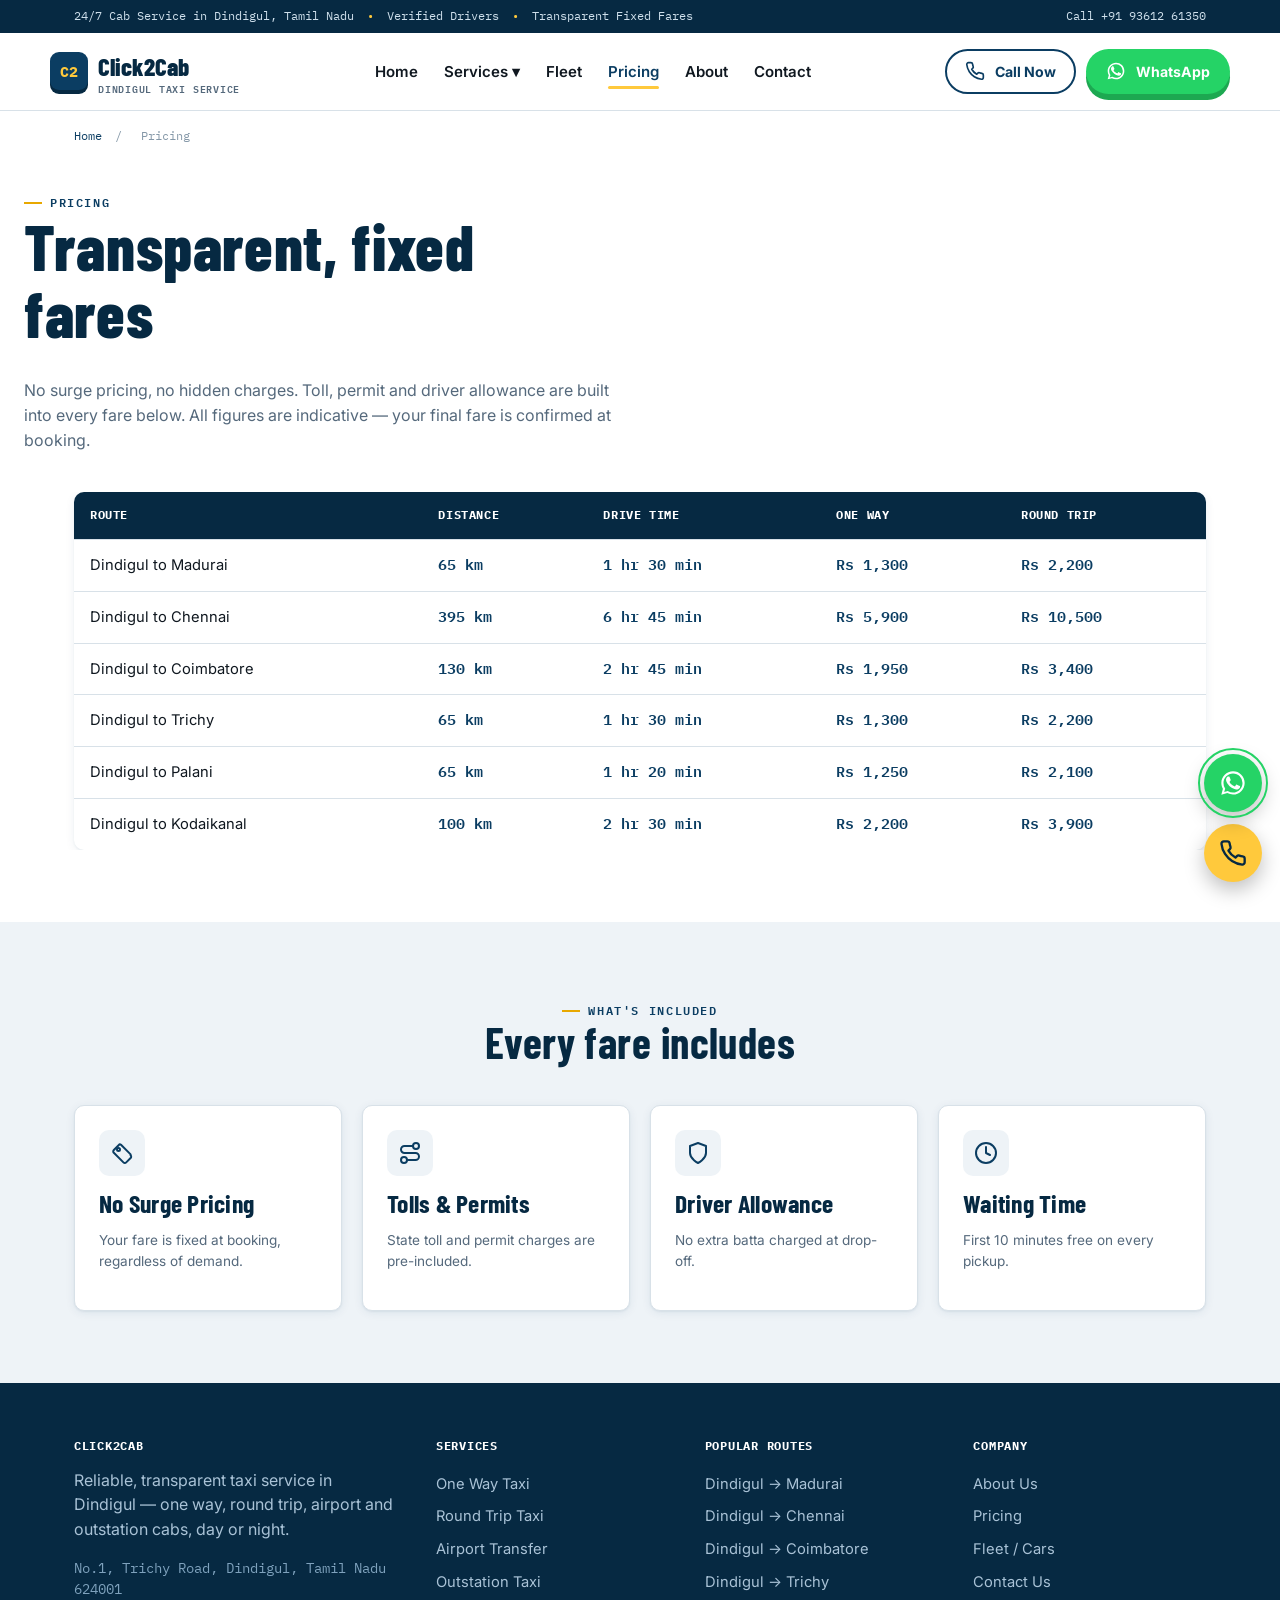
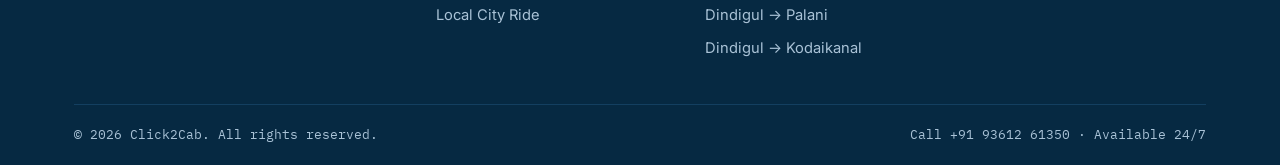
<file: click2cab-updated-number/pricing.html>
<!DOCTYPE html>
<!--
  CLICK2CAB WEBSITE
  ------------------
  New to this code? Start with README.md in this folder — it explains,
  in plain English, how to change the phone number, colors, fonts and
  text without breaking anything.
-->

<html lang="en">
<head>
<meta charset="UTF-8">
<meta name="viewport" content="width=device-width, initial-scale=1.0">
<title>Taxi Fare & Pricing in Dindigul | Route-wise Rates - Click2Cab</title>
<meta name="description" content="See fixed one way and round trip taxi fares from Dindigul to Madurai, Chennai, Coimbatore, Trichy, Palani and Kodaikanal. Transparent pricing, no surge.">
<link rel="canonical" href="https://www.click2cab.in/pricing.html">
<meta name="theme-color" content="#0B3D62">

<!-- Open Graph -->
<meta property="og:type" content="website">
<meta property="og:title" content="Taxi Fare & Pricing in Dindigul | Route-wise Rates - Click2Cab">
<meta property="og:description" content="See fixed one way and round trip taxi fares from Dindigul to Madurai, Chennai, Coimbatore, Trichy, Palani and Kodaikanal. Transparent pricing, no surge.">
<meta property="og:url" content="https://www.click2cab.in/pricing.html">
<meta property="og:site_name" content="Click2Cab">
<meta property="og:image" content="https://www.click2cab.in/images/og-image.jpg">
<meta name="twitter:card" content="summary_large_image">
<meta name="twitter:title" content="Taxi Fare & Pricing in Dindigul | Route-wise Rates - Click2Cab">
<meta name="twitter:description" content="See fixed one way and round trip taxi fares from Dindigul to Madurai, Chennai, Coimbatore, Trichy, Palani and Kodaikanal. Transparent pricing, no surge.">

<link rel="icon" href="data:image/svg+xml,<svg xmlns=%22http://www.w3.org/2000/svg%22 viewBox=%220 0 100 100%22><rect width=%22100%22 height=%22100%22 rx=%2220%22 fill=%22%230B3D62%22/><text x=%2250%22 y=%2266%22 font-size=%2250%22 text-anchor=%22middle%22 fill=%22%23FFC93C%22 font-family=%22monospace%22 font-weight=%22bold%22>C2</text></svg>">
<link rel="stylesheet" href="css/style.css">
<script type="application/ld+json">{"@context": "https://schema.org", "@type": "TaxiService", "name": "Click2Cab", "image": "https://www.click2cab.in/images/og-image.jpg", "url": "https://www.click2cab.in", "telephone": "+919361261350", "priceRange": "₹₹", "address": {"@type": "PostalAddress", "streetAddress": "No.1, Trichy Road, Dindigul, Tamil Nadu 624001", "addressLocality": "Dindigul", "addressRegion": "Tamil Nadu", "postalCode": "624001", "addressCountry": "IN"}, "areaServed": "Dindigul, Tamil Nadu", "openingHoursSpecification": {"@type": "OpeningHoursSpecification", "dayOfWeek": ["Monday", "Tuesday", "Wednesday", "Thursday", "Friday", "Saturday", "Sunday"], "opens": "00:00", "closes": "23:59"}}</script>
</head>
<body>

<!-- ============================================================
     SITE HEADER
     The top strip + logo + navigation menu. Identical on every page,
     so copy any change here into the other HTML files too.
     ============================================================ -->
<header class="site-header">
  <div class="topbar">
  <div class="container">
    <div>24/7 Cab Service in Dindigul, Tamil Nadu <span class="dot">•</span> Verified Drivers <span class="dot">•</span> Transparent Fixed Fares</div>
    <div class="flex gap-12">
      <a href="tel:+919361261350">Call <span class="js-phone-display">+91 93612 61350</span></a>
    </div>
  </div>
</div>
  <div class="container nav-wrap">
    <a class="logo" href="index.html"><span class="mark">C2</span><span>Click2Cab<span class="tag">DINDIGUL TAXI SERVICE</span></span></a>
    <nav class="primary-nav"><ul><li><a class="" href="index.html">Home</a></li><li class="has-dropdown"><a href="outstation-taxi.html">Services ▾</a><ul class="dropdown"><li><a href="one-way-taxi.html">One Way Taxi</a></li><li><a href="round-trip-taxi.html">Round Trip Taxi</a></li><li><a href="airport-transfer.html">Airport Transfer</a></li><li><a href="outstation-taxi.html">Outstation Taxi</a></li><li><a href="local-city-ride.html">Local City Ride</a></li></ul></li><li><a class="" href="fleet.html">Fleet</a></li><li><a class="active" href="pricing.html">Pricing</a></li><li><a class="" href="about.html">About</a></li><li><a class="" href="contact.html">Contact</a></li></ul></nav>
    <div class="nav-cta">
      <a class="btn btn-outline" href="tel:+919361261350"><svg viewBox="0 0 24 24" fill="none" stroke="currentColor" stroke-width="2" stroke-linecap="round" stroke-linejoin="round"><path d="M22 16.92v3a2 2 0 0 1-2.18 2 19.79 19.79 0 0 1-8.63-3.07 19.5 19.5 0 0 1-6-6 19.79 19.79 0 0 1-3.07-8.67A2 2 0 0 1 4.11 2h3a2 2 0 0 1 2 1.72c.127.96.361 1.903.7 2.81a2 2 0 0 1-.45 2.11L8.09 9.91a16 16 0 0 0 6 6l1.27-1.27a2 2 0 0 1 2.11-.45c.907.339 1.85.573 2.81.7A2 2 0 0 1 22 16.92z"/></svg> Call Now</a>
      <a class="btn btn-whatsapp" href="https://wa.me/919361261350?text=Hi%20Click2Cab,%20I%20would%20like%20to%20book%20a%20taxi." target="_blank" rel="noopener"><svg viewBox="0 0 24 24" fill="currentColor"><path d="M17.472 14.382c-.297-.149-1.758-.867-2.03-.967-.273-.099-.471-.148-.67.15-.197.297-.767.966-.94 1.164-.173.199-.347.223-.644.075-.297-.15-1.255-.463-2.39-1.475-.883-.788-1.48-1.761-1.653-2.059-.173-.297-.018-.458.13-.606.134-.133.298-.347.446-.52.149-.174.198-.298.298-.497.099-.198.05-.371-.025-.52-.075-.149-.669-1.612-.916-2.207-.242-.579-.487-.5-.669-.51-.173-.008-.371-.01-.57-.01-.198 0-.52.074-.792.372-.272.297-1.04 1.016-1.04 2.479 0 1.462 1.065 2.875 1.213 3.074.149.198 2.096 3.2 5.077 4.487.709.306 1.262.489 1.694.625.712.227 1.36.195 1.871.118.571-.085 1.758-.719 2.006-1.413.248-.694.248-1.289.173-1.413-.074-.124-.272-.198-.57-.347z"/><path d="M12.004 2c-5.514 0-9.995 4.48-9.995 9.997 0 1.762.462 3.485 1.34 5.003L2 22l5.117-1.342a9.96 9.96 0 0 0 4.885 1.28h.004c5.514 0 9.994-4.48 9.994-9.997 0-2.67-1.04-5.18-2.927-7.07A9.935 9.935 0 0 0 12.004 2zm0 18.183h-.003a8.17 8.17 0 0 1-4.17-1.142l-.299-.177-3.037.797.81-2.96-.194-.304a8.166 8.166 0 0 1-1.256-4.4c0-4.518 3.677-8.194 8.152-8.194 2.177 0 4.222.849 5.76 2.389a8.106 8.106 0 0 1 2.388 5.766c0 4.518-3.677 8.225-8.151 8.225z"/></svg> WhatsApp</a>
    </div>
    <button class="hamburger" aria-label="Toggle menu" aria-expanded="false"><span></span><span></span><span></span></button>
  </div>
</header><div class="container"><div class="breadcrumb"><a href="index.html">Home</a> <span>/</span> <span aria-current="page">Pricing</span></div></div>
<section style="padding-top:24px;">
  <div class="container section-head left">
    <span class="eyebrow">Pricing</span>
    <h1>Transparent, fixed fares</h1>
    <p>No surge pricing, no hidden charges. Toll, permit and driver allowance are built into every fare below. All figures are indicative &mdash; your final fare is confirmed at booking.</p>
  </div>
  <div class="container" style="overflow-x:auto;">
    <table class="price-table">
      <thead><tr><th>Route</th><th>Distance</th><th>Drive Time</th><th>One Way</th><th>Round Trip</th></tr></thead>
      <tbody><tr>
  <td>Dindigul to Madurai</td>
  <td class="mono">65 km</td>
  <td class="mono">1 hr 30 min</td>
  <td class="mono">Rs 1,300</td>
  <td class="mono">Rs 2,200</td>
</tr><tr>
  <td>Dindigul to Chennai</td>
  <td class="mono">395 km</td>
  <td class="mono">6 hr 45 min</td>
  <td class="mono">Rs 5,900</td>
  <td class="mono">Rs 10,500</td>
</tr><tr>
  <td>Dindigul to Coimbatore</td>
  <td class="mono">130 km</td>
  <td class="mono">2 hr 45 min</td>
  <td class="mono">Rs 1,950</td>
  <td class="mono">Rs 3,400</td>
</tr><tr>
  <td>Dindigul to Trichy</td>
  <td class="mono">65 km</td>
  <td class="mono">1 hr 30 min</td>
  <td class="mono">Rs 1,300</td>
  <td class="mono">Rs 2,200</td>
</tr><tr>
  <td>Dindigul to Palani</td>
  <td class="mono">65 km</td>
  <td class="mono">1 hr 20 min</td>
  <td class="mono">Rs 1,250</td>
  <td class="mono">Rs 2,100</td>
</tr><tr>
  <td>Dindigul to Kodaikanal</td>
  <td class="mono">100 km</td>
  <td class="mono">2 hr 30 min</td>
  <td class="mono">Rs 2,200</td>
  <td class="mono">Rs 3,900</td>
</tr></tbody>
    </table>
  </div>
</section>
<section class="bg-sky">
  <div class="container">
    <div class="section-head"><span class="eyebrow">What's Included</span><h2>Every fare includes</h2></div>
    <div class="grid-4">
      <div class="card"><div class="icon-tile"><svg viewBox="0 0 24 24" fill="none" stroke="currentColor" stroke-width="2" stroke-linecap="round" stroke-linejoin="round"><path d="M20.59 13.41 11 3.83A2 2 0 0 0 9.59 3.24L3.83 9a2 2 0 0 0 0 2.83l9.58 9.58a2 2 0 0 0 2.83 0l4.35-4.35a2 2 0 0 0 0-2.83z"/><circle cx="8.5" cy="8.5" r="1.5"/></svg></div><h3>No Surge Pricing</h3><p class="small">Your fare is fixed at booking, regardless of demand.</p></div>
      <div class="card"><div class="icon-tile"><svg viewBox="0 0 24 24" fill="none" stroke="currentColor" stroke-width="2" stroke-linecap="round" stroke-linejoin="round"><circle cx="6" cy="19" r="3"/><circle cx="18" cy="5" r="3"/><path d="M9 19h8.5a3.5 3.5 0 0 0 0-7h-11a3.5 3.5 0 0 1 0-7H15"/></svg></div><h3>Tolls &amp; Permits</h3><p class="small">State toll and permit charges are pre-included.</p></div>
      <div class="card"><div class="icon-tile"><svg viewBox="0 0 24 24" fill="none" stroke="currentColor" stroke-width="2" stroke-linecap="round" stroke-linejoin="round"><path d="M12 22s8-4 8-10V5l-8-3-8 3v7c0 6 8 10 8 10z"/></svg></div><h3>Driver Allowance</h3><p class="small">No extra batta charged at drop-off.</p></div>
      <div class="card"><div class="icon-tile"><svg viewBox="0 0 24 24" fill="none" stroke="currentColor" stroke-width="2" stroke-linecap="round" stroke-linejoin="round"><circle cx="12" cy="12" r="10"/><path d="M12 6v6l4 2"/></svg></div><h3>Waiting Time</h3><p class="small">First 10 minutes free on every pickup.</p></div>
    </div>
  </div>
</section>

<!-- ============================================================
     SITE FOOTER
     Company info, quick links and copyright line. Identical on
     every page.
     ============================================================ -->
<footer class="site-footer">
  <div class="container">
    <div class="footer-grid">
      <div>
        <h4>Click2Cab</h4>
        <p style="color:#a9c2d6; max-width:32ch;">Reliable, transparent taxi service in Dindigul — one way, round trip, airport and outstation cabs, day or night.</p>
        <p class="mono small" style="color:#7fa2bd;">No.1, Trichy Road, Dindigul, Tamil Nadu 624001</p>
      </div>
      <div>
        <h4>Services</h4>
        <a href="one-way-taxi.html">One Way Taxi</a><a href="round-trip-taxi.html">Round Trip Taxi</a><a href="airport-transfer.html">Airport Transfer</a><a href="outstation-taxi.html">Outstation Taxi</a><a href="local-city-ride.html">Local City Ride</a>
      </div>
      <div>
        <h4>Popular Routes</h4>
        <a href="routes/dindigul-to-madurai.html">Dindigul → Madurai</a><a href="routes/dindigul-to-chennai.html">Dindigul → Chennai</a><a href="routes/dindigul-to-coimbatore.html">Dindigul → Coimbatore</a><a href="routes/dindigul-to-trichy.html">Dindigul → Trichy</a><a href="routes/dindigul-to-palani.html">Dindigul → Palani</a><a href="routes/dindigul-to-kodaikanal.html">Dindigul → Kodaikanal</a>
      </div>
      <div>
        <h4>Company</h4>
        <a href="about.html">About Us</a>
        <a href="pricing.html">Pricing</a>
        <a href="fleet.html">Fleet / Cars</a>
        <a href="contact.html">Contact Us</a>
      </div>
    </div>
    <div class="footer-bottom">
      <span>© 2026 Click2Cab. All rights reserved.</span>
      <span>Call <span class="js-phone-display">+91 93612 61350</span> · Available 24/7</span>
    </div>
  </div>
</footer>
<!-- ============================================================
     FLOATING CALL / WHATSAPP BUTTONS (bottom-right, desktop)
     ============================================================ -->
<div class="floating-actions">
  <a class="fab fab-whatsapp fab-pulse" href="https://wa.me/919361261350?text=Hi%20Click2Cab,%20I%20would%20like%20to%20book%20a%20taxi." target="_blank" rel="noopener" aria-label="Book on WhatsApp"><svg viewBox="0 0 24 24" fill="currentColor"><path d="M17.472 14.382c-.297-.149-1.758-.867-2.03-.967-.273-.099-.471-.148-.67.15-.197.297-.767.966-.94 1.164-.173.199-.347.223-.644.075-.297-.15-1.255-.463-2.39-1.475-.883-.788-1.48-1.761-1.653-2.059-.173-.297-.018-.458.13-.606.134-.133.298-.347.446-.52.149-.174.198-.298.298-.497.099-.198.05-.371-.025-.52-.075-.149-.669-1.612-.916-2.207-.242-.579-.487-.5-.669-.51-.173-.008-.371-.01-.57-.01-.198 0-.52.074-.792.372-.272.297-1.04 1.016-1.04 2.479 0 1.462 1.065 2.875 1.213 3.074.149.198 2.096 3.2 5.077 4.487.709.306 1.262.489 1.694.625.712.227 1.36.195 1.871.118.571-.085 1.758-.719 2.006-1.413.248-.694.248-1.289.173-1.413-.074-.124-.272-.198-.57-.347z"/><path d="M12.004 2c-5.514 0-9.995 4.48-9.995 9.997 0 1.762.462 3.485 1.34 5.003L2 22l5.117-1.342a9.96 9.96 0 0 0 4.885 1.28h.004c5.514 0 9.994-4.48 9.994-9.997 0-2.67-1.04-5.18-2.927-7.07A9.935 9.935 0 0 0 12.004 2zm0 18.183h-.003a8.17 8.17 0 0 1-4.17-1.142l-.299-.177-3.037.797.81-2.96-.194-.304a8.166 8.166 0 0 1-1.256-4.4c0-4.518 3.677-8.194 8.152-8.194 2.177 0 4.222.849 5.76 2.389a8.106 8.106 0 0 1 2.388 5.766c0 4.518-3.677 8.225-8.151 8.225z"/></svg></a>
  <a class="fab fab-call" href="tel:+919361261350" aria-label="Call Now"><svg viewBox="0 0 24 24" fill="none" stroke="currentColor" stroke-width="2" stroke-linecap="round" stroke-linejoin="round"><path d="M22 16.92v3a2 2 0 0 1-2.18 2 19.79 19.79 0 0 1-8.63-3.07 19.5 19.5 0 0 1-6-6 19.79 19.79 0 0 1-3.07-8.67A2 2 0 0 1 4.11 2h3a2 2 0 0 1 2 1.72c.127.96.361 1.903.7 2.81a2 2 0 0 1-.45 2.11L8.09 9.91a16 16 0 0 0 6 6l1.27-1.27a2 2 0 0 1 2.11-.45c.907.339 1.85.573 2.81.7A2 2 0 0 1 22 16.92z"/></svg></a>
</div>

<!-- ============================================================
     STICKY CALL / WHATSAPP BAR (bottom of screen, mobile only)
     ============================================================ -->
<div class="mobile-bar">
  <a class="call" href="tel:+919361261350"><svg viewBox="0 0 24 24" fill="none" stroke="currentColor" stroke-width="2" stroke-linecap="round" stroke-linejoin="round"><path d="M22 16.92v3a2 2 0 0 1-2.18 2 19.79 19.79 0 0 1-8.63-3.07 19.5 19.5 0 0 1-6-6 19.79 19.79 0 0 1-3.07-8.67A2 2 0 0 1 4.11 2h3a2 2 0 0 1 2 1.72c.127.96.361 1.903.7 2.81a2 2 0 0 1-.45 2.11L8.09 9.91a16 16 0 0 0 6 6l1.27-1.27a2 2 0 0 1 2.11-.45c.907.339 1.85.573 2.81.7A2 2 0 0 1 22 16.92z"/></svg> Call Now</a>
  <a class="wa" href="https://wa.me/919361261350?text=Hi%20Click2Cab,%20I%20would%20like%20to%20book%20a%20taxi." target="_blank" rel="noopener"><svg viewBox="0 0 24 24" fill="currentColor"><path d="M17.472 14.382c-.297-.149-1.758-.867-2.03-.967-.273-.099-.471-.148-.67.15-.197.297-.767.966-.94 1.164-.173.199-.347.223-.644.075-.297-.15-1.255-.463-2.39-1.475-.883-.788-1.48-1.761-1.653-2.059-.173-.297-.018-.458.13-.606.134-.133.298-.347.446-.52.149-.174.198-.298.298-.497.099-.198.05-.371-.025-.52-.075-.149-.669-1.612-.916-2.207-.242-.579-.487-.5-.669-.51-.173-.008-.371-.01-.57-.01-.198 0-.52.074-.792.372-.272.297-1.04 1.016-1.04 2.479 0 1.462 1.065 2.875 1.213 3.074.149.198 2.096 3.2 5.077 4.487.709.306 1.262.489 1.694.625.712.227 1.36.195 1.871.118.571-.085 1.758-.719 2.006-1.413.248-.694.248-1.289.173-1.413-.074-.124-.272-.198-.57-.347z"/><path d="M12.004 2c-5.514 0-9.995 4.48-9.995 9.997 0 1.762.462 3.485 1.34 5.003L2 22l5.117-1.342a9.96 9.96 0 0 0 4.885 1.28h.004c5.514 0 9.994-4.48 9.994-9.997 0-2.67-1.04-5.18-2.927-7.07A9.935 9.935 0 0 0 12.004 2zm0 18.183h-.003a8.17 8.17 0 0 1-4.17-1.142l-.299-.177-3.037.797.81-2.96-.194-.304a8.166 8.166 0 0 1-1.256-4.4c0-4.518 3.677-8.194 8.152-8.194 2.177 0 4.222.849 5.76 2.389a8.106 8.106 0 0 1 2.388 5.766c0 4.518-3.677 8.225-8.151 8.225z"/></svg> WhatsApp</a>
</div>

<!-- Shared site behaviour: mobile menu, booking form, and keeping
     every phone/WhatsApp link in sync with js/script.js CONFIG. -->
<script src="js/script.js"></script>
</body></html>
</file>
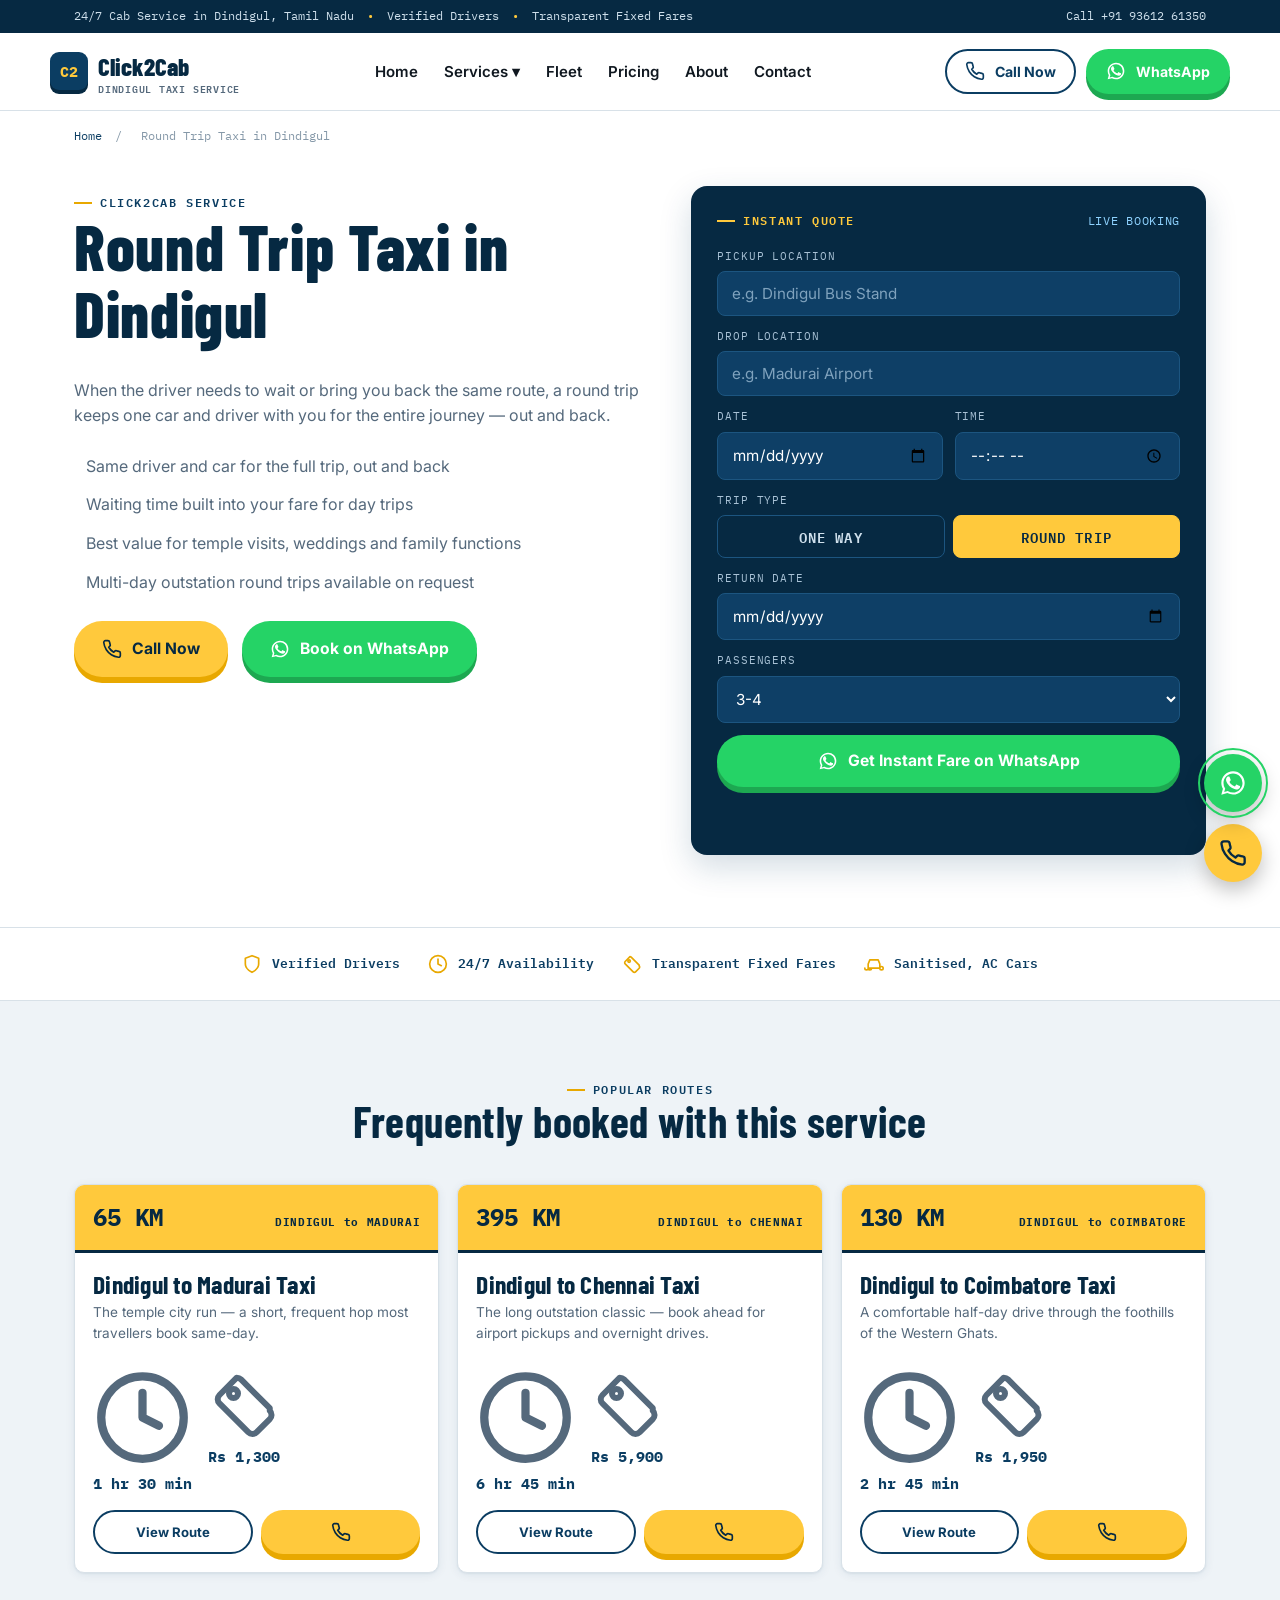
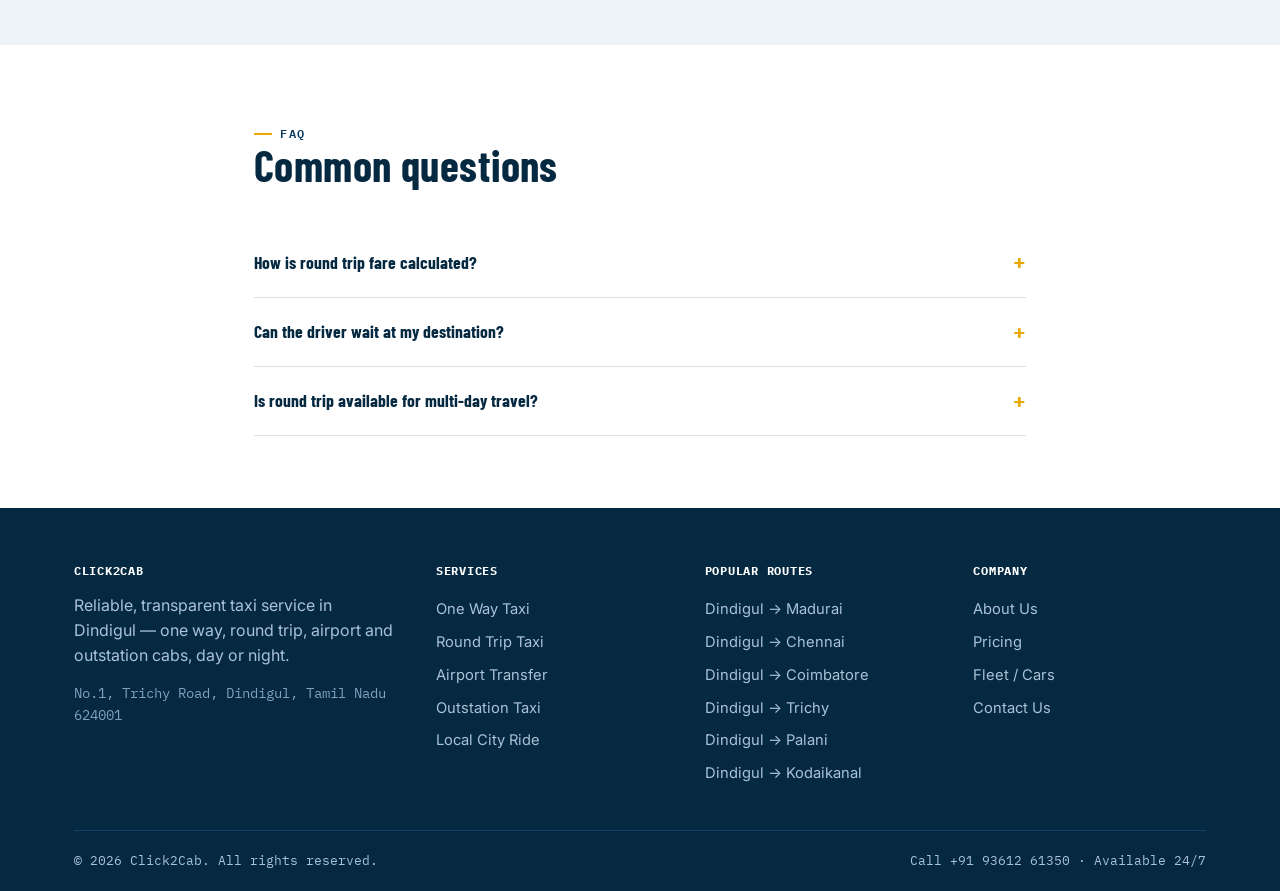
<file: click2cab-updated-number/round-trip-taxi.html>
<!DOCTYPE html>
<!--
  CLICK2CAB WEBSITE
  ------------------
  New to this code? Start with README.md in this folder — it explains,
  in plain English, how to change the phone number, colors, fonts and
  text without breaking anything.
-->

<html lang="en">
<head>
<meta charset="UTF-8">
<meta name="viewport" content="width=device-width, initial-scale=1.0">
<title>Round Trip Taxi Dindigul | Outstation Return Cab - Click2Cab</title>
<meta name="description" content="Book a round trip taxi from Dindigul with the car and driver held for your full journey. Ideal for temple visits, weddings and multi-day outstation trips.">
<link rel="canonical" href="https://www.click2cab.in/round-trip-taxi.html">
<meta name="theme-color" content="#0B3D62">

<!-- Open Graph -->
<meta property="og:type" content="website">
<meta property="og:title" content="Round Trip Taxi Dindigul | Outstation Return Cab - Click2Cab">
<meta property="og:description" content="Book a round trip taxi from Dindigul with the car and driver held for your full journey. Ideal for temple visits, weddings and multi-day outstation trips.">
<meta property="og:url" content="https://www.click2cab.in/round-trip-taxi.html">
<meta property="og:site_name" content="Click2Cab">
<meta property="og:image" content="https://www.click2cab.in/images/og-image.jpg">
<meta name="twitter:card" content="summary_large_image">
<meta name="twitter:title" content="Round Trip Taxi Dindigul | Outstation Return Cab - Click2Cab">
<meta name="twitter:description" content="Book a round trip taxi from Dindigul with the car and driver held for your full journey. Ideal for temple visits, weddings and multi-day outstation trips.">

<link rel="icon" href="data:image/svg+xml,<svg xmlns=%22http://www.w3.org/2000/svg%22 viewBox=%220 0 100 100%22><rect width=%22100%22 height=%22100%22 rx=%2220%22 fill=%22%230B3D62%22/><text x=%2250%22 y=%2266%22 font-size=%2250%22 text-anchor=%22middle%22 fill=%22%23FFC93C%22 font-family=%22monospace%22 font-weight=%22bold%22>C2</text></svg>">
<link rel="stylesheet" href="css/style.css">
<script type="application/ld+json">{"@context": "https://schema.org", "@type": "TaxiService", "name": "Click2Cab", "image": "https://www.click2cab.in/images/og-image.jpg", "url": "https://www.click2cab.in", "telephone": "+919361261350", "priceRange": "₹₹", "address": {"@type": "PostalAddress", "streetAddress": "No.1, Trichy Road, Dindigul, Tamil Nadu 624001", "addressLocality": "Dindigul", "addressRegion": "Tamil Nadu", "postalCode": "624001", "addressCountry": "IN"}, "areaServed": "Dindigul, Tamil Nadu", "openingHoursSpecification": {"@type": "OpeningHoursSpecification", "dayOfWeek": ["Monday", "Tuesday", "Wednesday", "Thursday", "Friday", "Saturday", "Sunday"], "opens": "00:00", "closes": "23:59"}}</script>
<script type="application/ld+json">{"@context": "https://schema.org", "@type": "FAQPage", "mainEntity": [{"@type": "Question", "name": "How is round trip fare calculated?", "acceptedAnswer": {"@type": "Answer", "text": "Round trip fare is based on total kilometres for both directions plus any waiting time agreed at booking."}}, {"@type": "Question", "name": "Can the driver wait at my destination?", "acceptedAnswer": {"@type": "Answer", "text": "Yes — tell us your waiting time when booking and it's included in the quoted fare."}}, {"@type": "Question", "name": "Is round trip available for multi-day travel?", "acceptedAnswer": {"@type": "Answer", "text": "Yes, for trips like Kodaikanal we offer 2–3 day round trip packages with the same driver throughout."}}]}</script>
</head>
<body>

<!-- ============================================================
     SITE HEADER
     The top strip + logo + navigation menu. Identical on every page,
     so copy any change here into the other HTML files too.
     ============================================================ -->
<header class="site-header">
  <div class="topbar">
  <div class="container">
    <div>24/7 Cab Service in Dindigul, Tamil Nadu <span class="dot">•</span> Verified Drivers <span class="dot">•</span> Transparent Fixed Fares</div>
    <div class="flex gap-12">
      <a href="tel:+919361261350">Call <span class="js-phone-display">+91 93612 61350</span></a>
    </div>
  </div>
</div>
  <div class="container nav-wrap">
    <a class="logo" href="index.html"><span class="mark">C2</span><span>Click2Cab<span class="tag">DINDIGUL TAXI SERVICE</span></span></a>
    <nav class="primary-nav"><ul><li><a class="" href="index.html">Home</a></li><li class="has-dropdown"><a href="outstation-taxi.html">Services ▾</a><ul class="dropdown"><li><a href="one-way-taxi.html">One Way Taxi</a></li><li><a href="round-trip-taxi.html">Round Trip Taxi</a></li><li><a href="airport-transfer.html">Airport Transfer</a></li><li><a href="outstation-taxi.html">Outstation Taxi</a></li><li><a href="local-city-ride.html">Local City Ride</a></li></ul></li><li><a class="" href="fleet.html">Fleet</a></li><li><a class="" href="pricing.html">Pricing</a></li><li><a class="" href="about.html">About</a></li><li><a class="" href="contact.html">Contact</a></li></ul></nav>
    <div class="nav-cta">
      <a class="btn btn-outline" href="tel:+919361261350"><svg viewBox="0 0 24 24" fill="none" stroke="currentColor" stroke-width="2" stroke-linecap="round" stroke-linejoin="round"><path d="M22 16.92v3a2 2 0 0 1-2.18 2 19.79 19.79 0 0 1-8.63-3.07 19.5 19.5 0 0 1-6-6 19.79 19.79 0 0 1-3.07-8.67A2 2 0 0 1 4.11 2h3a2 2 0 0 1 2 1.72c.127.96.361 1.903.7 2.81a2 2 0 0 1-.45 2.11L8.09 9.91a16 16 0 0 0 6 6l1.27-1.27a2 2 0 0 1 2.11-.45c.907.339 1.85.573 2.81.7A2 2 0 0 1 22 16.92z"/></svg> Call Now</a>
      <a class="btn btn-whatsapp" href="https://wa.me/919361261350?text=Hi%20Click2Cab,%20I%20would%20like%20to%20book%20a%20taxi." target="_blank" rel="noopener"><svg viewBox="0 0 24 24" fill="currentColor"><path d="M17.472 14.382c-.297-.149-1.758-.867-2.03-.967-.273-.099-.471-.148-.67.15-.197.297-.767.966-.94 1.164-.173.199-.347.223-.644.075-.297-.15-1.255-.463-2.39-1.475-.883-.788-1.48-1.761-1.653-2.059-.173-.297-.018-.458.13-.606.134-.133.298-.347.446-.52.149-.174.198-.298.298-.497.099-.198.05-.371-.025-.52-.075-.149-.669-1.612-.916-2.207-.242-.579-.487-.5-.669-.51-.173-.008-.371-.01-.57-.01-.198 0-.52.074-.792.372-.272.297-1.04 1.016-1.04 2.479 0 1.462 1.065 2.875 1.213 3.074.149.198 2.096 3.2 5.077 4.487.709.306 1.262.489 1.694.625.712.227 1.36.195 1.871.118.571-.085 1.758-.719 2.006-1.413.248-.694.248-1.289.173-1.413-.074-.124-.272-.198-.57-.347z"/><path d="M12.004 2c-5.514 0-9.995 4.48-9.995 9.997 0 1.762.462 3.485 1.34 5.003L2 22l5.117-1.342a9.96 9.96 0 0 0 4.885 1.28h.004c5.514 0 9.994-4.48 9.994-9.997 0-2.67-1.04-5.18-2.927-7.07A9.935 9.935 0 0 0 12.004 2zm0 18.183h-.003a8.17 8.17 0 0 1-4.17-1.142l-.299-.177-3.037.797.81-2.96-.194-.304a8.166 8.166 0 0 1-1.256-4.4c0-4.518 3.677-8.194 8.152-8.194 2.177 0 4.222.849 5.76 2.389a8.106 8.106 0 0 1 2.388 5.766c0 4.518-3.677 8.225-8.151 8.225z"/></svg> WhatsApp</a>
    </div>
    <button class="hamburger" aria-label="Toggle menu" aria-expanded="false"><span></span><span></span><span></span></button>
  </div>
</header><div class="container"><div class="breadcrumb"><a href="index.html">Home</a> <span>/</span> <span aria-current="page">Round Trip Taxi in Dindigul</span></div></div>
<section style="padding-top:24px;">
  <div class="container hero-grid">
    <div>
      <span class="eyebrow">Click2Cab Service</span>
      <h1>Round Trip Taxi in Dindigul</h1>
      <p class="lead">When the driver needs to wait or bring you back the same route, a round trip keeps one car and driver with you for the entire journey — out and back.</p>
      <div class="grid-3" style="grid-template-columns:1fr; gap:14px; margin:26px 0;">
        <div class="flex gap-12"><span style="color:var(--stone-yellow-deep); flex-shrink:0;"><svg viewBox="0 0 24 24" fill="none" stroke="currentColor" stroke-width="2.4" stroke-linecap="round" stroke-linejoin="round"><polyline points="20 6 9 17 4 12"/></svg></span><p style="margin:0;">Same driver and car for the full trip, out and back</p></div><div class="flex gap-12"><span style="color:var(--stone-yellow-deep); flex-shrink:0;"><svg viewBox="0 0 24 24" fill="none" stroke="currentColor" stroke-width="2.4" stroke-linecap="round" stroke-linejoin="round"><polyline points="20 6 9 17 4 12"/></svg></span><p style="margin:0;">Waiting time built into your fare for day trips</p></div><div class="flex gap-12"><span style="color:var(--stone-yellow-deep); flex-shrink:0;"><svg viewBox="0 0 24 24" fill="none" stroke="currentColor" stroke-width="2.4" stroke-linecap="round" stroke-linejoin="round"><polyline points="20 6 9 17 4 12"/></svg></span><p style="margin:0;">Best value for temple visits, weddings and family functions</p></div><div class="flex gap-12"><span style="color:var(--stone-yellow-deep); flex-shrink:0;"><svg viewBox="0 0 24 24" fill="none" stroke="currentColor" stroke-width="2.4" stroke-linecap="round" stroke-linejoin="round"><polyline points="20 6 9 17 4 12"/></svg></span><p style="margin:0;">Multi-day outstation round trips available on request</p></div>
      </div>
      <div class="hero-cta-row">
        <a class="btn btn-call" href="tel:+919361261350"><svg viewBox="0 0 24 24" fill="none" stroke="currentColor" stroke-width="2" stroke-linecap="round" stroke-linejoin="round"><path d="M22 16.92v3a2 2 0 0 1-2.18 2 19.79 19.79 0 0 1-8.63-3.07 19.5 19.5 0 0 1-6-6 19.79 19.79 0 0 1-3.07-8.67A2 2 0 0 1 4.11 2h3a2 2 0 0 1 2 1.72c.127.96.361 1.903.7 2.81a2 2 0 0 1-.45 2.11L8.09 9.91a16 16 0 0 0 6 6l1.27-1.27a2 2 0 0 1 2.11-.45c.907.339 1.85.573 2.81.7A2 2 0 0 1 22 16.92z"/></svg> Call Now</a>
        <a class="btn btn-whatsapp" href="https://wa.me/919361261350?text=Hi%20Click2Cab,%20I%20would%20like%20to%20book%20a%20taxi." target="_blank" rel="noopener"><svg viewBox="0 0 24 24" fill="currentColor"><path d="M17.472 14.382c-.297-.149-1.758-.867-2.03-.967-.273-.099-.471-.148-.67.15-.197.297-.767.966-.94 1.164-.173.199-.347.223-.644.075-.297-.15-1.255-.463-2.39-1.475-.883-.788-1.48-1.761-1.653-2.059-.173-.297-.018-.458.13-.606.134-.133.298-.347.446-.52.149-.174.198-.298.298-.497.099-.198.05-.371-.025-.52-.075-.149-.669-1.612-.916-2.207-.242-.579-.487-.5-.669-.51-.173-.008-.371-.01-.57-.01-.198 0-.52.074-.792.372-.272.297-1.04 1.016-1.04 2.479 0 1.462 1.065 2.875 1.213 3.074.149.198 2.096 3.2 5.077 4.487.709.306 1.262.489 1.694.625.712.227 1.36.195 1.871.118.571-.085 1.758-.719 2.006-1.413.248-.694.248-1.289.173-1.413-.074-.124-.272-.198-.57-.347z"/><path d="M12.004 2c-5.514 0-9.995 4.48-9.995 9.997 0 1.762.462 3.485 1.34 5.003L2 22l5.117-1.342a9.96 9.96 0 0 0 4.885 1.28h.004c5.514 0 9.994-4.48 9.994-9.997 0-2.67-1.04-5.18-2.927-7.07A9.935 9.935 0 0 0 12.004 2zm0 18.183h-.003a8.17 8.17 0 0 1-4.17-1.142l-.299-.177-3.037.797.81-2.96-.194-.304a8.166 8.166 0 0 1-1.256-4.4c0-4.518 3.677-8.194 8.152-8.194 2.177 0 4.222.849 5.76 2.389a8.106 8.106 0 0 1 2.388 5.766c0 4.518-3.677 8.225-8.151 8.225z"/></svg> Book on WhatsApp</a>
      </div>
    </div>
    <div class="board">
  <div class="board-head">
    <span class="eyebrow">Instant Quote</span>
    <span class="led">LIVE BOOKING</span>
  </div>
  <form id="booking-form">
    <div class="field">
      <label for="pickup">Pickup Location</label>
      <input type="text" id="pickup" name="pickup" placeholder="e.g. Dindigul Bus Stand" required>
    </div>
    <div class="field">
      <label for="drop">Drop Location</label>
      <input type="text" id="drop" name="drop" placeholder="e.g. Madurai Airport" required>
    </div>
    <div class="field-row">
      <div class="field">
        <label for="date">Date</label>
        <input type="date" id="date" name="date" required>
      </div>
      <div class="field">
        <label for="time">Time</label>
        <input type="time" id="time" name="time" required>
      </div>
    </div>
    <div class="field">
      <label>Trip Type</label>
      <div class="trip-toggle">
        <label><input type="radio" name="trip" value="One Way" ><span>One Way</span></label>
        <label><input type="radio" name="trip" value="Round Trip" checked><span>Round Trip</span></label>
      </div>
    </div>
    <!-- Only shown for Round Trip -- js/script.js toggles the "hidden"
         attribute based on which Trip Type radio is selected. -->
    <div class="field" id="return-date-field" hidden>
      <label for="return-date">Return Date</label>
      <input type="date" id="return-date" name="returnDate">
    </div>
    <div class="field">
      <label for="passengers">Passengers</label>
      <select id="passengers" name="passengers">
        <option value="1-2">1-2</option>
        <option value="3-4" selected>3-4</option>
        <option value="5-6">5-6 (SUV)</option>
        <option value="7+">7+ (Tempo Traveller)</option>
      </select>
    </div>
    <button type="submit" class="btn btn-whatsapp btn-block"><svg viewBox="0 0 24 24" fill="currentColor"><path d="M17.472 14.382c-.297-.149-1.758-.867-2.03-.967-.273-.099-.471-.148-.67.15-.197.297-.767.966-.94 1.164-.173.199-.347.223-.644.075-.297-.15-1.255-.463-2.39-1.475-.883-.788-1.48-1.761-1.653-2.059-.173-.297-.018-.458.13-.606.134-.133.298-.347.446-.52.149-.174.198-.298.298-.497.099-.198.05-.371-.025-.52-.075-.149-.669-1.612-.916-2.207-.242-.579-.487-.5-.669-.51-.173-.008-.371-.01-.57-.01-.198 0-.52.074-.792.372-.272.297-1.04 1.016-1.04 2.479 0 1.462 1.065 2.875 1.213 3.074.149.198 2.096 3.2 5.077 4.487.709.306 1.262.489 1.694.625.712.227 1.36.195 1.871.118.571-.085 1.758-.719 2.006-1.413.248-.694.248-1.289.173-1.413-.074-.124-.272-.198-.57-.347z"/><path d="M12.004 2c-5.514 0-9.995 4.48-9.995 9.997 0 1.762.462 3.485 1.34 5.003L2 22l5.117-1.342a9.96 9.96 0 0 0 4.885 1.28h.004c5.514 0 9.994-4.48 9.994-9.997 0-2.67-1.04-5.18-2.927-7.07A9.935 9.935 0 0 0 12.004 2zm0 18.183h-.003a8.17 8.17 0 0 1-4.17-1.142l-.299-.177-3.037.797.81-2.96-.194-.304a8.166 8.166 0 0 1-1.256-4.4c0-4.518 3.677-8.194 8.152-8.194 2.177 0 4.222.849 5.76 2.389a8.106 8.106 0 0 1 2.388 5.766c0 4.518-3.677 8.225-8.151 8.225z"/></svg> Get Instant Fare on WhatsApp</button>
    <p class="form-msg" id="form-msg"></p>
  </form>
</div>
  </div>
</section>
<div class="trust-strip"><div class="trust-item"><svg viewBox="0 0 24 24" fill="none" stroke="currentColor" stroke-width="2" stroke-linecap="round" stroke-linejoin="round"><path d="M12 22s8-4 8-10V5l-8-3-8 3v7c0 6 8 10 8 10z"/></svg> Verified Drivers</div><div class="trust-item"><svg viewBox="0 0 24 24" fill="none" stroke="currentColor" stroke-width="2" stroke-linecap="round" stroke-linejoin="round"><circle cx="12" cy="12" r="10"/><path d="M12 6v6l4 2"/></svg> 24/7 Availability</div><div class="trust-item"><svg viewBox="0 0 24 24" fill="none" stroke="currentColor" stroke-width="2" stroke-linecap="round" stroke-linejoin="round"><path d="M20.59 13.41 11 3.83A2 2 0 0 0 9.59 3.24L3.83 9a2 2 0 0 0 0 2.83l9.58 9.58a2 2 0 0 0 2.83 0l4.35-4.35a2 2 0 0 0 0-2.83z"/><circle cx="8.5" cy="8.5" r="1.5"/></svg> Transparent Fixed Fares</div><div class="trust-item"><svg viewBox="0 0 24 24" fill="none" stroke="currentColor" stroke-width="2" stroke-linecap="round" stroke-linejoin="round"><path d="M5 17h14M5 17a2 2 0 1 0 4 0M5 17a2 2 0 1 1-4 0m4 0v-5l2-5h10l2 5v5m-14 0h14m0 0a2 2 0 1 0 4 0M19 17a2 2 0 1 1 4 0"/></svg> Sanitised, AC Cars</div></div>
<section class="bg-sky">
  <div class="container">
    <div class="section-head"><span class="eyebrow">Popular Routes</span><h2>Frequently booked with this service</h2></div>
    <div class="milestones"><div class="milestone">
      <div class="milestone-stone"><span class="km">65 KM</span><span class="unit">DINDIGUL to MADURAI</span></div>
      <div class="milestone-body">
        <h3>Dindigul to Madurai Taxi</h3>
        <p class="small">The temple city run — a short, frequent hop most travellers book same-day.</p>
        <div class="milestone-meta">
          <div><svg viewBox="0 0 24 24" fill="none" stroke="currentColor" stroke-width="2" stroke-linecap="round" stroke-linejoin="round"><circle cx="12" cy="12" r="10"/><path d="M12 6v6l4 2"/></svg> <strong class="mono">1 hr 30 min</strong></div>
          <div><svg viewBox="0 0 24 24" fill="none" stroke="currentColor" stroke-width="2" stroke-linecap="round" stroke-linejoin="round"><path d="M20.59 13.41 11 3.83A2 2 0 0 0 9.59 3.24L3.83 9a2 2 0 0 0 0 2.83l9.58 9.58a2 2 0 0 0 2.83 0l4.35-4.35a2 2 0 0 0 0-2.83z"/><circle cx="8.5" cy="8.5" r="1.5"/></svg> <strong class="mono">Rs 1,300</strong></div>
        </div>
        <div class="milestone-actions">
          <a class="btn btn-outline" href="routes/dindigul-to-madurai.html">View Route</a>
          <a class="btn btn-call" href="tel:+919361261350"><svg viewBox="0 0 24 24" fill="none" stroke="currentColor" stroke-width="2" stroke-linecap="round" stroke-linejoin="round"><path d="M22 16.92v3a2 2 0 0 1-2.18 2 19.79 19.79 0 0 1-8.63-3.07 19.5 19.5 0 0 1-6-6 19.79 19.79 0 0 1-3.07-8.67A2 2 0 0 1 4.11 2h3a2 2 0 0 1 2 1.72c.127.96.361 1.903.7 2.81a2 2 0 0 1-.45 2.11L8.09 9.91a16 16 0 0 0 6 6l1.27-1.27a2 2 0 0 1 2.11-.45c.907.339 1.85.573 2.81.7A2 2 0 0 1 22 16.92z"/></svg></a>
        </div>
      </div>
    </div><div class="milestone">
      <div class="milestone-stone"><span class="km">395 KM</span><span class="unit">DINDIGUL to CHENNAI</span></div>
      <div class="milestone-body">
        <h3>Dindigul to Chennai Taxi</h3>
        <p class="small">The long outstation classic — book ahead for airport pickups and overnight drives.</p>
        <div class="milestone-meta">
          <div><svg viewBox="0 0 24 24" fill="none" stroke="currentColor" stroke-width="2" stroke-linecap="round" stroke-linejoin="round"><circle cx="12" cy="12" r="10"/><path d="M12 6v6l4 2"/></svg> <strong class="mono">6 hr 45 min</strong></div>
          <div><svg viewBox="0 0 24 24" fill="none" stroke="currentColor" stroke-width="2" stroke-linecap="round" stroke-linejoin="round"><path d="M20.59 13.41 11 3.83A2 2 0 0 0 9.59 3.24L3.83 9a2 2 0 0 0 0 2.83l9.58 9.58a2 2 0 0 0 2.83 0l4.35-4.35a2 2 0 0 0 0-2.83z"/><circle cx="8.5" cy="8.5" r="1.5"/></svg> <strong class="mono">Rs 5,900</strong></div>
        </div>
        <div class="milestone-actions">
          <a class="btn btn-outline" href="routes/dindigul-to-chennai.html">View Route</a>
          <a class="btn btn-call" href="tel:+919361261350"><svg viewBox="0 0 24 24" fill="none" stroke="currentColor" stroke-width="2" stroke-linecap="round" stroke-linejoin="round"><path d="M22 16.92v3a2 2 0 0 1-2.18 2 19.79 19.79 0 0 1-8.63-3.07 19.5 19.5 0 0 1-6-6 19.79 19.79 0 0 1-3.07-8.67A2 2 0 0 1 4.11 2h3a2 2 0 0 1 2 1.72c.127.96.361 1.903.7 2.81a2 2 0 0 1-.45 2.11L8.09 9.91a16 16 0 0 0 6 6l1.27-1.27a2 2 0 0 1 2.11-.45c.907.339 1.85.573 2.81.7A2 2 0 0 1 22 16.92z"/></svg></a>
        </div>
      </div>
    </div><div class="milestone">
      <div class="milestone-stone"><span class="km">130 KM</span><span class="unit">DINDIGUL to COIMBATORE</span></div>
      <div class="milestone-body">
        <h3>Dindigul to Coimbatore Taxi</h3>
        <p class="small">A comfortable half-day drive through the foothills of the Western Ghats.</p>
        <div class="milestone-meta">
          <div><svg viewBox="0 0 24 24" fill="none" stroke="currentColor" stroke-width="2" stroke-linecap="round" stroke-linejoin="round"><circle cx="12" cy="12" r="10"/><path d="M12 6v6l4 2"/></svg> <strong class="mono">2 hr 45 min</strong></div>
          <div><svg viewBox="0 0 24 24" fill="none" stroke="currentColor" stroke-width="2" stroke-linecap="round" stroke-linejoin="round"><path d="M20.59 13.41 11 3.83A2 2 0 0 0 9.59 3.24L3.83 9a2 2 0 0 0 0 2.83l9.58 9.58a2 2 0 0 0 2.83 0l4.35-4.35a2 2 0 0 0 0-2.83z"/><circle cx="8.5" cy="8.5" r="1.5"/></svg> <strong class="mono">Rs 1,950</strong></div>
        </div>
        <div class="milestone-actions">
          <a class="btn btn-outline" href="routes/dindigul-to-coimbatore.html">View Route</a>
          <a class="btn btn-call" href="tel:+919361261350"><svg viewBox="0 0 24 24" fill="none" stroke="currentColor" stroke-width="2" stroke-linecap="round" stroke-linejoin="round"><path d="M22 16.92v3a2 2 0 0 1-2.18 2 19.79 19.79 0 0 1-8.63-3.07 19.5 19.5 0 0 1-6-6 19.79 19.79 0 0 1-3.07-8.67A2 2 0 0 1 4.11 2h3a2 2 0 0 1 2 1.72c.127.96.361 1.903.7 2.81a2 2 0 0 1-.45 2.11L8.09 9.91a16 16 0 0 0 6 6l1.27-1.27a2 2 0 0 1 2.11-.45c.907.339 1.85.573 2.81.7A2 2 0 0 1 22 16.92z"/></svg></a>
        </div>
      </div>
    </div></div>
  </div>
</section>
<section>
  <div class="container" style="max-width:820px;">
    <div class="section-head left"><span class="eyebrow">FAQ</span><h2>Common questions</h2></div>
    <details class="faq-item"><summary>How is round trip fare calculated?</summary><p>Round trip fare is based on total kilometres for both directions plus any waiting time agreed at booking.</p></details><details class="faq-item"><summary>Can the driver wait at my destination?</summary><p>Yes — tell us your waiting time when booking and it's included in the quoted fare.</p></details><details class="faq-item"><summary>Is round trip available for multi-day travel?</summary><p>Yes, for trips like Kodaikanal we offer 2–3 day round trip packages with the same driver throughout.</p></details>
  </div>
</section>

<!-- ============================================================
     SITE FOOTER
     Company info, quick links and copyright line. Identical on
     every page.
     ============================================================ -->
<footer class="site-footer">
  <div class="container">
    <div class="footer-grid">
      <div>
        <h4>Click2Cab</h4>
        <p style="color:#a9c2d6; max-width:32ch;">Reliable, transparent taxi service in Dindigul — one way, round trip, airport and outstation cabs, day or night.</p>
        <p class="mono small" style="color:#7fa2bd;">No.1, Trichy Road, Dindigul, Tamil Nadu 624001</p>
      </div>
      <div>
        <h4>Services</h4>
        <a href="one-way-taxi.html">One Way Taxi</a><a href="round-trip-taxi.html">Round Trip Taxi</a><a href="airport-transfer.html">Airport Transfer</a><a href="outstation-taxi.html">Outstation Taxi</a><a href="local-city-ride.html">Local City Ride</a>
      </div>
      <div>
        <h4>Popular Routes</h4>
        <a href="routes/dindigul-to-madurai.html">Dindigul → Madurai</a><a href="routes/dindigul-to-chennai.html">Dindigul → Chennai</a><a href="routes/dindigul-to-coimbatore.html">Dindigul → Coimbatore</a><a href="routes/dindigul-to-trichy.html">Dindigul → Trichy</a><a href="routes/dindigul-to-palani.html">Dindigul → Palani</a><a href="routes/dindigul-to-kodaikanal.html">Dindigul → Kodaikanal</a>
      </div>
      <div>
        <h4>Company</h4>
        <a href="about.html">About Us</a>
        <a href="pricing.html">Pricing</a>
        <a href="fleet.html">Fleet / Cars</a>
        <a href="contact.html">Contact Us</a>
      </div>
    </div>
    <div class="footer-bottom">
      <span>© 2026 Click2Cab. All rights reserved.</span>
      <span>Call <span class="js-phone-display">+91 93612 61350</span> · Available 24/7</span>
    </div>
  </div>
</footer>
<!-- ============================================================
     FLOATING CALL / WHATSAPP BUTTONS (bottom-right, desktop)
     ============================================================ -->
<div class="floating-actions">
  <a class="fab fab-whatsapp fab-pulse" href="https://wa.me/919361261350?text=Hi%20Click2Cab,%20I%20would%20like%20to%20book%20a%20taxi." target="_blank" rel="noopener" aria-label="Book on WhatsApp"><svg viewBox="0 0 24 24" fill="currentColor"><path d="M17.472 14.382c-.297-.149-1.758-.867-2.03-.967-.273-.099-.471-.148-.67.15-.197.297-.767.966-.94 1.164-.173.199-.347.223-.644.075-.297-.15-1.255-.463-2.39-1.475-.883-.788-1.48-1.761-1.653-2.059-.173-.297-.018-.458.13-.606.134-.133.298-.347.446-.52.149-.174.198-.298.298-.497.099-.198.05-.371-.025-.52-.075-.149-.669-1.612-.916-2.207-.242-.579-.487-.5-.669-.51-.173-.008-.371-.01-.57-.01-.198 0-.52.074-.792.372-.272.297-1.04 1.016-1.04 2.479 0 1.462 1.065 2.875 1.213 3.074.149.198 2.096 3.2 5.077 4.487.709.306 1.262.489 1.694.625.712.227 1.36.195 1.871.118.571-.085 1.758-.719 2.006-1.413.248-.694.248-1.289.173-1.413-.074-.124-.272-.198-.57-.347z"/><path d="M12.004 2c-5.514 0-9.995 4.48-9.995 9.997 0 1.762.462 3.485 1.34 5.003L2 22l5.117-1.342a9.96 9.96 0 0 0 4.885 1.28h.004c5.514 0 9.994-4.48 9.994-9.997 0-2.67-1.04-5.18-2.927-7.07A9.935 9.935 0 0 0 12.004 2zm0 18.183h-.003a8.17 8.17 0 0 1-4.17-1.142l-.299-.177-3.037.797.81-2.96-.194-.304a8.166 8.166 0 0 1-1.256-4.4c0-4.518 3.677-8.194 8.152-8.194 2.177 0 4.222.849 5.76 2.389a8.106 8.106 0 0 1 2.388 5.766c0 4.518-3.677 8.225-8.151 8.225z"/></svg></a>
  <a class="fab fab-call" href="tel:+919361261350" aria-label="Call Now"><svg viewBox="0 0 24 24" fill="none" stroke="currentColor" stroke-width="2" stroke-linecap="round" stroke-linejoin="round"><path d="M22 16.92v3a2 2 0 0 1-2.18 2 19.79 19.79 0 0 1-8.63-3.07 19.5 19.5 0 0 1-6-6 19.79 19.79 0 0 1-3.07-8.67A2 2 0 0 1 4.11 2h3a2 2 0 0 1 2 1.72c.127.96.361 1.903.7 2.81a2 2 0 0 1-.45 2.11L8.09 9.91a16 16 0 0 0 6 6l1.27-1.27a2 2 0 0 1 2.11-.45c.907.339 1.85.573 2.81.7A2 2 0 0 1 22 16.92z"/></svg></a>
</div>

<!-- ============================================================
     STICKY CALL / WHATSAPP BAR (bottom of screen, mobile only)
     ============================================================ -->
<div class="mobile-bar">
  <a class="call" href="tel:+919361261350"><svg viewBox="0 0 24 24" fill="none" stroke="currentColor" stroke-width="2" stroke-linecap="round" stroke-linejoin="round"><path d="M22 16.92v3a2 2 0 0 1-2.18 2 19.79 19.79 0 0 1-8.63-3.07 19.5 19.5 0 0 1-6-6 19.79 19.79 0 0 1-3.07-8.67A2 2 0 0 1 4.11 2h3a2 2 0 0 1 2 1.72c.127.96.361 1.903.7 2.81a2 2 0 0 1-.45 2.11L8.09 9.91a16 16 0 0 0 6 6l1.27-1.27a2 2 0 0 1 2.11-.45c.907.339 1.85.573 2.81.7A2 2 0 0 1 22 16.92z"/></svg> Call Now</a>
  <a class="wa" href="https://wa.me/919361261350?text=Hi%20Click2Cab,%20I%20would%20like%20to%20book%20a%20taxi." target="_blank" rel="noopener"><svg viewBox="0 0 24 24" fill="currentColor"><path d="M17.472 14.382c-.297-.149-1.758-.867-2.03-.967-.273-.099-.471-.148-.67.15-.197.297-.767.966-.94 1.164-.173.199-.347.223-.644.075-.297-.15-1.255-.463-2.39-1.475-.883-.788-1.48-1.761-1.653-2.059-.173-.297-.018-.458.13-.606.134-.133.298-.347.446-.52.149-.174.198-.298.298-.497.099-.198.05-.371-.025-.52-.075-.149-.669-1.612-.916-2.207-.242-.579-.487-.5-.669-.51-.173-.008-.371-.01-.57-.01-.198 0-.52.074-.792.372-.272.297-1.04 1.016-1.04 2.479 0 1.462 1.065 2.875 1.213 3.074.149.198 2.096 3.2 5.077 4.487.709.306 1.262.489 1.694.625.712.227 1.36.195 1.871.118.571-.085 1.758-.719 2.006-1.413.248-.694.248-1.289.173-1.413-.074-.124-.272-.198-.57-.347z"/><path d="M12.004 2c-5.514 0-9.995 4.48-9.995 9.997 0 1.762.462 3.485 1.34 5.003L2 22l5.117-1.342a9.96 9.96 0 0 0 4.885 1.28h.004c5.514 0 9.994-4.48 9.994-9.997 0-2.67-1.04-5.18-2.927-7.07A9.935 9.935 0 0 0 12.004 2zm0 18.183h-.003a8.17 8.17 0 0 1-4.17-1.142l-.299-.177-3.037.797.81-2.96-.194-.304a8.166 8.166 0 0 1-1.256-4.4c0-4.518 3.677-8.194 8.152-8.194 2.177 0 4.222.849 5.76 2.389a8.106 8.106 0 0 1 2.388 5.766c0 4.518-3.677 8.225-8.151 8.225z"/></svg> WhatsApp</a>
</div>

<!-- Shared site behaviour: mobile menu, booking form, and keeping
     every phone/WhatsApp link in sync with js/script.js CONFIG. -->
<script src="js/script.js"></script>
</body></html>
</file>
<file: click2cab-updated-number/css/style.css>
/* =========================================================
   Click2Cab — Design System
   Signature: "Milestone" cards echo Tamil Nadu highway KM-stones
   (yellow-on-black distance markers) rendered in a modern,
   ticket/departure-board visual language.
   =========================================================

   HOW THIS FILE IS ORGANIZED (top to bottom):
     1. THEME VARIABLES  <-- almost all customizing happens here
     2. Base/reset styles (fonts, headings, links, containers)
     3. Buttons
     4. Header / navigation
     5. Hero + booking form ("board")
     6. Milestone cards (the yellow route cards)
     7. Generic section layout (cards, grids, trust strip, steps,
        reviews, FAQ, pricing table, breadcrumb)
     8. Footer
     9. Floating call/WhatsApp buttons + mobile sticky bar
    10. Small utility classes

   WANT TO CHANGE COLORS OR FONTS SITE-WIDE?
   Edit the ":root" variables just below. Every color, font and
   spacing value on the whole site is pulled from these — change
   one line here instead of hunting through the file.
   ========================================================= */

@import url('https://fonts.googleapis.com/css2?family=Barlow+Condensed:wght@500;600;700;800&family=Inter:wght@400;500;600;700&family=IBM+Plex+Mono:wght@500;600;700&display=swap');

/* ---------------------------------------------------------
   1. THEME VARIABLES ("design tokens")
   Change a value here and it updates everywhere it's used.
   --------------------------------------------------------- */
:root{
  /* --- Brand colors ------------------------------------- */
  --ink:#101820;              /* near-black text color */
  --road-blue:#0B3D62;        /* primary brand blue */
  --road-blue-deep:#062942;   /* darker blue: headings, footer, header bg */
  --road-blue-soft:#134a76;   /* lighter blue accent */
  --sky:#EEF3F7;               /* very light blue-grey section background */
  --sky-deep:#DCE7EE;          /* slightly darker light-blue background */
  --white:#FFFFFF;
  --stone-yellow:#FFC93C;      /* accent yellow: buttons, highlights */
  --stone-yellow-deep:#E8A800; /* darker yellow: hover states, borders */
  --slate:#55697C;             /* body/paragraph text color */
  --slate-light:#8598A8;       /* muted secondary text */
  --line:#D8E1E8;              /* borders and dividers */
  --whatsapp:#25D366;          /* WhatsApp green */
  --whatsapp-deep:#1DA851;     /* darker WhatsApp green for hover/shadow */

  /* --- Fonts ---------------------------------------------
     Loaded from Google Fonts via @import above. To swap a
     font, change both the name here AND in the @import line. */
  --font-display:'Barlow Condensed', sans-serif; /* big headings */
  --font-body:'Inter', sans-serif;               /* paragraphs, buttons */
  --font-mono:'IBM Plex Mono', monospace;        /* labels, prices, badges */

  /* --- Shape & spacing ------------------------------------ */
  --radius-sm:6px;   /* small corner rounding (chips, inputs) */
  --radius-md:10px;  /* default card/button corner rounding */
  --radius-lg:16px;  /* large corner rounding (rarely used) */
  --shadow-card: 0 2px 10px rgba(11,61,98,0.08), 0 1px 2px rgba(11,61,98,0.06);
  --shadow-pop: 0 12px 32px rgba(11,61,98,0.18); /* dropdowns, hover pop */
  --container: 1180px; /* max width of page content, in pixels */
}

*,*::before,*::after{box-sizing:border-box;}
html{scroll-behavior:smooth;}
body{
  margin:0;
  font-family:var(--font-body);
  color:var(--ink);
  background:var(--white);
  line-height:1.55;
  -webkit-font-smoothing:antialiased;
}
img{max-width:100%;display:block;}
a{color:inherit;text-decoration:none;}
ul{margin:0;padding:0;list-style:none;}
h1,h2,h3,h4{
  font-family:var(--font-display);
  font-weight:700;
  line-height:1.05;
  margin:0 0 0.5em;
  letter-spacing:0.01em;
  color:var(--road-blue-deep);
}
h1{font-size:clamp(2.4rem,5vw,4.2rem); font-weight:800;}
h2{font-size:clamp(1.9rem,3.4vw,2.7rem);}
h3{font-size:clamp(1.3rem,2.2vw,1.6rem);}
p{margin:0 0 1em;color:var(--slate);}
.mono{font-family:var(--font-mono);}
.eyebrow{
  font-family:var(--font-mono);
  font-size:0.72rem;
  letter-spacing:0.14em;
  text-transform:uppercase;
  color:var(--road-blue);
  font-weight:600;
  display:inline-flex;
  align-items:center;
  gap:8px;
}
.eyebrow::before{
  content:"";
  width:18px;height:2px;
  background:var(--stone-yellow-deep);
  display:inline-block;
}
.container{max-width:var(--container); margin:0 auto; padding:0 24px;}
section{padding:72px 0;}
@media (max-width:640px){ section{padding:48px 0;} }

/* ---------- Buttons ---------- */
.btn{
  display:inline-flex; align-items:center; justify-content:center; gap:10px;
  font-family:var(--font-body); font-weight:700; font-size:0.98rem;
  padding:14px 26px; border-radius:999px; border:2px solid transparent;
  cursor:pointer; transition:transform .15s ease, box-shadow .15s ease, background .15s ease;
  white-space:nowrap;
}
.btn:active{transform:scale(0.97);}
.btn-call{
  background:var(--stone-yellow); color:var(--road-blue-deep);
  box-shadow:0 6px 0 var(--stone-yellow-deep);
}
.btn-call:hover{ background:#ffd766; transform:translateY(-2px); }
.btn-whatsapp{
  background:var(--whatsapp); color:var(--white);
  box-shadow:0 6px 0 var(--whatsapp-deep);
}
.btn-whatsapp:hover{ background:#2be374; transform:translateY(-2px); }
.btn-outline{
  background:transparent; border-color:var(--road-blue); color:var(--road-blue);
}
.btn-outline:hover{ background:var(--road-blue); color:var(--white); }
.btn-block{width:100%;}
.btn svg{width:20px;height:20px;flex-shrink:0;}

/* ---------- Top utility bar ---------- */
.topbar{
  background:var(--road-blue-deep); color:#cfe0ec;
  font-family:var(--font-mono); font-size:0.76rem;
  padding:7px 0;
}
.topbar .container{display:flex; justify-content:space-between; align-items:center; gap:12px; flex-wrap:wrap;}
.topbar a{color:#cfe0ec;}
.topbar a:hover{color:var(--stone-yellow);}
.topbar .dot{color:var(--stone-yellow); margin:0 6px;}

/* ---------- Header / Nav ---------- */
header.site-header{
  position:sticky; top:0; z-index:200;
  background:var(--white);
  border-bottom:1px solid var(--line);
}
.nav-wrap{ display:flex; align-items:center; justify-content:space-between; padding:14px 0; gap:16px; }
.logo{ display:flex; align-items:center; gap:10px; font-family:var(--font-display); font-weight:800; font-size:1.55rem; color:var(--road-blue-deep); }
.logo .mark{
  width:38px;height:38px; border-radius:9px;
  background:var(--road-blue); display:flex; align-items:center; justify-content:center;
  color:var(--stone-yellow); font-family:var(--font-mono); font-weight:700; font-size:0.95rem;
  box-shadow:0 4px 0 var(--road-blue-deep);
}
.logo .tag{ font-family:var(--font-mono); font-weight:600; font-size:0.6rem; letter-spacing:.08em; color:var(--slate); display:block; margin-top:-4px;}
nav.primary-nav{ display:flex; gap:28px; align-items:center; }
nav.primary-nav > ul{ display:flex; gap:26px; align-items:center; }
nav.primary-nav a{
  font-weight:600; font-size:0.94rem; color:var(--ink);
  position:relative; padding:6px 0;
}
nav.primary-nav a.active,
nav.primary-nav a:hover{ color:var(--road-blue); }
nav.primary-nav a.active::after{
  content:""; position:absolute; left:0; right:0; bottom:-2px; height:3px; background:var(--stone-yellow); border-radius:2px;
}
.has-dropdown{position:relative;}
.dropdown{
  position:absolute; top:100%; left:-14px; margin-top:14px;
  background:var(--white); border:1px solid var(--line); border-radius:var(--radius-md);
  box-shadow:var(--shadow-pop); min-width:220px; padding:8px;
  opacity:0; visibility:hidden; transform:translateY(6px);
  transition:all .15s ease;
}
.has-dropdown:hover .dropdown{ opacity:1; visibility:visible; transform:translateY(0); }
.dropdown a{ display:block; padding:10px 12px; border-radius:8px; font-weight:500; }
.dropdown a:hover{ background:var(--sky); }
.nav-cta{display:flex; gap:10px; align-items:center;}
.nav-cta .btn{ padding:10px 18px; font-size:0.88rem; }
.hamburger{ display:none; background:none; border:none; cursor:pointer; padding:6px; }
.hamburger span{ display:block; width:24px; height:2.5px; background:var(--road-blue-deep); margin:5px 0; border-radius:2px; }

@media (max-width:920px){
  nav.primary-nav{ position:fixed; inset:64px 0 0 0; background:var(--white); flex-direction:column; align-items:stretch; padding:20px; transform:translateX(100%); transition:transform .2s ease; overflow:auto; }
  nav.primary-nav.open{ transform:translateX(0); }
  nav.primary-nav > ul{ flex-direction:column; align-items:stretch; gap:2px; }
  nav.primary-nav a{ padding:14px 6px; border-bottom:1px solid var(--line); }
  .dropdown{ position:static; opacity:1; visibility:visible; transform:none; box-shadow:none; border:none; margin-top:0; display:none; padding-left:12px;}
  .has-dropdown.open .dropdown{display:block;}
  .nav-cta{display:none;}
  .hamburger{display:block;}
}

/* ---------- Hero ---------- */
.hero{
  background:linear-gradient(180deg, var(--sky) 0%, var(--white) 100%);
  padding:56px 0 80px;
  position:relative;
  overflow:hidden;
}
.hero::before{
  content:"";
  position:absolute; left:0; right:0; bottom:0; height:6px;
  background:repeating-linear-gradient(90deg, var(--stone-yellow) 0 34px, transparent 34px 64px);
  opacity:.7;
}
.hero-grid{ display:grid; grid-template-columns:1.05fr 0.95fr; gap:48px; align-items:start; }
@media (max-width:980px){ .hero-grid{ grid-template-columns:1fr; } }
.hero-copy p.lead{ font-size:1.12rem; max-width:46ch; }
.hero-badges{ display:flex; gap:10px; flex-wrap:wrap; margin:22px 0 28px; }
.badge{
  display:inline-flex; align-items:center; gap:7px;
  font-family:var(--font-mono); font-size:0.72rem; font-weight:600;
  background:var(--white); border:1px solid var(--line); padding:8px 12px; border-radius:999px; color:var(--road-blue);
}
.badge::before{ content:"●"; color:var(--whatsapp); font-size:0.6rem; }
.hero-cta-row{ display:flex; gap:14px; flex-wrap:wrap; }

/* ---------- Departure board (booking form) ---------- */
.board{
  background:var(--road-blue-deep);
  border-radius:var(--radius-lg);
  padding:26px;
  box-shadow:var(--shadow-pop);
  color:var(--white);
}
.board-head{ display:flex; justify-content:space-between; align-items:center; margin-bottom:18px; }
.board-head .eyebrow{ color:var(--stone-yellow); }
.board-head .eyebrow::before{ background:var(--stone-yellow); }
.led{ font-family:var(--font-mono); font-size:0.72rem; color:#8fd3ff; letter-spacing:.06em; }
.board form{ display:grid; gap:12px; }
.field{ display:grid; gap:6px; }
.field[hidden]{ display:none; } /* needed because .field's own display:grid
  would otherwise override the browser's default [hidden] behaviour */
.field label{ font-family:var(--font-mono); font-size:0.7rem; text-transform:uppercase; letter-spacing:.08em; color:#a9c2d6; }
.field input, .field select{
  width:100%; padding:12px 14px; border-radius:8px; border:1px solid #1c5580;
  background:#0e3f66; color:var(--white); font-family:var(--font-body); font-size:0.95rem;
}
.field input::placeholder{ color:#7fa2bd; }
.field input:focus, .field select:focus{ outline:2px solid var(--stone-yellow); outline-offset:1px; }
.field-row{ display:grid; grid-template-columns:1fr 1fr; gap:12px; }
.trip-toggle{ display:flex; gap:8px; }
.trip-toggle label{
  flex:1; text-align:center; padding:10px; border-radius:8px; border:1px solid #1c5580;
  font-size:0.85rem; font-weight:600; cursor:pointer; color:#cfe0ec;
}
.trip-toggle input{ display:none; }
.trip-toggle input:checked + span{ color:var(--road-blue-deep); }
.trip-toggle label:has(input:checked){ background:var(--stone-yellow); border-color:var(--stone-yellow); color:var(--road-blue-deep); }
.board .btn-call{ margin-top:6px; }
.board .form-msg{ font-family:var(--font-mono); font-size:0.75rem; color:var(--stone-yellow); min-height:18px; }

/* ---------- Milestone strip (signature) ---------- */
.milestones{ display:grid; grid-template-columns:repeat(3,1fr); gap:18px; }
@media (max-width:900px){ .milestones{ grid-template-columns:repeat(2,1fr); } }
@media (max-width:560px){ .milestones{ grid-template-columns:1fr; } }
.milestone{
  background:var(--white); border:1px solid var(--line); border-radius:var(--radius-md);
  padding:0; overflow:hidden; box-shadow:var(--shadow-card);
  transition:transform .15s ease, box-shadow .15s ease;
  display:flex; flex-direction:column;
}
.milestone:hover{ transform:translateY(-4px); box-shadow:var(--shadow-pop); }
.milestone-stone{
  background:var(--stone-yellow);
  border-bottom:3px solid var(--road-blue-deep);
  padding:14px 18px;
  display:flex; align-items:baseline; justify-content:space-between;
  font-family:var(--font-mono); font-weight:700; color:var(--road-blue-deep);
}
.milestone-stone .km{ font-size:1.5rem; }
.milestone-stone .unit{ font-size:0.68rem; letter-spacing:.06em; }
.milestone-body{ padding:18px; flex:1; display:flex; flex-direction:column; }
.milestone-body h3{ margin-bottom:4px; }
.milestone-meta{ display:flex; gap:16px; margin:10px 0 14px; font-family:var(--font-mono); font-size:0.78rem; color:var(--slate); }
.milestone-meta strong{ color:var(--road-blue); display:block; font-size:0.95rem; }
.milestone-actions{ margin-top:auto; display:flex; gap:8px; }
.milestone-actions .btn{ padding:10px 14px; font-size:0.82rem; flex:1; }

/* ---------- Generic sections ---------- */
.section-head{ max-width:640px; margin:0 auto 40px; text-align:center; }
.section-head.left{ margin:0 0 40px; text-align:left; }
.grid-3{ display:grid; grid-template-columns:repeat(3,1fr); gap:22px; }
.grid-4{ display:grid; grid-template-columns:repeat(4,1fr); gap:20px; }
@media (max-width:900px){ .grid-3{ grid-template-columns:repeat(2,1fr);} .grid-4{grid-template-columns:repeat(2,1fr);} }
@media (max-width:560px){ .grid-3, .grid-4{ grid-template-columns:1fr; } }

.card{
  background:var(--white); border:1px solid var(--line); border-radius:var(--radius-md);
  padding:24px; box-shadow:var(--shadow-card);
}
.icon-tile{
  width:46px;height:46px;border-radius:10px; background:var(--sky); display:flex; align-items:center; justify-content:center;
  color:var(--road-blue); margin-bottom:14px;
}
.icon-tile svg{ width:24px; height:24px; }

.bg-blue{ background:var(--road-blue-deep); color:var(--white); }
.bg-blue h2, .bg-blue h3{ color:var(--white); }
.bg-blue p{ color:#bcd3e3; }
.bg-sky{ background:var(--sky); }

/* Trust strip */
.trust-strip{ display:flex; flex-wrap:wrap; gap:28px; justify-content:center; padding:26px 0; border-top:1px solid var(--line); border-bottom:1px solid var(--line); }
.trust-item{ display:flex; align-items:center; gap:10px; font-family:var(--font-mono); font-size:0.8rem; font-weight:600; color:var(--road-blue); }
.trust-item svg{ width:20px; height:20px; color:var(--stone-yellow-deep); }

/* Steps (conversion flow) */
.steps{ display:flex; gap:0; counter-reset:step; flex-wrap:wrap; }
.step{ flex:1; min-width:150px; padding:20px; position:relative; }
.step .step-num{
  font-family:var(--font-mono); font-weight:700; color:var(--stone-yellow-deep); font-size:0.85rem;
  display:block; margin-bottom:8px;
}
.step:not(:last-child)::after{
  content:"→"; position:absolute; right:-4px; top:26px; color:var(--slate-light); font-size:1.2rem;
}
@media (max-width:900px){ .step:not(:last-child)::after{display:none;} }

/* Reviews */
.review{ background:var(--white); border:1px solid var(--line); border-radius:var(--radius-md); padding:22px; box-shadow:var(--shadow-card); }
.stars{ color:var(--stone-yellow-deep); font-size:0.9rem; letter-spacing:2px; margin-bottom:10px; }
.review-name{ font-family:var(--font-mono); font-size:0.78rem; color:var(--road-blue); font-weight:700; margin-top:12px; }

/* FAQ */
.faq-item{ border-bottom:1px solid var(--line); padding:18px 0; }
.faq-item summary{ font-weight:700; cursor:pointer; color:var(--road-blue-deep); font-family:var(--font-display); font-size:1.1rem; list-style:none; display:flex; justify-content:space-between; align-items:center; gap:12px;}
.faq-item summary::-webkit-details-marker{display:none;}
.faq-item summary::after{ content:"+"; font-family:var(--font-mono); font-size:1.3rem; color:var(--stone-yellow-deep); flex-shrink:0;}
.faq-item[open] summary::after{ content:"–"; }
.faq-item p{ margin-top:10px; }

/* Table (pricing) */
.price-table{ width:100%; border-collapse:collapse; background:var(--white); border-radius:var(--radius-md); overflow:hidden; box-shadow:var(--shadow-card);}
.price-table th, .price-table td{ padding:14px 16px; text-align:left; border-bottom:1px solid var(--line); font-size:0.92rem; }
.price-table th{ background:var(--road-blue-deep); color:var(--white); font-family:var(--font-mono); font-size:0.75rem; text-transform:uppercase; letter-spacing:.05em; }
.price-table td.mono{ color:var(--road-blue); font-weight:600; }
.price-table tr:last-child td{border-bottom:none;}

/* Breadcrumb */
.breadcrumb{ font-family:var(--font-mono); font-size:0.75rem; color:var(--slate); padding:16px 0; }
.breadcrumb a{ color:var(--road-blue); }
.breadcrumb span{ color:var(--slate-light); margin:0 6px; }

/* Footer */
footer.site-footer{ background:var(--road-blue-deep); color:#a9c2d6; padding:56px 0 20px; }
.footer-grid{ display:grid; grid-template-columns:1.4fr 1fr 1fr 1fr; gap:36px; margin-bottom:40px; }
@media (max-width:800px){ .footer-grid{ grid-template-columns:1fr 1fr; } }
@media (max-width:520px){ .footer-grid{ grid-template-columns:1fr; } }
footer.site-footer h4{ color:var(--white); font-family:var(--font-mono); font-size:0.78rem; letter-spacing:.06em; text-transform:uppercase; margin-bottom:16px; }
footer.site-footer a{ color:#a9c2d6; display:block; padding:5px 0; font-size:0.92rem; }
footer.site-footer a:hover{ color:var(--stone-yellow); }
.footer-bottom{ border-top:1px solid #133f60; padding-top:20px; display:flex; justify-content:space-between; flex-wrap:wrap; gap:10px; font-size:0.8rem; font-family:var(--font-mono); }

/* Sticky floating buttons */
.floating-actions{
  position:fixed; right:18px; bottom:18px; z-index:300;
  display:flex; flex-direction:column; gap:12px; align-items:flex-end;
}
.fab{
  width:58px; height:58px; border-radius:50%;
  display:flex; align-items:center; justify-content:center;
  box-shadow:0 8px 20px rgba(0,0,0,0.25);
  color:var(--white); border:none; cursor:pointer;
}
.fab svg{ width:28px; height:28px; }
.fab-whatsapp{ background:var(--whatsapp); }
.fab-call{ background:var(--stone-yellow); color:var(--road-blue-deep); }
.fab-pulse{ position:relative; }
.fab-pulse::before{
  content:""; position:absolute; inset:-6px; border-radius:50%; border:2px solid var(--whatsapp);
  animation:pulse 2s infinite;
}
@keyframes pulse{ 0%{ transform:scale(0.9); opacity:.8;} 70%{transform:scale(1.3); opacity:0;} 100%{opacity:0;} }

/* Sticky mobile call bar */
.mobile-bar{ display:none; }
@media (max-width:720px){
  .mobile-bar{
    display:flex; position:fixed; left:0; right:0; bottom:0; z-index:300;
    box-shadow:0 -4px 16px rgba(0,0,0,0.12);
  }
  .mobile-bar a{ flex:1; text-align:center; padding:15px 8px; font-weight:700; font-size:0.92rem; display:flex; align-items:center; justify-content:center; gap:8px;}
   .mobile-bar a svg{ width:20px; height:20px; flex-shrink:0; }
  .mobile-bar a.call{ background:var(--stone-yellow); color:var(--road-blue-deep); }
  .mobile-bar a.wa{ background:var(--whatsapp); color:var(--white); }
  .floating-actions{ bottom:76px; }
  body{ padding-bottom:58px; }
}

/* Utility */
.text-center{text-align:center;}
.mt-0{margin-top:0;}
.flex{display:flex;}
.gap-12{gap:12px;}
.small{font-size:0.85rem;}
.visually-hidden{position:absolute; width:1px;height:1px;overflow:hidden;clip:rect(0 0 0 0);}
</file>
